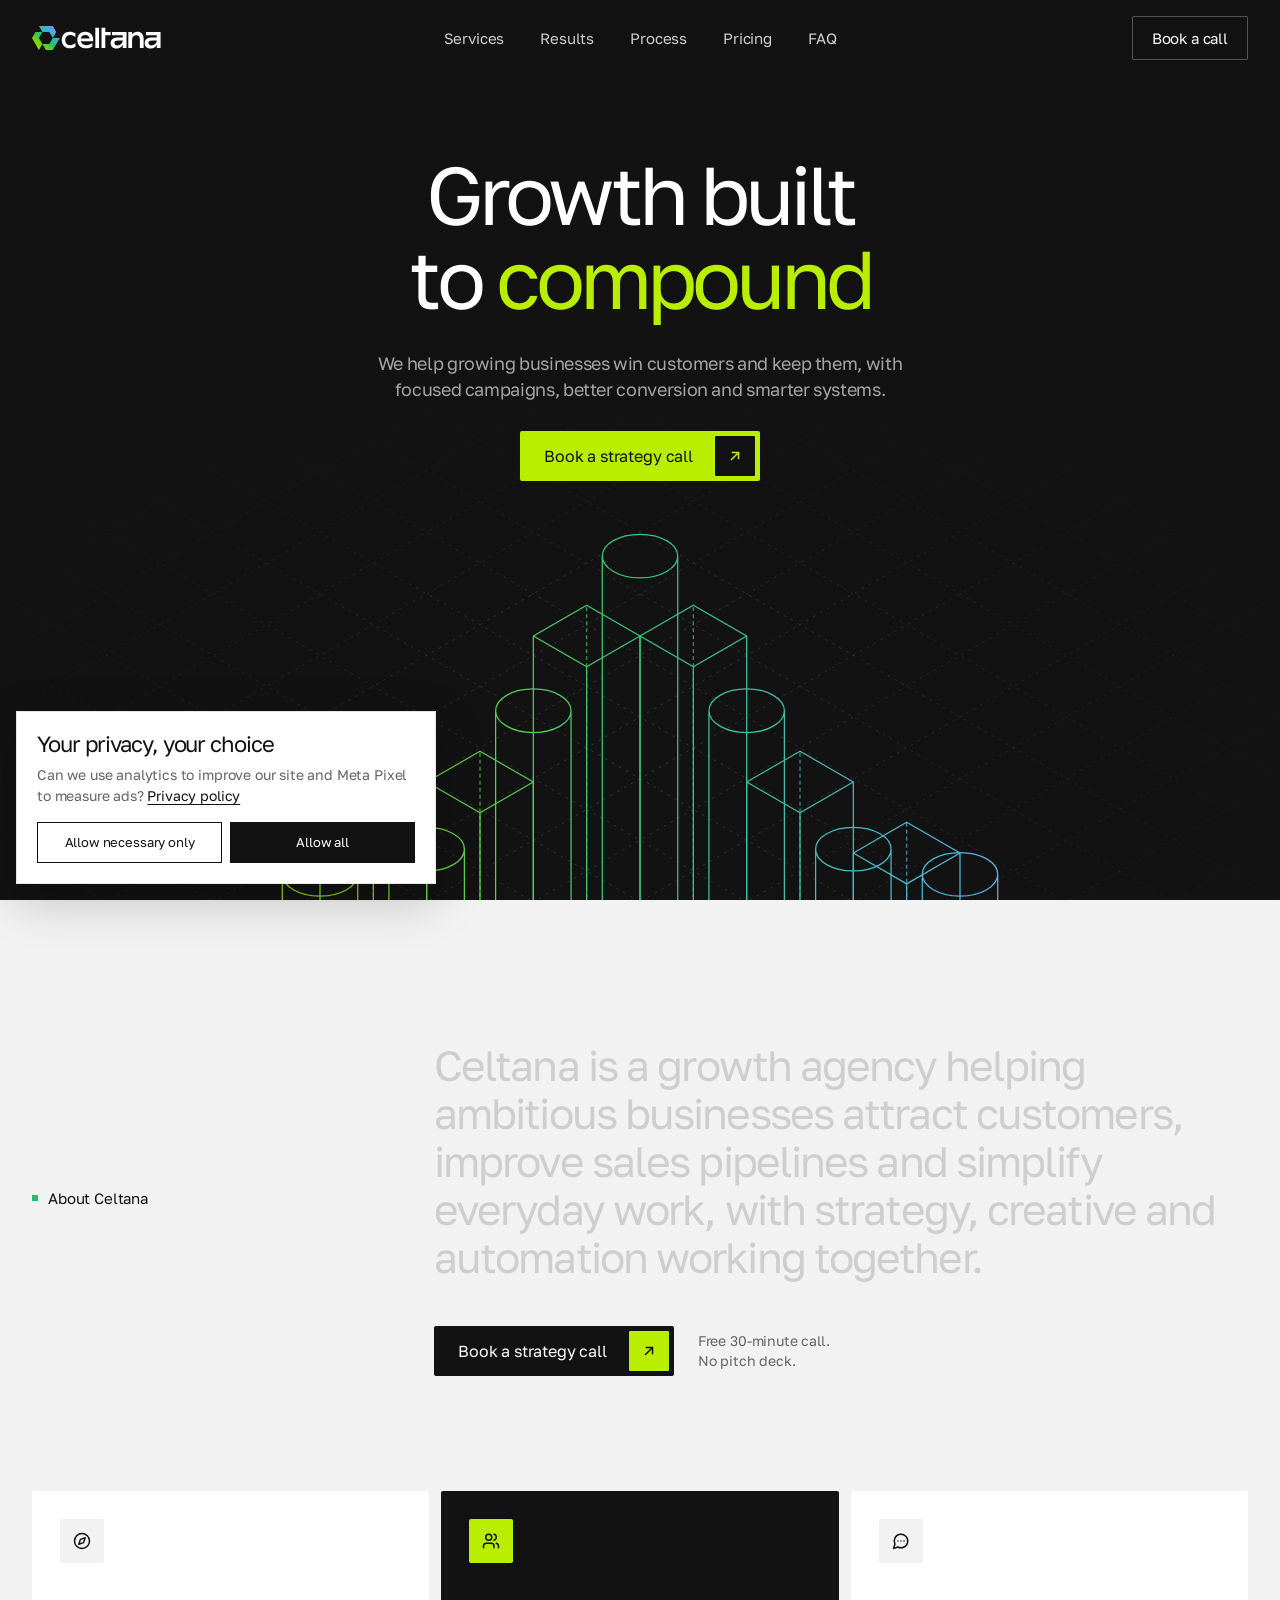
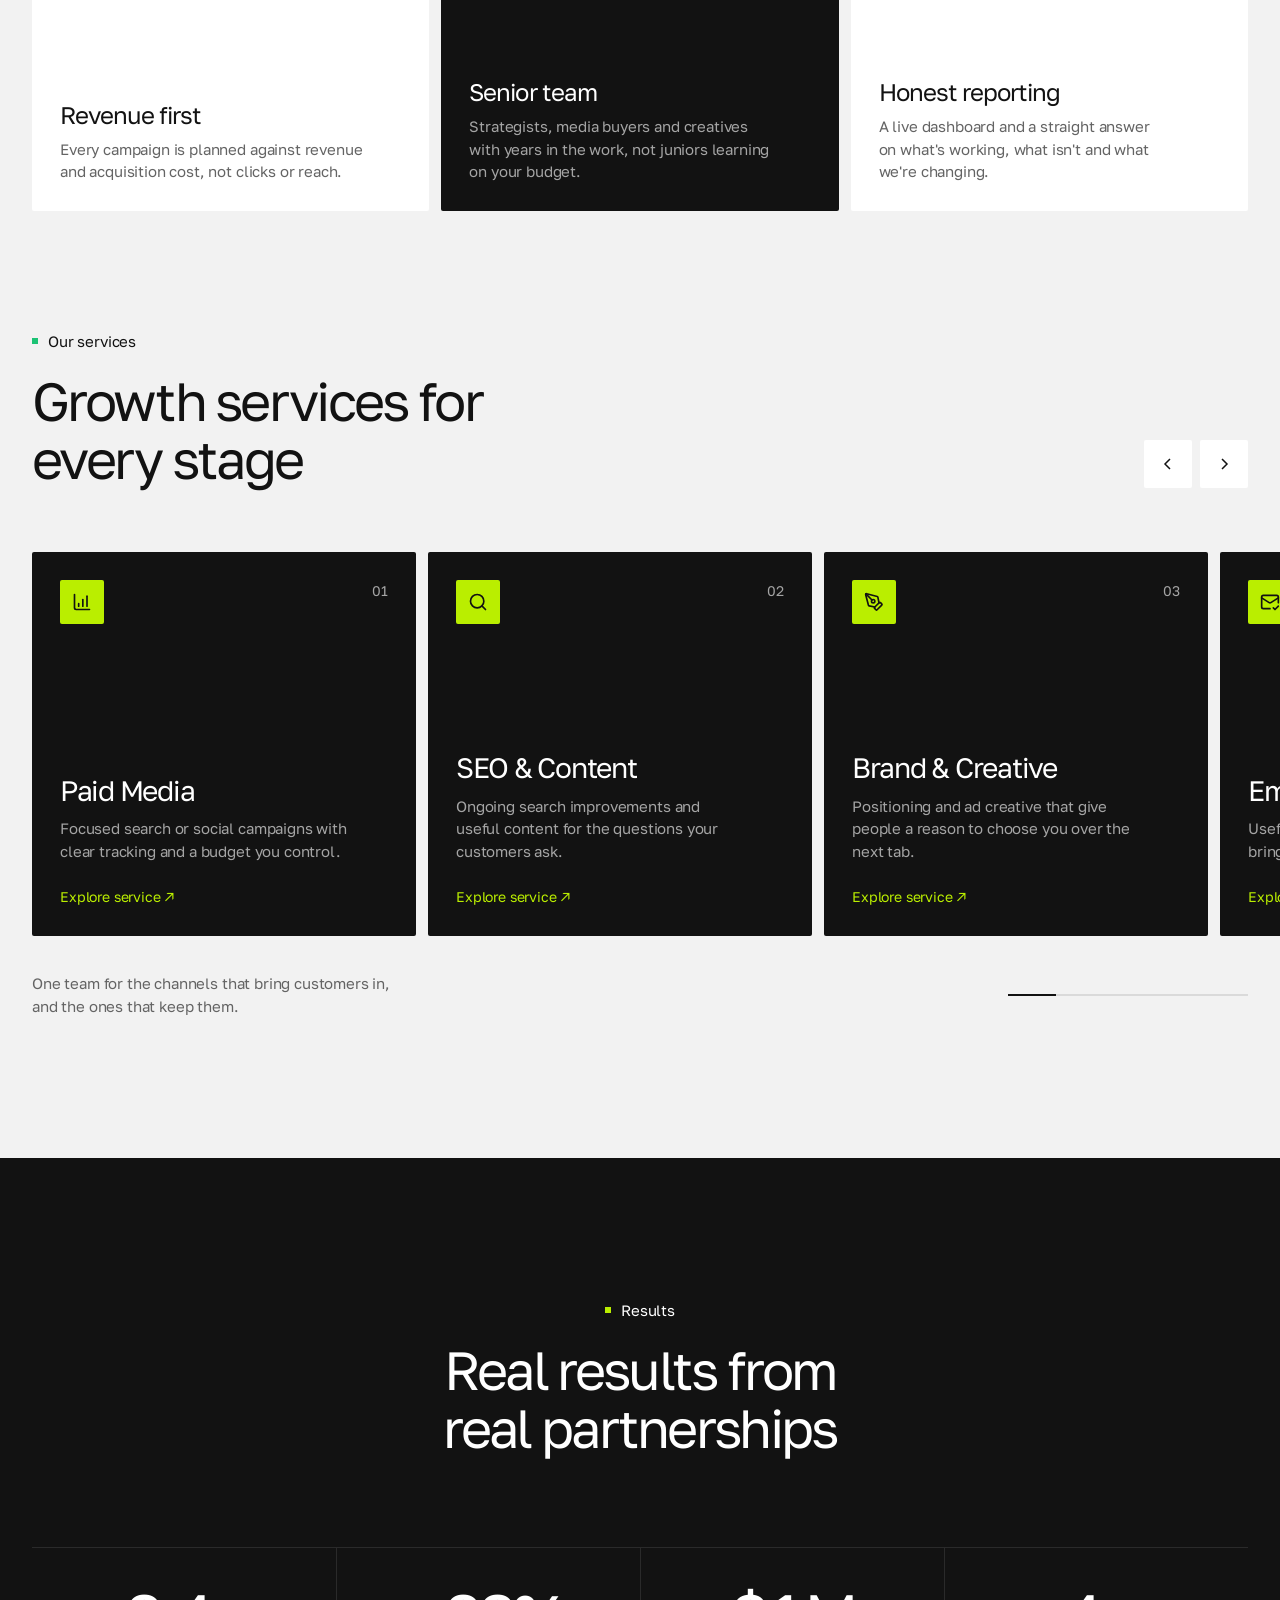
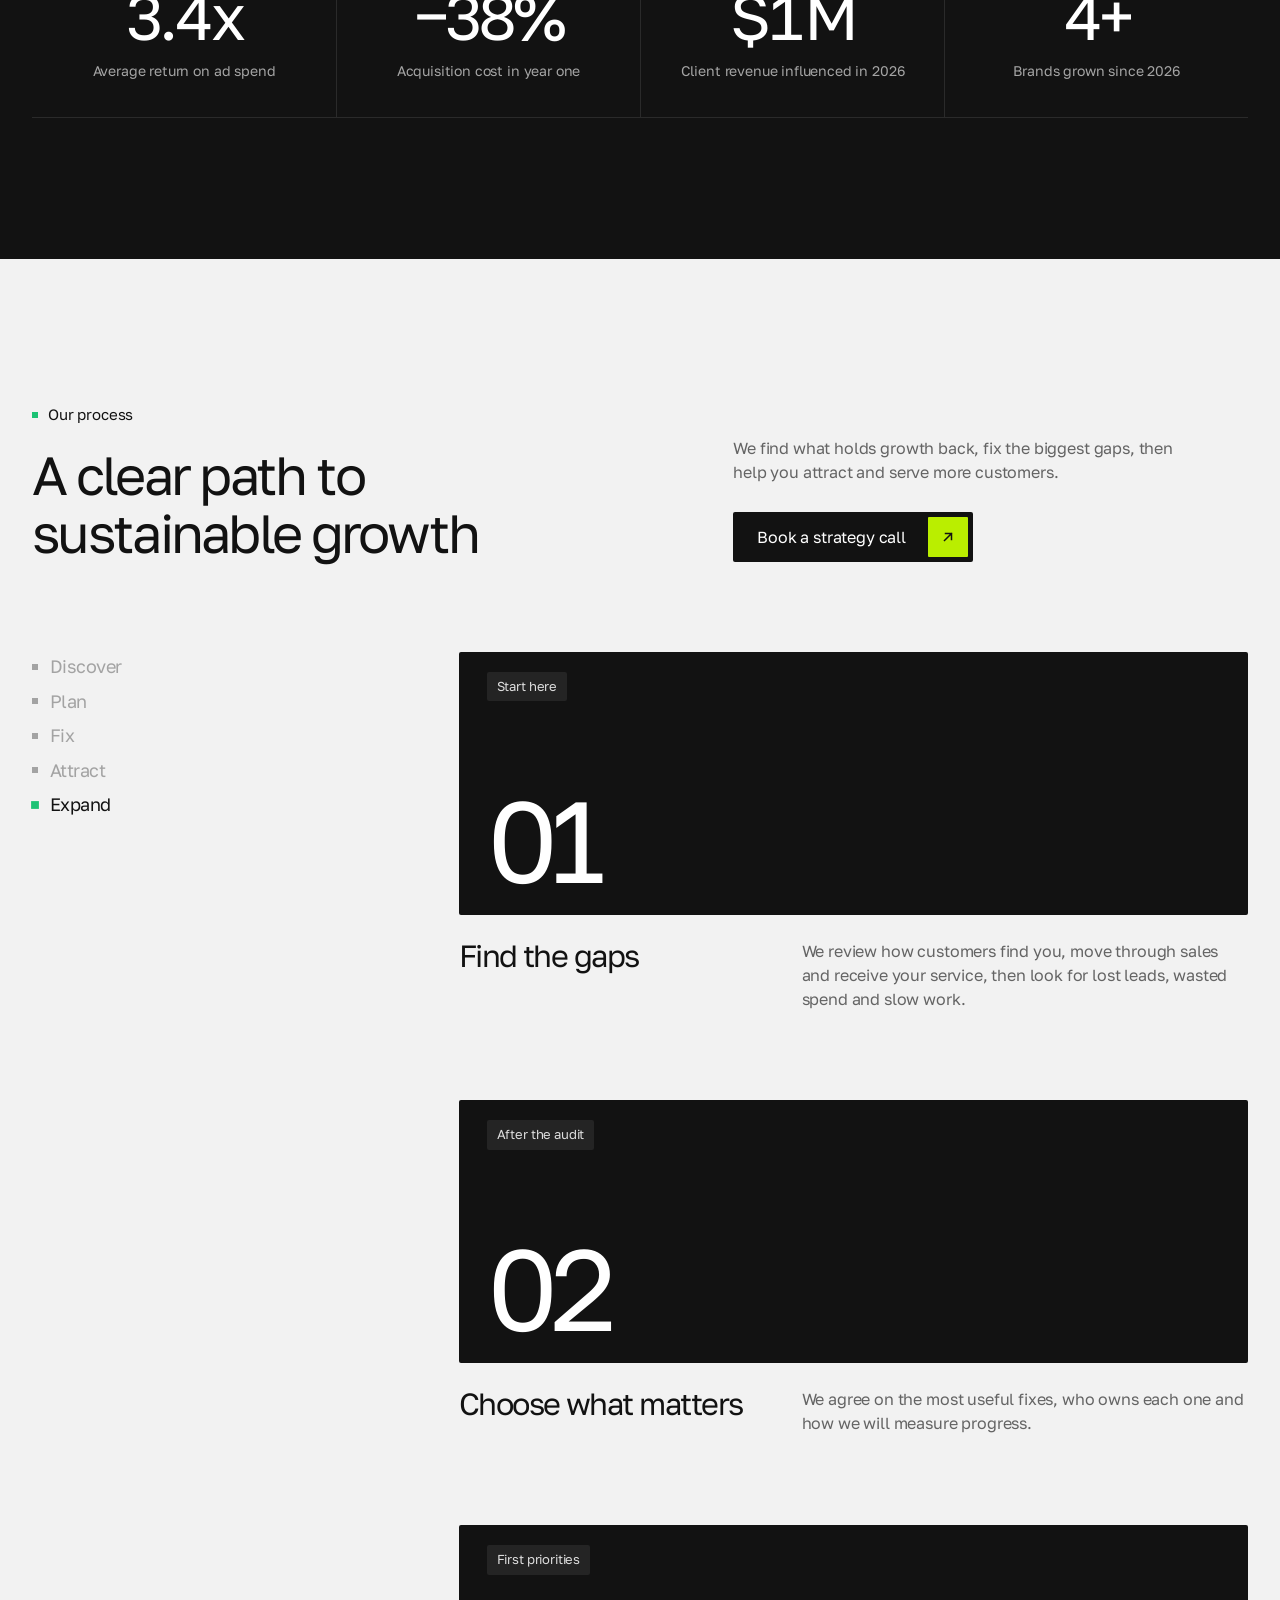
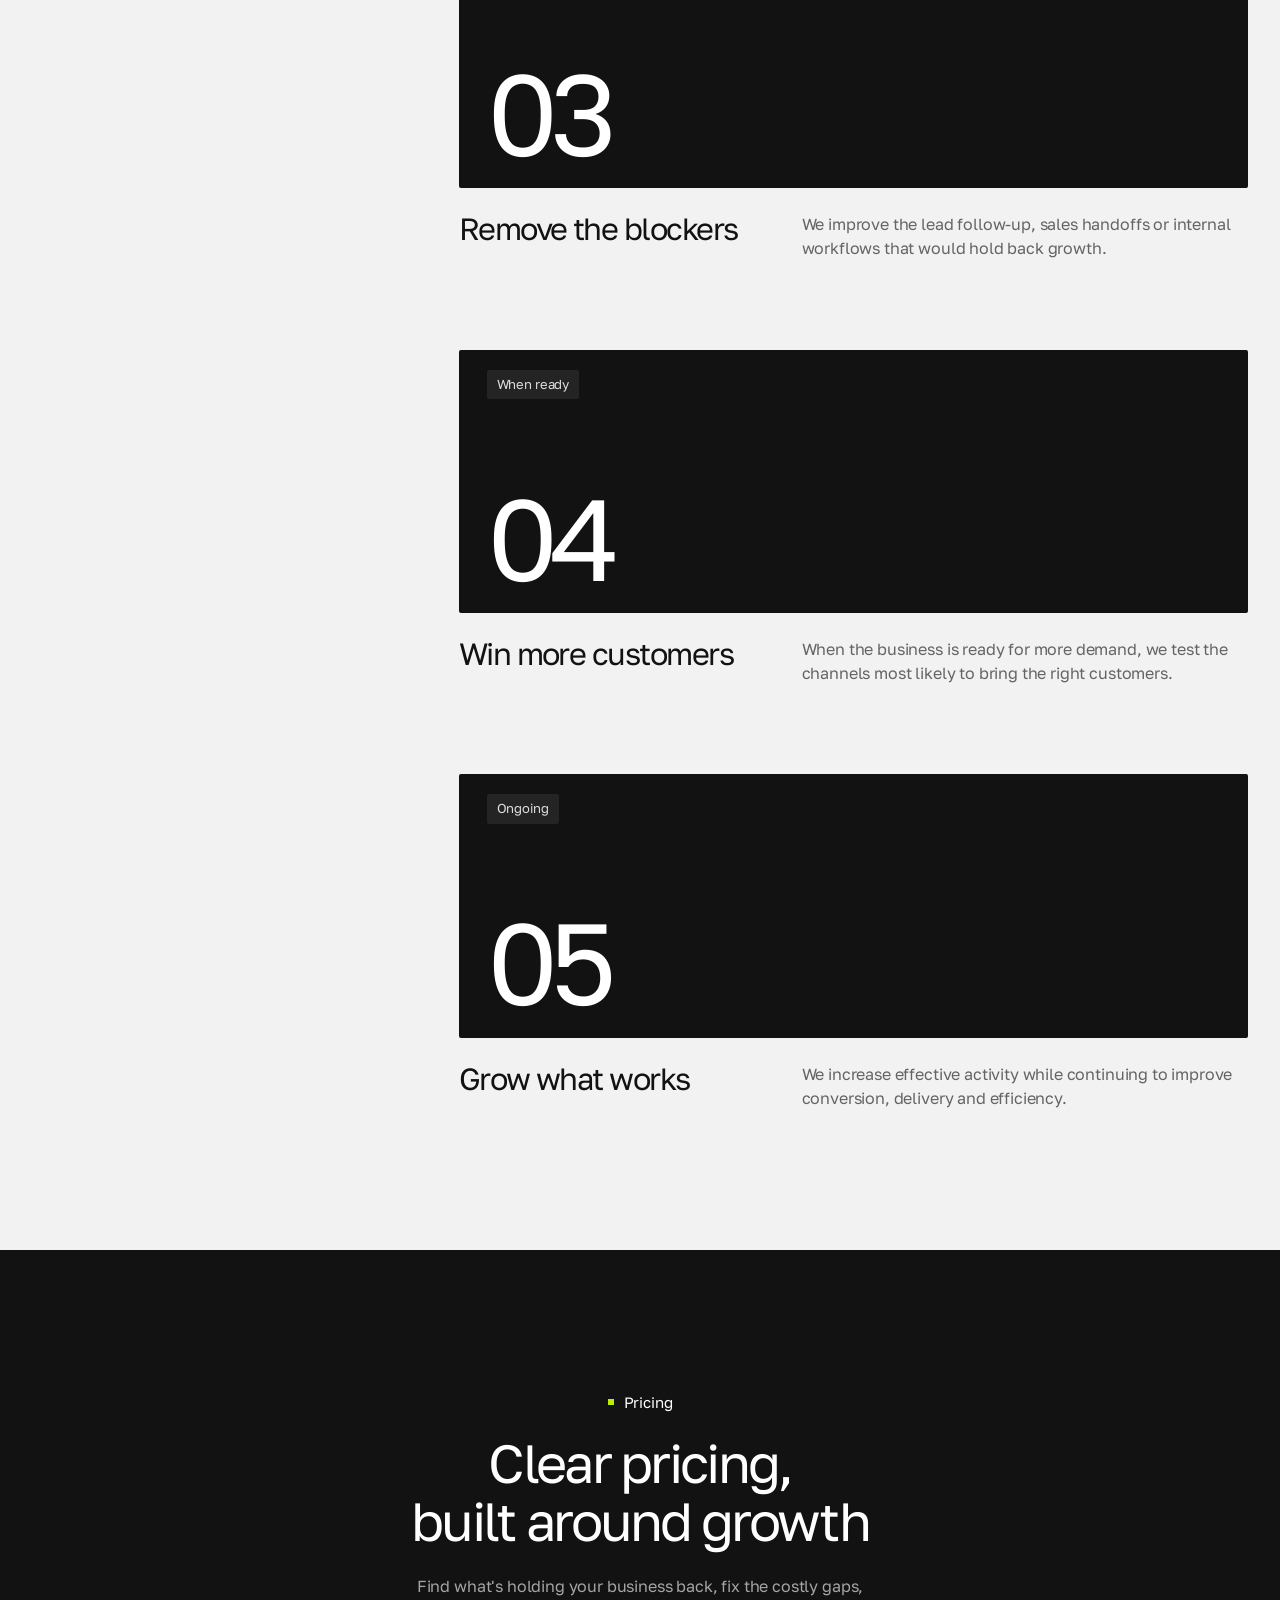
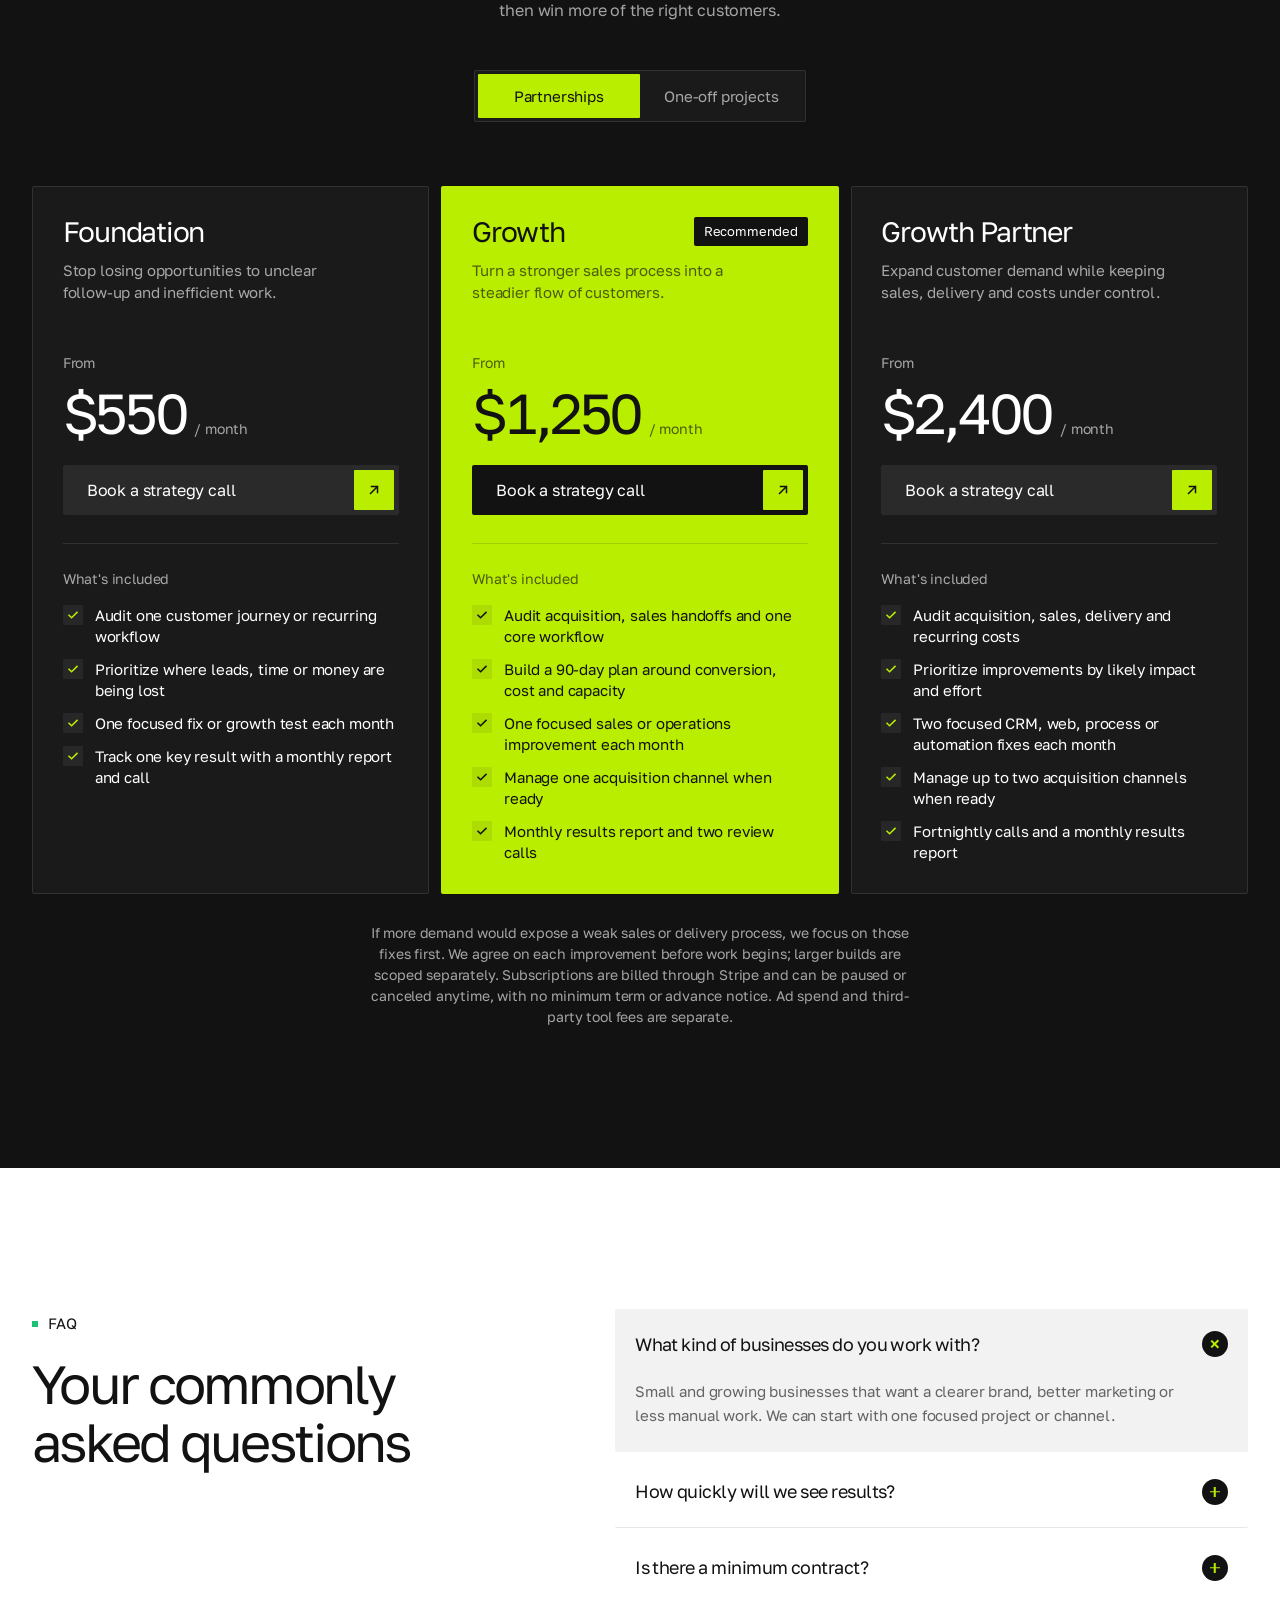
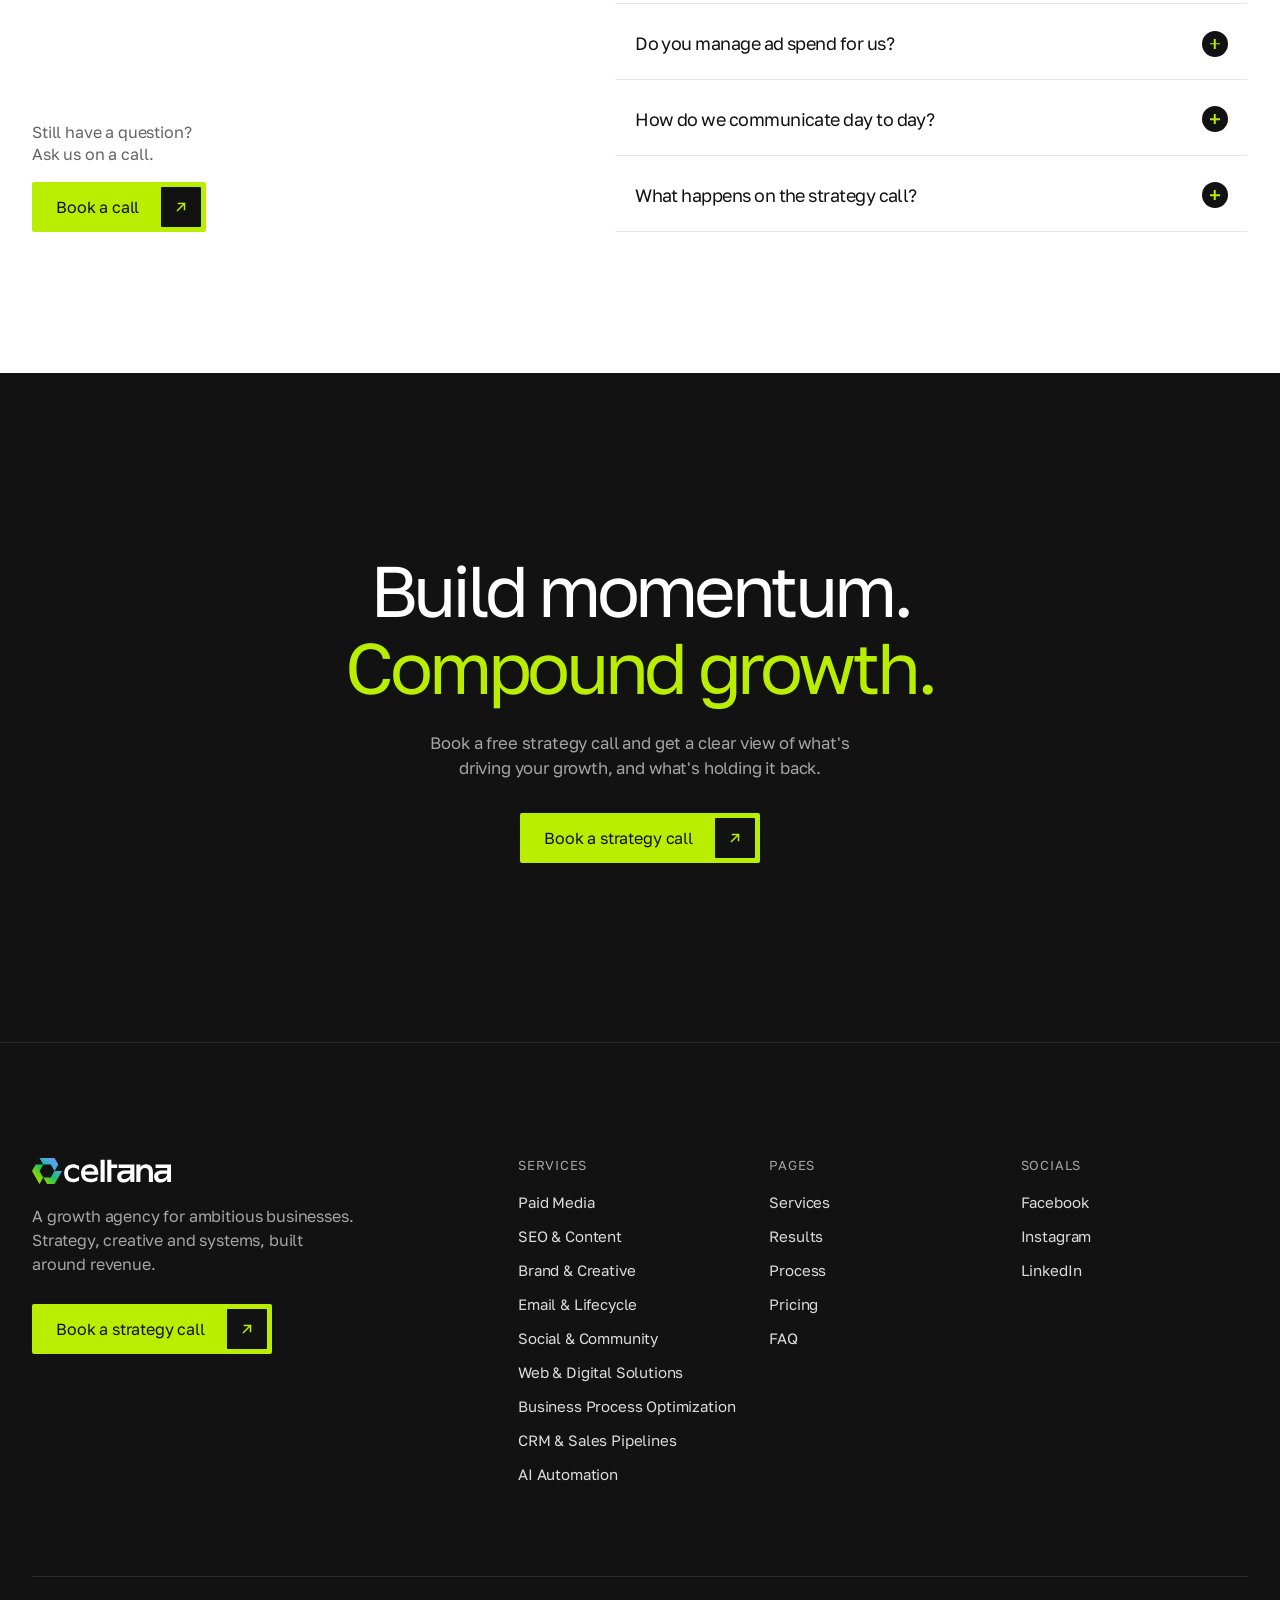
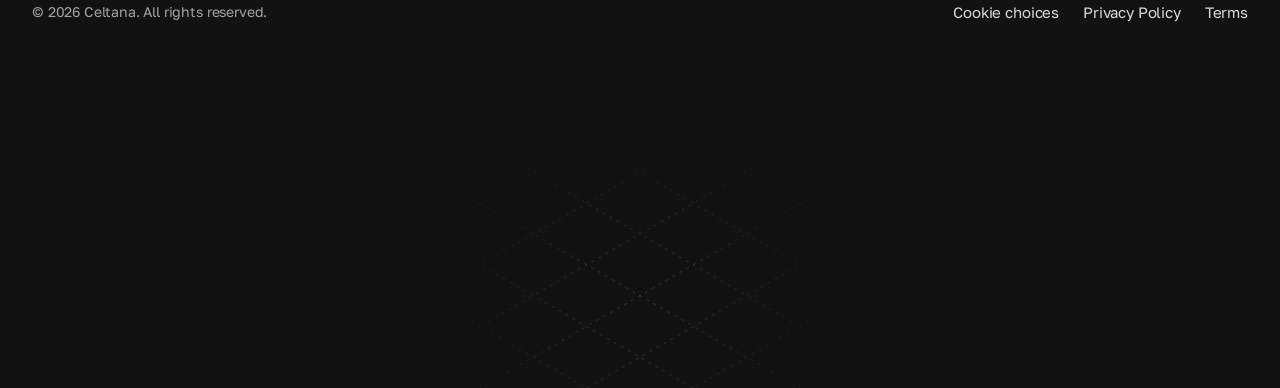
<file: index.html>
<!DOCTYPE html><html lang="en" class="no-js"><head><meta charset="utf-8"><meta name="viewport" content="width=device-width, initial-scale=1"><link rel="icon" type="image/svg+xml" href="/favicon.svg"><meta name="generator" content="Astro v7.4.13"><title>Celtana | Growth Strategy, Technology &amp; Creative</title><meta name="description" content="Celtana helps businesses grow smarter through growth strategy, marketing, process optimization, CRM, AI automation, web solutions, and brand creative."><link rel="canonical" href="https://www.celtana.io/"><meta property="og:type" content="website"><meta property="og:site_name" content="Celtana"><meta property="og:title" content="Celtana | Growth Strategy, Technology &amp; Creative"><meta property="og:description" content="Celtana helps businesses grow smarter through growth strategy, marketing, process optimization, CRM, AI automation, web solutions, and brand creative."><meta property="og:url" content="https://www.celtana.io/"><meta name="theme-color" content="#121212"><script>
      const consentKey = "celtana-consent";
      let started = {};
      function applyConsent(choices) {
        if (choices.analytics && !started.analytics) {
          started.analytics = true;
          document.dispatchEvent(new Event("celtana:analytics-consent"));
          window.dataLayer = window.dataLayer || [];
          window.gtag = function () { dataLayer.push(arguments); };
          gtag("js", new Date());
          gtag("config", "G-VMSF169Z6F");
          const tag = document.createElement("script");
          tag.async = true;
          tag.src = "https://www.googletagmanager.com/gtag/js?id=G-VMSF169Z6F";
          document.head.append(tag);
        }
        if (choices.marketing && !started.marketing) {
          started.marketing = true;
          // Meta Pixel Code: load only after marketing consent.
          !function(f,b,e,v,n,t,s){if(f.fbq)return;n=f.fbq=function(){n.callMethod?n.callMethod.apply(n,arguments):n.queue.push(arguments)};if(!f._fbq)f._fbq=n;n.push=n;n.loaded=!0;n.version="2.0";n.queue=[];t=b.createElement(e);t.async=!0;t.src=v;s=b.getElementsByTagName(e)[0];s.parentNode.insertBefore(t,s)}(window,document,"script","https://connect.facebook.net/en_US/fbevents.js");
          fbq("init", "1700839084925070");
          fbq("track", "PageView");
          if (location.pathname.startsWith("/services/") && location.pathname !== "/services/") fbq("track", "ViewContent");
        }
      }
      try { const saved = JSON.parse(localStorage.getItem(consentKey)); if (saved) applyConsent(saved); } catch (_) {}
      document.addEventListener("DOMContentLoaded", () => {
        const panel = document.querySelector("[data-consent]");
        if (!localStorage.getItem(consentKey)) panel.hidden = false;
        document.querySelector("[data-consent-open]").addEventListener("click", () => { panel.hidden = false; });
        panel.addEventListener("click", (event) => {
          const action = event.target.closest("[data-consent-action]")?.dataset.consentAction;
          if (!action) return;
          const choices = action === "all" ? { analytics: true, marketing: true } : { analytics: false, marketing: false };
          let previous;
          try { previous = JSON.parse(localStorage.getItem(consentKey)); } catch (_) {}
          localStorage.setItem(consentKey, JSON.stringify(choices));
          panel.hidden = true;
          if ((previous?.analytics && !choices.analytics) || (previous?.marketing && !choices.marketing)) {
            document.cookie.split(";").forEach((part) => {
              const name = part.trim().split("=")[0];
              if (/^(_ga|_fbp|_fbc)/.test(name)) document.cookie = name + "=; Max-Age=0; Path=/";
            });
            location.reload();
          } else applyConsent(choices);
        });
      });
    </script><script>(function(){const apiKey = "phc_oPhG6ijaEAtDqSktFjMzgSo6GkRa7Hy32LniMuphGLwL";
const apiHost = "https://us.i.posthog.com";

  function startPostHog() {
  !function(t,e){var o,n,p,r;e.__SV||(window.posthog=e,e._i=[],e.init=function(i,s,a){function g(t,e){var o=e.split(".");2==o.length&&(t=t[o[0]],e=o[1]),t[e]=function(){t.push([e].concat(Array.prototype.slice.call(arguments,0)))}}(p=t.createElement("script")).type="text/javascript",p.crossOrigin="anonymous",p.async=!0,p.src=s.api_host.replace(".i.posthog.com","-assets.i.posthog.com")+"/static/array.js",(r=t.getElementsByTagName("script")[0]).parentNode.insertBefore(p,r);var u=e;for(void 0!==a?u=e[a]=[]:a="posthog",u.people=u.people||[],Object.defineProperty(u,"toString",{configurable:!0,enumerable:!0,writable:!0,value:function(t){var e="posthog";return"posthog"!==a&&(e+="."+a),t||(e+=" (stub)"),e}}),Object.defineProperty(u.people,"toString",{configurable:!0,enumerable:!0,writable:!0,value:function(){return u.toString(1)+".people (stub)"}}),o="capture identify alias people.set people.set_once set_config register register_once unregister opt_out_capturing has_opted_out_capturing opt_in_capturing reset isFeatureEnabled onFeatureFlags getFeatureFlag getFeatureFlagPayload reloadFeatureFlags group updateEarlyAccessFeatureEnrollment getEarlyAccessFeatures getActiveMatchingSurveys getSurveys getNextSurveyStep onSessionId".split(" "),n=0;n<o.length;n++)g(u,o[n]);e._i.push([i,s,a])},e.__SV=1)}(document,window.posthog||[]);

  posthog.init(apiKey, {
    api_host: apiHost,
    defaults: "2026-08-30",
    cookieless_mode: "always",
    person_profiles: "never",
    autocapture: false,
    capture_pageview: true,
    disable_session_recording: true,
  });

  document.addEventListener("click", (event) => {
    const link = event.target instanceof Element && event.target.closest("[data-posthog-event]");
    if (link) posthog.capture(link.getAttribute("data-posthog-event"));
  });
  }
  document.addEventListener("celtana:analytics-consent", startPostHog, { once: true });
  try { if (JSON.parse(localStorage.getItem("celtana-consent"))?.analytics) startPostHog(); } catch (_) {}
})();</script><link rel="preconnect" href="https://fonts.googleapis.com"><link rel="preconnect" href="https://fonts.gstatic.com" crossorigin><link href="https://fonts.googleapis.com/css2?family=Golos+Text:wght@400;500&display=swap" rel="stylesheet"><script>document.documentElement.classList.remove("no-js");</script><link rel="stylesheet" href="/_astro/Footer.D3UJprCQ.css"><link rel="stylesheet" href="/_astro/index.C4So1NSG.css"><style>.cta[data-astro-cid-f3wvl5jl]{isolation:isolate;text-align:center;padding-block:clamp(120px,14vw,200px);position:relative;overflow:hidden}.inner[data-astro-cid-f3wvl5jl]{justify-items:center;gap:24px;display:grid}h2[data-astro-cid-f3wvl5jl]{letter-spacing:-.06em;max-width:14ch;font-size:clamp(40px,5.6vw,80px)}em[data-astro-cid-f3wvl5jl]{color:var(--accent);font-style:normal}p[data-astro-cid-f3wvl5jl]{color:var(--muted-on-dark);max-width:44ch;margin-bottom:8px;font-size:clamp(16px,1.3vw,18px)}
</style></head><body><header class="header" data-header data-astro-cid-kgevm5mn><div class="container inner" data-astro-cid-kgevm5mn><a href="/" class="brand" data-astro-cid-kgevm5mn><svg viewBox="0 0 958.89 179.00" role="img" aria-label="Celtana home" xmlns="http://www.w3.org/2000/svg"><defs><linearGradient id="cg-5lcq8x" x1="0" y1="1" x2="1" y2="0"><stop offset="0" stop-color="#BAEE00"></stop><stop offset=".25" stop-color="#7ED300"></stop><stop offset=".5" stop-color="#1CC274"></stop><stop offset=".7" stop-color="#3FAEDD"></stop><stop offset="1" stop-color="#A47DF7"></stop></linearGradient></defs><path fill="url(#cg-5lcq8x)" fill-rule="evenodd" d="M51.73 0.00L77.63 44.75L25.87 44.75L0.00 89.50L51.73 179.00L77.63 134.25L103.50 179.00L155.26 179.00L207.00 89.50L155.26 89.50L181.13 44.75L155.26 0.00L51.73 0.00ZM77.63 44.75L129.37 44.75L155.26 89.50L129.37 134.25L77.63 134.25L51.73 89.50L77.63 44.75Z"></path><path fill="currentColor" fill-rule="evenodd" d="M323.97 54.54L323.97 82.58C309.94 70.56 297.91 66.55 283.87 66.55C259.81 66.55 247.78 82.58 247.78 104.60C247.78 126.63 261.82 142.65 283.87 142.65C299.91 142.65 311.94 136.65 323.97 126.63L323.97 154.67C309.94 162.68 297.91 166.68 281.87 166.68C245.78 166.68 221.72 140.65 221.72 104.60C221.72 68.56 245.78 42.52 281.87 42.52C297.91 42.52 309.94 46.53 323.97 54.54Z M456.31 114.62L364.08 114.62C368.09 134.64 384.13 142.65 404.18 142.65C422.22 142.65 436.26 136.65 450.29 126.63L450.29 152.67C438.26 162.68 420.22 166.68 402.17 166.68C362.07 166.68 338.01 140.65 338.01 104.60C338.01 68.56 362.07 42.52 398.16 42.52C436.26 42.52 460.32 68.56 456.31 114.62ZM364.08 92.59L430.24 92.59C426.23 74.57 416.21 66.55 398.16 66.55C380.12 66.55 368.09 74.57 364.08 92.59Z M472.35 12.48L500.42 12.48L500.42 164.68L472.35 164.68L472.35 12.48Z M518.47 12.48L546.54 12.48L546.54 44.53L586.64 44.53L586.64 68.56L546.54 68.56L546.54 164.68L518.47 164.68L518.47 12.48Z M596.67 44.53L704.94 44.53L704.94 164.68L676.87 164.68L676.87 140.65C668.85 158.67 652.81 168.69 632.76 168.69C604.69 168.69 586.64 152.67 586.64 128.64C586.64 102.60 606.69 86.58 640.78 86.58L676.87 86.58L676.87 68.56L596.67 68.56L596.67 44.53ZM676.87 108.61L642.78 108.61C622.73 108.61 614.71 114.62 614.71 126.63C614.71 138.65 622.73 144.66 636.77 144.66C658.82 144.66 676.87 128.64 676.87 108.61Z M718.37 44.53L746.44 44.53L746.44 62.55C756.47 48.53 768.50 42.52 784.54 42.52C816.62 42.52 832.66 62.55 832.66 96.59L832.66 164.68L804.59 164.68L804.59 100.60C804.59 78.57 796.57 68.56 778.52 68.56C758.47 68.56 746.44 82.58 746.44 102.60L746.44 164.68L718.37 164.68L718.37 44.53Z M850.62 44.53L958.89 44.53L958.89 164.68L930.82 164.68L930.82 140.65C922.80 158.67 906.76 168.69 886.71 168.69C858.64 168.69 840.60 152.67 840.60 128.64C840.60 102.60 860.65 86.58 894.73 86.58L930.82 86.58L930.82 68.56L850.62 68.56L850.62 44.53ZM930.82 108.61L896.74 108.61C876.69 108.61 868.67 114.62 868.67 126.63C868.67 138.65 876.69 144.66 890.72 144.66C912.78 144.66 930.82 128.64 930.82 108.61Z"></path></svg></a><nav aria-label="Primary" data-astro-cid-kgevm5mn><ul data-astro-cid-kgevm5mn><li data-astro-cid-kgevm5mn><a href="/#services" data-astro-cid-kgevm5mn>Services</a></li><li data-astro-cid-kgevm5mn><a href="/#results" data-astro-cid-kgevm5mn>Results</a></li><li data-astro-cid-kgevm5mn><a href="/#process" data-astro-cid-kgevm5mn>Process</a></li><li data-astro-cid-kgevm5mn><a href="/#pricing" data-astro-cid-kgevm5mn>Pricing</a></li><li data-astro-cid-kgevm5mn><a href="/#faq" data-astro-cid-kgevm5mn>FAQ</a></li></ul></nav><div class="end" data-astro-cid-kgevm5mn><a class="btn btn-outline nav-cta" href="https://calendly.com/celtana/strategy-call" data-posthog-event="booking_link_clicked" target="_blank" rel="noopener"><span>Book a call</span></a><button class="menu-btn" type="button" aria-expanded="false" aria-controls="mobile-nav" aria-label="Open menu" data-astro-cid-kgevm5mn><span data-astro-cid-kgevm5mn></span><span data-astro-cid-kgevm5mn></span></button></div></div><div class="mobile-nav" id="mobile-nav" hidden data-astro-cid-kgevm5mn><ul data-astro-cid-kgevm5mn><li data-astro-cid-kgevm5mn><a href="/#services" data-astro-cid-kgevm5mn>Services</a></li><li data-astro-cid-kgevm5mn><a href="/#results" data-astro-cid-kgevm5mn>Results</a></li><li data-astro-cid-kgevm5mn><a href="/#process" data-astro-cid-kgevm5mn>Process</a></li><li data-astro-cid-kgevm5mn><a href="/#pricing" data-astro-cid-kgevm5mn>Pricing</a></li><li data-astro-cid-kgevm5mn><a href="/#faq" data-astro-cid-kgevm5mn>FAQ</a></li></ul></div></header><script type="module">var e=document.querySelector(`[data-header]`),t=document.querySelector(`.menu-btn`),n=document.getElementById(`mobile-nav`);if(e){let t=window.scrollY,r=()=>{let r=window.scrollY;e.classList.toggle(`is-scrolled`,r>24),e.classList.toggle(`is-hidden`,r>400&&r>t&&n?.hidden!==!1),t=r};r(),window.addEventListener(`scroll`,r,{passive:!0})}if(t&&n){let e=e=>{t.setAttribute(`aria-expanded`,String(e)),n.hidden=!e};t.addEventListener(`click`,()=>e(n.hidden)),n.querySelectorAll(`a`).forEach(t=>t.addEventListener(`click`,()=>e(!1)))}</script><main><section class="hero dark" id="top" data-astro-cid-yodha2z4><div class="figure" data-astro-cid-yodha2z4><div class="blocks-chart" aria-hidden="true" data-astro-cid-i5zgjwo4><canvas data-blocks-chart data-mode="w" data-astro-cid-i5zgjwo4></canvas></div><script type="module" src="/_astro/BlocksChart.astro_astro_type_script_index_0_lang.DUdlTAFC.js"></script></div><div class="container content" data-astro-cid-yodha2z4><h1 data-astro-cid-yodha2z4><span class="line" data-astro-cid-yodha2z4><span data-astro-cid-yodha2z4>Growth built</span></span><span class="line" data-astro-cid-yodha2z4><span data-astro-cid-yodha2z4>to <em data-astro-cid-yodha2z4>compound</em></span></span></h1><div class="intro" data-figure-avoid data-astro-cid-yodha2z4><p data-astro-cid-yodha2z4>We help growing businesses win customers and keep them, with focused campaigns, better conversion and smarter systems.</p><a class="btn" href="https://calendly.com/celtana/strategy-call" data-posthog-event="booking_link_clicked" target="_blank" rel="noopener"><span>Book a strategy call</span><span class="arrow" aria-hidden="true"><svg width="14" height="14" viewBox="0 0 14 14" fill="none"><path d="M3.5 10.5l7-7M4.5 3.5h6v6" stroke="currentColor" stroke-width="1.5" stroke-linecap="square"></path></svg><svg width="14" height="14" viewBox="0 0 14 14" fill="none"><path d="M3.5 10.5l7-7M4.5 3.5h6v6" stroke="currentColor" stroke-width="1.5" stroke-linecap="square"></path></svg></span></a></div></div></section><section class="section about" id="about" data-astro-cid-5gtlsymu><div class="container" data-astro-cid-5gtlsymu><h2 class="sr-only" data-astro-cid-5gtlsymu>About Celtana</h2><div class="statement" data-astro-cid-5gtlsymu><span class="label" data-reveal data-astro-cid-5gtlsymu>About Celtana</span><div data-astro-cid-5gtlsymu><p class="big" data-words data-astro-cid-5gtlsymu><span data-astro-cid-5gtlsymu>Celtana </span><span data-astro-cid-5gtlsymu>is </span><span data-astro-cid-5gtlsymu>a </span><span data-astro-cid-5gtlsymu>growth </span><span data-astro-cid-5gtlsymu>agency </span><span data-astro-cid-5gtlsymu>helping </span><span data-astro-cid-5gtlsymu>ambitious </span><span data-astro-cid-5gtlsymu>businesses </span><span data-astro-cid-5gtlsymu>attract </span><span data-astro-cid-5gtlsymu>customers, </span><span data-astro-cid-5gtlsymu>improve </span><span data-astro-cid-5gtlsymu>sales </span><span data-astro-cid-5gtlsymu>pipelines </span><span data-astro-cid-5gtlsymu>and </span><span data-astro-cid-5gtlsymu>simplify </span><span data-astro-cid-5gtlsymu>everyday </span><span data-astro-cid-5gtlsymu>work, </span><span data-astro-cid-5gtlsymu>with </span><span data-astro-cid-5gtlsymu>strategy, </span><span data-astro-cid-5gtlsymu>creative </span><span data-astro-cid-5gtlsymu>and </span><span data-astro-cid-5gtlsymu>automation </span><span data-astro-cid-5gtlsymu>working </span><span data-astro-cid-5gtlsymu>together. </span></p><div class="row" data-reveal data-astro-cid-5gtlsymu><a class="btn btn-dark" href="https://calendly.com/celtana/strategy-call" data-posthog-event="booking_link_clicked" target="_blank" rel="noopener"><span>Book a strategy call</span><span class="arrow" aria-hidden="true"><svg width="14" height="14" viewBox="0 0 14 14" fill="none"><path d="M3.5 10.5l7-7M4.5 3.5h6v6" stroke="currentColor" stroke-width="1.5" stroke-linecap="square"></path></svg><svg width="14" height="14" viewBox="0 0 14 14" fill="none"><path d="M3.5 10.5l7-7M4.5 3.5h6v6" stroke="currentColor" stroke-width="1.5" stroke-linecap="square"></path></svg></span></a><span class="note" data-astro-cid-5gtlsymu>Free 30-minute call.<br data-astro-cid-5gtlsymu>No pitch deck.</span></div></div></div><div class="pillars" data-astro-cid-5gtlsymu><article class="pillar" data-icon-trigger data-reveal style="--d:0s" data-astro-cid-5gtlsymu><span class="icon" data-astro-cid-5gtlsymu><style>astro-island,astro-slot,astro-static-slot{display:contents}</style><script>(function(){let e=(e,t,n)=>{let r=async()=>{await(await e())()},i=typeof t.value==`object`?t.value:void 0,a={rootMargin:i==null?void 0:i.rootMargin},o=new IntersectionObserver(e=>{for(let t of e)if(t.isIntersecting){o.disconnect(),r();break}},a);for(let e of n.children)o.observe(e)};(self.Astro||(self.Astro={})).visible=e,window.dispatchEvent(new Event(`astro:visible`))})();</script><script>(function(){function e(t){"@babel/helpers - typeof";return e=typeof Symbol==`function`&&typeof Symbol.iterator==`symbol`?function(e){return typeof e}:function(e){return e&&typeof Symbol==`function`&&e.constructor===Symbol&&e!==Symbol.prototype?`symbol`:typeof e},e(t)}function t(t,n){if(e(t)!=`object`||!t)return t;var r;if(typeof Symbol<`u`&&(r=t[Symbol.toPrimitive])!==void 0){var i=r.call(t,n||`default`);if(e(i)!=`object`)return i;throw TypeError(`@@toPrimitive must return a primitive value.`)}return(n===`string`?String:Number)(t)}function n(n){var r=t(n,`string`);return e(r)==`symbol`?r:r+``}function r(e,t,r){return(t=n(t))in e?Object.defineProperty(e,t,{value:r,enumerable:!0,configurable:!0,writable:!0}):e[t]=r,e}let i=/* @__PURE__ */ new Set([`__proto__`,`constructor`,`prototype`]);{let e={0:e=>a(e),1:e=>n(e),2:e=>new RegExp(e),3:e=>new Date(e),4:e=>new Map(n(e)),5:e=>new Set(n(e)),6:e=>BigInt(e),7:e=>new URL(e),8:e=>new Uint8Array(e),9:e=>new Uint16Array(e),10:e=>new Uint32Array(e),11:e=>1/0*e},t=t=>{let[n,r]=t;return n in e?e[n](r):void 0},n=e=>e.map(t),a=e=>typeof e!=`object`||!e?e:Object.fromEntries(Object.entries(e).map(([e,n])=>[e,t(n)]));class o extends HTMLElement{constructor(...e){super(...e),r(this,`Component`,void 0),r(this,`hydrator`,void 0),r(this,`hydrate`,async()=>{var e;if(!this.hydrator||!this.isConnected)return;let t=(e=this.parentElement)==null?void 0:e.closest(`astro-island[ssr]`);if(t){t.addEventListener(`astro:hydrate`,this.hydrate,{once:!0});return}let n=this.querySelectorAll(`astro-slot`),r={},i=this.querySelectorAll(`template[data-astro-template]`);for(let e of i){let t=e.closest(this.tagName);t!=null&&t.isSameNode(this)&&(r[e.getAttribute(`data-astro-template`)||`default`]=e.innerHTML,e.remove())}for(let e of n){let t=e.closest(this.tagName);t!=null&&t.isSameNode(this)&&(r[e.getAttribute(`name`)||`default`]=e.innerHTML)}let o;try{o=this.hasAttribute(`props`)?a(JSON.parse(this.getAttribute(`props`))):{}}catch(e){let t=this.getAttribute(`component-url`)||`<unknown>`,n=this.getAttribute(`component-export`);throw n&&(t+=` (export ${n})`),console.error(`[hydrate] Error parsing props for component ${t}`,this.getAttribute(`props`),e),e}await this.hydrator(this)(this.Component,o,r,{client:this.getAttribute(`client`)}),this.removeAttribute(`ssr`),this.dispatchEvent(new CustomEvent(`astro:hydrate`))}),r(this,`unmount`,()=>{this.isConnected||this.dispatchEvent(new CustomEvent(`astro:unmount`))})}disconnectedCallback(){document.removeEventListener(`astro:after-swap`,this.unmount),document.addEventListener(`astro:after-swap`,this.unmount,{once:!0})}connectedCallback(){if(!this.hasAttribute(`await-children`)||document.readyState===`interactive`||document.readyState===`complete`)this.childrenConnectedCallback();else{let e=()=>{document.removeEventListener(`DOMContentLoaded`,e),t.disconnect(),this.childrenConnectedCallback()},t=new MutationObserver(()=>{var t;((t=this.lastChild)==null?void 0:t.nodeType)===Node.COMMENT_NODE&&this.lastChild.nodeValue===`astro:end`&&(this.lastChild.remove(),e())});t.observe(this,{childList:!0}),document.addEventListener(`DOMContentLoaded`,e)}}async childrenConnectedCallback(){let e=this.getAttribute(`before-hydration-url`);e&&await import(e),this.start()}getRetryImportUrl(e){let t=new URL(e,document.baseURI);return t.searchParams.set(`astro-retry`,Date.now().toString()),t.toString()}async importWithRetry(e){try{return await import(e)}catch(t){return await new Promise(e=>setTimeout(e,1e3)),import(this.getRetryImportUrl(e))}}handleHydrationError(e){let t=this.getAttribute(`component-url`),n=new CustomEvent(`astro:hydration-error`,{cancelable:!0,bubbles:!0,composed:!0,detail:{error:e,componentUrl:t}});this.dispatchEvent(n)&&console.error(`[astro-island] Error hydrating ${t}`,e)}async start(){let e=JSON.parse(this.getAttribute(`opts`)),t=this.getAttribute(`client`);if(Astro[t]===void 0)window.addEventListener(`astro:${t}`,()=>this.start(),{once:!0});else try{await Astro[t](async()=>{let e=this.getAttribute(`renderer-url`);try{let[t,{default:n}]=await Promise.all([this.importWithRetry(this.getAttribute(`component-url`)),e?this.importWithRetry(e):Promise.resolve({default:()=>()=>{}})]),r=this.getAttribute(`component-export`)||`default`;if(r.includes(`.`)){this.Component=t;for(let e of r.split(`.`)){if(i.has(e)||!this.Component||typeof this.Component!=`object`&&typeof this.Component!=`function`||!Object.hasOwn(this.Component,e))throw Error(`Invalid component export path: ${r}`);this.Component=this.Component[e]}}else{if(i.has(r))throw Error(`Invalid component export path: ${r}`);this.Component=t[r]}return this.hydrator=n,this.hydrate}catch(e){return this.handleHydrationError(e),()=>{}}},e,this)}catch(e){this.handleHydrationError(e)}}attributeChangedCallback(){this.hydrate()}}r(o,`observedAttributes`,[`props`]),customElements.get(`astro-island`)||customElements.define(`astro-island`,o)}})();</script><astro-island uid="alavS" prefix="r18" component-url="/_astro/AnimatedIcon.DIKTA9oH.js" component-export="default" renderer-url="/_astro/client.OzTcoKK0.js" props="{&quot;name&quot;:[0,&quot;compass&quot;],&quot;size&quot;:[0,18],&quot;data-astro-cid-5gtlsymu&quot;:[0,true]}" ssr client="visible" opts="{&quot;name&quot;:&quot;AnimatedIcon&quot;,&quot;value&quot;:true}" await-children><span aria-hidden="true" style="display:inline-flex"><div class="" style="display:inline-flex"><svg fill="none" height="18" stroke="currentColor" stroke-linecap="round" stroke-linejoin="round" stroke-width="2" viewBox="0 0 24 24" width="18" xmlns="http://www.w3.org/2000/svg"><circle cx="12" cy="12" r="10"></circle><polygon points="16.24 7.76 14.12 14.12 7.76 16.24 9.88 9.88 16.24 7.76"></polygon></svg></div></span><!--astro:end--></astro-island></span><div data-astro-cid-5gtlsymu><h3 data-astro-cid-5gtlsymu>Revenue first</h3><p data-astro-cid-5gtlsymu>Every campaign is planned against revenue and acquisition cost, not clicks or reach.</p></div></article><article class="pillar feature" data-icon-trigger data-reveal style="--d:0.08s" data-astro-cid-5gtlsymu><span class="icon" data-astro-cid-5gtlsymu><astro-island uid="ZDtPBd" prefix="r19" component-url="/_astro/AnimatedIcon.DIKTA9oH.js" component-export="default" renderer-url="/_astro/client.OzTcoKK0.js" props="{&quot;name&quot;:[0,&quot;users&quot;],&quot;size&quot;:[0,18],&quot;data-astro-cid-5gtlsymu&quot;:[0,true]}" ssr client="visible" opts="{&quot;name&quot;:&quot;AnimatedIcon&quot;,&quot;value&quot;:true}" await-children><span aria-hidden="true" style="display:inline-flex"><div class="" style="display:inline-flex"><svg fill="none" height="18" stroke="currentColor" stroke-linecap="round" stroke-linejoin="round" stroke-width="2" viewBox="0 0 24 24" width="18" xmlns="http://www.w3.org/2000/svg"><path d="M16 21v-2a4 4 0 0 0-4-4H6a4 4 0 0 0-4 4v2"></path><circle cx="9" cy="7" r="4"></circle><path d="M22 21v-2a4 4 0 0 0-3-3.87"></path><path d="M16 3.13a4 4 0 0 1 0 7.75"></path></svg></div></span><!--astro:end--></astro-island></span><div data-astro-cid-5gtlsymu><h3 data-astro-cid-5gtlsymu>Senior team</h3><p data-astro-cid-5gtlsymu>Strategists, media buyers and creatives with years in the work, not juniors learning on your budget.</p></div></article><article class="pillar" data-icon-trigger data-reveal style="--d:0.16s" data-astro-cid-5gtlsymu><span class="icon" data-astro-cid-5gtlsymu><astro-island uid="cDyqT" prefix="r20" component-url="/_astro/AnimatedIcon.DIKTA9oH.js" component-export="default" renderer-url="/_astro/client.OzTcoKK0.js" props="{&quot;name&quot;:[0,&quot;message-circle-more&quot;],&quot;size&quot;:[0,18],&quot;data-astro-cid-5gtlsymu&quot;:[0,true]}" ssr client="visible" opts="{&quot;name&quot;:&quot;AnimatedIcon&quot;,&quot;value&quot;:true}" await-children><span aria-hidden="true" style="display:inline-flex"><div class="" style="display:inline-flex"><svg fill="none" height="18" stroke="currentColor" stroke-linecap="round" stroke-linejoin="round" stroke-width="2" viewBox="0 0 24 24" width="18" xmlns="http://www.w3.org/2000/svg"><path d="M7.9 20A9 9 0 1 0 4 16.1L2 22Z"></path><path d="M8 12h.01"></path><path d="M12 12h.01"></path><path d="M16 12h.01"></path></svg></div></span><!--astro:end--></astro-island></span><div data-astro-cid-5gtlsymu><h3 data-astro-cid-5gtlsymu>Honest reporting</h3><p data-astro-cid-5gtlsymu>A live dashboard and a straight answer on what&#39;s working, what isn&#39;t and what we&#39;re changing.</p></div></article></div></div></section><script type="module">document.querySelectorAll(`[data-words]`).forEach(e=>{let t=[...e.querySelectorAll(`span`)],n=!1,r=()=>{n=!1;let r=e.getBoundingClientRect(),i=window.innerHeight,a=i*.85,o=i*.35,s=Math.min(1,Math.max(0,(a-r.top)/(a-o+r.height*.6))),c=Math.round(s*t.length);t.forEach((e,t)=>e.classList.toggle(`on`,t<c))},i=()=>{n||(n=!0,requestAnimationFrame(r))};window.addEventListener(`scroll`,i,{passive:!0}),window.addEventListener(`resize`,i),r()});</script><section class="section services" id="services" data-astro-cid-j2lavqje><div class="container" data-astro-cid-j2lavqje><div class="head" data-astro-cid-j2lavqje><div data-reveal data-astro-cid-j2lavqje><span class="label" data-astro-cid-j2lavqje>Our services</span><h2 class="h2" data-astro-cid-j2lavqje>Growth services for<br data-astro-cid-j2lavqje>every stage</h2></div><div class="controls" data-reveal style="--d:.1s" data-astro-cid-j2lavqje><button type="button" class="nav-btn" data-prev aria-label="Previous service" data-astro-cid-j2lavqje><svg width="16" height="16" viewBox="0 0 16 16" fill="none" data-astro-cid-j2lavqje><path d="M10 3L5 8l5 5" stroke="currentColor" stroke-width="1.5" data-astro-cid-j2lavqje></path></svg></button><button type="button" class="nav-btn" data-next aria-label="Next service" data-astro-cid-j2lavqje><svg width="16" height="16" viewBox="0 0 16 16" fill="none" data-astro-cid-j2lavqje><path d="M6 3l5 5-5 5" stroke="currentColor" stroke-width="1.5" data-astro-cid-j2lavqje></path></svg></button></div></div></div><div class="viewport" data-carousel data-astro-cid-j2lavqje><ul class="track" data-astro-cid-j2lavqje><li class="card" data-icon-trigger data-reveal style="--d:0s" data-astro-cid-j2lavqje><a class="card-link" href="/services/paid-media/" aria-label="Explore Paid Media" data-astro-cid-j2lavqje><div class="card-top" data-astro-cid-j2lavqje><span class="icon" data-astro-cid-j2lavqje><astro-island uid="1YB6r1" prefix="r21" component-url="/_astro/AnimatedIcon.DIKTA9oH.js" component-export="default" renderer-url="/_astro/client.OzTcoKK0.js" props="{&quot;name&quot;:[0,&quot;chart-column-increasing&quot;],&quot;size&quot;:[0,20],&quot;data-astro-cid-j2lavqje&quot;:[0,true]}" ssr client="visible" opts="{&quot;name&quot;:&quot;AnimatedIcon&quot;,&quot;value&quot;:true}" await-children><span aria-hidden="true" style="display:inline-flex"><div class="" style="display:inline-flex"><svg fill="none" height="20" stroke="currentColor" stroke-linecap="round" stroke-linejoin="round" stroke-width="2" viewBox="0 0 24 24" width="20" xmlns="http://www.w3.org/2000/svg"><path d="M13 17V9" pathLength="1" stroke-dashoffset="0" stroke-dasharray="1 1" style="opacity:1"></path><path d="M18 17V5" pathLength="1" stroke-dashoffset="0" stroke-dasharray="1 1" style="opacity:1"></path><path d="M3 3v16a2 2 0 0 0 2 2h16"></path><path d="M8 17v-3" pathLength="1" stroke-dashoffset="0" stroke-dasharray="1 1" style="opacity:1"></path></svg></div></span><!--astro:end--></astro-island></span><span class="num" data-astro-cid-j2lavqje>01</span></div><div class="card-text" data-astro-cid-j2lavqje><h3 data-astro-cid-j2lavqje>Paid Media</h3><p data-astro-cid-j2lavqje>Focused search or social campaigns with clear tracking and a budget you control.</p><span class="explore" data-astro-cid-j2lavqje>Explore service ↗</span></div></a></li><li class="card" data-icon-trigger data-reveal style="--d:0.08s" data-astro-cid-j2lavqje><a class="card-link" href="/services/seo-content/" aria-label="Explore SEO &amp; Content" data-astro-cid-j2lavqje><div class="card-top" data-astro-cid-j2lavqje><span class="icon" data-astro-cid-j2lavqje><astro-island uid="Z2mhmA3" prefix="r22" component-url="/_astro/AnimatedIcon.DIKTA9oH.js" component-export="default" renderer-url="/_astro/client.OzTcoKK0.js" props="{&quot;name&quot;:[0,&quot;search&quot;],&quot;size&quot;:[0,20],&quot;data-astro-cid-j2lavqje&quot;:[0,true]}" ssr client="visible" opts="{&quot;name&quot;:&quot;AnimatedIcon&quot;,&quot;value&quot;:true}" await-children><span aria-hidden="true" style="display:inline-flex"><div class="" style="display:inline-flex"><svg fill="none" height="20" stroke="currentColor" stroke-linecap="round" stroke-linejoin="round" stroke-width="2" viewBox="0 0 24 24" width="20" xmlns="http://www.w3.org/2000/svg"><circle cx="11" cy="11" r="8"></circle><path d="m21 21-4.3-4.3"></path></svg></div></span><!--astro:end--></astro-island></span><span class="num" data-astro-cid-j2lavqje>02</span></div><div class="card-text" data-astro-cid-j2lavqje><h3 data-astro-cid-j2lavqje>SEO &amp; Content</h3><p data-astro-cid-j2lavqje>Ongoing search improvements and useful content for the questions your customers ask.</p><span class="explore" data-astro-cid-j2lavqje>Explore service ↗</span></div></a></li><li class="card" data-icon-trigger data-reveal style="--d:0.16s" data-astro-cid-j2lavqje><a class="card-link" href="/services/brand-creative/" aria-label="Explore Brand &amp; Creative" data-astro-cid-j2lavqje><div class="card-top" data-astro-cid-j2lavqje><span class="icon" data-astro-cid-j2lavqje><astro-island uid="ZbDCjO" prefix="r23" component-url="/_astro/AnimatedIcon.DIKTA9oH.js" component-export="default" renderer-url="/_astro/client.OzTcoKK0.js" props="{&quot;name&quot;:[0,&quot;pen-tool&quot;],&quot;size&quot;:[0,20],&quot;data-astro-cid-j2lavqje&quot;:[0,true]}" ssr client="visible" opts="{&quot;name&quot;:&quot;AnimatedIcon&quot;,&quot;value&quot;:true}" await-children><span aria-hidden="true" style="display:inline-flex"><div class="" style="display:inline-flex"><svg fill="none" height="20" stroke="currentColor" stroke-linecap="round" stroke-linejoin="round" stroke-width="2" viewBox="0 0 24 24" width="20" xmlns="http://www.w3.org/2000/svg"><path d="M15.707 21.293a1 1 0 0 1-1.414 0l-1.586-1.586a1 1 0 0 1 0-1.414l5.586-5.586a1 1 0 0 1 1.414 0l1.586 1.586a1 1 0 0 1 0 1.414z"></path><path d="m18 13-1.375-6.874a1 1 0 0 0-.746-.776L3.235 2.028a1 1 0 0 0-1.207 1.207L5.35 15.879a1 1 0 0 0 .776.746L13 18"></path><path d="m2.3 2.3 7.286 7.286"></path><circle cx="11" cy="11" r="2"></circle></svg></div></span><!--astro:end--></astro-island></span><span class="num" data-astro-cid-j2lavqje>03</span></div><div class="card-text" data-astro-cid-j2lavqje><h3 data-astro-cid-j2lavqje>Brand &amp; Creative</h3><p data-astro-cid-j2lavqje>Positioning and ad creative that give people a reason to choose you over the next tab.</p><span class="explore" data-astro-cid-j2lavqje>Explore service ↗</span></div></a></li><li class="card" data-icon-trigger data-reveal style="--d:0.24s" data-astro-cid-j2lavqje><a class="card-link" href="/services/email-lifecycle/" aria-label="Explore Email &amp; Lifecycle" data-astro-cid-j2lavqje><div class="card-top" data-astro-cid-j2lavqje><span class="icon" data-astro-cid-j2lavqje><astro-island uid="23I0S6" prefix="r24" component-url="/_astro/AnimatedIcon.DIKTA9oH.js" component-export="default" renderer-url="/_astro/client.OzTcoKK0.js" props="{&quot;name&quot;:[0,&quot;mail-check&quot;],&quot;size&quot;:[0,20],&quot;data-astro-cid-j2lavqje&quot;:[0,true]}" ssr client="visible" opts="{&quot;name&quot;:&quot;AnimatedIcon&quot;,&quot;value&quot;:true}" await-children><span aria-hidden="true" style="display:inline-flex"><div class="" style="display:inline-flex"><svg fill="none" height="20" stroke="currentColor" stroke-linecap="round" stroke-linejoin="round" stroke-width="2" viewBox="0 0 24 24" width="20" xmlns="http://www.w3.org/2000/svg"><path d="M22 13V6a2 2 0 0 0-2-2H4a2 2 0 0 0-2 2v12c0 1.1.9 2 2 2h8"></path><path d="m22 7-8.97 5.7a1.94 1.94 0 0 1-2.06 0L2 7"></path><path d="m16 19 2 2 4-4" pathLength="1" stroke-dashoffset="0" stroke-dasharray="1 1" style="transform-origin:center;opacity:1"></path></svg></div></span><!--astro:end--></astro-island></span><span class="num" data-astro-cid-j2lavqje>04</span></div><div class="card-text" data-astro-cid-j2lavqje><h3 data-astro-cid-j2lavqje>Email &amp; Lifecycle</h3><p data-astro-cid-j2lavqje>Useful email flows that welcome leads and bring customers back.</p><span class="explore" data-astro-cid-j2lavqje>Explore service ↗</span></div></a></li><li class="card" data-icon-trigger data-reveal style="--d:0.24s" data-astro-cid-j2lavqje><a class="card-link" href="/services/social-community/" aria-label="Explore Social &amp; Community" data-astro-cid-j2lavqje><div class="card-top" data-astro-cid-j2lavqje><span class="icon" data-astro-cid-j2lavqje><astro-island uid="UOB8h" prefix="r25" component-url="/_astro/AnimatedIcon.DIKTA9oH.js" component-export="default" renderer-url="/_astro/client.OzTcoKK0.js" props="{&quot;name&quot;:[0,&quot;message-circle-more&quot;],&quot;size&quot;:[0,20],&quot;data-astro-cid-j2lavqje&quot;:[0,true]}" ssr client="visible" opts="{&quot;name&quot;:&quot;AnimatedIcon&quot;,&quot;value&quot;:true}" await-children><span aria-hidden="true" style="display:inline-flex"><div class="" style="display:inline-flex"><svg fill="none" height="20" stroke="currentColor" stroke-linecap="round" stroke-linejoin="round" stroke-width="2" viewBox="0 0 24 24" width="20" xmlns="http://www.w3.org/2000/svg"><path d="M7.9 20A9 9 0 1 0 4 16.1L2 22Z"></path><path d="M8 12h.01"></path><path d="M12 12h.01"></path><path d="M16 12h.01"></path></svg></div></span><!--astro:end--></astro-island></span><span class="num" data-astro-cid-j2lavqje>05</span></div><div class="card-text" data-astro-cid-j2lavqje><h3 data-astro-cid-j2lavqje>Social &amp; Community</h3><p data-astro-cid-j2lavqje>A consistent organic social presence for one channel, with content your audience can use.</p><span class="explore" data-astro-cid-j2lavqje>Explore service ↗</span></div></a></li><li class="card" data-icon-trigger data-reveal style="--d:0.24s" data-astro-cid-j2lavqje><a class="card-link" href="/services/conversion-web/" aria-label="Explore Web &amp; Digital Solutions" data-astro-cid-j2lavqje><div class="card-top" data-astro-cid-j2lavqje><span class="icon" data-astro-cid-j2lavqje><astro-island uid="Z2qsJ8s" prefix="r26" component-url="/_astro/AnimatedIcon.DIKTA9oH.js" component-export="default" renderer-url="/_astro/client.OzTcoKK0.js" props="{&quot;name&quot;:[0,&quot;cursor-click&quot;],&quot;size&quot;:[0,20],&quot;data-astro-cid-j2lavqje&quot;:[0,true]}" ssr client="visible" opts="{&quot;name&quot;:&quot;AnimatedIcon&quot;,&quot;value&quot;:true}" await-children><span aria-hidden="true" style="display:inline-flex"><div class="" style="display:inline-flex"><svg fill="none" height="20" stroke="currentColor" stroke-linecap="round" stroke-linejoin="round" stroke-width="2" viewBox="0 0 24 24" width="20" xmlns="http://www.w3.org/2000/svg"><path d="M9.037 9.69a.498.498 0 0 1 .653-.653l11 4.5a.5.5 0 0 1-.074.949l-4.349 1.041a1 1 0 0 0-.74.739l-1.04 4.35a.5.5 0 0 1-.95.074z"></path><path d="M14 4.1 12 6"></path><path d="m5.1 8-2.9-.8"></path><path d="m6 12-1.9 2"></path><path d="M7.2 2.2 8 5.1"></path></svg></div></span><!--astro:end--></astro-island></span><span class="num" data-astro-cid-j2lavqje>06</span></div><div class="card-text" data-astro-cid-j2lavqje><h3 data-astro-cid-j2lavqje>Web &amp; Digital Solutions</h3><p data-astro-cid-j2lavqje>Landing pages and small business websites built to turn visits into enquiries or sales.</p><span class="explore" data-astro-cid-j2lavqje>Explore service ↗</span></div></a></li><li class="card" data-icon-trigger data-reveal style="--d:0.24s" data-astro-cid-j2lavqje><a class="card-link" href="/services/process-optimization/" aria-label="Explore Business Process Optimization" data-astro-cid-j2lavqje><div class="card-top" data-astro-cid-j2lavqje><span class="icon" data-astro-cid-j2lavqje><astro-island uid="TxuH1" prefix="r27" component-url="/_astro/AnimatedIcon.DIKTA9oH.js" component-export="default" renderer-url="/_astro/client.OzTcoKK0.js" props="{&quot;name&quot;:[0,&quot;route&quot;],&quot;size&quot;:[0,20],&quot;data-astro-cid-j2lavqje&quot;:[0,true]}" ssr client="visible" opts="{&quot;name&quot;:&quot;AnimatedIcon&quot;,&quot;value&quot;:true}" await-children><span aria-hidden="true" style="display:inline-flex"><div class="" style="display:inline-flex"><svg fill="none" height="20" stroke="currentColor" stroke-linecap="round" stroke-linejoin="round" stroke-width="2" viewBox="0 0 24 24" width="20" xmlns="http://www.w3.org/2000/svg"><circle cx="6" cy="19" r="3"></circle><path d="M9 19h8.5a3.5 3.5 0 0 0 0-7h-11a3.5 3.5 0 0 1 0-7H15"></path><circle cx="18" cy="5" r="3"></circle></svg></div></span><!--astro:end--></astro-island></span><span class="num" data-astro-cid-j2lavqje>07</span></div><div class="card-text" data-astro-cid-j2lavqje><h3 data-astro-cid-j2lavqje>Business Process Optimization</h3><p data-astro-cid-j2lavqje>Simpler handoffs and fewer manual steps in the work your team repeats every day.</p><span class="explore" data-astro-cid-j2lavqje>Explore service ↗</span></div></a></li><li class="card" data-icon-trigger data-reveal style="--d:0.24s" data-astro-cid-j2lavqje><a class="card-link" href="/services/crm-sales-pipelines/" aria-label="Explore CRM &amp; Sales Pipelines" data-astro-cid-j2lavqje><div class="card-top" data-astro-cid-j2lavqje><span class="icon" data-astro-cid-j2lavqje><astro-island uid="3eUBX" prefix="r28" component-url="/_astro/AnimatedIcon.DIKTA9oH.js" component-export="default" renderer-url="/_astro/client.OzTcoKK0.js" props="{&quot;name&quot;:[0,&quot;users&quot;],&quot;size&quot;:[0,20],&quot;data-astro-cid-j2lavqje&quot;:[0,true]}" ssr client="visible" opts="{&quot;name&quot;:&quot;AnimatedIcon&quot;,&quot;value&quot;:true}" await-children><span aria-hidden="true" style="display:inline-flex"><div class="" style="display:inline-flex"><svg fill="none" height="20" stroke="currentColor" stroke-linecap="round" stroke-linejoin="round" stroke-width="2" viewBox="0 0 24 24" width="20" xmlns="http://www.w3.org/2000/svg"><path d="M16 21v-2a4 4 0 0 0-4-4H6a4 4 0 0 0-4 4v2"></path><circle cx="9" cy="7" r="4"></circle><path d="M22 21v-2a4 4 0 0 0-3-3.87"></path><path d="M16 3.13a4 4 0 0 1 0 7.75"></path></svg></div></span><!--astro:end--></astro-island></span><span class="num" data-astro-cid-j2lavqje>08</span></div><div class="card-text" data-astro-cid-j2lavqje><h3 data-astro-cid-j2lavqje>CRM &amp; Sales Pipelines</h3><p data-astro-cid-j2lavqje>A clear place to track leads, follow-ups and deals from first contact to close.</p><span class="explore" data-astro-cid-j2lavqje>Explore service ↗</span></div></a></li><li class="card" data-icon-trigger data-reveal style="--d:0.24s" data-astro-cid-j2lavqje><a class="card-link" href="/services/ai-automation/" aria-label="Explore AI Automation" data-astro-cid-j2lavqje><div class="card-top" data-astro-cid-j2lavqje><span class="icon" data-astro-cid-j2lavqje><astro-island uid="27wLjn" prefix="r29" component-url="/_astro/AnimatedIcon.DIKTA9oH.js" component-export="default" renderer-url="/_astro/client.OzTcoKK0.js" props="{&quot;name&quot;:[0,&quot;sparkles&quot;],&quot;size&quot;:[0,20],&quot;data-astro-cid-j2lavqje&quot;:[0,true]}" ssr client="visible" opts="{&quot;name&quot;:&quot;AnimatedIcon&quot;,&quot;value&quot;:true}" await-children><span aria-hidden="true" style="display:inline-flex"><div class="" style="display:inline-flex"><svg fill="none" height="20" stroke="currentColor" stroke-linecap="round" stroke-linejoin="round" stroke-width="2" viewBox="0 0 24 24" width="20" xmlns="http://www.w3.org/2000/svg"><path d="M9.937 15.5A2 2 0 0 0 8.5 14.063l-6.135-1.582a.5.5 0 0 1 0-.962L8.5 9.936A2 2 0 0 0 9.937 8.5l1.582-6.135a.5.5 0 0 1 .963 0L14.063 8.5A2 2 0 0 0 15.5 9.937l6.135 1.581a.5.5 0 0 1 0 .964L15.5 14.063a2 2 0 0 0-1.437 1.437l-1.582 6.135a.5.5 0 0 1-.963 0z"></path><path d="M20 3v4"></path><path d="M22 5h-4"></path><path d="M4 17v2"></path><path d="M5 18H3"></path></svg></div></span><!--astro:end--></astro-island></span><span class="num" data-astro-cid-j2lavqje>09</span></div><div class="card-text" data-astro-cid-j2lavqje><h3 data-astro-cid-j2lavqje>AI Automation</h3><p data-astro-cid-j2lavqje>One practical AI workflow to reduce repetitive work in the tools you already use.</p><span class="explore" data-astro-cid-j2lavqje>Explore service ↗</span></div></a></li></ul></div><div class="container foot" data-reveal data-astro-cid-j2lavqje><p data-astro-cid-j2lavqje>One team for the channels that bring customers in, and the ones that keep them.</p><div class="progress" aria-hidden="true" data-astro-cid-j2lavqje><span data-progress data-astro-cid-j2lavqje></span></div></div></section><script type="module">document.querySelectorAll(`[data-carousel]`).forEach(e=>{let t=e.closest(`section`),n=t.querySelector(`[data-progress]`),r=()=>(e.querySelector(`.card`)?.offsetWidth??320)+12;t.querySelector(`[data-prev]`)?.addEventListener(`click`,()=>e.scrollBy({left:-r(),behavior:`smooth`})),t.querySelector(`[data-next]`)?.addEventListener(`click`,()=>e.scrollBy({left:r(),behavior:`smooth`}));let i=()=>{let t=e.scrollWidth-e.clientWidth,r=t>0?e.scrollLeft/t:0;n&&(n.style.transform=`scaleX(${.2+.8*r})`)};e.addEventListener(`scroll`,i,{passive:!0}),i();let a=!1,o=0,s=0,c=!1;e.addEventListener(`pointerdown`,t=>{t.pointerType===`mouse`&&(a=!0,c=!1,o=t.clientX,s=e.scrollLeft,e.classList.add(`dragging`))}),window.addEventListener(`pointermove`,t=>{if(!a)return;let n=t.clientX-o;Math.abs(n)>3&&(c=!0),e.scrollLeft=s-n}),window.addEventListener(`pointerup`,()=>{if(a&&(a=!1,e.classList.remove(`dragging`),c)){let t=r();e.scrollTo({left:Math.round(e.scrollLeft/t)*t,behavior:`smooth`})}}),e.addEventListener(`click`,e=>{c&&e.preventDefault()},!0)});</script><section class="section dark results" id="results" data-astro-cid-sbdrrdu7><div class="container" data-astro-cid-sbdrrdu7><div class="head" data-reveal data-astro-cid-sbdrrdu7><span class="label" data-astro-cid-sbdrrdu7>Results</span><h2 class="h2" data-astro-cid-sbdrrdu7>Real results from<br data-astro-cid-sbdrrdu7>real partnerships</h2></div><dl class="stats" data-astro-cid-sbdrrdu7><div class="stat" data-reveal style="--d:0s" data-astro-cid-sbdrrdu7><dt data-count="3.4" data-decimals="1" data-prefix data-suffix="x" data-astro-cid-sbdrrdu7>3.4x</dt><dd data-astro-cid-sbdrrdu7>Average return on ad spend</dd></div><div class="stat" data-reveal style="--d:0.08s" data-astro-cid-sbdrrdu7><dt data-count="38" data-decimals="0" data-prefix="−" data-suffix="%" data-astro-cid-sbdrrdu7>−38%</dt><dd data-astro-cid-sbdrrdu7>Acquisition cost in year one</dd></div><div class="stat" data-reveal style="--d:0.16s" data-astro-cid-sbdrrdu7><dt data-count="1" data-decimals="0" data-prefix="$" data-suffix="M" data-astro-cid-sbdrrdu7>$1M</dt><dd data-astro-cid-sbdrrdu7>Client revenue influenced in 2026</dd></div><div class="stat" data-reveal style="--d:0.24s" data-astro-cid-sbdrrdu7><dt data-count="4" data-decimals="0" data-prefix data-suffix="+" data-astro-cid-sbdrrdu7>4+</dt><dd data-astro-cid-sbdrrdu7>Brands grown since 2026</dd></div></dl></div></section><script type="module">var e=window.matchMedia(`(prefers-reduced-motion: reduce)`).matches,t=document.querySelectorAll(`[data-count]`),n=new IntersectionObserver(t=>{for(let r of t){if(!r.isIntersecting)continue;n.unobserve(r.target);let t=r.target,i=Number(t.dataset.count),a=Number(t.dataset.decimals)||0,o=t.dataset.prefix??``,s=t.dataset.suffix??``;if(e)continue;let c=performance.now(),l=e=>{let n=Math.min(1,(e-c)/1800),r=i*(1-(1-n)**4);t.textContent=`${o}${r.toFixed(a)}${s}`,n<1&&requestAnimationFrame(l)};requestAnimationFrame(l)}},{threshold:.6});t.forEach(e=>n.observe(e));</script><section class="section process" id="process" data-astro-cid-zuepckvj><div class="container" data-astro-cid-zuepckvj><div class="head" data-astro-cid-zuepckvj><div data-reveal data-astro-cid-zuepckvj><span class="label" data-astro-cid-zuepckvj>Our process</span><h2 class="h2" data-astro-cid-zuepckvj>A clear path to<br data-astro-cid-zuepckvj>sustainable growth</h2></div><div class="head-side" data-reveal style="--d:.1s" data-astro-cid-zuepckvj><p class="lead" data-astro-cid-zuepckvj>We find what holds growth back, fix the biggest gaps, then help you attract and serve more customers.</p><a class="btn btn-dark" href="https://calendly.com/celtana/strategy-call" data-posthog-event="booking_link_clicked" target="_blank" rel="noopener"><span>Book a strategy call</span><span class="arrow" aria-hidden="true"><svg width="14" height="14" viewBox="0 0 14 14" fill="none"><path d="M3.5 10.5l7-7M4.5 3.5h6v6" stroke="currentColor" stroke-width="1.5" stroke-linecap="square"></path></svg><svg width="14" height="14" viewBox="0 0 14 14" fill="none"><path d="M3.5 10.5l7-7M4.5 3.5h6v6" stroke="currentColor" stroke-width="1.5" stroke-linecap="square"></path></svg></span></a></div></div><div class="layout" data-process data-astro-cid-zuepckvj><ol class="index" aria-label="Steps" data-astro-cid-zuepckvj><li data-astro-cid-zuepckvj><a href="#step-0" class="active" data-index="0" data-astro-cid-zuepckvj>Discover</a></li><li data-astro-cid-zuepckvj><a href="#step-1" data-index="1" data-astro-cid-zuepckvj>Plan</a></li><li data-astro-cid-zuepckvj><a href="#step-2" data-index="2" data-astro-cid-zuepckvj>Fix</a></li><li data-astro-cid-zuepckvj><a href="#step-3" data-index="3" data-astro-cid-zuepckvj>Attract</a></li><li data-astro-cid-zuepckvj><a href="#step-4" data-index="4" data-astro-cid-zuepckvj>Expand</a></li></ol><div class="panels" data-astro-cid-zuepckvj><article class="panel" id="step-0" data-panel="0" data-astro-cid-zuepckvj><div class="visual" data-reveal data-astro-cid-zuepckvj><span class="big-num" data-astro-cid-zuepckvj>01</span><span class="time" data-astro-cid-zuepckvj>Start here</span></div><div class="text" data-reveal data-astro-cid-zuepckvj><h3 data-astro-cid-zuepckvj>Find the gaps</h3><p data-astro-cid-zuepckvj>We review how customers find you, move through sales and receive your service, then look for lost leads, wasted spend and slow work.</p></div></article><article class="panel" id="step-1" data-panel="1" data-astro-cid-zuepckvj><div class="visual" data-reveal data-astro-cid-zuepckvj><span class="big-num" data-astro-cid-zuepckvj>02</span><span class="time" data-astro-cid-zuepckvj>After the audit</span></div><div class="text" data-reveal data-astro-cid-zuepckvj><h3 data-astro-cid-zuepckvj>Choose what matters</h3><p data-astro-cid-zuepckvj>We agree on the most useful fixes, who owns each one and how we will measure progress.</p></div></article><article class="panel" id="step-2" data-panel="2" data-astro-cid-zuepckvj><div class="visual" data-reveal data-astro-cid-zuepckvj><span class="big-num" data-astro-cid-zuepckvj>03</span><span class="time" data-astro-cid-zuepckvj>First priorities</span></div><div class="text" data-reveal data-astro-cid-zuepckvj><h3 data-astro-cid-zuepckvj>Remove the blockers</h3><p data-astro-cid-zuepckvj>We improve the lead follow-up, sales handoffs or internal workflows that would hold back growth.</p></div></article><article class="panel" id="step-3" data-panel="3" data-astro-cid-zuepckvj><div class="visual" data-reveal data-astro-cid-zuepckvj><span class="big-num" data-astro-cid-zuepckvj>04</span><span class="time" data-astro-cid-zuepckvj>When ready</span></div><div class="text" data-reveal data-astro-cid-zuepckvj><h3 data-astro-cid-zuepckvj>Win more customers</h3><p data-astro-cid-zuepckvj>When the business is ready for more demand, we test the channels most likely to bring the right customers.</p></div></article><article class="panel" id="step-4" data-panel="4" data-astro-cid-zuepckvj><div class="visual" data-reveal data-astro-cid-zuepckvj><span class="big-num" data-astro-cid-zuepckvj>05</span><span class="time" data-astro-cid-zuepckvj>Ongoing</span></div><div class="text" data-reveal data-astro-cid-zuepckvj><h3 data-astro-cid-zuepckvj>Grow what works</h3><p data-astro-cid-zuepckvj>We increase effective activity while continuing to improve conversion, delivery and efficiency.</p></div></article></div></div></div></section><script type="module">document.querySelectorAll(`[data-process]`).forEach(e=>{let t=[...e.querySelectorAll(`[data-index]`)],n=[...e.querySelectorAll(`[data-panel]`)],r=e=>t.forEach((t,n)=>t.classList.toggle(`active`,n===e)),i=new IntersectionObserver(e=>{for(let t of e)t.isIntersecting&&r(Number(t.target.dataset.panel))},{rootMargin:`-45% 0px -45% 0px`});n.forEach(e=>i.observe(e))});</script><section class="section dark pricing" id="pricing" data-astro-cid-nwtk6cma><div class="container" data-astro-cid-nwtk6cma><div class="head" data-reveal data-astro-cid-nwtk6cma><span class="label" data-astro-cid-nwtk6cma>Pricing</span><h2 class="h2" data-astro-cid-nwtk6cma>Clear pricing,<br data-astro-cid-nwtk6cma>built around growth</h2><p class="lead" data-astro-cid-nwtk6cma>Find what's holding your business back, fix the costly gaps, then win more of the right customers.</p></div><div class="switch" data-reveal style="--d:.1s" data-astro-cid-nwtk6cma><div class="tabs" role="tablist" aria-label="Ways to work with us" data-tabs data-astro-cid-nwtk6cma><button type="button" role="tab" id="tab-partnerships" aria-controls="panel-partnerships" aria-selected="true" tabindex="0" data-astro-cid-nwtk6cma>Partnerships</button><button type="button" role="tab" id="tab-projects" aria-controls="panel-projects" aria-selected="false" tabindex="-1" data-astro-cid-nwtk6cma>One-off projects</button><span class="indicator" aria-hidden="true" data-astro-cid-nwtk6cma></span></div></div><div class="panels" data-reveal style="--d:.16s" data-astro-cid-nwtk6cma><!-- Partnerships --><div class="panel" role="tabpanel" id="panel-partnerships" aria-labelledby="tab-partnerships" tabindex="0" data-astro-cid-nwtk6cma><div class="plans" data-astro-cid-nwtk6cma><article class="plan" style="--i:0" data-astro-cid-nwtk6cma><div class="plan-head" data-astro-cid-nwtk6cma><h3 data-astro-cid-nwtk6cma>Foundation</h3></div><p class="blurb" data-astro-cid-nwtk6cma>Stop losing opportunities to unclear follow-up and inefficient work.</p><div class="price" data-astro-cid-nwtk6cma><span class="from" data-astro-cid-nwtk6cma>From</span><strong data-astro-cid-nwtk6cma>$550</strong><span class="per" data-astro-cid-nwtk6cma>/ month</span></div><a class="btn plan-cta" href="https://calendly.com/celtana/strategy-call" data-posthog-event="booking_link_clicked" target="_blank" rel="noopener"><span>Book a strategy call</span><span class="arrow" aria-hidden="true"><svg width="14" height="14" viewBox="0 0 14 14" fill="none"><path d="M3.5 10.5l7-7M4.5 3.5h6v6" stroke="currentColor" stroke-width="1.5" stroke-linecap="square"></path></svg><svg width="14" height="14" viewBox="0 0 14 14" fill="none"><path d="M3.5 10.5l7-7M4.5 3.5h6v6" stroke="currentColor" stroke-width="1.5" stroke-linecap="square"></path></svg></span></a><div class="includes" data-astro-cid-nwtk6cma><p class="includes-label" data-astro-cid-nwtk6cma>What's included</p><ul data-astro-cid-nwtk6cma><li data-astro-cid-nwtk6cma><span class="tick" aria-hidden="true" data-astro-cid-nwtk6cma><svg width="12" height="12" viewBox="0 0 12 12" fill="none" data-astro-cid-nwtk6cma><path d="M2 6.2l2.6 2.6L10 3.4" stroke="currentColor" stroke-width="1.5" stroke-linecap="square" data-astro-cid-nwtk6cma></path></svg></span>Audit one customer journey or recurring workflow</li><li data-astro-cid-nwtk6cma><span class="tick" aria-hidden="true" data-astro-cid-nwtk6cma><svg width="12" height="12" viewBox="0 0 12 12" fill="none" data-astro-cid-nwtk6cma><path d="M2 6.2l2.6 2.6L10 3.4" stroke="currentColor" stroke-width="1.5" stroke-linecap="square" data-astro-cid-nwtk6cma></path></svg></span>Prioritize where leads, time or money are being lost</li><li data-astro-cid-nwtk6cma><span class="tick" aria-hidden="true" data-astro-cid-nwtk6cma><svg width="12" height="12" viewBox="0 0 12 12" fill="none" data-astro-cid-nwtk6cma><path d="M2 6.2l2.6 2.6L10 3.4" stroke="currentColor" stroke-width="1.5" stroke-linecap="square" data-astro-cid-nwtk6cma></path></svg></span>One focused fix or growth test each month</li><li data-astro-cid-nwtk6cma><span class="tick" aria-hidden="true" data-astro-cid-nwtk6cma><svg width="12" height="12" viewBox="0 0 12 12" fill="none" data-astro-cid-nwtk6cma><path d="M2 6.2l2.6 2.6L10 3.4" stroke="currentColor" stroke-width="1.5" stroke-linecap="square" data-astro-cid-nwtk6cma></path></svg></span>Track one key result with a monthly report and call</li></ul></div></article><article class="plan featured" style="--i:1" data-astro-cid-nwtk6cma><div class="plan-head" data-astro-cid-nwtk6cma><h3 data-astro-cid-nwtk6cma>Growth</h3><span class="tag" data-astro-cid-nwtk6cma>Recommended</span></div><p class="blurb" data-astro-cid-nwtk6cma>Turn a stronger sales process into a steadier flow of customers.</p><div class="price" data-astro-cid-nwtk6cma><span class="from" data-astro-cid-nwtk6cma>From</span><strong data-astro-cid-nwtk6cma>$1,250</strong><span class="per" data-astro-cid-nwtk6cma>/ month</span></div><a class="btn btn-dark plan-cta" href="https://calendly.com/celtana/strategy-call" data-posthog-event="booking_link_clicked" target="_blank" rel="noopener"><span>Book a strategy call</span><span class="arrow" aria-hidden="true"><svg width="14" height="14" viewBox="0 0 14 14" fill="none"><path d="M3.5 10.5l7-7M4.5 3.5h6v6" stroke="currentColor" stroke-width="1.5" stroke-linecap="square"></path></svg><svg width="14" height="14" viewBox="0 0 14 14" fill="none"><path d="M3.5 10.5l7-7M4.5 3.5h6v6" stroke="currentColor" stroke-width="1.5" stroke-linecap="square"></path></svg></span></a><div class="includes" data-astro-cid-nwtk6cma><p class="includes-label" data-astro-cid-nwtk6cma>What's included</p><ul data-astro-cid-nwtk6cma><li data-astro-cid-nwtk6cma><span class="tick" aria-hidden="true" data-astro-cid-nwtk6cma><svg width="12" height="12" viewBox="0 0 12 12" fill="none" data-astro-cid-nwtk6cma><path d="M2 6.2l2.6 2.6L10 3.4" stroke="currentColor" stroke-width="1.5" stroke-linecap="square" data-astro-cid-nwtk6cma></path></svg></span>Audit acquisition, sales handoffs and one core workflow</li><li data-astro-cid-nwtk6cma><span class="tick" aria-hidden="true" data-astro-cid-nwtk6cma><svg width="12" height="12" viewBox="0 0 12 12" fill="none" data-astro-cid-nwtk6cma><path d="M2 6.2l2.6 2.6L10 3.4" stroke="currentColor" stroke-width="1.5" stroke-linecap="square" data-astro-cid-nwtk6cma></path></svg></span>Build a 90-day plan around conversion, cost and capacity</li><li data-astro-cid-nwtk6cma><span class="tick" aria-hidden="true" data-astro-cid-nwtk6cma><svg width="12" height="12" viewBox="0 0 12 12" fill="none" data-astro-cid-nwtk6cma><path d="M2 6.2l2.6 2.6L10 3.4" stroke="currentColor" stroke-width="1.5" stroke-linecap="square" data-astro-cid-nwtk6cma></path></svg></span>One focused sales or operations improvement each month</li><li data-astro-cid-nwtk6cma><span class="tick" aria-hidden="true" data-astro-cid-nwtk6cma><svg width="12" height="12" viewBox="0 0 12 12" fill="none" data-astro-cid-nwtk6cma><path d="M2 6.2l2.6 2.6L10 3.4" stroke="currentColor" stroke-width="1.5" stroke-linecap="square" data-astro-cid-nwtk6cma></path></svg></span>Manage one acquisition channel when ready</li><li data-astro-cid-nwtk6cma><span class="tick" aria-hidden="true" data-astro-cid-nwtk6cma><svg width="12" height="12" viewBox="0 0 12 12" fill="none" data-astro-cid-nwtk6cma><path d="M2 6.2l2.6 2.6L10 3.4" stroke="currentColor" stroke-width="1.5" stroke-linecap="square" data-astro-cid-nwtk6cma></path></svg></span>Monthly results report and two review calls</li></ul></div></article><article class="plan" style="--i:2" data-astro-cid-nwtk6cma><div class="plan-head" data-astro-cid-nwtk6cma><h3 data-astro-cid-nwtk6cma>Growth Partner</h3></div><p class="blurb" data-astro-cid-nwtk6cma>Expand customer demand while keeping sales, delivery and costs under control.</p><div class="price" data-astro-cid-nwtk6cma><span class="from" data-astro-cid-nwtk6cma>From</span><strong data-astro-cid-nwtk6cma>$2,400</strong><span class="per" data-astro-cid-nwtk6cma>/ month</span></div><a class="btn plan-cta" href="https://calendly.com/celtana/strategy-call" data-posthog-event="booking_link_clicked" target="_blank" rel="noopener"><span>Book a strategy call</span><span class="arrow" aria-hidden="true"><svg width="14" height="14" viewBox="0 0 14 14" fill="none"><path d="M3.5 10.5l7-7M4.5 3.5h6v6" stroke="currentColor" stroke-width="1.5" stroke-linecap="square"></path></svg><svg width="14" height="14" viewBox="0 0 14 14" fill="none"><path d="M3.5 10.5l7-7M4.5 3.5h6v6" stroke="currentColor" stroke-width="1.5" stroke-linecap="square"></path></svg></span></a><div class="includes" data-astro-cid-nwtk6cma><p class="includes-label" data-astro-cid-nwtk6cma>What's included</p><ul data-astro-cid-nwtk6cma><li data-astro-cid-nwtk6cma><span class="tick" aria-hidden="true" data-astro-cid-nwtk6cma><svg width="12" height="12" viewBox="0 0 12 12" fill="none" data-astro-cid-nwtk6cma><path d="M2 6.2l2.6 2.6L10 3.4" stroke="currentColor" stroke-width="1.5" stroke-linecap="square" data-astro-cid-nwtk6cma></path></svg></span>Audit acquisition, sales, delivery and recurring costs</li><li data-astro-cid-nwtk6cma><span class="tick" aria-hidden="true" data-astro-cid-nwtk6cma><svg width="12" height="12" viewBox="0 0 12 12" fill="none" data-astro-cid-nwtk6cma><path d="M2 6.2l2.6 2.6L10 3.4" stroke="currentColor" stroke-width="1.5" stroke-linecap="square" data-astro-cid-nwtk6cma></path></svg></span>Prioritize improvements by likely impact and effort</li><li data-astro-cid-nwtk6cma><span class="tick" aria-hidden="true" data-astro-cid-nwtk6cma><svg width="12" height="12" viewBox="0 0 12 12" fill="none" data-astro-cid-nwtk6cma><path d="M2 6.2l2.6 2.6L10 3.4" stroke="currentColor" stroke-width="1.5" stroke-linecap="square" data-astro-cid-nwtk6cma></path></svg></span>Two focused CRM, web, process or automation fixes each month</li><li data-astro-cid-nwtk6cma><span class="tick" aria-hidden="true" data-astro-cid-nwtk6cma><svg width="12" height="12" viewBox="0 0 12 12" fill="none" data-astro-cid-nwtk6cma><path d="M2 6.2l2.6 2.6L10 3.4" stroke="currentColor" stroke-width="1.5" stroke-linecap="square" data-astro-cid-nwtk6cma></path></svg></span>Manage up to two acquisition channels when ready</li><li data-astro-cid-nwtk6cma><span class="tick" aria-hidden="true" data-astro-cid-nwtk6cma><svg width="12" height="12" viewBox="0 0 12 12" fill="none" data-astro-cid-nwtk6cma><path d="M2 6.2l2.6 2.6L10 3.4" stroke="currentColor" stroke-width="1.5" stroke-linecap="square" data-astro-cid-nwtk6cma></path></svg></span>Fortnightly calls and a monthly results report</li></ul></div></article></div><p class="note" data-astro-cid-nwtk6cma>If more demand would expose a weak sales or delivery process, we focus on those fixes first. We agree on each improvement before work begins; larger builds are scoped separately. Subscriptions are billed through Stripe and can be paused or canceled anytime, with no minimum term or advance notice. Ad spend and third-party tool fees are separate.</p></div><!-- One-off projects --><div class="panel" role="tabpanel" id="panel-projects" aria-labelledby="tab-projects" tabindex="0" hidden data-astro-cid-nwtk6cma><p class="project-payment" data-astro-cid-nwtk6cma>Pay in 2 instalments for any one-off project.</p><ul class="projects" data-astro-cid-nwtk6cma><li style="--i:0" data-astro-cid-nwtk6cma><a class="project" href="https://calendly.com/celtana/strategy-call" target="_blank" rel="noopener" data-icon-trigger data-posthog-event="project_enquiry_clicked" data-astro-cid-nwtk6cma><span class="num" data-astro-cid-nwtk6cma>01</span><span class="icon" data-astro-cid-nwtk6cma><astro-island uid="ZoB9eo" prefix="r30" component-url="/_astro/AnimatedIcon.DIKTA9oH.js" component-export="default" renderer-url="/_astro/client.OzTcoKK0.js" props="{&quot;name&quot;:[0,&quot;search&quot;],&quot;size&quot;:[0,20],&quot;data-astro-cid-nwtk6cma&quot;:[0,true]}" ssr client="visible" opts="{&quot;name&quot;:&quot;AnimatedIcon&quot;,&quot;value&quot;:true}" await-children><span aria-hidden="true" style="display:inline-flex"><div class="" style="display:inline-flex"><svg fill="none" height="20" stroke="currentColor" stroke-linecap="round" stroke-linejoin="round" stroke-width="2" viewBox="0 0 24 24" width="20" xmlns="http://www.w3.org/2000/svg"><circle cx="11" cy="11" r="8"></circle><path d="m21 21-4.3-4.3"></path></svg></div></span><!--astro:end--></astro-island></span><span class="project-text" data-astro-cid-nwtk6cma><span class="project-title" data-astro-cid-nwtk6cma>SEO &amp; AEO setup</span><span class="project-body" data-astro-cid-nwtk6cma>Improve up to five key pages with search titles, answer-friendly copy, internal links and relevant structured data.</span></span><span class="time" data-astro-cid-nwtk6cma>1–2 weeks</span><span class="project-price" data-astro-cid-nwtk6cma><span class="from" data-astro-cid-nwtk6cma>From</span> $650</span><span class="go" aria-hidden="true" data-astro-cid-nwtk6cma><svg width="14" height="14" viewBox="0 0 14 14" fill="none" data-astro-cid-nwtk6cma><path d="M3.5 10.5l7-7M4.5 3.5h6v6" stroke="currentColor" stroke-width="1.5" stroke-linecap="square" data-astro-cid-nwtk6cma></path></svg><svg width="14" height="14" viewBox="0 0 14 14" fill="none" data-astro-cid-nwtk6cma><path d="M3.5 10.5l7-7M4.5 3.5h6v6" stroke="currentColor" stroke-width="1.5" stroke-linecap="square" data-astro-cid-nwtk6cma></path></svg></span></a></li><li style="--i:1" data-astro-cid-nwtk6cma><a class="project" href="https://calendly.com/celtana/strategy-call" target="_blank" rel="noopener" data-icon-trigger data-posthog-event="project_enquiry_clicked" data-astro-cid-nwtk6cma><span class="num" data-astro-cid-nwtk6cma>02</span><span class="icon" data-astro-cid-nwtk6cma><astro-island uid="1L1A1P" prefix="r31" component-url="/_astro/AnimatedIcon.DIKTA9oH.js" component-export="default" renderer-url="/_astro/client.OzTcoKK0.js" props="{&quot;name&quot;:[0,&quot;pen-tool&quot;],&quot;size&quot;:[0,20],&quot;data-astro-cid-nwtk6cma&quot;:[0,true]}" ssr client="visible" opts="{&quot;name&quot;:&quot;AnimatedIcon&quot;,&quot;value&quot;:true}" await-children><span aria-hidden="true" style="display:inline-flex"><div class="" style="display:inline-flex"><svg fill="none" height="20" stroke="currentColor" stroke-linecap="round" stroke-linejoin="round" stroke-width="2" viewBox="0 0 24 24" width="20" xmlns="http://www.w3.org/2000/svg"><path d="M15.707 21.293a1 1 0 0 1-1.414 0l-1.586-1.586a1 1 0 0 1 0-1.414l5.586-5.586a1 1 0 0 1 1.414 0l1.586 1.586a1 1 0 0 1 0 1.414z"></path><path d="m18 13-1.375-6.874a1 1 0 0 0-.746-.776L3.235 2.028a1 1 0 0 0-1.207 1.207L5.35 15.879a1 1 0 0 0 .776.746L13 18"></path><path d="m2.3 2.3 7.286 7.286"></path><circle cx="11" cy="11" r="2"></circle></svg></div></span><!--astro:end--></astro-island></span><span class="project-text" data-astro-cid-nwtk6cma><span class="project-title" data-astro-cid-nwtk6cma>Brand identity</span><span class="project-body" data-astro-cid-nwtk6cma>Primary logo, alternate mark and exports; colour and type kit; a shareable guide, brand voice notes, two social templates, and design tokens with a DESIGN.md handoff.</span></span><span class="time" data-astro-cid-nwtk6cma>2–3 weeks</span><span class="project-price" data-astro-cid-nwtk6cma><span class="from" data-astro-cid-nwtk6cma>From</span> $1,250</span><span class="go" aria-hidden="true" data-astro-cid-nwtk6cma><svg width="14" height="14" viewBox="0 0 14 14" fill="none" data-astro-cid-nwtk6cma><path d="M3.5 10.5l7-7M4.5 3.5h6v6" stroke="currentColor" stroke-width="1.5" stroke-linecap="square" data-astro-cid-nwtk6cma></path></svg><svg width="14" height="14" viewBox="0 0 14 14" fill="none" data-astro-cid-nwtk6cma><path d="M3.5 10.5l7-7M4.5 3.5h6v6" stroke="currentColor" stroke-width="1.5" stroke-linecap="square" data-astro-cid-nwtk6cma></path></svg></span></a></li><li style="--i:2" data-astro-cid-nwtk6cma><a class="project" href="https://calendly.com/celtana/strategy-call" target="_blank" rel="noopener" data-icon-trigger data-posthog-event="project_enquiry_clicked" data-astro-cid-nwtk6cma><span class="num" data-astro-cid-nwtk6cma>03</span><span class="icon" data-astro-cid-nwtk6cma><astro-island uid="ZsMvLN" prefix="r32" component-url="/_astro/AnimatedIcon.DIKTA9oH.js" component-export="default" renderer-url="/_astro/client.OzTcoKK0.js" props="{&quot;name&quot;:[0,&quot;cursor-click&quot;],&quot;size&quot;:[0,20],&quot;data-astro-cid-nwtk6cma&quot;:[0,true]}" ssr client="visible" opts="{&quot;name&quot;:&quot;AnimatedIcon&quot;,&quot;value&quot;:true}" await-children><span aria-hidden="true" style="display:inline-flex"><div class="" style="display:inline-flex"><svg fill="none" height="20" stroke="currentColor" stroke-linecap="round" stroke-linejoin="round" stroke-width="2" viewBox="0 0 24 24" width="20" xmlns="http://www.w3.org/2000/svg"><path d="M9.037 9.69a.498.498 0 0 1 .653-.653l11 4.5a.5.5 0 0 1-.074.949l-4.349 1.041a1 1 0 0 0-.74.739l-1.04 4.35a.5.5 0 0 1-.95.074z"></path><path d="M14 4.1 12 6"></path><path d="m5.1 8-2.9-.8"></path><path d="m6 12-1.9 2"></path><path d="M7.2 2.2 8 5.1"></path></svg></div></span><!--astro:end--></astro-island></span><span class="project-text" data-astro-cid-nwtk6cma><span class="project-title" data-astro-cid-nwtk6cma>Web design</span><span class="project-body" data-astro-cid-nwtk6cma>One responsive landing page with basic tracking; small websites are scoped separately.</span></span><span class="time" data-astro-cid-nwtk6cma>1–3 weeks</span><span class="project-price" data-astro-cid-nwtk6cma><span class="from" data-astro-cid-nwtk6cma>From</span> $650</span><span class="go" aria-hidden="true" data-astro-cid-nwtk6cma><svg width="14" height="14" viewBox="0 0 14 14" fill="none" data-astro-cid-nwtk6cma><path d="M3.5 10.5l7-7M4.5 3.5h6v6" stroke="currentColor" stroke-width="1.5" stroke-linecap="square" data-astro-cid-nwtk6cma></path></svg><svg width="14" height="14" viewBox="0 0 14 14" fill="none" data-astro-cid-nwtk6cma><path d="M3.5 10.5l7-7M4.5 3.5h6v6" stroke="currentColor" stroke-width="1.5" stroke-linecap="square" data-astro-cid-nwtk6cma></path></svg></span></a></li><li style="--i:3" data-astro-cid-nwtk6cma><a class="project" href="https://calendly.com/celtana/strategy-call" target="_blank" rel="noopener" data-icon-trigger data-posthog-event="project_enquiry_clicked" data-astro-cid-nwtk6cma><span class="num" data-astro-cid-nwtk6cma>04</span><span class="icon" data-astro-cid-nwtk6cma><astro-island uid="Z2cXpKg" prefix="r33" component-url="/_astro/AnimatedIcon.DIKTA9oH.js" component-export="default" renderer-url="/_astro/client.OzTcoKK0.js" props="{&quot;name&quot;:[0,&quot;route&quot;],&quot;size&quot;:[0,20],&quot;data-astro-cid-nwtk6cma&quot;:[0,true]}" ssr client="visible" opts="{&quot;name&quot;:&quot;AnimatedIcon&quot;,&quot;value&quot;:true}" await-children><span aria-hidden="true" style="display:inline-flex"><div class="" style="display:inline-flex"><svg fill="none" height="20" stroke="currentColor" stroke-linecap="round" stroke-linejoin="round" stroke-width="2" viewBox="0 0 24 24" width="20" xmlns="http://www.w3.org/2000/svg"><circle cx="6" cy="19" r="3"></circle><path d="M9 19h8.5a3.5 3.5 0 0 0 0-7h-11a3.5 3.5 0 0 1 0-7H15"></path><circle cx="18" cy="5" r="3"></circle></svg></div></span><!--astro:end--></astro-island></span><span class="project-text" data-astro-cid-nwtk6cma><span class="project-title" data-astro-cid-nwtk6cma>Process improvement</span><span class="project-body" data-astro-cid-nwtk6cma>Simplify one recurring workflow, its handoffs and the tools your team uses.</span></span><span class="time" data-astro-cid-nwtk6cma>1–2 weeks</span><span class="project-price" data-astro-cid-nwtk6cma><span class="from" data-astro-cid-nwtk6cma>From</span> $450</span><span class="go" aria-hidden="true" data-astro-cid-nwtk6cma><svg width="14" height="14" viewBox="0 0 14 14" fill="none" data-astro-cid-nwtk6cma><path d="M3.5 10.5l7-7M4.5 3.5h6v6" stroke="currentColor" stroke-width="1.5" stroke-linecap="square" data-astro-cid-nwtk6cma></path></svg><svg width="14" height="14" viewBox="0 0 14 14" fill="none" data-astro-cid-nwtk6cma><path d="M3.5 10.5l7-7M4.5 3.5h6v6" stroke="currentColor" stroke-width="1.5" stroke-linecap="square" data-astro-cid-nwtk6cma></path></svg></span></a></li><li style="--i:4" data-astro-cid-nwtk6cma><a class="project" href="https://calendly.com/celtana/strategy-call" target="_blank" rel="noopener" data-icon-trigger data-posthog-event="project_enquiry_clicked" data-astro-cid-nwtk6cma><span class="num" data-astro-cid-nwtk6cma>05</span><span class="icon" data-astro-cid-nwtk6cma><astro-island uid="20U8XC" prefix="r34" component-url="/_astro/AnimatedIcon.DIKTA9oH.js" component-export="default" renderer-url="/_astro/client.OzTcoKK0.js" props="{&quot;name&quot;:[0,&quot;users&quot;],&quot;size&quot;:[0,20],&quot;data-astro-cid-nwtk6cma&quot;:[0,true]}" ssr client="visible" opts="{&quot;name&quot;:&quot;AnimatedIcon&quot;,&quot;value&quot;:true}" await-children><span aria-hidden="true" style="display:inline-flex"><div class="" style="display:inline-flex"><svg fill="none" height="20" stroke="currentColor" stroke-linecap="round" stroke-linejoin="round" stroke-width="2" viewBox="0 0 24 24" width="20" xmlns="http://www.w3.org/2000/svg"><path d="M16 21v-2a4 4 0 0 0-4-4H6a4 4 0 0 0-4 4v2"></path><circle cx="9" cy="7" r="4"></circle><path d="M22 21v-2a4 4 0 0 0-3-3.87"></path><path d="M16 3.13a4 4 0 0 1 0 7.75"></path></svg></div></span><!--astro:end--></astro-island></span><span class="project-text" data-astro-cid-nwtk6cma><span class="project-title" data-astro-cid-nwtk6cma>CRM &amp; pipeline setup</span><span class="project-body" data-astro-cid-nwtk6cma>One sales pipeline, lead fields, follow-up steps and a team handover.</span></span><span class="time" data-astro-cid-nwtk6cma>1–2 weeks</span><span class="project-price" data-astro-cid-nwtk6cma><span class="from" data-astro-cid-nwtk6cma>From</span> $650</span><span class="go" aria-hidden="true" data-astro-cid-nwtk6cma><svg width="14" height="14" viewBox="0 0 14 14" fill="none" data-astro-cid-nwtk6cma><path d="M3.5 10.5l7-7M4.5 3.5h6v6" stroke="currentColor" stroke-width="1.5" stroke-linecap="square" data-astro-cid-nwtk6cma></path></svg><svg width="14" height="14" viewBox="0 0 14 14" fill="none" data-astro-cid-nwtk6cma><path d="M3.5 10.5l7-7M4.5 3.5h6v6" stroke="currentColor" stroke-width="1.5" stroke-linecap="square" data-astro-cid-nwtk6cma></path></svg></span></a></li><li style="--i:5" data-astro-cid-nwtk6cma><a class="project" href="https://calendly.com/celtana/strategy-call" target="_blank" rel="noopener" data-icon-trigger data-posthog-event="project_enquiry_clicked" data-astro-cid-nwtk6cma><span class="num" data-astro-cid-nwtk6cma>06</span><span class="icon" data-astro-cid-nwtk6cma><astro-island uid="ZYY98T" prefix="r35" component-url="/_astro/AnimatedIcon.DIKTA9oH.js" component-export="default" renderer-url="/_astro/client.OzTcoKK0.js" props="{&quot;name&quot;:[0,&quot;sparkles&quot;],&quot;size&quot;:[0,20],&quot;data-astro-cid-nwtk6cma&quot;:[0,true]}" ssr client="visible" opts="{&quot;name&quot;:&quot;AnimatedIcon&quot;,&quot;value&quot;:true}" await-children><span aria-hidden="true" style="display:inline-flex"><div class="" style="display:inline-flex"><svg fill="none" height="20" stroke="currentColor" stroke-linecap="round" stroke-linejoin="round" stroke-width="2" viewBox="0 0 24 24" width="20" xmlns="http://www.w3.org/2000/svg"><path d="M9.937 15.5A2 2 0 0 0 8.5 14.063l-6.135-1.582a.5.5 0 0 1 0-.962L8.5 9.936A2 2 0 0 0 9.937 8.5l1.582-6.135a.5.5 0 0 1 .963 0L14.063 8.5A2 2 0 0 0 15.5 9.937l6.135 1.581a.5.5 0 0 1 0 .964L15.5 14.063a2 2 0 0 0-1.437 1.437l-1.582 6.135a.5.5 0 0 1-.963 0z"></path><path d="M20 3v4"></path><path d="M22 5h-4"></path><path d="M4 17v2"></path><path d="M5 18H3"></path></svg></div></span><!--astro:end--></astro-island></span><span class="project-text" data-astro-cid-nwtk6cma><span class="project-title" data-astro-cid-nwtk6cma>AI automation setup</span><span class="project-body" data-astro-cid-nwtk6cma>One repeatable workflow, built, tested and handed over in your tools.</span></span><span class="time" data-astro-cid-nwtk6cma>1–2 weeks</span><span class="project-price" data-astro-cid-nwtk6cma><span class="from" data-astro-cid-nwtk6cma>From</span> $600</span><span class="go" aria-hidden="true" data-astro-cid-nwtk6cma><svg width="14" height="14" viewBox="0 0 14 14" fill="none" data-astro-cid-nwtk6cma><path d="M3.5 10.5l7-7M4.5 3.5h6v6" stroke="currentColor" stroke-width="1.5" stroke-linecap="square" data-astro-cid-nwtk6cma></path></svg><svg width="14" height="14" viewBox="0 0 14 14" fill="none" data-astro-cid-nwtk6cma><path d="M3.5 10.5l7-7M4.5 3.5h6v6" stroke="currentColor" stroke-width="1.5" stroke-linecap="square" data-astro-cid-nwtk6cma></path></svg></span></a></li></ul><div class="projects-foot" data-astro-cid-nwtk6cma><p data-astro-cid-nwtk6cma>Need something else? We'll scope a focused project around it.</p><a class="btn" href="https://calendly.com/celtana/strategy-call" data-posthog-event="booking_link_clicked" target="_blank" rel="noopener"><span>Scope a project</span><span class="arrow" aria-hidden="true"><svg width="14" height="14" viewBox="0 0 14 14" fill="none"><path d="M3.5 10.5l7-7M4.5 3.5h6v6" stroke="currentColor" stroke-width="1.5" stroke-linecap="square"></path></svg><svg width="14" height="14" viewBox="0 0 14 14" fill="none"><path d="M3.5 10.5l7-7M4.5 3.5h6v6" stroke="currentColor" stroke-width="1.5" stroke-linecap="square"></path></svg></span></a></div></div></div></div></section><script type="module">document.querySelectorAll(`[data-tabs]`).forEach(e=>{let t=[...e.querySelectorAll(`[role="tab"]`)],n=t.map(e=>document.getElementById(e.getAttribute(`aria-controls`))),r=(r,i=!1)=>{t.forEach((e,t)=>{let i=t===r;e.setAttribute(`aria-selected`,String(i)),e.tabIndex=i?0:-1,n[t].hidden=!i}),e.style.setProperty(`--active`,String(r)),i&&t[r].focus()};t.forEach((e,n)=>{e.addEventListener(`click`,()=>r(n)),e.addEventListener(`keydown`,e=>{let i=t.length-1,a={ArrowRight:n===i?0:n+1,ArrowLeft:n===0?i:n-1,Home:0,End:i}[e.key];a!==void 0&&(e.preventDefault(),r(a,!0))})});let i=()=>{let t=n.findIndex(e=>`#${e.id}`===location.hash);t<0||(r(t),e.scrollIntoView({block:`start`}))};i(),window.addEventListener(`hashchange`,i)});</script><section class="section faq-section" id="faq" data-astro-cid-4chapdkw><div class="container faq" data-astro-cid-4chapdkw><div class="side" data-astro-cid-4chapdkw><div data-reveal data-astro-cid-4chapdkw><span class="label" data-astro-cid-4chapdkw>FAQ</span><h2 class="h2" data-astro-cid-4chapdkw>Your commonly<br data-astro-cid-4chapdkw>asked questions</h2></div><div class="help" data-reveal data-astro-cid-4chapdkw><p data-astro-cid-4chapdkw>Still have a question?<br data-astro-cid-4chapdkw>Ask us on a call.</p><a class="btn" href="https://calendly.com/celtana/strategy-call" data-posthog-event="booking_link_clicked" target="_blank" rel="noopener"><span>Book a call</span><span class="arrow" aria-hidden="true"><svg width="14" height="14" viewBox="0 0 14 14" fill="none"><path d="M3.5 10.5l7-7M4.5 3.5h6v6" stroke="currentColor" stroke-width="1.5" stroke-linecap="square"></path></svg><svg width="14" height="14" viewBox="0 0 14 14" fill="none"><path d="M3.5 10.5l7-7M4.5 3.5h6v6" stroke="currentColor" stroke-width="1.5" stroke-linecap="square"></path></svg></span></a></div></div><div class="list" data-reveal style="--d:.1s" data-astro-cid-4chapdkw><details name="faq" open data-astro-cid-4chapdkw><summary data-astro-cid-4chapdkw><span data-astro-cid-4chapdkw>What kind of businesses do you work with?</span><span class="plus" aria-hidden="true" data-astro-cid-4chapdkw></span></summary><p data-astro-cid-4chapdkw>Small and growing businesses that want a clearer brand, better marketing or less manual work. We can start with one focused project or channel.</p></details><details name="faq" data-astro-cid-4chapdkw><summary data-astro-cid-4chapdkw><span data-astro-cid-4chapdkw>How quickly will we see results?</span><span class="plus" aria-hidden="true" data-astro-cid-4chapdkw></span></summary><p data-astro-cid-4chapdkw>We start by finding where leads, time or money are being lost and agree on what to measure. Some fixes can help quickly; customer growth depends on your sales cycle and the channels we use, so we review progress every month.</p></details><details name="faq" data-astro-cid-4chapdkw><summary data-astro-cid-4chapdkw><span data-astro-cid-4chapdkw>Is there a minimum contract?</span><span class="plus" aria-hidden="true" data-astro-cid-4chapdkw></span></summary><p data-astro-cid-4chapdkw>No. Subscriptions are billed through Stripe, and you can pause or cancel at any time. There is no three-month minimum or 30-day notice.</p></details><details name="faq" data-astro-cid-4chapdkw><summary data-astro-cid-4chapdkw><span data-astro-cid-4chapdkw>Do you manage ad spend for us?</span><span class="plus" aria-hidden="true" data-astro-cid-4chapdkw></span></summary><p data-astro-cid-4chapdkw>Yes. Media budgets are billed directly to your accounts, so you keep full ownership and visibility. Our fee covers strategy, creative and management.</p></details><details name="faq" data-astro-cid-4chapdkw><summary data-astro-cid-4chapdkw><span data-astro-cid-4chapdkw>How do we communicate day to day?</span><span class="plus" aria-hidden="true" data-astro-cid-4chapdkw></span></summary><p data-astro-cid-4chapdkw>We use WhatsApp for quick updates and schedule review calls based on your plan. Your monthly report shows what&#39;s done and what comes next.</p></details><details name="faq" data-astro-cid-4chapdkw><summary data-astro-cid-4chapdkw><span data-astro-cid-4chapdkw>What happens on the strategy call?</span><span class="plus" aria-hidden="true" data-astro-cid-4chapdkw></span></summary><p data-astro-cid-4chapdkw>Thirty minutes on your goals, current channels and biggest blockers. You&#39;ll leave with a few practical ideas, whether we work together or not.</p></details></div></div></section><section class="cta dark" data-astro-cid-f3wvl5jl><div class="container inner" data-reveal data-astro-cid-f3wvl5jl><h2 data-astro-cid-f3wvl5jl>Build momentum. <em data-astro-cid-f3wvl5jl>Compound growth.</em></h2><p data-astro-cid-f3wvl5jl>Book a free strategy call and get a clear view of what's driving your growth, and what's holding it back.</p><a class="btn" href="https://calendly.com/celtana/strategy-call" data-posthog-event="booking_link_clicked" target="_blank" rel="noopener"><span>Book a strategy call</span><span class="arrow" aria-hidden="true"><svg width="14" height="14" viewBox="0 0 14 14" fill="none"><path d="M3.5 10.5l7-7M4.5 3.5h6v6" stroke="currentColor" stroke-width="1.5" stroke-linecap="square"></path></svg><svg width="14" height="14" viewBox="0 0 14 14" fill="none"><path d="M3.5 10.5l7-7M4.5 3.5h6v6" stroke="currentColor" stroke-width="1.5" stroke-linecap="square"></path></svg></span></a></div></section></main><footer class="footer dark" data-astro-cid-yvkg62gd><div class="container" data-astro-cid-yvkg62gd><div class="top" data-astro-cid-yvkg62gd><div class="about" data-astro-cid-yvkg62gd><svg class="f-logo" viewBox="0 0 958.89 179.00" role="img" aria-label="Celtana" xmlns="http://www.w3.org/2000/svg"><defs><linearGradient id="cg-yquw3h" x1="0" y1="1" x2="1" y2="0"><stop offset="0" stop-color="#BAEE00"></stop><stop offset=".25" stop-color="#7ED300"></stop><stop offset=".5" stop-color="#1CC274"></stop><stop offset=".7" stop-color="#3FAEDD"></stop><stop offset="1" stop-color="#A47DF7"></stop></linearGradient></defs><path fill="url(#cg-yquw3h)" fill-rule="evenodd" d="M51.73 0.00L77.63 44.75L25.87 44.75L0.00 89.50L51.73 179.00L77.63 134.25L103.50 179.00L155.26 179.00L207.00 89.50L155.26 89.50L181.13 44.75L155.26 0.00L51.73 0.00ZM77.63 44.75L129.37 44.75L155.26 89.50L129.37 134.25L77.63 134.25L51.73 89.50L77.63 44.75Z"></path><path fill="currentColor" fill-rule="evenodd" d="M323.97 54.54L323.97 82.58C309.94 70.56 297.91 66.55 283.87 66.55C259.81 66.55 247.78 82.58 247.78 104.60C247.78 126.63 261.82 142.65 283.87 142.65C299.91 142.65 311.94 136.65 323.97 126.63L323.97 154.67C309.94 162.68 297.91 166.68 281.87 166.68C245.78 166.68 221.72 140.65 221.72 104.60C221.72 68.56 245.78 42.52 281.87 42.52C297.91 42.52 309.94 46.53 323.97 54.54Z M456.31 114.62L364.08 114.62C368.09 134.64 384.13 142.65 404.18 142.65C422.22 142.65 436.26 136.65 450.29 126.63L450.29 152.67C438.26 162.68 420.22 166.68 402.17 166.68C362.07 166.68 338.01 140.65 338.01 104.60C338.01 68.56 362.07 42.52 398.16 42.52C436.26 42.52 460.32 68.56 456.31 114.62ZM364.08 92.59L430.24 92.59C426.23 74.57 416.21 66.55 398.16 66.55C380.12 66.55 368.09 74.57 364.08 92.59Z M472.35 12.48L500.42 12.48L500.42 164.68L472.35 164.68L472.35 12.48Z M518.47 12.48L546.54 12.48L546.54 44.53L586.64 44.53L586.64 68.56L546.54 68.56L546.54 164.68L518.47 164.68L518.47 12.48Z M596.67 44.53L704.94 44.53L704.94 164.68L676.87 164.68L676.87 140.65C668.85 158.67 652.81 168.69 632.76 168.69C604.69 168.69 586.64 152.67 586.64 128.64C586.64 102.60 606.69 86.58 640.78 86.58L676.87 86.58L676.87 68.56L596.67 68.56L596.67 44.53ZM676.87 108.61L642.78 108.61C622.73 108.61 614.71 114.62 614.71 126.63C614.71 138.65 622.73 144.66 636.77 144.66C658.82 144.66 676.87 128.64 676.87 108.61Z M718.37 44.53L746.44 44.53L746.44 62.55C756.47 48.53 768.50 42.52 784.54 42.52C816.62 42.52 832.66 62.55 832.66 96.59L832.66 164.68L804.59 164.68L804.59 100.60C804.59 78.57 796.57 68.56 778.52 68.56C758.47 68.56 746.44 82.58 746.44 102.60L746.44 164.68L718.37 164.68L718.37 44.53Z M850.62 44.53L958.89 44.53L958.89 164.68L930.82 164.68L930.82 140.65C922.80 158.67 906.76 168.69 886.71 168.69C858.64 168.69 840.60 152.67 840.60 128.64C840.60 102.60 860.65 86.58 894.73 86.58L930.82 86.58L930.82 68.56L850.62 68.56L850.62 44.53ZM930.82 108.61L896.74 108.61C876.69 108.61 868.67 114.62 868.67 126.63C868.67 138.65 876.69 144.66 890.72 144.66C912.78 144.66 930.82 128.64 930.82 108.61Z"></path></svg><p data-astro-cid-yvkg62gd>A growth agency for ambitious businesses. Strategy, creative and systems, built around revenue.</p><a class="btn book" href="https://calendly.com/celtana/strategy-call" data-posthog-event="booking_link_clicked" target="_blank" rel="noopener"><span>Book a strategy call</span><span class="arrow" aria-hidden="true"><svg width="14" height="14" viewBox="0 0 14 14" fill="none"><path d="M3.5 10.5l7-7M4.5 3.5h6v6" stroke="currentColor" stroke-width="1.5" stroke-linecap="square"></path></svg><svg width="14" height="14" viewBox="0 0 14 14" fill="none"><path d="M3.5 10.5l7-7M4.5 3.5h6v6" stroke="currentColor" stroke-width="1.5" stroke-linecap="square"></path></svg></span></a></div><nav class="cols" aria-label="Footer" data-astro-cid-yvkg62gd><div data-astro-cid-yvkg62gd><h3 data-astro-cid-yvkg62gd>Services</h3><ul data-astro-cid-yvkg62gd><li data-astro-cid-yvkg62gd><a href="/services/paid-media/" data-astro-cid-yvkg62gd>Paid Media</a></li><li data-astro-cid-yvkg62gd><a href="/services/seo-content/" data-astro-cid-yvkg62gd>SEO &amp; Content</a></li><li data-astro-cid-yvkg62gd><a href="/services/brand-creative/" data-astro-cid-yvkg62gd>Brand &amp; Creative</a></li><li data-astro-cid-yvkg62gd><a href="/services/email-lifecycle/" data-astro-cid-yvkg62gd>Email &amp; Lifecycle</a></li><li data-astro-cid-yvkg62gd><a href="/services/social-community/" data-astro-cid-yvkg62gd>Social &amp; Community</a></li><li data-astro-cid-yvkg62gd><a href="/services/conversion-web/" data-astro-cid-yvkg62gd>Web &amp; Digital Solutions</a></li><li data-astro-cid-yvkg62gd><a href="/services/process-optimization/" data-astro-cid-yvkg62gd>Business Process Optimization</a></li><li data-astro-cid-yvkg62gd><a href="/services/crm-sales-pipelines/" data-astro-cid-yvkg62gd>CRM &amp; Sales Pipelines</a></li><li data-astro-cid-yvkg62gd><a href="/services/ai-automation/" data-astro-cid-yvkg62gd>AI Automation</a></li></ul></div><div data-astro-cid-yvkg62gd><h3 data-astro-cid-yvkg62gd>Pages</h3><ul data-astro-cid-yvkg62gd><li data-astro-cid-yvkg62gd><a href="/#services" data-astro-cid-yvkg62gd>Services</a></li><li data-astro-cid-yvkg62gd><a href="/#results" data-astro-cid-yvkg62gd>Results</a></li><li data-astro-cid-yvkg62gd><a href="/#process" data-astro-cid-yvkg62gd>Process</a></li><li data-astro-cid-yvkg62gd><a href="/#pricing" data-astro-cid-yvkg62gd>Pricing</a></li><li data-astro-cid-yvkg62gd><a href="/#faq" data-astro-cid-yvkg62gd>FAQ</a></li></ul></div><div data-astro-cid-yvkg62gd><h3 data-astro-cid-yvkg62gd>Socials</h3><ul data-astro-cid-yvkg62gd><li data-astro-cid-yvkg62gd><a href="https://web.facebook.com/celtana.io/" data-astro-cid-yvkg62gd>Facebook</a></li><li data-astro-cid-yvkg62gd><a href="https://www.instagram.com/celtana.io/" data-astro-cid-yvkg62gd>Instagram</a></li><li data-astro-cid-yvkg62gd><a href="https://www.linkedin.com/company/celtana-io/" data-astro-cid-yvkg62gd>LinkedIn</a></li></ul></div></nav></div><div class="bottom" data-astro-cid-yvkg62gd><span data-astro-cid-yvkg62gd>© 2026 Celtana. All rights reserved.</span><div class="legal" data-astro-cid-yvkg62gd><button type="button" data-consent-open data-astro-cid-yvkg62gd>Cookie choices</button><a href="/privacy/" data-astro-cid-yvkg62gd>Privacy Policy</a><a href="/terms/" data-astro-cid-yvkg62gd>Terms</a></div></div></div><div class="chart" data-astro-cid-yvkg62gd><div class="blocks-chart" aria-hidden="true" data-astro-cid-i5zgjwo4><canvas data-blocks-chart data-mode="wave" data-astro-cid-i5zgjwo4></canvas></div></div></footer><aside class="consent-panel" data-consent hidden aria-label="Cookie choices"><h2>Your privacy, your choice</h2><p>Can we use analytics to improve our site and Meta Pixel to measure ads? <a href="/privacy/">Privacy policy</a></p><div class="consent-actions"><button type="button" data-consent-action="reject">Allow necessary only</button><button type="button" data-consent-action="all">Allow all</button></div></aside><script type="module">var e=new IntersectionObserver(t=>{for(let n of t)n.isIntersecting&&(n.target.classList.add(`is-in`),e.unobserve(n.target))},{rootMargin:`0px 0px -10% 0px`,threshold:.08});document.querySelectorAll(`[data-reveal]`).forEach(t=>e.observe(t));</script></body></html>
</file>
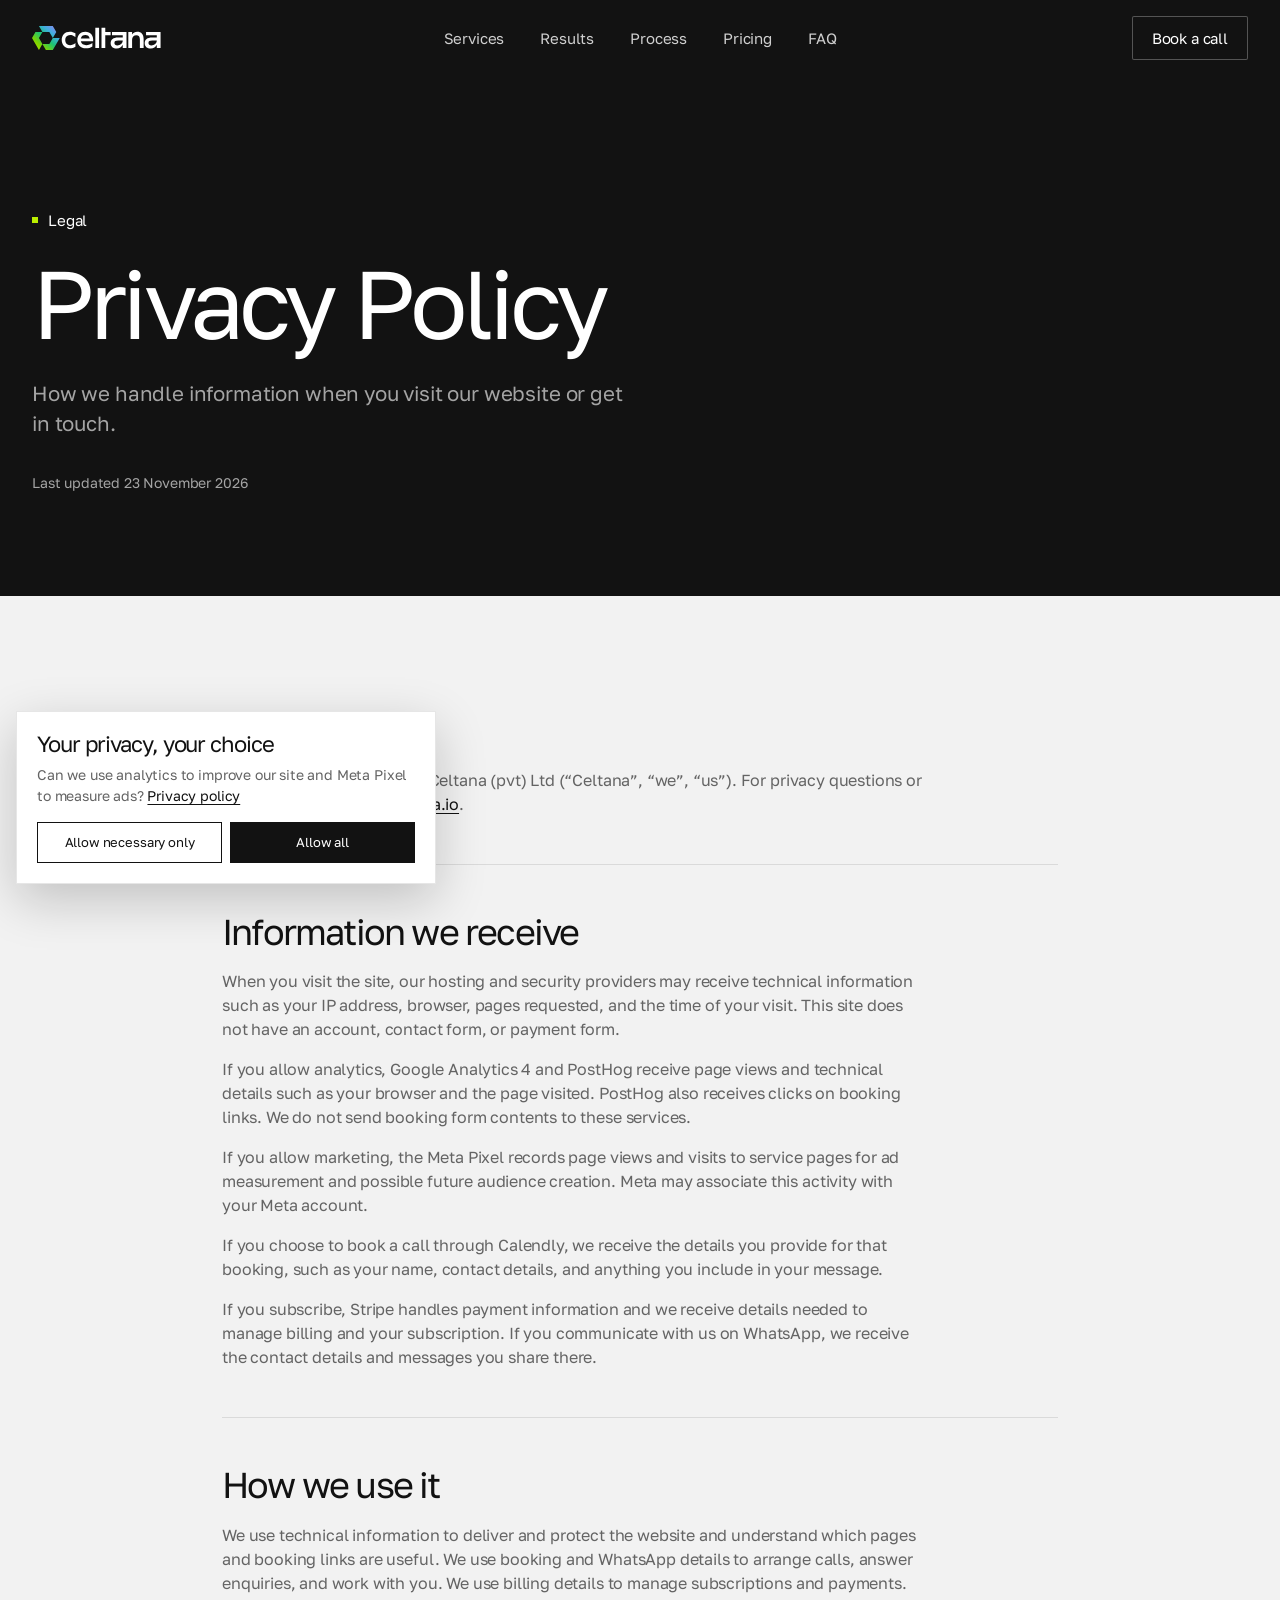
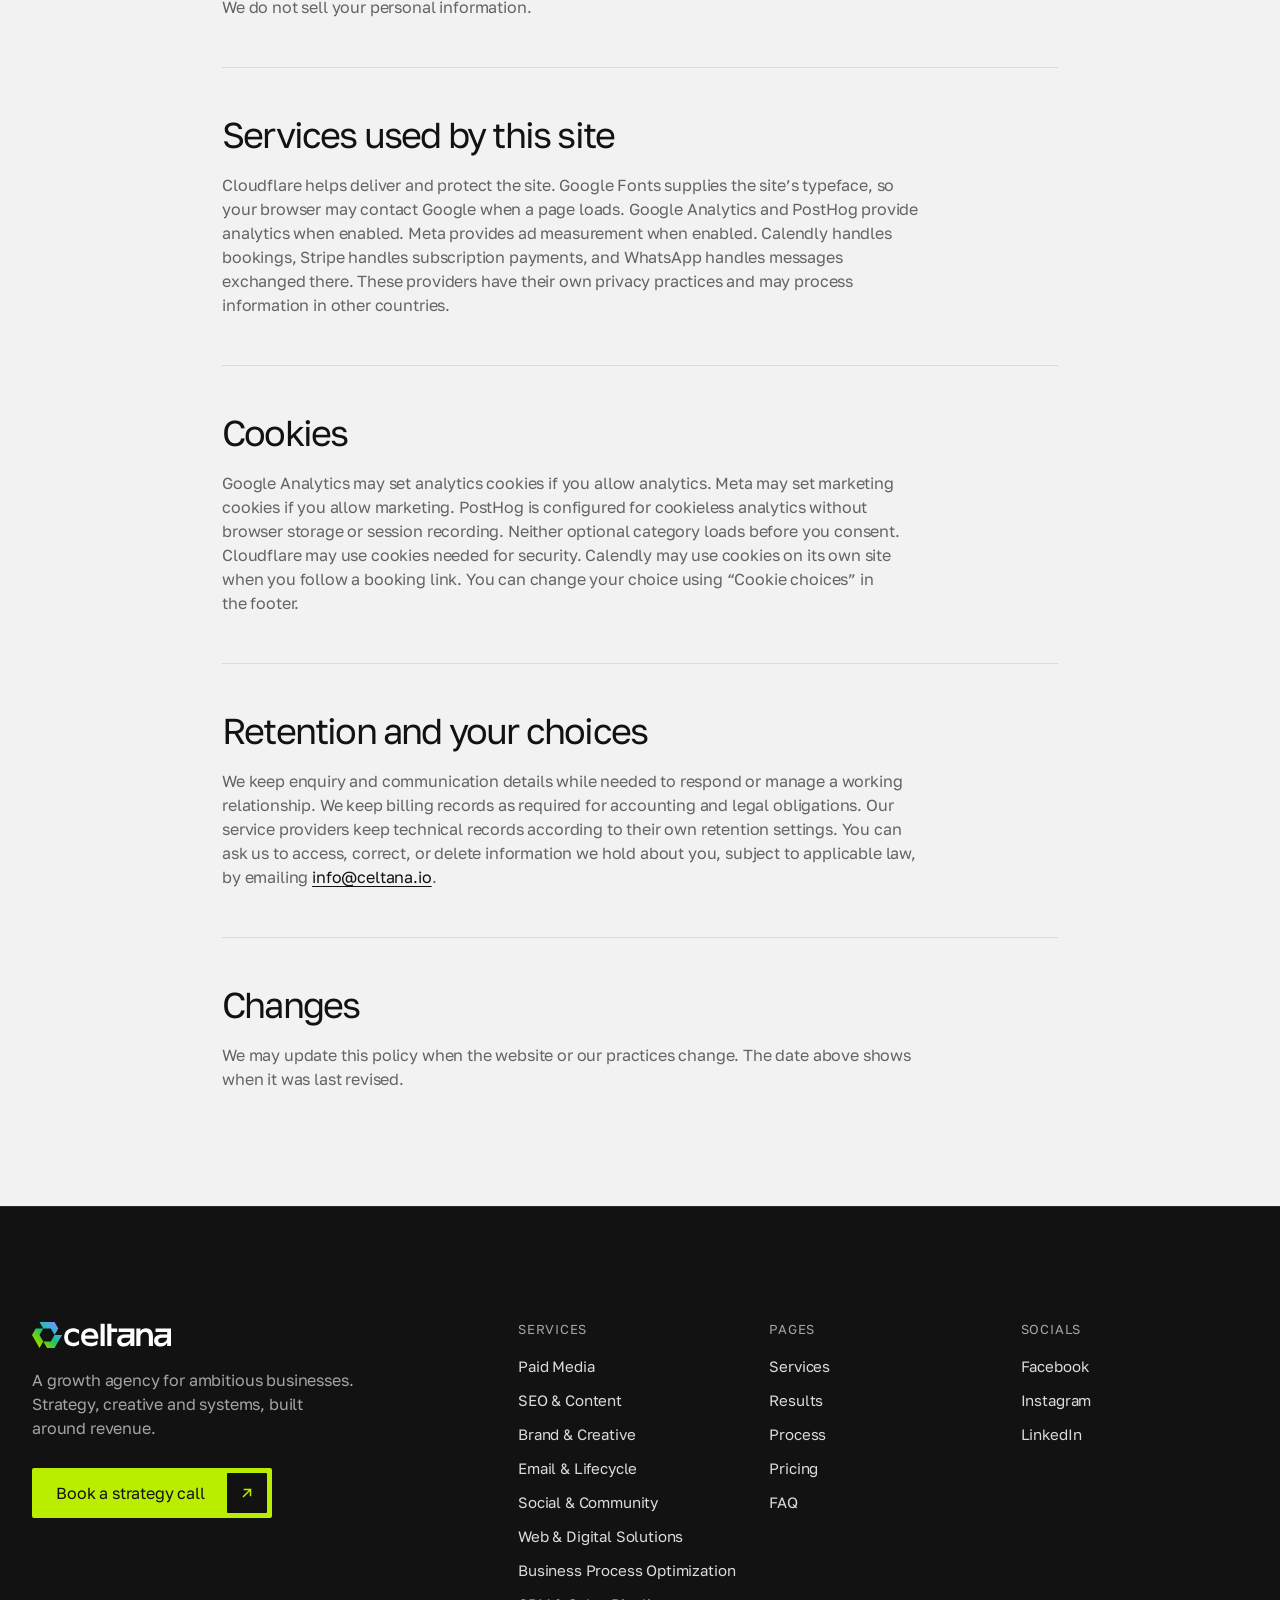
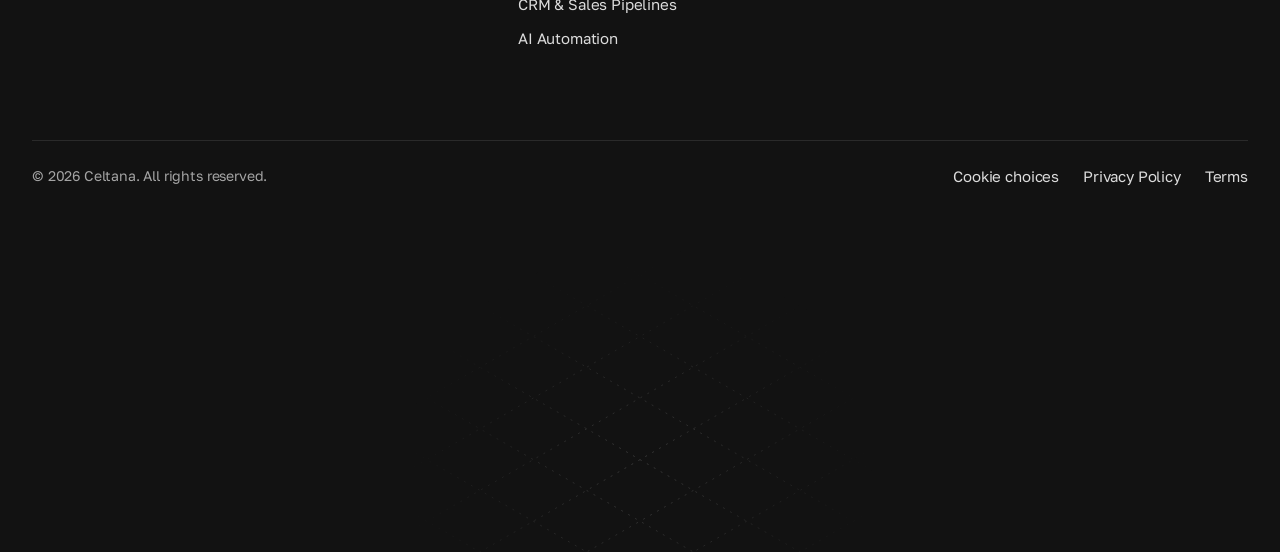
<file: privacy/index.html>
<!DOCTYPE html><html lang="en" class="no-js"><head><meta charset="utf-8"><meta name="viewport" content="width=device-width, initial-scale=1"><link rel="icon" type="image/svg+xml" href="/favicon.svg"><meta name="generator" content="Astro v7.4.13"><title>Privacy Policy | Celtana</title><meta name="description" content="Learn how Celtana (pvt) Ltd handles website analytics, booking details, WhatsApp messages, and subscription information."><link rel="canonical" href="https://www.celtana.io/privacy/"><meta property="og:type" content="website"><meta property="og:site_name" content="Celtana"><meta property="og:title" content="Privacy Policy | Celtana"><meta property="og:description" content="Learn how Celtana (pvt) Ltd handles website analytics, booking details, WhatsApp messages, and subscription information."><meta property="og:url" content="https://www.celtana.io/privacy/"><meta name="theme-color" content="#121212"><script>
      const consentKey = "celtana-consent";
      let started = {};
      function applyConsent(choices) {
        if (choices.analytics && !started.analytics) {
          started.analytics = true;
          document.dispatchEvent(new Event("celtana:analytics-consent"));
          window.dataLayer = window.dataLayer || [];
          window.gtag = function () { dataLayer.push(arguments); };
          gtag("js", new Date());
          gtag("config", "G-VMSF169Z6F");
          const tag = document.createElement("script");
          tag.async = true;
          tag.src = "https://www.googletagmanager.com/gtag/js?id=G-VMSF169Z6F";
          document.head.append(tag);
        }
        if (choices.marketing && !started.marketing) {
          started.marketing = true;
          // Meta Pixel Code: load only after marketing consent.
          !function(f,b,e,v,n,t,s){if(f.fbq)return;n=f.fbq=function(){n.callMethod?n.callMethod.apply(n,arguments):n.queue.push(arguments)};if(!f._fbq)f._fbq=n;n.push=n;n.loaded=!0;n.version="2.0";n.queue=[];t=b.createElement(e);t.async=!0;t.src=v;s=b.getElementsByTagName(e)[0];s.parentNode.insertBefore(t,s)}(window,document,"script","https://connect.facebook.net/en_US/fbevents.js");
          fbq("init", "1700839084925070");
          fbq("track", "PageView");
          if (location.pathname.startsWith("/services/") && location.pathname !== "/services/") fbq("track", "ViewContent");
        }
      }
      try { const saved = JSON.parse(localStorage.getItem(consentKey)); if (saved) applyConsent(saved); } catch (_) {}
      document.addEventListener("DOMContentLoaded", () => {
        const panel = document.querySelector("[data-consent]");
        if (!localStorage.getItem(consentKey)) panel.hidden = false;
        document.querySelector("[data-consent-open]").addEventListener("click", () => { panel.hidden = false; });
        panel.addEventListener("click", (event) => {
          const action = event.target.closest("[data-consent-action]")?.dataset.consentAction;
          if (!action) return;
          const choices = action === "all" ? { analytics: true, marketing: true } : { analytics: false, marketing: false };
          let previous;
          try { previous = JSON.parse(localStorage.getItem(consentKey)); } catch (_) {}
          localStorage.setItem(consentKey, JSON.stringify(choices));
          panel.hidden = true;
          if ((previous?.analytics && !choices.analytics) || (previous?.marketing && !choices.marketing)) {
            document.cookie.split(";").forEach((part) => {
              const name = part.trim().split("=")[0];
              if (/^(_ga|_fbp|_fbc)/.test(name)) document.cookie = name + "=; Max-Age=0; Path=/";
            });
            location.reload();
          } else applyConsent(choices);
        });
      });
    </script><script>(function(){const apiKey = "phc_oPhG6ijaEAtDqSktFjMzgSo6GkRa7Hy32LniMuphGLwL";
const apiHost = "https://us.i.posthog.com";

  function startPostHog() {
  !function(t,e){var o,n,p,r;e.__SV||(window.posthog=e,e._i=[],e.init=function(i,s,a){function g(t,e){var o=e.split(".");2==o.length&&(t=t[o[0]],e=o[1]),t[e]=function(){t.push([e].concat(Array.prototype.slice.call(arguments,0)))}}(p=t.createElement("script")).type="text/javascript",p.crossOrigin="anonymous",p.async=!0,p.src=s.api_host.replace(".i.posthog.com","-assets.i.posthog.com")+"/static/array.js",(r=t.getElementsByTagName("script")[0]).parentNode.insertBefore(p,r);var u=e;for(void 0!==a?u=e[a]=[]:a="posthog",u.people=u.people||[],Object.defineProperty(u,"toString",{configurable:!0,enumerable:!0,writable:!0,value:function(t){var e="posthog";return"posthog"!==a&&(e+="."+a),t||(e+=" (stub)"),e}}),Object.defineProperty(u.people,"toString",{configurable:!0,enumerable:!0,writable:!0,value:function(){return u.toString(1)+".people (stub)"}}),o="capture identify alias people.set people.set_once set_config register register_once unregister opt_out_capturing has_opted_out_capturing opt_in_capturing reset isFeatureEnabled onFeatureFlags getFeatureFlag getFeatureFlagPayload reloadFeatureFlags group updateEarlyAccessFeatureEnrollment getEarlyAccessFeatures getActiveMatchingSurveys getSurveys getNextSurveyStep onSessionId".split(" "),n=0;n<o.length;n++)g(u,o[n]);e._i.push([i,s,a])},e.__SV=1)}(document,window.posthog||[]);

  posthog.init(apiKey, {
    api_host: apiHost,
    defaults: "2026-08-30",
    cookieless_mode: "always",
    person_profiles: "never",
    autocapture: false,
    capture_pageview: true,
    disable_session_recording: true,
  });

  document.addEventListener("click", (event) => {
    const link = event.target instanceof Element && event.target.closest("[data-posthog-event]");
    if (link) posthog.capture(link.getAttribute("data-posthog-event"));
  });
  }
  document.addEventListener("celtana:analytics-consent", startPostHog, { once: true });
  try { if (JSON.parse(localStorage.getItem("celtana-consent"))?.analytics) startPostHog(); } catch (_) {}
})();</script><link rel="preconnect" href="https://fonts.googleapis.com"><link rel="preconnect" href="https://fonts.gstatic.com" crossorigin><link href="https://fonts.googleapis.com/css2?family=Golos+Text:wght@400;500&display=swap" rel="stylesheet"><script>document.documentElement.classList.remove("no-js");</script><link rel="stylesheet" href="/_astro/Footer.D3UJprCQ.css"></head><body><header class="header" data-header data-astro-cid-kgevm5mn><div class="container inner" data-astro-cid-kgevm5mn><a href="/" class="brand" data-astro-cid-kgevm5mn><svg viewBox="0 0 958.89 179.00" role="img" aria-label="Celtana home" xmlns="http://www.w3.org/2000/svg"><defs><linearGradient id="cg-fkbaft" x1="0" y1="1" x2="1" y2="0"><stop offset="0" stop-color="#BAEE00"></stop><stop offset=".25" stop-color="#7ED300"></stop><stop offset=".5" stop-color="#1CC274"></stop><stop offset=".7" stop-color="#3FAEDD"></stop><stop offset="1" stop-color="#A47DF7"></stop></linearGradient></defs><path fill="url(#cg-fkbaft)" fill-rule="evenodd" d="M51.73 0.00L77.63 44.75L25.87 44.75L0.00 89.50L51.73 179.00L77.63 134.25L103.50 179.00L155.26 179.00L207.00 89.50L155.26 89.50L181.13 44.75L155.26 0.00L51.73 0.00ZM77.63 44.75L129.37 44.75L155.26 89.50L129.37 134.25L77.63 134.25L51.73 89.50L77.63 44.75Z"></path><path fill="currentColor" fill-rule="evenodd" d="M323.97 54.54L323.97 82.58C309.94 70.56 297.91 66.55 283.87 66.55C259.81 66.55 247.78 82.58 247.78 104.60C247.78 126.63 261.82 142.65 283.87 142.65C299.91 142.65 311.94 136.65 323.97 126.63L323.97 154.67C309.94 162.68 297.91 166.68 281.87 166.68C245.78 166.68 221.72 140.65 221.72 104.60C221.72 68.56 245.78 42.52 281.87 42.52C297.91 42.52 309.94 46.53 323.97 54.54Z M456.31 114.62L364.08 114.62C368.09 134.64 384.13 142.65 404.18 142.65C422.22 142.65 436.26 136.65 450.29 126.63L450.29 152.67C438.26 162.68 420.22 166.68 402.17 166.68C362.07 166.68 338.01 140.65 338.01 104.60C338.01 68.56 362.07 42.52 398.16 42.52C436.26 42.52 460.32 68.56 456.31 114.62ZM364.08 92.59L430.24 92.59C426.23 74.57 416.21 66.55 398.16 66.55C380.12 66.55 368.09 74.57 364.08 92.59Z M472.35 12.48L500.42 12.48L500.42 164.68L472.35 164.68L472.35 12.48Z M518.47 12.48L546.54 12.48L546.54 44.53L586.64 44.53L586.64 68.56L546.54 68.56L546.54 164.68L518.47 164.68L518.47 12.48Z M596.67 44.53L704.94 44.53L704.94 164.68L676.87 164.68L676.87 140.65C668.85 158.67 652.81 168.69 632.76 168.69C604.69 168.69 586.64 152.67 586.64 128.64C586.64 102.60 606.69 86.58 640.78 86.58L676.87 86.58L676.87 68.56L596.67 68.56L596.67 44.53ZM676.87 108.61L642.78 108.61C622.73 108.61 614.71 114.62 614.71 126.63C614.71 138.65 622.73 144.66 636.77 144.66C658.82 144.66 676.87 128.64 676.87 108.61Z M718.37 44.53L746.44 44.53L746.44 62.55C756.47 48.53 768.50 42.52 784.54 42.52C816.62 42.52 832.66 62.55 832.66 96.59L832.66 164.68L804.59 164.68L804.59 100.60C804.59 78.57 796.57 68.56 778.52 68.56C758.47 68.56 746.44 82.58 746.44 102.60L746.44 164.68L718.37 164.68L718.37 44.53Z M850.62 44.53L958.89 44.53L958.89 164.68L930.82 164.68L930.82 140.65C922.80 158.67 906.76 168.69 886.71 168.69C858.64 168.69 840.60 152.67 840.60 128.64C840.60 102.60 860.65 86.58 894.73 86.58L930.82 86.58L930.82 68.56L850.62 68.56L850.62 44.53ZM930.82 108.61L896.74 108.61C876.69 108.61 868.67 114.62 868.67 126.63C868.67 138.65 876.69 144.66 890.72 144.66C912.78 144.66 930.82 128.64 930.82 108.61Z"></path></svg></a><nav aria-label="Primary" data-astro-cid-kgevm5mn><ul data-astro-cid-kgevm5mn><li data-astro-cid-kgevm5mn><a href="/#services" data-astro-cid-kgevm5mn>Services</a></li><li data-astro-cid-kgevm5mn><a href="/#results" data-astro-cid-kgevm5mn>Results</a></li><li data-astro-cid-kgevm5mn><a href="/#process" data-astro-cid-kgevm5mn>Process</a></li><li data-astro-cid-kgevm5mn><a href="/#pricing" data-astro-cid-kgevm5mn>Pricing</a></li><li data-astro-cid-kgevm5mn><a href="/#faq" data-astro-cid-kgevm5mn>FAQ</a></li></ul></nav><div class="end" data-astro-cid-kgevm5mn><a class="btn btn-outline nav-cta" href="https://calendly.com/celtana/strategy-call" data-posthog-event="booking_link_clicked" target="_blank" rel="noopener"><span>Book a call</span></a><button class="menu-btn" type="button" aria-expanded="false" aria-controls="mobile-nav" aria-label="Open menu" data-astro-cid-kgevm5mn><span data-astro-cid-kgevm5mn></span><span data-astro-cid-kgevm5mn></span></button></div></div><div class="mobile-nav" id="mobile-nav" hidden data-astro-cid-kgevm5mn><ul data-astro-cid-kgevm5mn><li data-astro-cid-kgevm5mn><a href="/#services" data-astro-cid-kgevm5mn>Services</a></li><li data-astro-cid-kgevm5mn><a href="/#results" data-astro-cid-kgevm5mn>Results</a></li><li data-astro-cid-kgevm5mn><a href="/#process" data-astro-cid-kgevm5mn>Process</a></li><li data-astro-cid-kgevm5mn><a href="/#pricing" data-astro-cid-kgevm5mn>Pricing</a></li><li data-astro-cid-kgevm5mn><a href="/#faq" data-astro-cid-kgevm5mn>FAQ</a></li></ul></div></header><script type="module">var e=document.querySelector(`[data-header]`),t=document.querySelector(`.menu-btn`),n=document.getElementById(`mobile-nav`);if(e){let t=window.scrollY,r=()=>{let r=window.scrollY;e.classList.toggle(`is-scrolled`,r>24),e.classList.toggle(`is-hidden`,r>400&&r>t&&n?.hidden!==!1),t=r};r(),window.addEventListener(`scroll`,r,{passive:!0})}if(t&&n){let e=e=>{t.setAttribute(`aria-expanded`,String(e)),n.hidden=!e};t.addEventListener(`click`,()=>e(n.hidden)),n.querySelectorAll(`a`).forEach(t=>t.addEventListener(`click`,()=>e(!1)))}</script><main class="legal-page"><header class="legal-hero dark"><div class="container"><span class="label">Legal</span><h1>Privacy Policy</h1><p>How we handle information when you visit our website or get in touch.</p><span class="updated">Last updated <time datetime="2026-11-23">23 November 2026</time></span></div></header><article class="container legal-content"><section><h2>Who we are</h2><p>This website is operated by Celtana (pvt) Ltd (“Celtana”, “we”, “us”). For privacy questions or requests, email <a href="mailto:info@celtana.io">info@celtana.io</a>.</p></section><section><h2>Information we receive</h2><p>When you visit the site, our hosting and security providers may receive technical information such as your IP address, browser, pages requested, and the time of your visit. This site does not have an account, contact form, or payment form.</p><p>If you allow analytics, Google Analytics 4 and PostHog receive page views and technical details such as your browser and the page visited. PostHog also receives clicks on booking links. We do not send booking form contents to these services.</p><p>If you allow marketing, the Meta Pixel records page views and visits to service pages for ad measurement and possible future audience creation. Meta may associate this activity with your Meta account.</p><p>If you choose to book a call through Calendly, we receive the details you provide for that booking, such as your name, contact details, and anything you include in your message.</p><p>If you subscribe, Stripe handles payment information and we receive details needed to manage billing and your subscription. If you communicate with us on WhatsApp, we receive the contact details and messages you share there.</p></section><section><h2>How we use it</h2><p>We use technical information to deliver and protect the website and understand which pages and booking links are useful. We use booking and WhatsApp details to arrange calls, answer enquiries, and work with you. We use billing details to manage subscriptions and payments. We do not sell your personal information.</p></section><section><h2>Services used by this site</h2><p>Cloudflare helps deliver and protect the site. Google Fonts supplies the site’s typeface, so your browser may contact Google when a page loads. Google Analytics and PostHog provide analytics when enabled. Meta provides ad measurement when enabled. Calendly handles bookings, Stripe handles subscription payments, and WhatsApp handles messages exchanged there. These providers have their own privacy practices and may process information in other countries.</p></section><section><h2>Cookies</h2><p>Google Analytics may set analytics cookies if you allow analytics. Meta may set marketing cookies if you allow marketing. PostHog is configured for cookieless analytics without browser storage or session recording. Neither optional category loads before you consent. Cloudflare may use cookies needed for security. Calendly may use cookies on its own site when you follow a booking link. You can change your choice using “Cookie choices” in the footer.</p></section><section><h2>Retention and your choices</h2><p>We keep enquiry and communication details while needed to respond or manage a working relationship. We keep billing records as required for accounting and legal obligations. Our service providers keep technical records according to their own retention settings. You can ask us to access, correct, or delete information we hold about you, subject to applicable law, by emailing <a href="mailto:info@celtana.io">info@celtana.io</a>.</p></section><section><h2>Changes</h2><p>We may update this policy when the website or our practices change. The date above shows when it was last revised.</p></section></article></main><footer class="footer dark" data-astro-cid-yvkg62gd><div class="container" data-astro-cid-yvkg62gd><div class="top" data-astro-cid-yvkg62gd><div class="about" data-astro-cid-yvkg62gd><svg class="f-logo" viewBox="0 0 958.89 179.00" role="img" aria-label="Celtana" xmlns="http://www.w3.org/2000/svg"><defs><linearGradient id="cg-kdawd4" x1="0" y1="1" x2="1" y2="0"><stop offset="0" stop-color="#BAEE00"></stop><stop offset=".25" stop-color="#7ED300"></stop><stop offset=".5" stop-color="#1CC274"></stop><stop offset=".7" stop-color="#3FAEDD"></stop><stop offset="1" stop-color="#A47DF7"></stop></linearGradient></defs><path fill="url(#cg-kdawd4)" fill-rule="evenodd" d="M51.73 0.00L77.63 44.75L25.87 44.75L0.00 89.50L51.73 179.00L77.63 134.25L103.50 179.00L155.26 179.00L207.00 89.50L155.26 89.50L181.13 44.75L155.26 0.00L51.73 0.00ZM77.63 44.75L129.37 44.75L155.26 89.50L129.37 134.25L77.63 134.25L51.73 89.50L77.63 44.75Z"></path><path fill="currentColor" fill-rule="evenodd" d="M323.97 54.54L323.97 82.58C309.94 70.56 297.91 66.55 283.87 66.55C259.81 66.55 247.78 82.58 247.78 104.60C247.78 126.63 261.82 142.65 283.87 142.65C299.91 142.65 311.94 136.65 323.97 126.63L323.97 154.67C309.94 162.68 297.91 166.68 281.87 166.68C245.78 166.68 221.72 140.65 221.72 104.60C221.72 68.56 245.78 42.52 281.87 42.52C297.91 42.52 309.94 46.53 323.97 54.54Z M456.31 114.62L364.08 114.62C368.09 134.64 384.13 142.65 404.18 142.65C422.22 142.65 436.26 136.65 450.29 126.63L450.29 152.67C438.26 162.68 420.22 166.68 402.17 166.68C362.07 166.68 338.01 140.65 338.01 104.60C338.01 68.56 362.07 42.52 398.16 42.52C436.26 42.52 460.32 68.56 456.31 114.62ZM364.08 92.59L430.24 92.59C426.23 74.57 416.21 66.55 398.16 66.55C380.12 66.55 368.09 74.57 364.08 92.59Z M472.35 12.48L500.42 12.48L500.42 164.68L472.35 164.68L472.35 12.48Z M518.47 12.48L546.54 12.48L546.54 44.53L586.64 44.53L586.64 68.56L546.54 68.56L546.54 164.68L518.47 164.68L518.47 12.48Z M596.67 44.53L704.94 44.53L704.94 164.68L676.87 164.68L676.87 140.65C668.85 158.67 652.81 168.69 632.76 168.69C604.69 168.69 586.64 152.67 586.64 128.64C586.64 102.60 606.69 86.58 640.78 86.58L676.87 86.58L676.87 68.56L596.67 68.56L596.67 44.53ZM676.87 108.61L642.78 108.61C622.73 108.61 614.71 114.62 614.71 126.63C614.71 138.65 622.73 144.66 636.77 144.66C658.82 144.66 676.87 128.64 676.87 108.61Z M718.37 44.53L746.44 44.53L746.44 62.55C756.47 48.53 768.50 42.52 784.54 42.52C816.62 42.52 832.66 62.55 832.66 96.59L832.66 164.68L804.59 164.68L804.59 100.60C804.59 78.57 796.57 68.56 778.52 68.56C758.47 68.56 746.44 82.58 746.44 102.60L746.44 164.68L718.37 164.68L718.37 44.53Z M850.62 44.53L958.89 44.53L958.89 164.68L930.82 164.68L930.82 140.65C922.80 158.67 906.76 168.69 886.71 168.69C858.64 168.69 840.60 152.67 840.60 128.64C840.60 102.60 860.65 86.58 894.73 86.58L930.82 86.58L930.82 68.56L850.62 68.56L850.62 44.53ZM930.82 108.61L896.74 108.61C876.69 108.61 868.67 114.62 868.67 126.63C868.67 138.65 876.69 144.66 890.72 144.66C912.78 144.66 930.82 128.64 930.82 108.61Z"></path></svg><p data-astro-cid-yvkg62gd>A growth agency for ambitious businesses. Strategy, creative and systems, built around revenue.</p><a class="btn book" href="https://calendly.com/celtana/strategy-call" data-posthog-event="booking_link_clicked" target="_blank" rel="noopener"><span>Book a strategy call</span><span class="arrow" aria-hidden="true"><svg width="14" height="14" viewBox="0 0 14 14" fill="none"><path d="M3.5 10.5l7-7M4.5 3.5h6v6" stroke="currentColor" stroke-width="1.5" stroke-linecap="square"></path></svg><svg width="14" height="14" viewBox="0 0 14 14" fill="none"><path d="M3.5 10.5l7-7M4.5 3.5h6v6" stroke="currentColor" stroke-width="1.5" stroke-linecap="square"></path></svg></span></a></div><nav class="cols" aria-label="Footer" data-astro-cid-yvkg62gd><div data-astro-cid-yvkg62gd><h3 data-astro-cid-yvkg62gd>Services</h3><ul data-astro-cid-yvkg62gd><li data-astro-cid-yvkg62gd><a href="/services/paid-media/" data-astro-cid-yvkg62gd>Paid Media</a></li><li data-astro-cid-yvkg62gd><a href="/services/seo-content/" data-astro-cid-yvkg62gd>SEO &amp; Content</a></li><li data-astro-cid-yvkg62gd><a href="/services/brand-creative/" data-astro-cid-yvkg62gd>Brand &amp; Creative</a></li><li data-astro-cid-yvkg62gd><a href="/services/email-lifecycle/" data-astro-cid-yvkg62gd>Email &amp; Lifecycle</a></li><li data-astro-cid-yvkg62gd><a href="/services/social-community/" data-astro-cid-yvkg62gd>Social &amp; Community</a></li><li data-astro-cid-yvkg62gd><a href="/services/conversion-web/" data-astro-cid-yvkg62gd>Web &amp; Digital Solutions</a></li><li data-astro-cid-yvkg62gd><a href="/services/process-optimization/" data-astro-cid-yvkg62gd>Business Process Optimization</a></li><li data-astro-cid-yvkg62gd><a href="/services/crm-sales-pipelines/" data-astro-cid-yvkg62gd>CRM &amp; Sales Pipelines</a></li><li data-astro-cid-yvkg62gd><a href="/services/ai-automation/" data-astro-cid-yvkg62gd>AI Automation</a></li></ul></div><div data-astro-cid-yvkg62gd><h3 data-astro-cid-yvkg62gd>Pages</h3><ul data-astro-cid-yvkg62gd><li data-astro-cid-yvkg62gd><a href="/#services" data-astro-cid-yvkg62gd>Services</a></li><li data-astro-cid-yvkg62gd><a href="/#results" data-astro-cid-yvkg62gd>Results</a></li><li data-astro-cid-yvkg62gd><a href="/#process" data-astro-cid-yvkg62gd>Process</a></li><li data-astro-cid-yvkg62gd><a href="/#pricing" data-astro-cid-yvkg62gd>Pricing</a></li><li data-astro-cid-yvkg62gd><a href="/#faq" data-astro-cid-yvkg62gd>FAQ</a></li></ul></div><div data-astro-cid-yvkg62gd><h3 data-astro-cid-yvkg62gd>Socials</h3><ul data-astro-cid-yvkg62gd><li data-astro-cid-yvkg62gd><a href="https://web.facebook.com/celtana.io/" data-astro-cid-yvkg62gd>Facebook</a></li><li data-astro-cid-yvkg62gd><a href="https://www.instagram.com/celtana.io/" data-astro-cid-yvkg62gd>Instagram</a></li><li data-astro-cid-yvkg62gd><a href="https://www.linkedin.com/company/celtana-io/" data-astro-cid-yvkg62gd>LinkedIn</a></li></ul></div></nav></div><div class="bottom" data-astro-cid-yvkg62gd><span data-astro-cid-yvkg62gd>© 2026 Celtana. All rights reserved.</span><div class="legal" data-astro-cid-yvkg62gd><button type="button" data-consent-open data-astro-cid-yvkg62gd>Cookie choices</button><a href="/privacy/" data-astro-cid-yvkg62gd>Privacy Policy</a><a href="/terms/" data-astro-cid-yvkg62gd>Terms</a></div></div></div><div class="chart" data-astro-cid-yvkg62gd><div class="blocks-chart" aria-hidden="true" data-astro-cid-i5zgjwo4><canvas data-blocks-chart data-mode="wave" data-astro-cid-i5zgjwo4></canvas></div><script type="module" src="/_astro/BlocksChart.astro_astro_type_script_index_0_lang.DUdlTAFC.js"></script></div></footer><aside class="consent-panel" data-consent hidden aria-label="Cookie choices"><h2>Your privacy, your choice</h2><p>Can we use analytics to improve our site and Meta Pixel to measure ads? <a href="/privacy/">Privacy policy</a></p><div class="consent-actions"><button type="button" data-consent-action="reject">Allow necessary only</button><button type="button" data-consent-action="all">Allow all</button></div></aside><script type="module">var e=new IntersectionObserver(t=>{for(let n of t)n.isIntersecting&&(n.target.classList.add(`is-in`),e.unobserve(n.target))},{rootMargin:`0px 0px -10% 0px`,threshold:.08});document.querySelectorAll(`[data-reveal]`).forEach(t=>e.observe(t));</script></body></html>
</file>
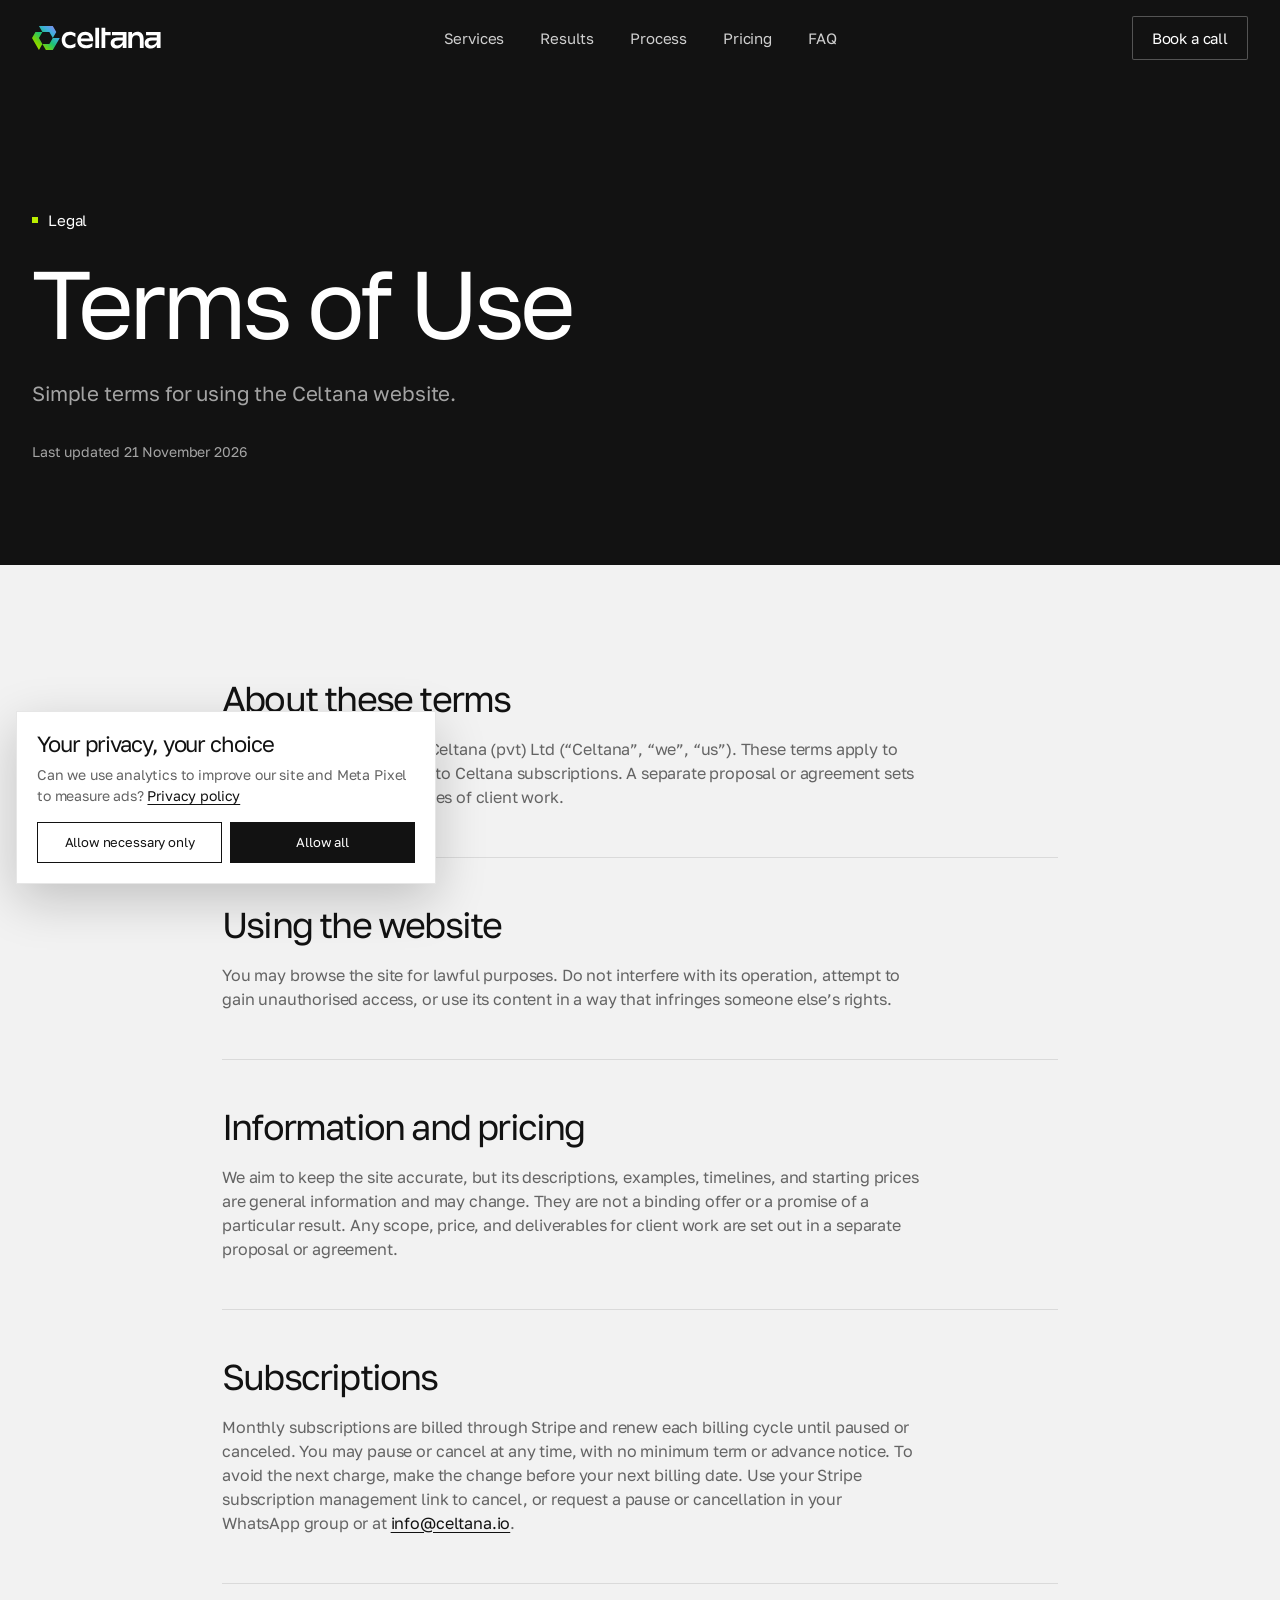
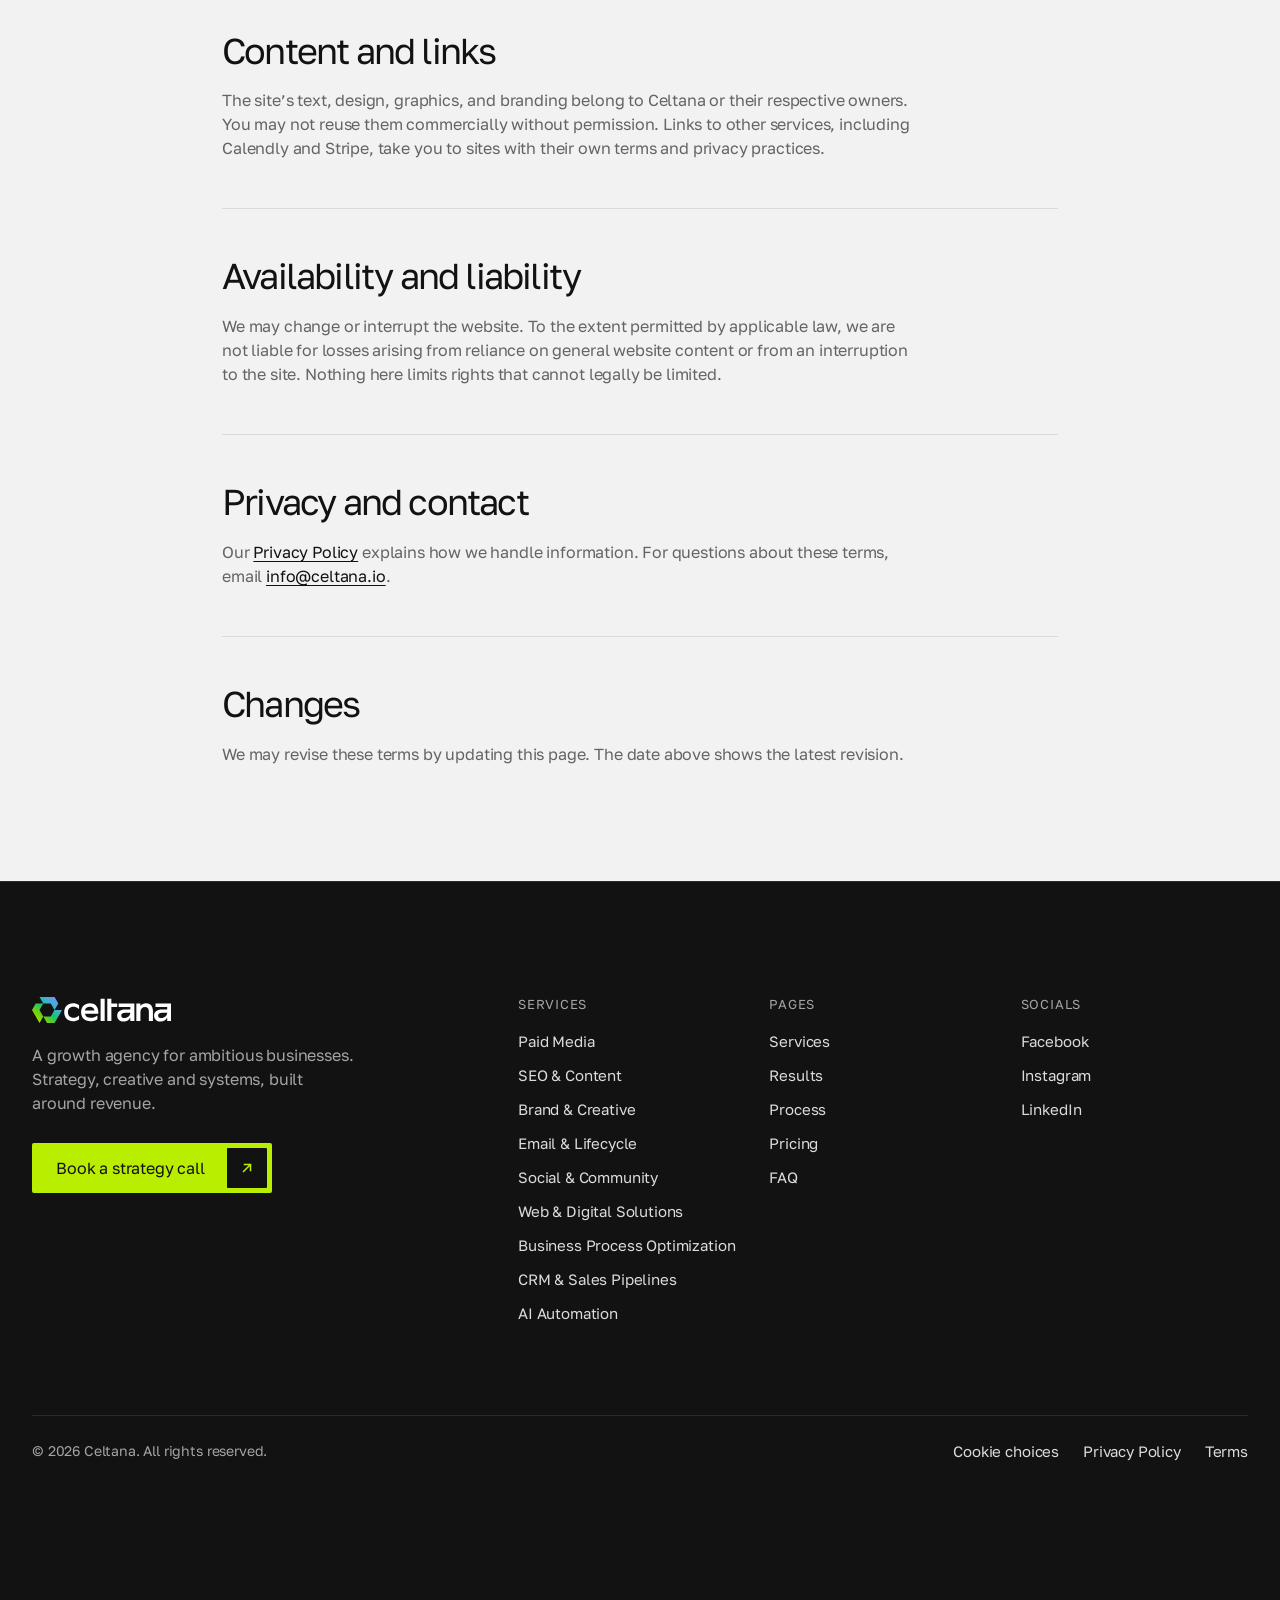
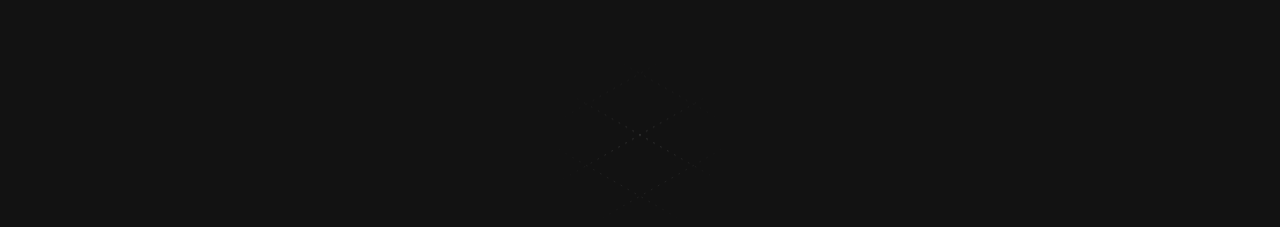
<file: terms/index.html>
<!DOCTYPE html><html lang="en" class="no-js"><head><meta charset="utf-8"><meta name="viewport" content="width=device-width, initial-scale=1"><link rel="icon" type="image/svg+xml" href="/favicon.svg"><meta name="generator" content="Astro v7.4.13"><title>Terms of Use | Celtana</title><meta name="description" content="Read Celtana's terms for website use, service information, subscriptions, billing, pauses, and cancellations."><link rel="canonical" href="https://www.celtana.io/terms/"><meta property="og:type" content="website"><meta property="og:site_name" content="Celtana"><meta property="og:title" content="Terms of Use | Celtana"><meta property="og:description" content="Read Celtana's terms for website use, service information, subscriptions, billing, pauses, and cancellations."><meta property="og:url" content="https://www.celtana.io/terms/"><meta name="theme-color" content="#121212"><script>
      const consentKey = "celtana-consent";
      let started = {};
      function applyConsent(choices) {
        if (choices.analytics && !started.analytics) {
          started.analytics = true;
          document.dispatchEvent(new Event("celtana:analytics-consent"));
          window.dataLayer = window.dataLayer || [];
          window.gtag = function () { dataLayer.push(arguments); };
          gtag("js", new Date());
          gtag("config", "G-VMSF169Z6F");
          const tag = document.createElement("script");
          tag.async = true;
          tag.src = "https://www.googletagmanager.com/gtag/js?id=G-VMSF169Z6F";
          document.head.append(tag);
        }
        if (choices.marketing && !started.marketing) {
          started.marketing = true;
          // Meta Pixel Code: load only after marketing consent.
          !function(f,b,e,v,n,t,s){if(f.fbq)return;n=f.fbq=function(){n.callMethod?n.callMethod.apply(n,arguments):n.queue.push(arguments)};if(!f._fbq)f._fbq=n;n.push=n;n.loaded=!0;n.version="2.0";n.queue=[];t=b.createElement(e);t.async=!0;t.src=v;s=b.getElementsByTagName(e)[0];s.parentNode.insertBefore(t,s)}(window,document,"script","https://connect.facebook.net/en_US/fbevents.js");
          fbq("init", "1700839084925070");
          fbq("track", "PageView");
          if (location.pathname.startsWith("/services/") && location.pathname !== "/services/") fbq("track", "ViewContent");
        }
      }
      try { const saved = JSON.parse(localStorage.getItem(consentKey)); if (saved) applyConsent(saved); } catch (_) {}
      document.addEventListener("DOMContentLoaded", () => {
        const panel = document.querySelector("[data-consent]");
        if (!localStorage.getItem(consentKey)) panel.hidden = false;
        document.querySelector("[data-consent-open]").addEventListener("click", () => { panel.hidden = false; });
        panel.addEventListener("click", (event) => {
          const action = event.target.closest("[data-consent-action]")?.dataset.consentAction;
          if (!action) return;
          const choices = action === "all" ? { analytics: true, marketing: true } : { analytics: false, marketing: false };
          let previous;
          try { previous = JSON.parse(localStorage.getItem(consentKey)); } catch (_) {}
          localStorage.setItem(consentKey, JSON.stringify(choices));
          panel.hidden = true;
          if ((previous?.analytics && !choices.analytics) || (previous?.marketing && !choices.marketing)) {
            document.cookie.split(";").forEach((part) => {
              const name = part.trim().split("=")[0];
              if (/^(_ga|_fbp|_fbc)/.test(name)) document.cookie = name + "=; Max-Age=0; Path=/";
            });
            location.reload();
          } else applyConsent(choices);
        });
      });
    </script><script>(function(){const apiKey = "phc_oPhG6ijaEAtDqSktFjMzgSo6GkRa7Hy32LniMuphGLwL";
const apiHost = "https://us.i.posthog.com";

  function startPostHog() {
  !function(t,e){var o,n,p,r;e.__SV||(window.posthog=e,e._i=[],e.init=function(i,s,a){function g(t,e){var o=e.split(".");2==o.length&&(t=t[o[0]],e=o[1]),t[e]=function(){t.push([e].concat(Array.prototype.slice.call(arguments,0)))}}(p=t.createElement("script")).type="text/javascript",p.crossOrigin="anonymous",p.async=!0,p.src=s.api_host.replace(".i.posthog.com","-assets.i.posthog.com")+"/static/array.js",(r=t.getElementsByTagName("script")[0]).parentNode.insertBefore(p,r);var u=e;for(void 0!==a?u=e[a]=[]:a="posthog",u.people=u.people||[],Object.defineProperty(u,"toString",{configurable:!0,enumerable:!0,writable:!0,value:function(t){var e="posthog";return"posthog"!==a&&(e+="."+a),t||(e+=" (stub)"),e}}),Object.defineProperty(u.people,"toString",{configurable:!0,enumerable:!0,writable:!0,value:function(){return u.toString(1)+".people (stub)"}}),o="capture identify alias people.set people.set_once set_config register register_once unregister opt_out_capturing has_opted_out_capturing opt_in_capturing reset isFeatureEnabled onFeatureFlags getFeatureFlag getFeatureFlagPayload reloadFeatureFlags group updateEarlyAccessFeatureEnrollment getEarlyAccessFeatures getActiveMatchingSurveys getSurveys getNextSurveyStep onSessionId".split(" "),n=0;n<o.length;n++)g(u,o[n]);e._i.push([i,s,a])},e.__SV=1)}(document,window.posthog||[]);

  posthog.init(apiKey, {
    api_host: apiHost,
    defaults: "2026-08-30",
    cookieless_mode: "always",
    person_profiles: "never",
    autocapture: false,
    capture_pageview: true,
    disable_session_recording: true,
  });

  document.addEventListener("click", (event) => {
    const link = event.target instanceof Element && event.target.closest("[data-posthog-event]");
    if (link) posthog.capture(link.getAttribute("data-posthog-event"));
  });
  }
  document.addEventListener("celtana:analytics-consent", startPostHog, { once: true });
  try { if (JSON.parse(localStorage.getItem("celtana-consent"))?.analytics) startPostHog(); } catch (_) {}
})();</script><link rel="preconnect" href="https://fonts.googleapis.com"><link rel="preconnect" href="https://fonts.gstatic.com" crossorigin><link href="https://fonts.googleapis.com/css2?family=Golos+Text:wght@400;500&display=swap" rel="stylesheet"><script>document.documentElement.classList.remove("no-js");</script><link rel="stylesheet" href="/_astro/Footer.D3UJprCQ.css"></head><body><header class="header" data-header data-astro-cid-kgevm5mn><div class="container inner" data-astro-cid-kgevm5mn><a href="/" class="brand" data-astro-cid-kgevm5mn><svg viewBox="0 0 958.89 179.00" role="img" aria-label="Celtana home" xmlns="http://www.w3.org/2000/svg"><defs><linearGradient id="cg-04x7wn" x1="0" y1="1" x2="1" y2="0"><stop offset="0" stop-color="#BAEE00"></stop><stop offset=".25" stop-color="#7ED300"></stop><stop offset=".5" stop-color="#1CC274"></stop><stop offset=".7" stop-color="#3FAEDD"></stop><stop offset="1" stop-color="#A47DF7"></stop></linearGradient></defs><path fill="url(#cg-04x7wn)" fill-rule="evenodd" d="M51.73 0.00L77.63 44.75L25.87 44.75L0.00 89.50L51.73 179.00L77.63 134.25L103.50 179.00L155.26 179.00L207.00 89.50L155.26 89.50L181.13 44.75L155.26 0.00L51.73 0.00ZM77.63 44.75L129.37 44.75L155.26 89.50L129.37 134.25L77.63 134.25L51.73 89.50L77.63 44.75Z"></path><path fill="currentColor" fill-rule="evenodd" d="M323.97 54.54L323.97 82.58C309.94 70.56 297.91 66.55 283.87 66.55C259.81 66.55 247.78 82.58 247.78 104.60C247.78 126.63 261.82 142.65 283.87 142.65C299.91 142.65 311.94 136.65 323.97 126.63L323.97 154.67C309.94 162.68 297.91 166.68 281.87 166.68C245.78 166.68 221.72 140.65 221.72 104.60C221.72 68.56 245.78 42.52 281.87 42.52C297.91 42.52 309.94 46.53 323.97 54.54Z M456.31 114.62L364.08 114.62C368.09 134.64 384.13 142.65 404.18 142.65C422.22 142.65 436.26 136.65 450.29 126.63L450.29 152.67C438.26 162.68 420.22 166.68 402.17 166.68C362.07 166.68 338.01 140.65 338.01 104.60C338.01 68.56 362.07 42.52 398.16 42.52C436.26 42.52 460.32 68.56 456.31 114.62ZM364.08 92.59L430.24 92.59C426.23 74.57 416.21 66.55 398.16 66.55C380.12 66.55 368.09 74.57 364.08 92.59Z M472.35 12.48L500.42 12.48L500.42 164.68L472.35 164.68L472.35 12.48Z M518.47 12.48L546.54 12.48L546.54 44.53L586.64 44.53L586.64 68.56L546.54 68.56L546.54 164.68L518.47 164.68L518.47 12.48Z M596.67 44.53L704.94 44.53L704.94 164.68L676.87 164.68L676.87 140.65C668.85 158.67 652.81 168.69 632.76 168.69C604.69 168.69 586.64 152.67 586.64 128.64C586.64 102.60 606.69 86.58 640.78 86.58L676.87 86.58L676.87 68.56L596.67 68.56L596.67 44.53ZM676.87 108.61L642.78 108.61C622.73 108.61 614.71 114.62 614.71 126.63C614.71 138.65 622.73 144.66 636.77 144.66C658.82 144.66 676.87 128.64 676.87 108.61Z M718.37 44.53L746.44 44.53L746.44 62.55C756.47 48.53 768.50 42.52 784.54 42.52C816.62 42.52 832.66 62.55 832.66 96.59L832.66 164.68L804.59 164.68L804.59 100.60C804.59 78.57 796.57 68.56 778.52 68.56C758.47 68.56 746.44 82.58 746.44 102.60L746.44 164.68L718.37 164.68L718.37 44.53Z M850.62 44.53L958.89 44.53L958.89 164.68L930.82 164.68L930.82 140.65C922.80 158.67 906.76 168.69 886.71 168.69C858.64 168.69 840.60 152.67 840.60 128.64C840.60 102.60 860.65 86.58 894.73 86.58L930.82 86.58L930.82 68.56L850.62 68.56L850.62 44.53ZM930.82 108.61L896.74 108.61C876.69 108.61 868.67 114.62 868.67 126.63C868.67 138.65 876.69 144.66 890.72 144.66C912.78 144.66 930.82 128.64 930.82 108.61Z"></path></svg></a><nav aria-label="Primary" data-astro-cid-kgevm5mn><ul data-astro-cid-kgevm5mn><li data-astro-cid-kgevm5mn><a href="/#services" data-astro-cid-kgevm5mn>Services</a></li><li data-astro-cid-kgevm5mn><a href="/#results" data-astro-cid-kgevm5mn>Results</a></li><li data-astro-cid-kgevm5mn><a href="/#process" data-astro-cid-kgevm5mn>Process</a></li><li data-astro-cid-kgevm5mn><a href="/#pricing" data-astro-cid-kgevm5mn>Pricing</a></li><li data-astro-cid-kgevm5mn><a href="/#faq" data-astro-cid-kgevm5mn>FAQ</a></li></ul></nav><div class="end" data-astro-cid-kgevm5mn><a class="btn btn-outline nav-cta" href="https://calendly.com/celtana/strategy-call" data-posthog-event="booking_link_clicked" target="_blank" rel="noopener"><span>Book a call</span></a><button class="menu-btn" type="button" aria-expanded="false" aria-controls="mobile-nav" aria-label="Open menu" data-astro-cid-kgevm5mn><span data-astro-cid-kgevm5mn></span><span data-astro-cid-kgevm5mn></span></button></div></div><div class="mobile-nav" id="mobile-nav" hidden data-astro-cid-kgevm5mn><ul data-astro-cid-kgevm5mn><li data-astro-cid-kgevm5mn><a href="/#services" data-astro-cid-kgevm5mn>Services</a></li><li data-astro-cid-kgevm5mn><a href="/#results" data-astro-cid-kgevm5mn>Results</a></li><li data-astro-cid-kgevm5mn><a href="/#process" data-astro-cid-kgevm5mn>Process</a></li><li data-astro-cid-kgevm5mn><a href="/#pricing" data-astro-cid-kgevm5mn>Pricing</a></li><li data-astro-cid-kgevm5mn><a href="/#faq" data-astro-cid-kgevm5mn>FAQ</a></li></ul></div></header><script type="module">var e=document.querySelector(`[data-header]`),t=document.querySelector(`.menu-btn`),n=document.getElementById(`mobile-nav`);if(e){let t=window.scrollY,r=()=>{let r=window.scrollY;e.classList.toggle(`is-scrolled`,r>24),e.classList.toggle(`is-hidden`,r>400&&r>t&&n?.hidden!==!1),t=r};r(),window.addEventListener(`scroll`,r,{passive:!0})}if(t&&n){let e=e=>{t.setAttribute(`aria-expanded`,String(e)),n.hidden=!e};t.addEventListener(`click`,()=>e(n.hidden)),n.querySelectorAll(`a`).forEach(t=>t.addEventListener(`click`,()=>e(!1)))}</script><main class="legal-page"><header class="legal-hero dark"><div class="container"><span class="label">Legal</span><h1>Terms of Use</h1><p>Simple terms for using the Celtana website.</p><span class="updated">Last updated <time datetime="2026-11-21">21 November 2026</time></span></div></header><article class="container legal-content"><section><h2>About these terms</h2><p>This website is operated by Celtana (pvt) Ltd (“Celtana”, “we”, “us”). These terms apply to your use of this website and to Celtana subscriptions. A separate proposal or agreement sets out the scope and deliverables of client work.</p></section><section><h2>Using the website</h2><p>You may browse the site for lawful purposes. Do not interfere with its operation, attempt to gain unauthorised access, or use its content in a way that infringes someone else’s rights.</p></section><section><h2>Information and pricing</h2><p>We aim to keep the site accurate, but its descriptions, examples, timelines, and starting prices are general information and may change. They are not a binding offer or a promise of a particular result. Any scope, price, and deliverables for client work are set out in a separate proposal or agreement.</p></section><section id="subscriptions"><h2>Subscriptions</h2><p>Monthly subscriptions are billed through Stripe and renew each billing cycle until paused or canceled. You may pause or cancel at any time, with no minimum term or advance notice. To avoid the next charge, make the change before your next billing date. Use your Stripe subscription management link to cancel, or request a pause or cancellation in your WhatsApp group or at <a href="mailto:info@celtana.io">info@celtana.io</a>.</p></section><section><h2>Content and links</h2><p>The site’s text, design, graphics, and branding belong to Celtana or their respective owners. You may not reuse them commercially without permission. Links to other services, including Calendly and Stripe, take you to sites with their own terms and privacy practices.</p></section><section><h2>Availability and liability</h2><p>We may change or interrupt the website. To the extent permitted by applicable law, we are not liable for losses arising from reliance on general website content or from an interruption to the site. Nothing here limits rights that cannot legally be limited.</p></section><section><h2>Privacy and contact</h2><p>Our <a href="/privacy/">Privacy Policy</a> explains how we handle information. For questions about these terms, email <a href="mailto:info@celtana.io">info@celtana.io</a>.</p></section><section><h2>Changes</h2><p>We may revise these terms by updating this page. The date above shows the latest revision.</p></section></article></main><footer class="footer dark" data-astro-cid-yvkg62gd><div class="container" data-astro-cid-yvkg62gd><div class="top" data-astro-cid-yvkg62gd><div class="about" data-astro-cid-yvkg62gd><svg class="f-logo" viewBox="0 0 958.89 179.00" role="img" aria-label="Celtana" xmlns="http://www.w3.org/2000/svg"><defs><linearGradient id="cg-q4avxr" x1="0" y1="1" x2="1" y2="0"><stop offset="0" stop-color="#BAEE00"></stop><stop offset=".25" stop-color="#7ED300"></stop><stop offset=".5" stop-color="#1CC274"></stop><stop offset=".7" stop-color="#3FAEDD"></stop><stop offset="1" stop-color="#A47DF7"></stop></linearGradient></defs><path fill="url(#cg-q4avxr)" fill-rule="evenodd" d="M51.73 0.00L77.63 44.75L25.87 44.75L0.00 89.50L51.73 179.00L77.63 134.25L103.50 179.00L155.26 179.00L207.00 89.50L155.26 89.50L181.13 44.75L155.26 0.00L51.73 0.00ZM77.63 44.75L129.37 44.75L155.26 89.50L129.37 134.25L77.63 134.25L51.73 89.50L77.63 44.75Z"></path><path fill="currentColor" fill-rule="evenodd" d="M323.97 54.54L323.97 82.58C309.94 70.56 297.91 66.55 283.87 66.55C259.81 66.55 247.78 82.58 247.78 104.60C247.78 126.63 261.82 142.65 283.87 142.65C299.91 142.65 311.94 136.65 323.97 126.63L323.97 154.67C309.94 162.68 297.91 166.68 281.87 166.68C245.78 166.68 221.72 140.65 221.72 104.60C221.72 68.56 245.78 42.52 281.87 42.52C297.91 42.52 309.94 46.53 323.97 54.54Z M456.31 114.62L364.08 114.62C368.09 134.64 384.13 142.65 404.18 142.65C422.22 142.65 436.26 136.65 450.29 126.63L450.29 152.67C438.26 162.68 420.22 166.68 402.17 166.68C362.07 166.68 338.01 140.65 338.01 104.60C338.01 68.56 362.07 42.52 398.16 42.52C436.26 42.52 460.32 68.56 456.31 114.62ZM364.08 92.59L430.24 92.59C426.23 74.57 416.21 66.55 398.16 66.55C380.12 66.55 368.09 74.57 364.08 92.59Z M472.35 12.48L500.42 12.48L500.42 164.68L472.35 164.68L472.35 12.48Z M518.47 12.48L546.54 12.48L546.54 44.53L586.64 44.53L586.64 68.56L546.54 68.56L546.54 164.68L518.47 164.68L518.47 12.48Z M596.67 44.53L704.94 44.53L704.94 164.68L676.87 164.68L676.87 140.65C668.85 158.67 652.81 168.69 632.76 168.69C604.69 168.69 586.64 152.67 586.64 128.64C586.64 102.60 606.69 86.58 640.78 86.58L676.87 86.58L676.87 68.56L596.67 68.56L596.67 44.53ZM676.87 108.61L642.78 108.61C622.73 108.61 614.71 114.62 614.71 126.63C614.71 138.65 622.73 144.66 636.77 144.66C658.82 144.66 676.87 128.64 676.87 108.61Z M718.37 44.53L746.44 44.53L746.44 62.55C756.47 48.53 768.50 42.52 784.54 42.52C816.62 42.52 832.66 62.55 832.66 96.59L832.66 164.68L804.59 164.68L804.59 100.60C804.59 78.57 796.57 68.56 778.52 68.56C758.47 68.56 746.44 82.58 746.44 102.60L746.44 164.68L718.37 164.68L718.37 44.53Z M850.62 44.53L958.89 44.53L958.89 164.68L930.82 164.68L930.82 140.65C922.80 158.67 906.76 168.69 886.71 168.69C858.64 168.69 840.60 152.67 840.60 128.64C840.60 102.60 860.65 86.58 894.73 86.58L930.82 86.58L930.82 68.56L850.62 68.56L850.62 44.53ZM930.82 108.61L896.74 108.61C876.69 108.61 868.67 114.62 868.67 126.63C868.67 138.65 876.69 144.66 890.72 144.66C912.78 144.66 930.82 128.64 930.82 108.61Z"></path></svg><p data-astro-cid-yvkg62gd>A growth agency for ambitious businesses. Strategy, creative and systems, built around revenue.</p><a class="btn book" href="https://calendly.com/celtana/strategy-call" data-posthog-event="booking_link_clicked" target="_blank" rel="noopener"><span>Book a strategy call</span><span class="arrow" aria-hidden="true"><svg width="14" height="14" viewBox="0 0 14 14" fill="none"><path d="M3.5 10.5l7-7M4.5 3.5h6v6" stroke="currentColor" stroke-width="1.5" stroke-linecap="square"></path></svg><svg width="14" height="14" viewBox="0 0 14 14" fill="none"><path d="M3.5 10.5l7-7M4.5 3.5h6v6" stroke="currentColor" stroke-width="1.5" stroke-linecap="square"></path></svg></span></a></div><nav class="cols" aria-label="Footer" data-astro-cid-yvkg62gd><div data-astro-cid-yvkg62gd><h3 data-astro-cid-yvkg62gd>Services</h3><ul data-astro-cid-yvkg62gd><li data-astro-cid-yvkg62gd><a href="/services/paid-media/" data-astro-cid-yvkg62gd>Paid Media</a></li><li data-astro-cid-yvkg62gd><a href="/services/seo-content/" data-astro-cid-yvkg62gd>SEO &amp; Content</a></li><li data-astro-cid-yvkg62gd><a href="/services/brand-creative/" data-astro-cid-yvkg62gd>Brand &amp; Creative</a></li><li data-astro-cid-yvkg62gd><a href="/services/email-lifecycle/" data-astro-cid-yvkg62gd>Email &amp; Lifecycle</a></li><li data-astro-cid-yvkg62gd><a href="/services/social-community/" data-astro-cid-yvkg62gd>Social &amp; Community</a></li><li data-astro-cid-yvkg62gd><a href="/services/conversion-web/" data-astro-cid-yvkg62gd>Web &amp; Digital Solutions</a></li><li data-astro-cid-yvkg62gd><a href="/services/process-optimization/" data-astro-cid-yvkg62gd>Business Process Optimization</a></li><li data-astro-cid-yvkg62gd><a href="/services/crm-sales-pipelines/" data-astro-cid-yvkg62gd>CRM &amp; Sales Pipelines</a></li><li data-astro-cid-yvkg62gd><a href="/services/ai-automation/" data-astro-cid-yvkg62gd>AI Automation</a></li></ul></div><div data-astro-cid-yvkg62gd><h3 data-astro-cid-yvkg62gd>Pages</h3><ul data-astro-cid-yvkg62gd><li data-astro-cid-yvkg62gd><a href="/#services" data-astro-cid-yvkg62gd>Services</a></li><li data-astro-cid-yvkg62gd><a href="/#results" data-astro-cid-yvkg62gd>Results</a></li><li data-astro-cid-yvkg62gd><a href="/#process" data-astro-cid-yvkg62gd>Process</a></li><li data-astro-cid-yvkg62gd><a href="/#pricing" data-astro-cid-yvkg62gd>Pricing</a></li><li data-astro-cid-yvkg62gd><a href="/#faq" data-astro-cid-yvkg62gd>FAQ</a></li></ul></div><div data-astro-cid-yvkg62gd><h3 data-astro-cid-yvkg62gd>Socials</h3><ul data-astro-cid-yvkg62gd><li data-astro-cid-yvkg62gd><a href="https://web.facebook.com/celtana.io/" data-astro-cid-yvkg62gd>Facebook</a></li><li data-astro-cid-yvkg62gd><a href="https://www.instagram.com/celtana.io/" data-astro-cid-yvkg62gd>Instagram</a></li><li data-astro-cid-yvkg62gd><a href="https://www.linkedin.com/company/celtana-io/" data-astro-cid-yvkg62gd>LinkedIn</a></li></ul></div></nav></div><div class="bottom" data-astro-cid-yvkg62gd><span data-astro-cid-yvkg62gd>© 2026 Celtana. All rights reserved.</span><div class="legal" data-astro-cid-yvkg62gd><button type="button" data-consent-open data-astro-cid-yvkg62gd>Cookie choices</button><a href="/privacy/" data-astro-cid-yvkg62gd>Privacy Policy</a><a href="/terms/" data-astro-cid-yvkg62gd>Terms</a></div></div></div><div class="chart" data-astro-cid-yvkg62gd><div class="blocks-chart" aria-hidden="true" data-astro-cid-i5zgjwo4><canvas data-blocks-chart data-mode="wave" data-astro-cid-i5zgjwo4></canvas></div><script type="module" src="/_astro/BlocksChart.astro_astro_type_script_index_0_lang.DUdlTAFC.js"></script></div></footer><aside class="consent-panel" data-consent hidden aria-label="Cookie choices"><h2>Your privacy, your choice</h2><p>Can we use analytics to improve our site and Meta Pixel to measure ads? <a href="/privacy/">Privacy policy</a></p><div class="consent-actions"><button type="button" data-consent-action="reject">Allow necessary only</button><button type="button" data-consent-action="all">Allow all</button></div></aside><script type="module">var e=new IntersectionObserver(t=>{for(let n of t)n.isIntersecting&&(n.target.classList.add(`is-in`),e.unobserve(n.target))},{rootMargin:`0px 0px -10% 0px`,threshold:.08});document.querySelectorAll(`[data-reveal]`).forEach(t=>e.observe(t));</script></body></html>
</file>
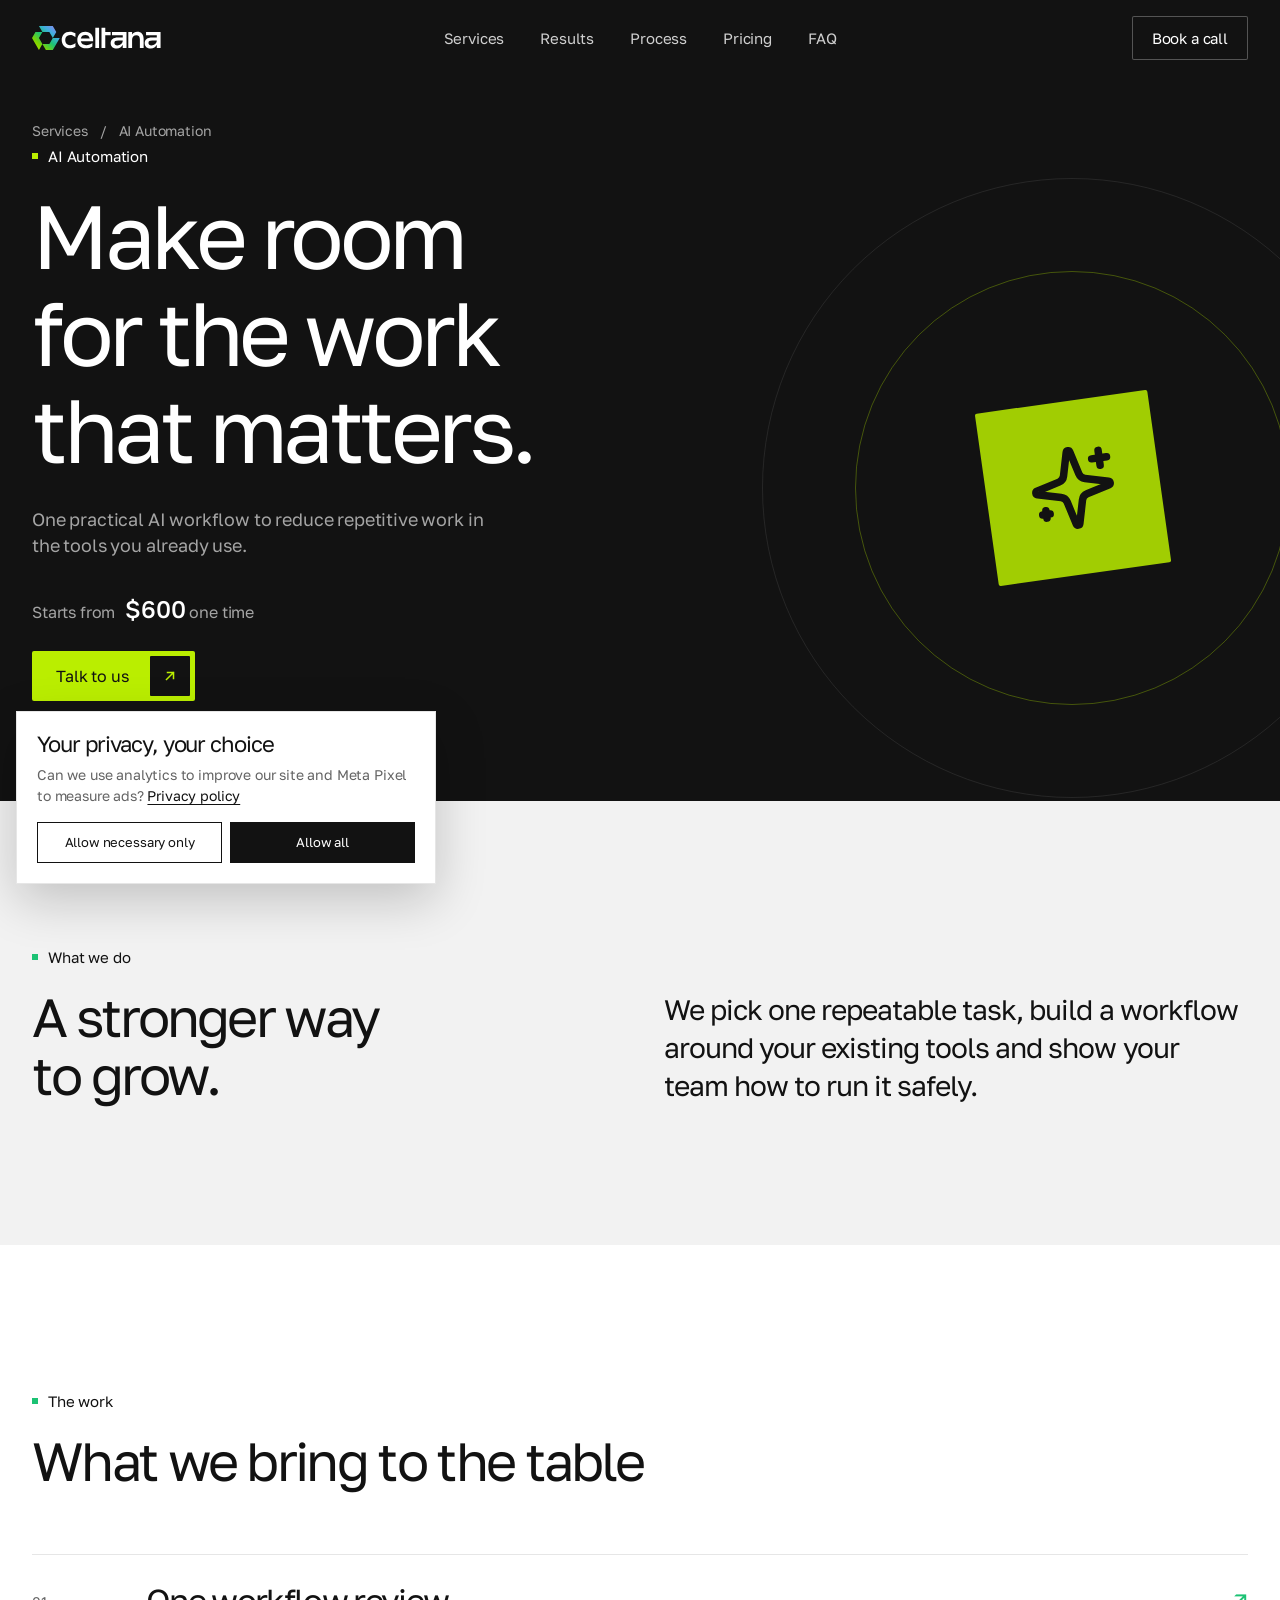
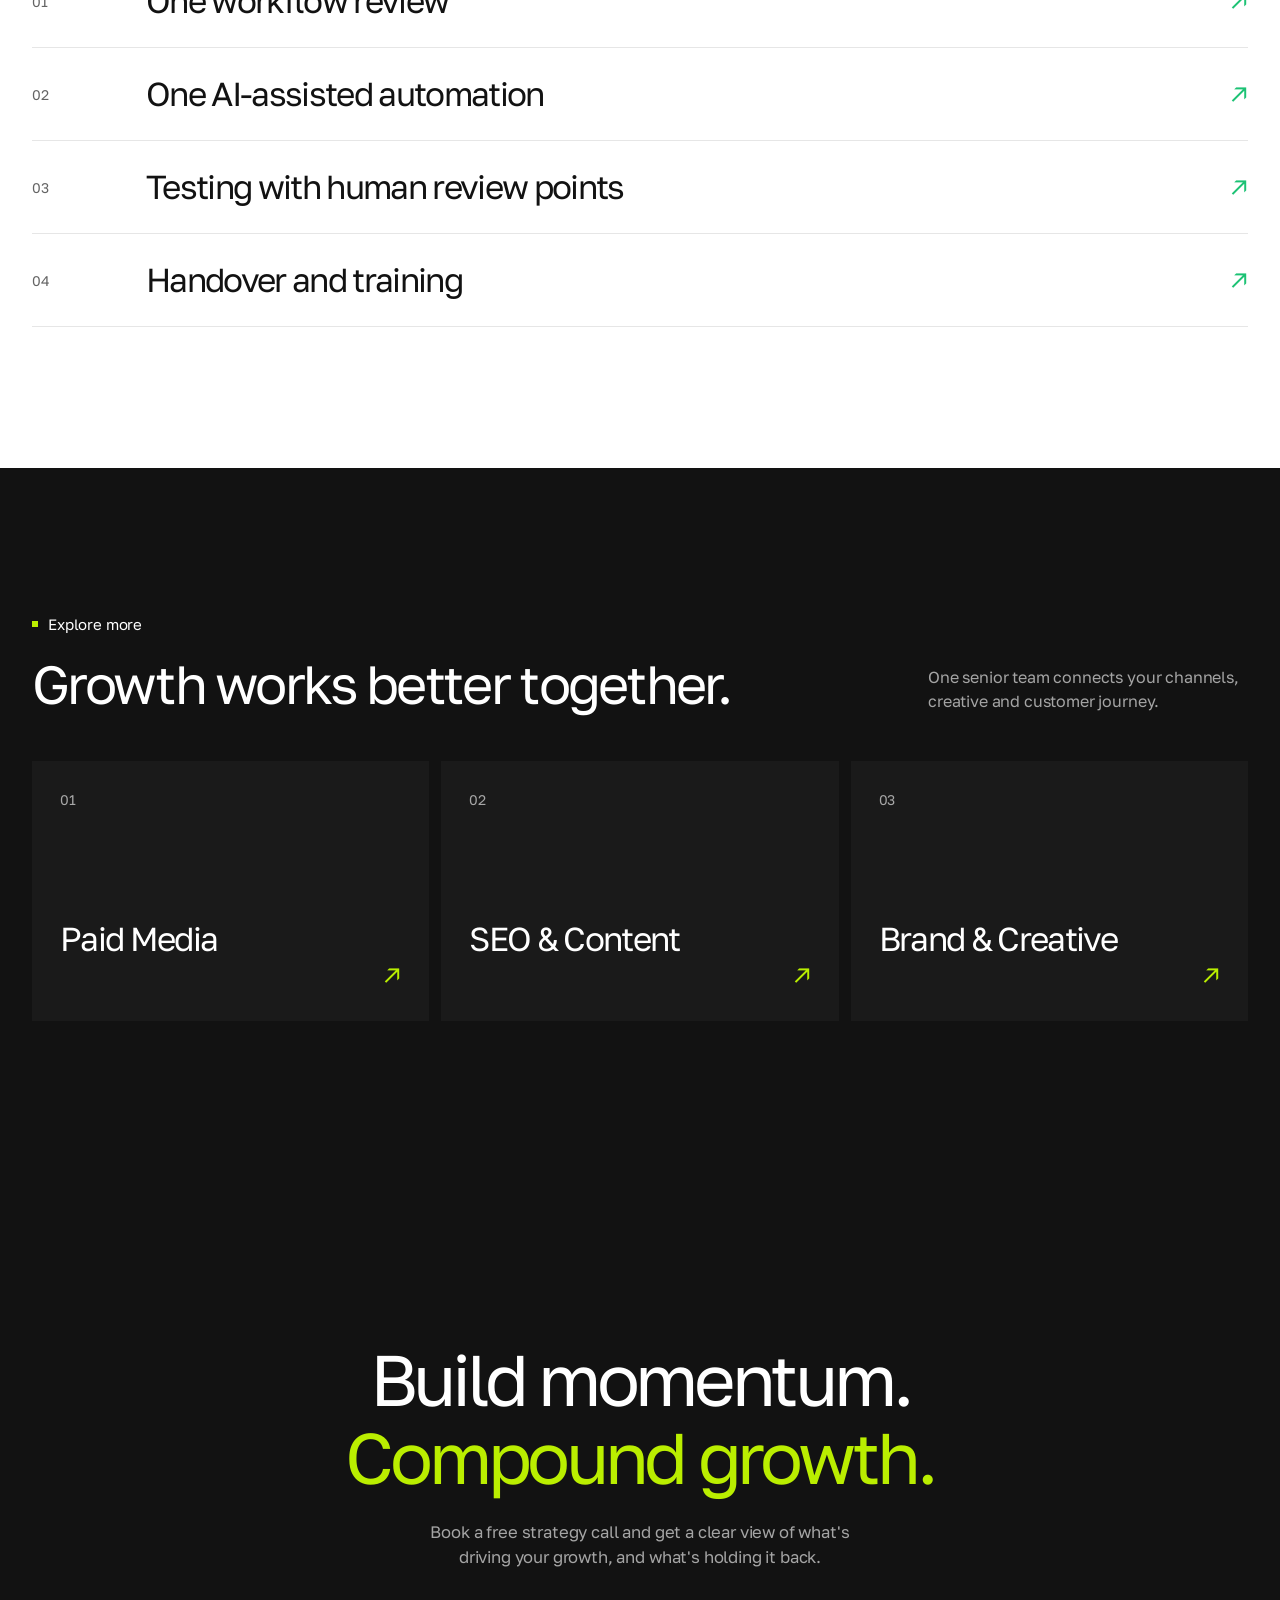
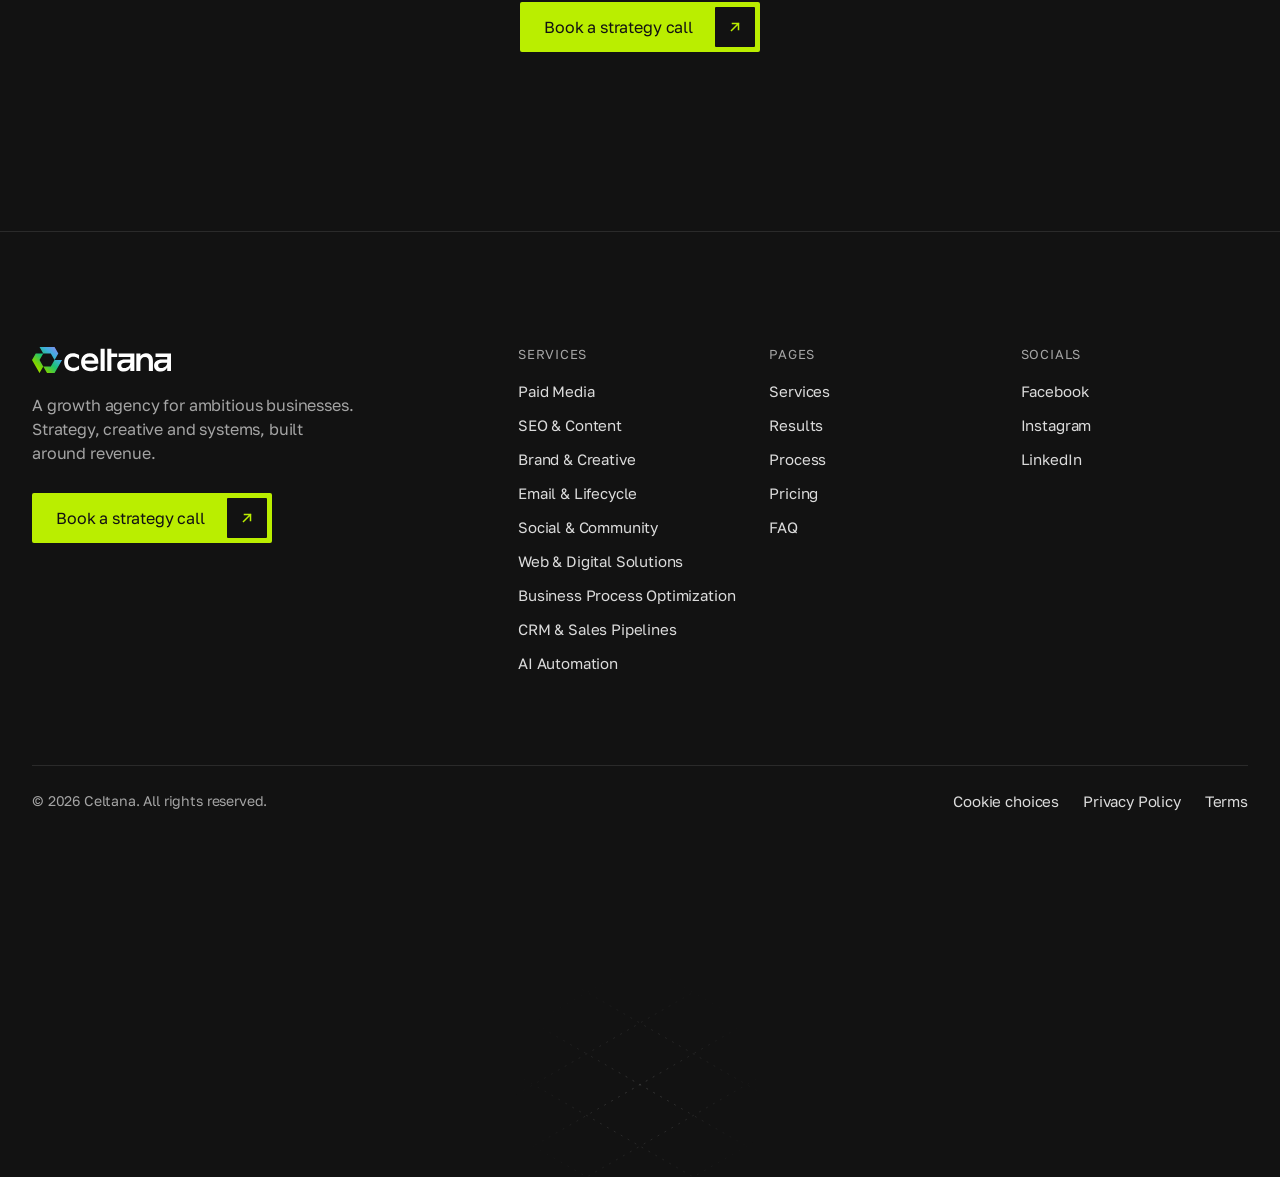
<file: services/ai-automation/index.html>
<!DOCTYPE html><html lang="en" class="no-js"><head><meta charset="utf-8"><meta name="viewport" content="width=device-width, initial-scale=1"><link rel="icon" type="image/svg+xml" href="/favicon.svg"><meta name="generator" content="Astro v7.4.13"><title>AI Automation | Celtana</title><meta name="description" content="We pick one repeatable task, build a workflow around your existing tools and show your team how to run it safely."><link rel="canonical" href="https://www.celtana.io/services/ai-automation/"><meta property="og:type" content="website"><meta property="og:site_name" content="Celtana"><meta property="og:title" content="AI Automation | Celtana"><meta property="og:description" content="We pick one repeatable task, build a workflow around your existing tools and show your team how to run it safely."><meta property="og:url" content="https://www.celtana.io/services/ai-automation/"><meta name="theme-color" content="#121212"><script>
      const consentKey = "celtana-consent";
      let started = {};
      function applyConsent(choices) {
        if (choices.analytics && !started.analytics) {
          started.analytics = true;
          document.dispatchEvent(new Event("celtana:analytics-consent"));
          window.dataLayer = window.dataLayer || [];
          window.gtag = function () { dataLayer.push(arguments); };
          gtag("js", new Date());
          gtag("config", "G-VMSF169Z6F");
          const tag = document.createElement("script");
          tag.async = true;
          tag.src = "https://www.googletagmanager.com/gtag/js?id=G-VMSF169Z6F";
          document.head.append(tag);
        }
        if (choices.marketing && !started.marketing) {
          started.marketing = true;
          // Meta Pixel Code: load only after marketing consent.
          !function(f,b,e,v,n,t,s){if(f.fbq)return;n=f.fbq=function(){n.callMethod?n.callMethod.apply(n,arguments):n.queue.push(arguments)};if(!f._fbq)f._fbq=n;n.push=n;n.loaded=!0;n.version="2.0";n.queue=[];t=b.createElement(e);t.async=!0;t.src=v;s=b.getElementsByTagName(e)[0];s.parentNode.insertBefore(t,s)}(window,document,"script","https://connect.facebook.net/en_US/fbevents.js");
          fbq("init", "1700839084925070");
          fbq("track", "PageView");
          if (location.pathname.startsWith("/services/") && location.pathname !== "/services/") fbq("track", "ViewContent");
        }
      }
      try { const saved = JSON.parse(localStorage.getItem(consentKey)); if (saved) applyConsent(saved); } catch (_) {}
      document.addEventListener("DOMContentLoaded", () => {
        const panel = document.querySelector("[data-consent]");
        if (!localStorage.getItem(consentKey)) panel.hidden = false;
        document.querySelector("[data-consent-open]").addEventListener("click", () => { panel.hidden = false; });
        panel.addEventListener("click", (event) => {
          const action = event.target.closest("[data-consent-action]")?.dataset.consentAction;
          if (!action) return;
          const choices = action === "all" ? { analytics: true, marketing: true } : { analytics: false, marketing: false };
          let previous;
          try { previous = JSON.parse(localStorage.getItem(consentKey)); } catch (_) {}
          localStorage.setItem(consentKey, JSON.stringify(choices));
          panel.hidden = true;
          if ((previous?.analytics && !choices.analytics) || (previous?.marketing && !choices.marketing)) {
            document.cookie.split(";").forEach((part) => {
              const name = part.trim().split("=")[0];
              if (/^(_ga|_fbp|_fbc)/.test(name)) document.cookie = name + "=; Max-Age=0; Path=/";
            });
            location.reload();
          } else applyConsent(choices);
        });
      });
    </script><script>(function(){const apiKey = "phc_oPhG6ijaEAtDqSktFjMzgSo6GkRa7Hy32LniMuphGLwL";
const apiHost = "https://us.i.posthog.com";

  function startPostHog() {
  !function(t,e){var o,n,p,r;e.__SV||(window.posthog=e,e._i=[],e.init=function(i,s,a){function g(t,e){var o=e.split(".");2==o.length&&(t=t[o[0]],e=o[1]),t[e]=function(){t.push([e].concat(Array.prototype.slice.call(arguments,0)))}}(p=t.createElement("script")).type="text/javascript",p.crossOrigin="anonymous",p.async=!0,p.src=s.api_host.replace(".i.posthog.com","-assets.i.posthog.com")+"/static/array.js",(r=t.getElementsByTagName("script")[0]).parentNode.insertBefore(p,r);var u=e;for(void 0!==a?u=e[a]=[]:a="posthog",u.people=u.people||[],Object.defineProperty(u,"toString",{configurable:!0,enumerable:!0,writable:!0,value:function(t){var e="posthog";return"posthog"!==a&&(e+="."+a),t||(e+=" (stub)"),e}}),Object.defineProperty(u.people,"toString",{configurable:!0,enumerable:!0,writable:!0,value:function(){return u.toString(1)+".people (stub)"}}),o="capture identify alias people.set people.set_once set_config register register_once unregister opt_out_capturing has_opted_out_capturing opt_in_capturing reset isFeatureEnabled onFeatureFlags getFeatureFlag getFeatureFlagPayload reloadFeatureFlags group updateEarlyAccessFeatureEnrollment getEarlyAccessFeatures getActiveMatchingSurveys getSurveys getNextSurveyStep onSessionId".split(" "),n=0;n<o.length;n++)g(u,o[n]);e._i.push([i,s,a])},e.__SV=1)}(document,window.posthog||[]);

  posthog.init(apiKey, {
    api_host: apiHost,
    defaults: "2026-08-30",
    cookieless_mode: "always",
    person_profiles: "never",
    autocapture: false,
    capture_pageview: true,
    disable_session_recording: true,
  });

  document.addEventListener("click", (event) => {
    const link = event.target instanceof Element && event.target.closest("[data-posthog-event]");
    if (link) posthog.capture(link.getAttribute("data-posthog-event"));
  });
  }
  document.addEventListener("celtana:analytics-consent", startPostHog, { once: true });
  try { if (JSON.parse(localStorage.getItem("celtana-consent"))?.analytics) startPostHog(); } catch (_) {}
})();</script><link rel="preconnect" href="https://fonts.googleapis.com"><link rel="preconnect" href="https://fonts.gstatic.com" crossorigin><link href="https://fonts.googleapis.com/css2?family=Golos+Text:wght@400;500&display=swap" rel="stylesheet"><script>document.documentElement.classList.remove("no-js");</script><link rel="stylesheet" href="/_astro/Footer.D3UJprCQ.css"><style>.cta[data-astro-cid-f3wvl5jl]{isolation:isolate;text-align:center;padding-block:clamp(120px,14vw,200px);position:relative;overflow:hidden}.inner[data-astro-cid-f3wvl5jl]{justify-items:center;gap:24px;display:grid}h2[data-astro-cid-f3wvl5jl]{letter-spacing:-.06em;max-width:14ch;font-size:clamp(40px,5.6vw,80px)}em[data-astro-cid-f3wvl5jl]{color:var(--accent);font-style:normal}p[data-astro-cid-f3wvl5jl]{color:var(--muted-on-dark);max-width:44ch;margin-bottom:8px;font-size:clamp(16px,1.3vw,18px)}
.service-hero[data-astro-cid-njl2q4gy]{min-height:680px;padding-block:120px 100px;overflow:hidden}.hero-inner[data-astro-cid-njl2q4gy]{flex-direction:column;justify-content:space-between;min-height:460px;display:flex;position:relative}.eyebrow[data-astro-cid-njl2q4gy]{color:var(--muted-on-dark);align-items:center;gap:12px;font-size:14px;display:flex}.eyebrow[data-astro-cid-njl2q4gy] a[data-astro-cid-njl2q4gy]:hover{color:var(--accent)}.hero-copy[data-astro-cid-njl2q4gy]{z-index:1;max-width:850px;position:relative}.hero-copy[data-astro-cid-njl2q4gy] h1[data-astro-cid-njl2q4gy]{max-width:12ch;font-size:clamp(54px,7vw,100px)}.hero-copy[data-astro-cid-njl2q4gy] p[data-astro-cid-njl2q4gy]{max-width:42ch;color:var(--muted-on-dark);margin-block:28px 32px;font-size:clamp(17px,1.4vw,20px)}.service-price[data-astro-cid-njl2q4gy]{color:var(--muted-on-dark);margin-bottom:24px}.service-price[data-astro-cid-njl2q4gy] strong[data-astro-cid-njl2q4gy]{color:var(--white);margin-left:6px;font-size:24px;font-weight:500}.hero-art[data-astro-cid-njl2q4gy]{aspect-ratio:1;opacity:.85;place-items:center;width:min(50vw,620px);display:grid;position:absolute;top:10%;right:-8%}.art-icon[data-astro-cid-njl2q4gy]{z-index:1;aspect-ratio:1;background:var(--accent);width:28%;color:var(--dark);border-radius:2px;place-items:center;display:grid;position:relative;transform:rotate(-8deg)}.art-ring[data-astro-cid-njl2q4gy]{aspect-ratio:1;border:1px solid #baee005c;border-radius:50%;width:70%;position:absolute}.art-ring[data-astro-cid-njl2q4gy]:last-child{border-color:var(--line-dark);width:100%}.intro-grid[data-astro-cid-njl2q4gy]{grid-template-columns:1fr 1fr;align-items:end;gap:48px;display:grid}.intro-grid[data-astro-cid-njl2q4gy]>p[data-astro-cid-njl2q4gy]{letter-spacing:-.035em;max-width:40ch;font-size:clamp(20px,2.2vw,30px);line-height:1.35}.work[data-astro-cid-njl2q4gy]{background:var(--white)}.work-head[data-astro-cid-njl2q4gy]{margin-bottom:clamp(40px,5vw,72px)}ol[data-astro-cid-njl2q4gy]{margin:0;padding:0;list-style:none}li[data-astro-cid-njl2q4gy]{border-top:1px solid var(--line);grid-template-columns:90px 1fr auto;align-items:center;gap:24px;padding:28px 0;display:grid}li[data-astro-cid-njl2q4gy]:last-child{border-bottom:1px solid var(--line)}.number[data-astro-cid-njl2q4gy]{color:var(--muted);font-size:14px}li[data-astro-cid-njl2q4gy] h3[data-astro-cid-njl2q4gy]{font-size:clamp(22px,2.6vw,36px)}.mark[data-astro-cid-njl2q4gy]{color:var(--emerald);font-size:24px}.next-head[data-astro-cid-njl2q4gy]{justify-content:space-between;align-items:end;gap:32px;margin-bottom:48px;display:flex}.next-head[data-astro-cid-njl2q4gy] p[data-astro-cid-njl2q4gy]{max-width:32ch;color:var(--muted-on-dark)}.next-grid[data-astro-cid-njl2q4gy]{grid-template-columns:repeat(3,1fr);gap:12px;display:grid}.next-card[data-astro-cid-njl2q4gy]{background:var(--dark-2);flex-direction:column;align-items:flex-start;min-height:260px;padding:28px;transition:background .3s;display:flex}.next-card[data-astro-cid-njl2q4gy]:hover{background:var(--dark-3)}.next-card[data-astro-cid-njl2q4gy] h3[data-astro-cid-njl2q4gy]{margin-top:auto;font-size:clamp(24px,2.6vw,36px)}.next-card[data-astro-cid-njl2q4gy] .number[data-astro-cid-njl2q4gy]{color:var(--muted-on-dark)}.arrow[data-astro-cid-njl2q4gy]{color:var(--accent);align-self:flex-end;font-size:24px}@media (width<=760px){.service-hero[data-astro-cid-njl2q4gy]{min-height:660px}.hero-art[data-astro-cid-njl2q4gy]{opacity:.35;width:65vw;top:0;right:-24%}.intro-grid[data-astro-cid-njl2q4gy],.next-grid[data-astro-cid-njl2q4gy]{grid-template-columns:1fr}.next-head[data-astro-cid-njl2q4gy]{display:block}.next-head[data-astro-cid-njl2q4gy] p[data-astro-cid-njl2q4gy]{margin-top:20px}.next-card[data-astro-cid-njl2q4gy]{min-height:180px}li[data-astro-cid-njl2q4gy]{grid-template-columns:44px 1fr auto;gap:12px}}
</style></head><body><header class="header" data-header data-astro-cid-kgevm5mn><div class="container inner" data-astro-cid-kgevm5mn><a href="/" class="brand" data-astro-cid-kgevm5mn><svg viewBox="0 0 958.89 179.00" role="img" aria-label="Celtana home" xmlns="http://www.w3.org/2000/svg"><defs><linearGradient id="cg-f8t5hp" x1="0" y1="1" x2="1" y2="0"><stop offset="0" stop-color="#BAEE00"></stop><stop offset=".25" stop-color="#7ED300"></stop><stop offset=".5" stop-color="#1CC274"></stop><stop offset=".7" stop-color="#3FAEDD"></stop><stop offset="1" stop-color="#A47DF7"></stop></linearGradient></defs><path fill="url(#cg-f8t5hp)" fill-rule="evenodd" d="M51.73 0.00L77.63 44.75L25.87 44.75L0.00 89.50L51.73 179.00L77.63 134.25L103.50 179.00L155.26 179.00L207.00 89.50L155.26 89.50L181.13 44.75L155.26 0.00L51.73 0.00ZM77.63 44.75L129.37 44.75L155.26 89.50L129.37 134.25L77.63 134.25L51.73 89.50L77.63 44.75Z"></path><path fill="currentColor" fill-rule="evenodd" d="M323.97 54.54L323.97 82.58C309.94 70.56 297.91 66.55 283.87 66.55C259.81 66.55 247.78 82.58 247.78 104.60C247.78 126.63 261.82 142.65 283.87 142.65C299.91 142.65 311.94 136.65 323.97 126.63L323.97 154.67C309.94 162.68 297.91 166.68 281.87 166.68C245.78 166.68 221.72 140.65 221.72 104.60C221.72 68.56 245.78 42.52 281.87 42.52C297.91 42.52 309.94 46.53 323.97 54.54Z M456.31 114.62L364.08 114.62C368.09 134.64 384.13 142.65 404.18 142.65C422.22 142.65 436.26 136.65 450.29 126.63L450.29 152.67C438.26 162.68 420.22 166.68 402.17 166.68C362.07 166.68 338.01 140.65 338.01 104.60C338.01 68.56 362.07 42.52 398.16 42.52C436.26 42.52 460.32 68.56 456.31 114.62ZM364.08 92.59L430.24 92.59C426.23 74.57 416.21 66.55 398.16 66.55C380.12 66.55 368.09 74.57 364.08 92.59Z M472.35 12.48L500.42 12.48L500.42 164.68L472.35 164.68L472.35 12.48Z M518.47 12.48L546.54 12.48L546.54 44.53L586.64 44.53L586.64 68.56L546.54 68.56L546.54 164.68L518.47 164.68L518.47 12.48Z M596.67 44.53L704.94 44.53L704.94 164.68L676.87 164.68L676.87 140.65C668.85 158.67 652.81 168.69 632.76 168.69C604.69 168.69 586.64 152.67 586.64 128.64C586.64 102.60 606.69 86.58 640.78 86.58L676.87 86.58L676.87 68.56L596.67 68.56L596.67 44.53ZM676.87 108.61L642.78 108.61C622.73 108.61 614.71 114.62 614.71 126.63C614.71 138.65 622.73 144.66 636.77 144.66C658.82 144.66 676.87 128.64 676.87 108.61Z M718.37 44.53L746.44 44.53L746.44 62.55C756.47 48.53 768.50 42.52 784.54 42.52C816.62 42.52 832.66 62.55 832.66 96.59L832.66 164.68L804.59 164.68L804.59 100.60C804.59 78.57 796.57 68.56 778.52 68.56C758.47 68.56 746.44 82.58 746.44 102.60L746.44 164.68L718.37 164.68L718.37 44.53Z M850.62 44.53L958.89 44.53L958.89 164.68L930.82 164.68L930.82 140.65C922.80 158.67 906.76 168.69 886.71 168.69C858.64 168.69 840.60 152.67 840.60 128.64C840.60 102.60 860.65 86.58 894.73 86.58L930.82 86.58L930.82 68.56L850.62 68.56L850.62 44.53ZM930.82 108.61L896.74 108.61C876.69 108.61 868.67 114.62 868.67 126.63C868.67 138.65 876.69 144.66 890.72 144.66C912.78 144.66 930.82 128.64 930.82 108.61Z"></path></svg></a><nav aria-label="Primary" data-astro-cid-kgevm5mn><ul data-astro-cid-kgevm5mn><li data-astro-cid-kgevm5mn><a href="/#services" data-astro-cid-kgevm5mn>Services</a></li><li data-astro-cid-kgevm5mn><a href="/#results" data-astro-cid-kgevm5mn>Results</a></li><li data-astro-cid-kgevm5mn><a href="/#process" data-astro-cid-kgevm5mn>Process</a></li><li data-astro-cid-kgevm5mn><a href="/#pricing" data-astro-cid-kgevm5mn>Pricing</a></li><li data-astro-cid-kgevm5mn><a href="/#faq" data-astro-cid-kgevm5mn>FAQ</a></li></ul></nav><div class="end" data-astro-cid-kgevm5mn><a class="btn btn-outline nav-cta" href="https://calendly.com/celtana/strategy-call" data-posthog-event="booking_link_clicked" target="_blank" rel="noopener"><span>Book a call</span></a><button class="menu-btn" type="button" aria-expanded="false" aria-controls="mobile-nav" aria-label="Open menu" data-astro-cid-kgevm5mn><span data-astro-cid-kgevm5mn></span><span data-astro-cid-kgevm5mn></span></button></div></div><div class="mobile-nav" id="mobile-nav" hidden data-astro-cid-kgevm5mn><ul data-astro-cid-kgevm5mn><li data-astro-cid-kgevm5mn><a href="/#services" data-astro-cid-kgevm5mn>Services</a></li><li data-astro-cid-kgevm5mn><a href="/#results" data-astro-cid-kgevm5mn>Results</a></li><li data-astro-cid-kgevm5mn><a href="/#process" data-astro-cid-kgevm5mn>Process</a></li><li data-astro-cid-kgevm5mn><a href="/#pricing" data-astro-cid-kgevm5mn>Pricing</a></li><li data-astro-cid-kgevm5mn><a href="/#faq" data-astro-cid-kgevm5mn>FAQ</a></li></ul></div></header><script type="module">var e=document.querySelector(`[data-header]`),t=document.querySelector(`.menu-btn`),n=document.getElementById(`mobile-nav`);if(e){let t=window.scrollY,r=()=>{let r=window.scrollY;e.classList.toggle(`is-scrolled`,r>24),e.classList.toggle(`is-hidden`,r>400&&r>t&&n?.hidden!==!1),t=r};r(),window.addEventListener(`scroll`,r,{passive:!0})}if(t&&n){let e=e=>{t.setAttribute(`aria-expanded`,String(e)),n.hidden=!e};t.addEventListener(`click`,()=>e(n.hidden)),n.querySelectorAll(`a`).forEach(t=>t.addEventListener(`click`,()=>e(!1)))}</script><main data-astro-cid-njl2q4gy><section class="service-hero dark" id="top" data-astro-cid-njl2q4gy><div class="container hero-inner" data-astro-cid-njl2q4gy><div class="eyebrow" data-astro-cid-njl2q4gy><a href="/#services" data-astro-cid-njl2q4gy>Services</a><span aria-hidden="true" data-astro-cid-njl2q4gy>/</span><span data-astro-cid-njl2q4gy>AI Automation</span></div><div class="hero-copy" data-astro-cid-njl2q4gy><span class="label" data-astro-cid-njl2q4gy>AI Automation</span><h1 data-astro-cid-njl2q4gy>Make room for the work that matters.</h1><p data-astro-cid-njl2q4gy>One practical AI workflow to reduce repetitive work in the tools you already use.</p><div class="service-price" data-astro-cid-njl2q4gy>Starts from <strong data-astro-cid-njl2q4gy>$600</strong> <span data-astro-cid-njl2q4gy>one time</span></div><a class="btn" href="https://calendly.com/celtana/strategy-call" data-posthog-event="booking_link_clicked" target="_blank" rel="noopener"><span>Talk to us</span><span class="arrow" aria-hidden="true"><svg width="14" height="14" viewBox="0 0 14 14" fill="none"><path d="M3.5 10.5l7-7M4.5 3.5h6v6" stroke="currentColor" stroke-width="1.5" stroke-linecap="square"></path></svg><svg width="14" height="14" viewBox="0 0 14 14" fill="none"><path d="M3.5 10.5l7-7M4.5 3.5h6v6" stroke="currentColor" stroke-width="1.5" stroke-linecap="square"></path></svg></span></a></div><div class="hero-art" aria-hidden="true" data-astro-cid-njl2q4gy><span class="art-icon" data-astro-cid-njl2q4gy><style>astro-island,astro-slot,astro-static-slot{display:contents}</style><script>(function(){let e=(e,t,n)=>{let r=async()=>{await(await e())()},i=typeof t.value==`object`?t.value:void 0,a={rootMargin:i==null?void 0:i.rootMargin},o=new IntersectionObserver(e=>{for(let t of e)if(t.isIntersecting){o.disconnect(),r();break}},a);for(let e of n.children)o.observe(e)};(self.Astro||(self.Astro={})).visible=e,window.dispatchEvent(new Event(`astro:visible`))})();</script><script>(function(){function e(t){"@babel/helpers - typeof";return e=typeof Symbol==`function`&&typeof Symbol.iterator==`symbol`?function(e){return typeof e}:function(e){return e&&typeof Symbol==`function`&&e.constructor===Symbol&&e!==Symbol.prototype?`symbol`:typeof e},e(t)}function t(t,n){if(e(t)!=`object`||!t)return t;var r;if(typeof Symbol<`u`&&(r=t[Symbol.toPrimitive])!==void 0){var i=r.call(t,n||`default`);if(e(i)!=`object`)return i;throw TypeError(`@@toPrimitive must return a primitive value.`)}return(n===`string`?String:Number)(t)}function n(n){var r=t(n,`string`);return e(r)==`symbol`?r:r+``}function r(e,t,r){return(t=n(t))in e?Object.defineProperty(e,t,{value:r,enumerable:!0,configurable:!0,writable:!0}):e[t]=r,e}let i=/* @__PURE__ */ new Set([`__proto__`,`constructor`,`prototype`]);{let e={0:e=>a(e),1:e=>n(e),2:e=>new RegExp(e),3:e=>new Date(e),4:e=>new Map(n(e)),5:e=>new Set(n(e)),6:e=>BigInt(e),7:e=>new URL(e),8:e=>new Uint8Array(e),9:e=>new Uint16Array(e),10:e=>new Uint32Array(e),11:e=>1/0*e},t=t=>{let[n,r]=t;return n in e?e[n](r):void 0},n=e=>e.map(t),a=e=>typeof e!=`object`||!e?e:Object.fromEntries(Object.entries(e).map(([e,n])=>[e,t(n)]));class o extends HTMLElement{constructor(...e){super(...e),r(this,`Component`,void 0),r(this,`hydrator`,void 0),r(this,`hydrate`,async()=>{var e;if(!this.hydrator||!this.isConnected)return;let t=(e=this.parentElement)==null?void 0:e.closest(`astro-island[ssr]`);if(t){t.addEventListener(`astro:hydrate`,this.hydrate,{once:!0});return}let n=this.querySelectorAll(`astro-slot`),r={},i=this.querySelectorAll(`template[data-astro-template]`);for(let e of i){let t=e.closest(this.tagName);t!=null&&t.isSameNode(this)&&(r[e.getAttribute(`data-astro-template`)||`default`]=e.innerHTML,e.remove())}for(let e of n){let t=e.closest(this.tagName);t!=null&&t.isSameNode(this)&&(r[e.getAttribute(`name`)||`default`]=e.innerHTML)}let o;try{o=this.hasAttribute(`props`)?a(JSON.parse(this.getAttribute(`props`))):{}}catch(e){let t=this.getAttribute(`component-url`)||`<unknown>`,n=this.getAttribute(`component-export`);throw n&&(t+=` (export ${n})`),console.error(`[hydrate] Error parsing props for component ${t}`,this.getAttribute(`props`),e),e}await this.hydrator(this)(this.Component,o,r,{client:this.getAttribute(`client`)}),this.removeAttribute(`ssr`),this.dispatchEvent(new CustomEvent(`astro:hydrate`))}),r(this,`unmount`,()=>{this.isConnected||this.dispatchEvent(new CustomEvent(`astro:unmount`))})}disconnectedCallback(){document.removeEventListener(`astro:after-swap`,this.unmount),document.addEventListener(`astro:after-swap`,this.unmount,{once:!0})}connectedCallback(){if(!this.hasAttribute(`await-children`)||document.readyState===`interactive`||document.readyState===`complete`)this.childrenConnectedCallback();else{let e=()=>{document.removeEventListener(`DOMContentLoaded`,e),t.disconnect(),this.childrenConnectedCallback()},t=new MutationObserver(()=>{var t;((t=this.lastChild)==null?void 0:t.nodeType)===Node.COMMENT_NODE&&this.lastChild.nodeValue===`astro:end`&&(this.lastChild.remove(),e())});t.observe(this,{childList:!0}),document.addEventListener(`DOMContentLoaded`,e)}}async childrenConnectedCallback(){let e=this.getAttribute(`before-hydration-url`);e&&await import(e),this.start()}getRetryImportUrl(e){let t=new URL(e,document.baseURI);return t.searchParams.set(`astro-retry`,Date.now().toString()),t.toString()}async importWithRetry(e){try{return await import(e)}catch(t){return await new Promise(e=>setTimeout(e,1e3)),import(this.getRetryImportUrl(e))}}handleHydrationError(e){let t=this.getAttribute(`component-url`),n=new CustomEvent(`astro:hydration-error`,{cancelable:!0,bubbles:!0,composed:!0,detail:{error:e,componentUrl:t}});this.dispatchEvent(n)&&console.error(`[astro-island] Error hydrating ${t}`,e)}async start(){let e=JSON.parse(this.getAttribute(`opts`)),t=this.getAttribute(`client`);if(Astro[t]===void 0)window.addEventListener(`astro:${t}`,()=>this.start(),{once:!0});else try{await Astro[t](async()=>{let e=this.getAttribute(`renderer-url`);try{let[t,{default:n}]=await Promise.all([this.importWithRetry(this.getAttribute(`component-url`)),e?this.importWithRetry(e):Promise.resolve({default:()=>()=>{}})]),r=this.getAttribute(`component-export`)||`default`;if(r.includes(`.`)){this.Component=t;for(let e of r.split(`.`)){if(i.has(e)||!this.Component||typeof this.Component!=`object`&&typeof this.Component!=`function`||!Object.hasOwn(this.Component,e))throw Error(`Invalid component export path: ${r}`);this.Component=this.Component[e]}}else{if(i.has(r))throw Error(`Invalid component export path: ${r}`);this.Component=t[r]}return this.hydrator=n,this.hydrate}catch(e){return this.handleHydrationError(e),()=>{}}},e,this)}catch(e){this.handleHydrationError(e)}}attributeChangedCallback(){this.hydrate()}}r(o,`observedAttributes`,[`props`]),customElements.get(`astro-island`)||customElements.define(`astro-island`,o)}})();</script><astro-island uid="E01Nr" prefix="r1" component-url="/_astro/AnimatedIcon.DIKTA9oH.js" component-export="default" renderer-url="/_astro/client.OzTcoKK0.js" props="{&quot;name&quot;:[0,&quot;sparkles&quot;],&quot;size&quot;:[0,90],&quot;data-astro-cid-njl2q4gy&quot;:[0,true]}" ssr client="visible" opts="{&quot;name&quot;:&quot;AnimatedIcon&quot;,&quot;value&quot;:true}" await-children><span aria-hidden="true" style="display:inline-flex"><div class="" style="display:inline-flex"><svg fill="none" height="90" stroke="currentColor" stroke-linecap="round" stroke-linejoin="round" stroke-width="2" viewBox="0 0 24 24" width="90" xmlns="http://www.w3.org/2000/svg"><path d="M9.937 15.5A2 2 0 0 0 8.5 14.063l-6.135-1.582a.5.5 0 0 1 0-.962L8.5 9.936A2 2 0 0 0 9.937 8.5l1.582-6.135a.5.5 0 0 1 .963 0L14.063 8.5A2 2 0 0 0 15.5 9.937l6.135 1.581a.5.5 0 0 1 0 .964L15.5 14.063a2 2 0 0 0-1.437 1.437l-1.582 6.135a.5.5 0 0 1-.963 0z"></path><path d="M20 3v4"></path><path d="M22 5h-4"></path><path d="M4 17v2"></path><path d="M5 18H3"></path></svg></div></span><!--astro:end--></astro-island></span><span class="art-ring" data-astro-cid-njl2q4gy></span><span class="art-ring" data-astro-cid-njl2q4gy></span></div></div></section><section class="section introduction" data-astro-cid-njl2q4gy><div class="container intro-grid" data-astro-cid-njl2q4gy><div data-reveal data-astro-cid-njl2q4gy><span class="label" data-astro-cid-njl2q4gy>What we do</span><h2 class="h2" data-astro-cid-njl2q4gy>A stronger way<br data-astro-cid-njl2q4gy>to grow.</h2></div><p data-reveal data-astro-cid-njl2q4gy>We pick one repeatable task, build a workflow around your existing tools and show your team how to run it safely.</p></div></section><section class="section work" data-astro-cid-njl2q4gy><div class="container" data-astro-cid-njl2q4gy><div class="work-head" data-reveal data-astro-cid-njl2q4gy><span class="label" data-astro-cid-njl2q4gy>The work</span><h2 class="h2" data-astro-cid-njl2q4gy>What we bring to the table</h2></div><ol data-astro-cid-njl2q4gy><li data-reveal data-astro-cid-njl2q4gy><span class="number" data-astro-cid-njl2q4gy>01</span><h3 data-astro-cid-njl2q4gy>One workflow review</h3><span class="mark" aria-hidden="true" data-astro-cid-njl2q4gy>↗</span></li><li data-reveal data-astro-cid-njl2q4gy><span class="number" data-astro-cid-njl2q4gy>02</span><h3 data-astro-cid-njl2q4gy>One AI-assisted automation</h3><span class="mark" aria-hidden="true" data-astro-cid-njl2q4gy>↗</span></li><li data-reveal data-astro-cid-njl2q4gy><span class="number" data-astro-cid-njl2q4gy>03</span><h3 data-astro-cid-njl2q4gy>Testing with human review points</h3><span class="mark" aria-hidden="true" data-astro-cid-njl2q4gy>↗</span></li><li data-reveal data-astro-cid-njl2q4gy><span class="number" data-astro-cid-njl2q4gy>04</span><h3 data-astro-cid-njl2q4gy>Handover and training</h3><span class="mark" aria-hidden="true" data-astro-cid-njl2q4gy>↗</span></li></ol></div></section><section class="section next dark" data-astro-cid-njl2q4gy><div class="container" data-astro-cid-njl2q4gy><div class="next-head" data-reveal data-astro-cid-njl2q4gy><div data-astro-cid-njl2q4gy><span class="label" data-astro-cid-njl2q4gy>Explore more</span><h2 class="h2" data-astro-cid-njl2q4gy>Growth works better together.</h2></div><p data-astro-cid-njl2q4gy>One senior team connects your channels, creative and customer journey.</p></div><div class="next-grid" data-astro-cid-njl2q4gy><a href="/services/paid-media/" class="next-card" data-reveal data-astro-cid-njl2q4gy><span class="number" data-astro-cid-njl2q4gy>01</span><h3 data-astro-cid-njl2q4gy>Paid Media</h3><span class="arrow" aria-hidden="true" data-astro-cid-njl2q4gy>↗</span></a><a href="/services/seo-content/" class="next-card" data-reveal data-astro-cid-njl2q4gy><span class="number" data-astro-cid-njl2q4gy>02</span><h3 data-astro-cid-njl2q4gy>SEO &amp; Content</h3><span class="arrow" aria-hidden="true" data-astro-cid-njl2q4gy>↗</span></a><a href="/services/brand-creative/" class="next-card" data-reveal data-astro-cid-njl2q4gy><span class="number" data-astro-cid-njl2q4gy>03</span><h3 data-astro-cid-njl2q4gy>Brand &amp; Creative</h3><span class="arrow" aria-hidden="true" data-astro-cid-njl2q4gy>↗</span></a></div></div></section><section class="cta dark" data-astro-cid-f3wvl5jl><div class="container inner" data-reveal data-astro-cid-f3wvl5jl><h2 data-astro-cid-f3wvl5jl>Build momentum. <em data-astro-cid-f3wvl5jl>Compound growth.</em></h2><p data-astro-cid-f3wvl5jl>Book a free strategy call and get a clear view of what's driving your growth, and what's holding it back.</p><a class="btn" href="https://calendly.com/celtana/strategy-call" data-posthog-event="booking_link_clicked" target="_blank" rel="noopener"><span>Book a strategy call</span><span class="arrow" aria-hidden="true"><svg width="14" height="14" viewBox="0 0 14 14" fill="none"><path d="M3.5 10.5l7-7M4.5 3.5h6v6" stroke="currentColor" stroke-width="1.5" stroke-linecap="square"></path></svg><svg width="14" height="14" viewBox="0 0 14 14" fill="none"><path d="M3.5 10.5l7-7M4.5 3.5h6v6" stroke="currentColor" stroke-width="1.5" stroke-linecap="square"></path></svg></span></a></div></section></main><footer class="footer dark" data-astro-cid-yvkg62gd><div class="container" data-astro-cid-yvkg62gd><div class="top" data-astro-cid-yvkg62gd><div class="about" data-astro-cid-yvkg62gd><svg class="f-logo" viewBox="0 0 958.89 179.00" role="img" aria-label="Celtana" xmlns="http://www.w3.org/2000/svg"><defs><linearGradient id="cg-vvz7lo" x1="0" y1="1" x2="1" y2="0"><stop offset="0" stop-color="#BAEE00"></stop><stop offset=".25" stop-color="#7ED300"></stop><stop offset=".5" stop-color="#1CC274"></stop><stop offset=".7" stop-color="#3FAEDD"></stop><stop offset="1" stop-color="#A47DF7"></stop></linearGradient></defs><path fill="url(#cg-vvz7lo)" fill-rule="evenodd" d="M51.73 0.00L77.63 44.75L25.87 44.75L0.00 89.50L51.73 179.00L77.63 134.25L103.50 179.00L155.26 179.00L207.00 89.50L155.26 89.50L181.13 44.75L155.26 0.00L51.73 0.00ZM77.63 44.75L129.37 44.75L155.26 89.50L129.37 134.25L77.63 134.25L51.73 89.50L77.63 44.75Z"></path><path fill="currentColor" fill-rule="evenodd" d="M323.97 54.54L323.97 82.58C309.94 70.56 297.91 66.55 283.87 66.55C259.81 66.55 247.78 82.58 247.78 104.60C247.78 126.63 261.82 142.65 283.87 142.65C299.91 142.65 311.94 136.65 323.97 126.63L323.97 154.67C309.94 162.68 297.91 166.68 281.87 166.68C245.78 166.68 221.72 140.65 221.72 104.60C221.72 68.56 245.78 42.52 281.87 42.52C297.91 42.52 309.94 46.53 323.97 54.54Z M456.31 114.62L364.08 114.62C368.09 134.64 384.13 142.65 404.18 142.65C422.22 142.65 436.26 136.65 450.29 126.63L450.29 152.67C438.26 162.68 420.22 166.68 402.17 166.68C362.07 166.68 338.01 140.65 338.01 104.60C338.01 68.56 362.07 42.52 398.16 42.52C436.26 42.52 460.32 68.56 456.31 114.62ZM364.08 92.59L430.24 92.59C426.23 74.57 416.21 66.55 398.16 66.55C380.12 66.55 368.09 74.57 364.08 92.59Z M472.35 12.48L500.42 12.48L500.42 164.68L472.35 164.68L472.35 12.48Z M518.47 12.48L546.54 12.48L546.54 44.53L586.64 44.53L586.64 68.56L546.54 68.56L546.54 164.68L518.47 164.68L518.47 12.48Z M596.67 44.53L704.94 44.53L704.94 164.68L676.87 164.68L676.87 140.65C668.85 158.67 652.81 168.69 632.76 168.69C604.69 168.69 586.64 152.67 586.64 128.64C586.64 102.60 606.69 86.58 640.78 86.58L676.87 86.58L676.87 68.56L596.67 68.56L596.67 44.53ZM676.87 108.61L642.78 108.61C622.73 108.61 614.71 114.62 614.71 126.63C614.71 138.65 622.73 144.66 636.77 144.66C658.82 144.66 676.87 128.64 676.87 108.61Z M718.37 44.53L746.44 44.53L746.44 62.55C756.47 48.53 768.50 42.52 784.54 42.52C816.62 42.52 832.66 62.55 832.66 96.59L832.66 164.68L804.59 164.68L804.59 100.60C804.59 78.57 796.57 68.56 778.52 68.56C758.47 68.56 746.44 82.58 746.44 102.60L746.44 164.68L718.37 164.68L718.37 44.53Z M850.62 44.53L958.89 44.53L958.89 164.68L930.82 164.68L930.82 140.65C922.80 158.67 906.76 168.69 886.71 168.69C858.64 168.69 840.60 152.67 840.60 128.64C840.60 102.60 860.65 86.58 894.73 86.58L930.82 86.58L930.82 68.56L850.62 68.56L850.62 44.53ZM930.82 108.61L896.74 108.61C876.69 108.61 868.67 114.62 868.67 126.63C868.67 138.65 876.69 144.66 890.72 144.66C912.78 144.66 930.82 128.64 930.82 108.61Z"></path></svg><p data-astro-cid-yvkg62gd>A growth agency for ambitious businesses. Strategy, creative and systems, built around revenue.</p><a class="btn book" href="https://calendly.com/celtana/strategy-call" data-posthog-event="booking_link_clicked" target="_blank" rel="noopener"><span>Book a strategy call</span><span class="arrow" aria-hidden="true"><svg width="14" height="14" viewBox="0 0 14 14" fill="none"><path d="M3.5 10.5l7-7M4.5 3.5h6v6" stroke="currentColor" stroke-width="1.5" stroke-linecap="square"></path></svg><svg width="14" height="14" viewBox="0 0 14 14" fill="none"><path d="M3.5 10.5l7-7M4.5 3.5h6v6" stroke="currentColor" stroke-width="1.5" stroke-linecap="square"></path></svg></span></a></div><nav class="cols" aria-label="Footer" data-astro-cid-yvkg62gd><div data-astro-cid-yvkg62gd><h3 data-astro-cid-yvkg62gd>Services</h3><ul data-astro-cid-yvkg62gd><li data-astro-cid-yvkg62gd><a href="/services/paid-media/" data-astro-cid-yvkg62gd>Paid Media</a></li><li data-astro-cid-yvkg62gd><a href="/services/seo-content/" data-astro-cid-yvkg62gd>SEO &amp; Content</a></li><li data-astro-cid-yvkg62gd><a href="/services/brand-creative/" data-astro-cid-yvkg62gd>Brand &amp; Creative</a></li><li data-astro-cid-yvkg62gd><a href="/services/email-lifecycle/" data-astro-cid-yvkg62gd>Email &amp; Lifecycle</a></li><li data-astro-cid-yvkg62gd><a href="/services/social-community/" data-astro-cid-yvkg62gd>Social &amp; Community</a></li><li data-astro-cid-yvkg62gd><a href="/services/conversion-web/" data-astro-cid-yvkg62gd>Web &amp; Digital Solutions</a></li><li data-astro-cid-yvkg62gd><a href="/services/process-optimization/" data-astro-cid-yvkg62gd>Business Process Optimization</a></li><li data-astro-cid-yvkg62gd><a href="/services/crm-sales-pipelines/" data-astro-cid-yvkg62gd>CRM &amp; Sales Pipelines</a></li><li data-astro-cid-yvkg62gd><a href="/services/ai-automation/" data-astro-cid-yvkg62gd>AI Automation</a></li></ul></div><div data-astro-cid-yvkg62gd><h3 data-astro-cid-yvkg62gd>Pages</h3><ul data-astro-cid-yvkg62gd><li data-astro-cid-yvkg62gd><a href="/#services" data-astro-cid-yvkg62gd>Services</a></li><li data-astro-cid-yvkg62gd><a href="/#results" data-astro-cid-yvkg62gd>Results</a></li><li data-astro-cid-yvkg62gd><a href="/#process" data-astro-cid-yvkg62gd>Process</a></li><li data-astro-cid-yvkg62gd><a href="/#pricing" data-astro-cid-yvkg62gd>Pricing</a></li><li data-astro-cid-yvkg62gd><a href="/#faq" data-astro-cid-yvkg62gd>FAQ</a></li></ul></div><div data-astro-cid-yvkg62gd><h3 data-astro-cid-yvkg62gd>Socials</h3><ul data-astro-cid-yvkg62gd><li data-astro-cid-yvkg62gd><a href="https://web.facebook.com/celtana.io/" data-astro-cid-yvkg62gd>Facebook</a></li><li data-astro-cid-yvkg62gd><a href="https://www.instagram.com/celtana.io/" data-astro-cid-yvkg62gd>Instagram</a></li><li data-astro-cid-yvkg62gd><a href="https://www.linkedin.com/company/celtana-io/" data-astro-cid-yvkg62gd>LinkedIn</a></li></ul></div></nav></div><div class="bottom" data-astro-cid-yvkg62gd><span data-astro-cid-yvkg62gd>© 2026 Celtana. All rights reserved.</span><div class="legal" data-astro-cid-yvkg62gd><button type="button" data-consent-open data-astro-cid-yvkg62gd>Cookie choices</button><a href="/privacy/" data-astro-cid-yvkg62gd>Privacy Policy</a><a href="/terms/" data-astro-cid-yvkg62gd>Terms</a></div></div></div><div class="chart" data-astro-cid-yvkg62gd><div class="blocks-chart" aria-hidden="true" data-astro-cid-i5zgjwo4><canvas data-blocks-chart data-mode="wave" data-astro-cid-i5zgjwo4></canvas></div><script type="module" src="/_astro/BlocksChart.astro_astro_type_script_index_0_lang.DUdlTAFC.js"></script></div></footer><aside class="consent-panel" data-consent hidden aria-label="Cookie choices"><h2>Your privacy, your choice</h2><p>Can we use analytics to improve our site and Meta Pixel to measure ads? <a href="/privacy/">Privacy policy</a></p><div class="consent-actions"><button type="button" data-consent-action="reject">Allow necessary only</button><button type="button" data-consent-action="all">Allow all</button></div></aside><script type="module">var e=new IntersectionObserver(t=>{for(let n of t)n.isIntersecting&&(n.target.classList.add(`is-in`),e.unobserve(n.target))},{rootMargin:`0px 0px -10% 0px`,threshold:.08});document.querySelectorAll(`[data-reveal]`).forEach(t=>e.observe(t));</script></body></html>
</file>
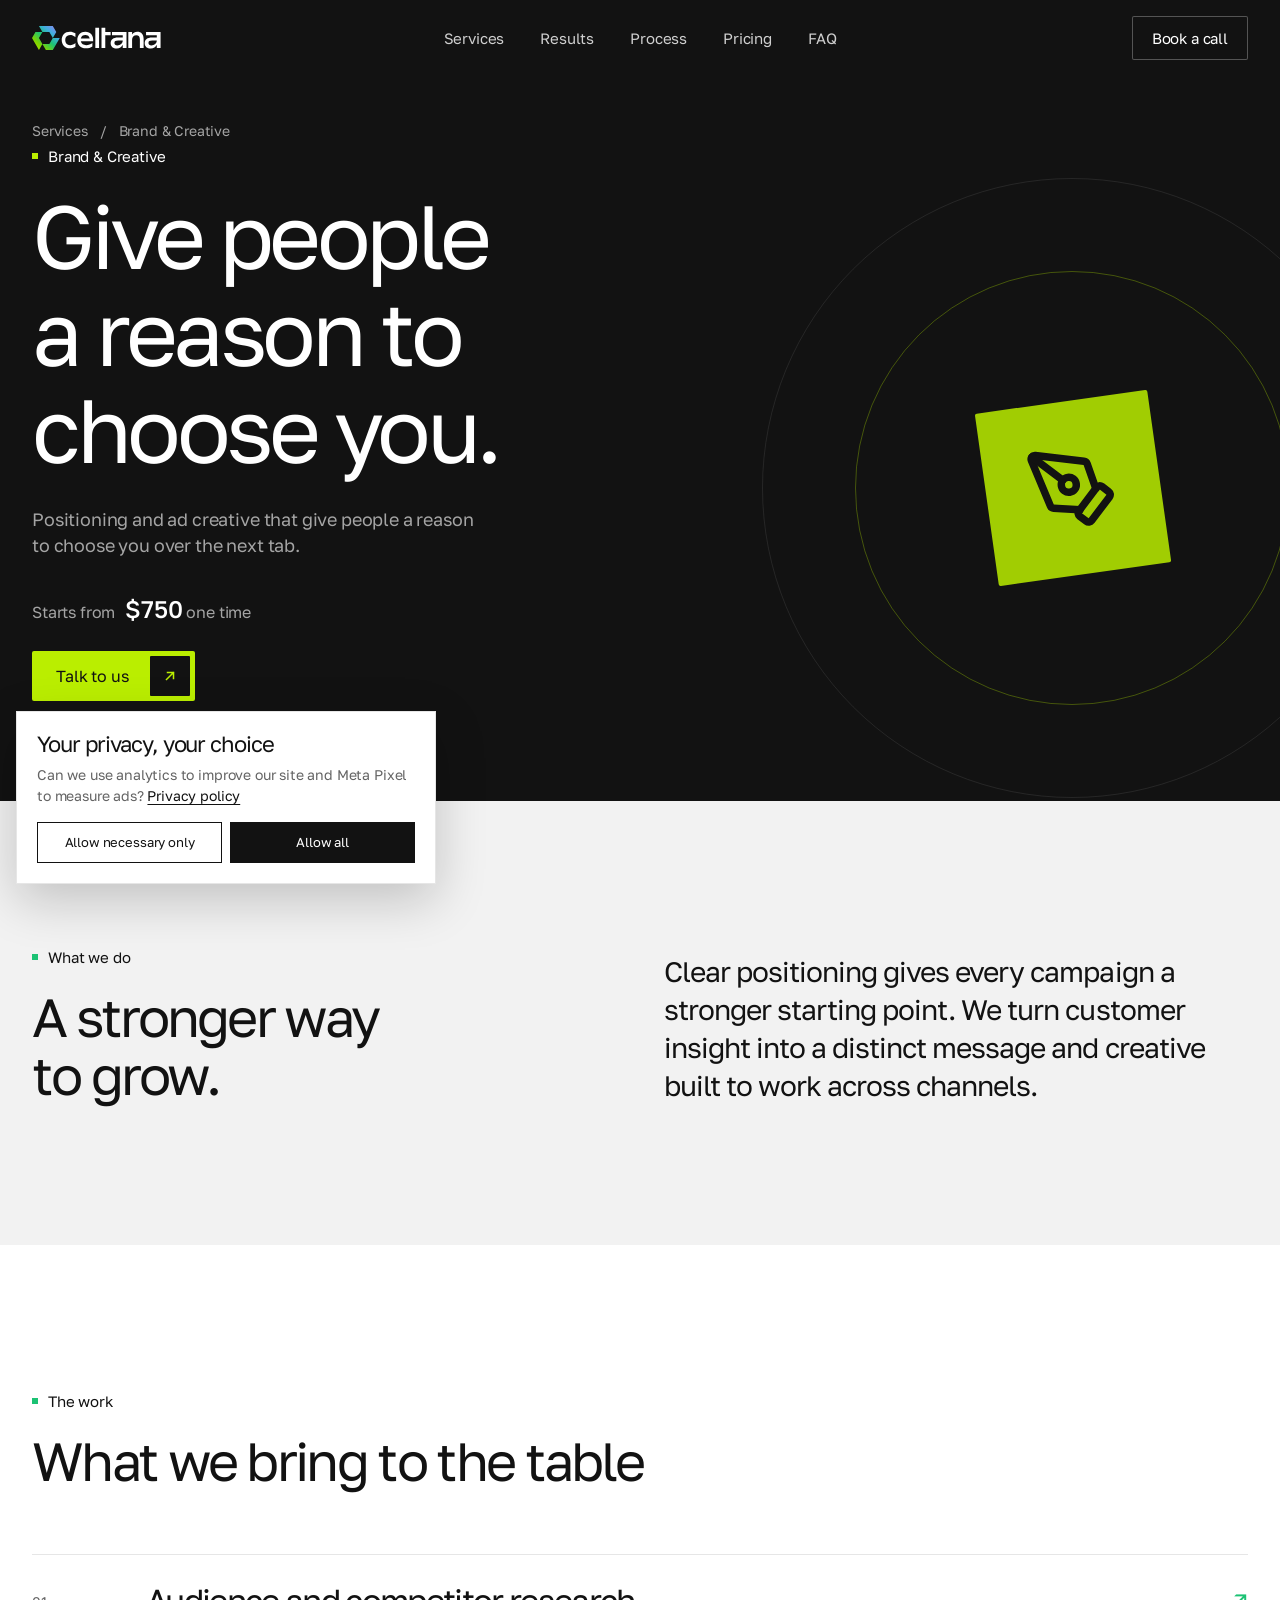
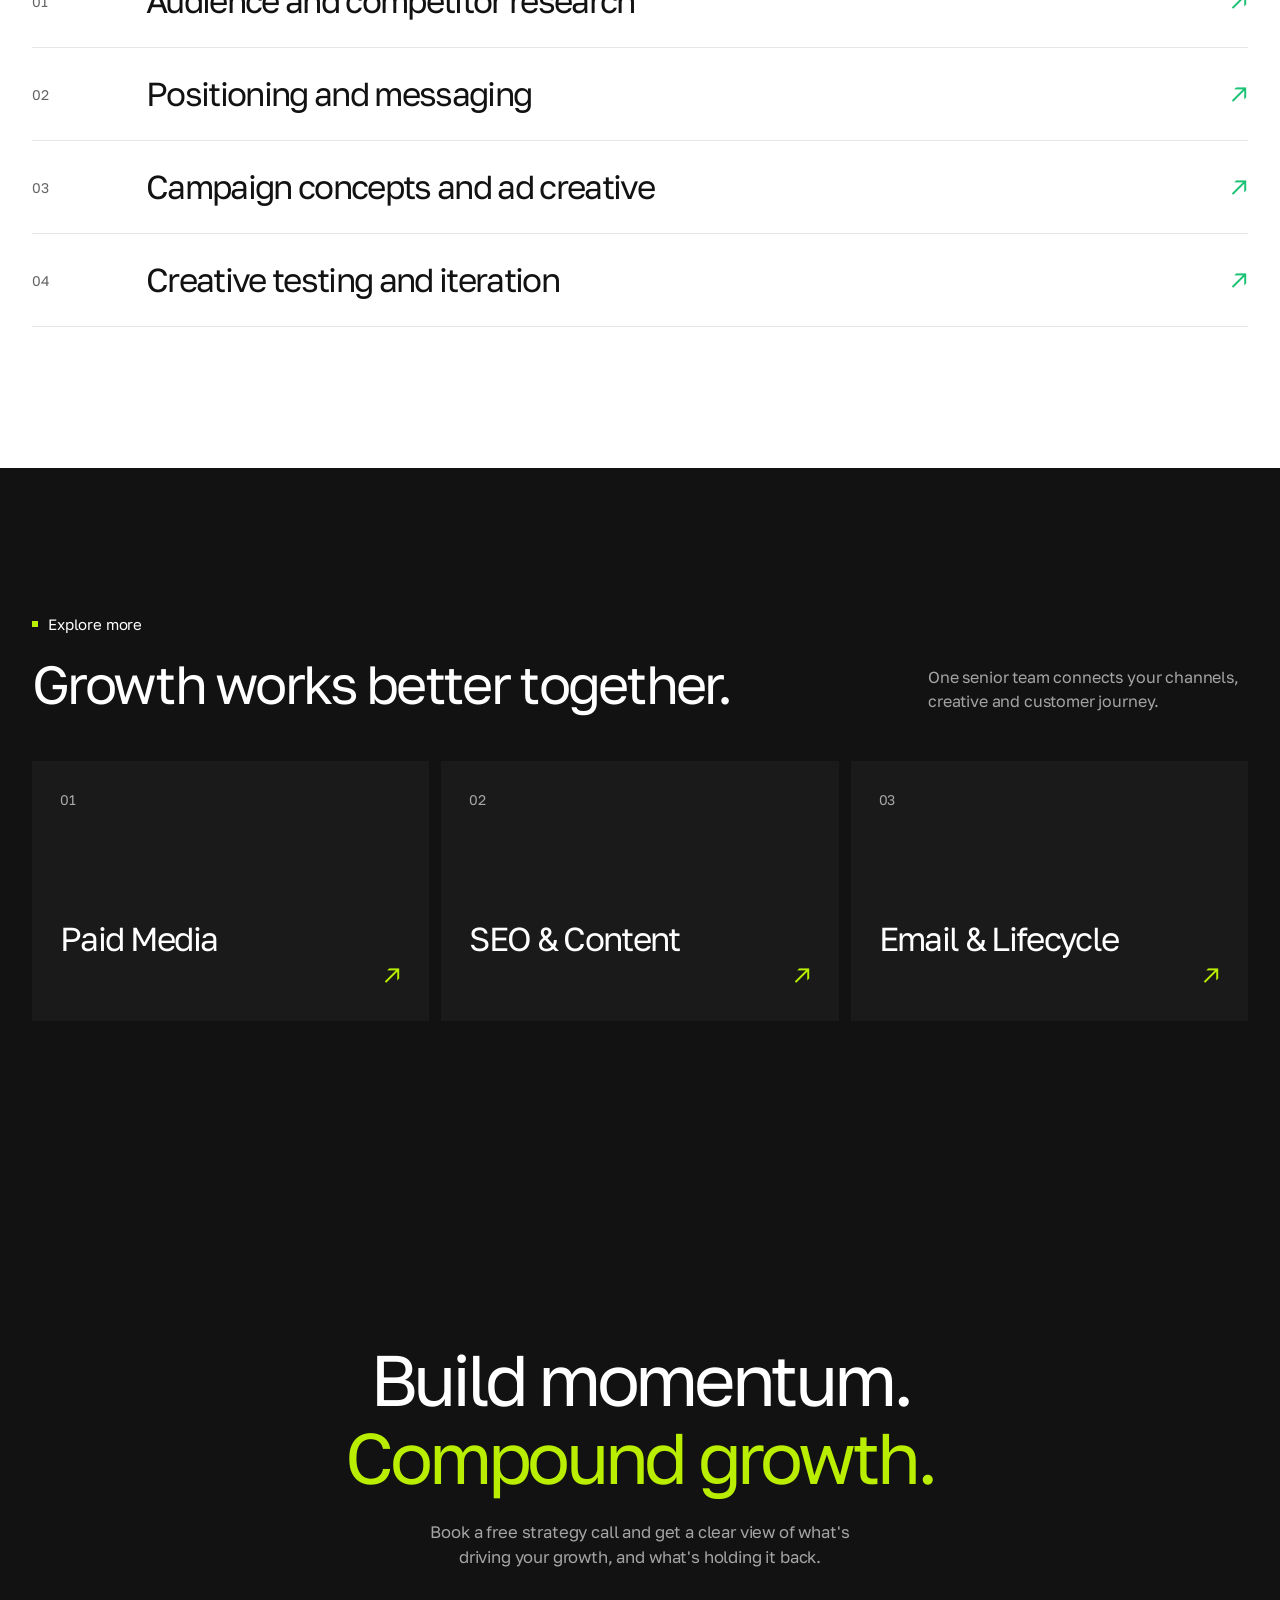
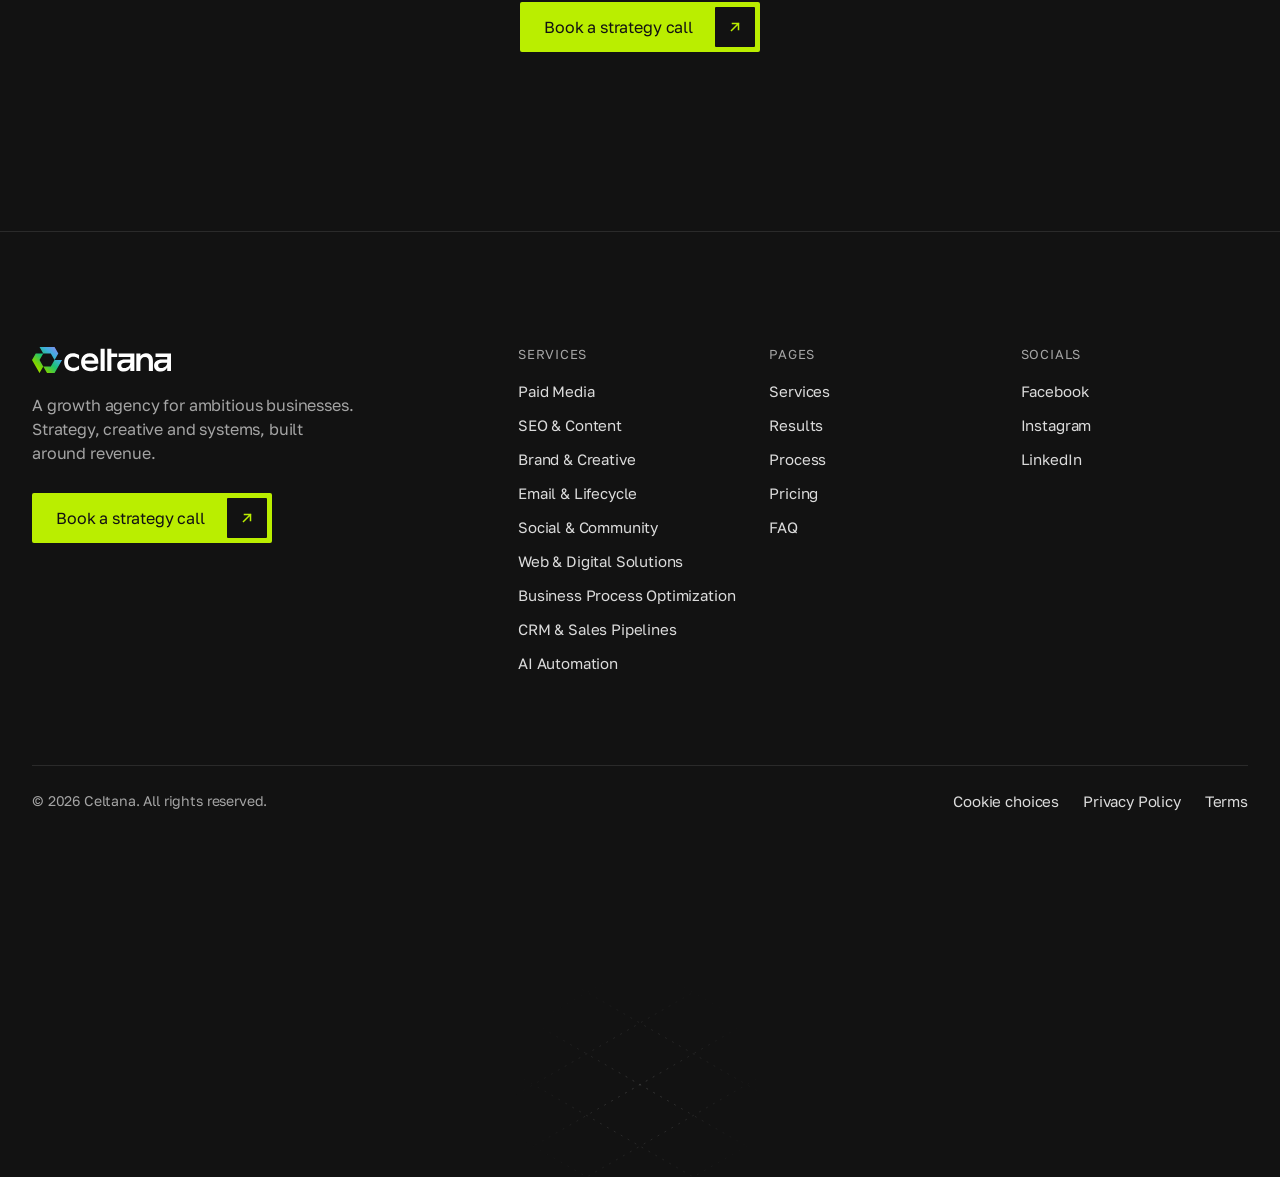
<file: services/brand-creative/index.html>
<!DOCTYPE html><html lang="en" class="no-js"><head><meta charset="utf-8"><meta name="viewport" content="width=device-width, initial-scale=1"><link rel="icon" type="image/svg+xml" href="/favicon.svg"><meta name="generator" content="Astro v7.4.13"><title>Brand &amp; Creative | Celtana</title><meta name="description" content="Clear positioning gives every campaign a stronger starting point. We turn customer insight into a distinct message and creative built to work across channels."><link rel="canonical" href="https://www.celtana.io/services/brand-creative/"><meta property="og:type" content="website"><meta property="og:site_name" content="Celtana"><meta property="og:title" content="Brand &amp; Creative | Celtana"><meta property="og:description" content="Clear positioning gives every campaign a stronger starting point. We turn customer insight into a distinct message and creative built to work across channels."><meta property="og:url" content="https://www.celtana.io/services/brand-creative/"><meta name="theme-color" content="#121212"><script>
      const consentKey = "celtana-consent";
      let started = {};
      function applyConsent(choices) {
        if (choices.analytics && !started.analytics) {
          started.analytics = true;
          document.dispatchEvent(new Event("celtana:analytics-consent"));
          window.dataLayer = window.dataLayer || [];
          window.gtag = function () { dataLayer.push(arguments); };
          gtag("js", new Date());
          gtag("config", "G-VMSF169Z6F");
          const tag = document.createElement("script");
          tag.async = true;
          tag.src = "https://www.googletagmanager.com/gtag/js?id=G-VMSF169Z6F";
          document.head.append(tag);
        }
        if (choices.marketing && !started.marketing) {
          started.marketing = true;
          // Meta Pixel Code: load only after marketing consent.
          !function(f,b,e,v,n,t,s){if(f.fbq)return;n=f.fbq=function(){n.callMethod?n.callMethod.apply(n,arguments):n.queue.push(arguments)};if(!f._fbq)f._fbq=n;n.push=n;n.loaded=!0;n.version="2.0";n.queue=[];t=b.createElement(e);t.async=!0;t.src=v;s=b.getElementsByTagName(e)[0];s.parentNode.insertBefore(t,s)}(window,document,"script","https://connect.facebook.net/en_US/fbevents.js");
          fbq("init", "1700839084925070");
          fbq("track", "PageView");
          if (location.pathname.startsWith("/services/") && location.pathname !== "/services/") fbq("track", "ViewContent");
        }
      }
      try { const saved = JSON.parse(localStorage.getItem(consentKey)); if (saved) applyConsent(saved); } catch (_) {}
      document.addEventListener("DOMContentLoaded", () => {
        const panel = document.querySelector("[data-consent]");
        if (!localStorage.getItem(consentKey)) panel.hidden = false;
        document.querySelector("[data-consent-open]").addEventListener("click", () => { panel.hidden = false; });
        panel.addEventListener("click", (event) => {
          const action = event.target.closest("[data-consent-action]")?.dataset.consentAction;
          if (!action) return;
          const choices = action === "all" ? { analytics: true, marketing: true } : { analytics: false, marketing: false };
          let previous;
          try { previous = JSON.parse(localStorage.getItem(consentKey)); } catch (_) {}
          localStorage.setItem(consentKey, JSON.stringify(choices));
          panel.hidden = true;
          if ((previous?.analytics && !choices.analytics) || (previous?.marketing && !choices.marketing)) {
            document.cookie.split(";").forEach((part) => {
              const name = part.trim().split("=")[0];
              if (/^(_ga|_fbp|_fbc)/.test(name)) document.cookie = name + "=; Max-Age=0; Path=/";
            });
            location.reload();
          } else applyConsent(choices);
        });
      });
    </script><script>(function(){const apiKey = "phc_oPhG6ijaEAtDqSktFjMzgSo6GkRa7Hy32LniMuphGLwL";
const apiHost = "https://us.i.posthog.com";

  function startPostHog() {
  !function(t,e){var o,n,p,r;e.__SV||(window.posthog=e,e._i=[],e.init=function(i,s,a){function g(t,e){var o=e.split(".");2==o.length&&(t=t[o[0]],e=o[1]),t[e]=function(){t.push([e].concat(Array.prototype.slice.call(arguments,0)))}}(p=t.createElement("script")).type="text/javascript",p.crossOrigin="anonymous",p.async=!0,p.src=s.api_host.replace(".i.posthog.com","-assets.i.posthog.com")+"/static/array.js",(r=t.getElementsByTagName("script")[0]).parentNode.insertBefore(p,r);var u=e;for(void 0!==a?u=e[a]=[]:a="posthog",u.people=u.people||[],Object.defineProperty(u,"toString",{configurable:!0,enumerable:!0,writable:!0,value:function(t){var e="posthog";return"posthog"!==a&&(e+="."+a),t||(e+=" (stub)"),e}}),Object.defineProperty(u.people,"toString",{configurable:!0,enumerable:!0,writable:!0,value:function(){return u.toString(1)+".people (stub)"}}),o="capture identify alias people.set people.set_once set_config register register_once unregister opt_out_capturing has_opted_out_capturing opt_in_capturing reset isFeatureEnabled onFeatureFlags getFeatureFlag getFeatureFlagPayload reloadFeatureFlags group updateEarlyAccessFeatureEnrollment getEarlyAccessFeatures getActiveMatchingSurveys getSurveys getNextSurveyStep onSessionId".split(" "),n=0;n<o.length;n++)g(u,o[n]);e._i.push([i,s,a])},e.__SV=1)}(document,window.posthog||[]);

  posthog.init(apiKey, {
    api_host: apiHost,
    defaults: "2026-08-30",
    cookieless_mode: "always",
    person_profiles: "never",
    autocapture: false,
    capture_pageview: true,
    disable_session_recording: true,
  });

  document.addEventListener("click", (event) => {
    const link = event.target instanceof Element && event.target.closest("[data-posthog-event]");
    if (link) posthog.capture(link.getAttribute("data-posthog-event"));
  });
  }
  document.addEventListener("celtana:analytics-consent", startPostHog, { once: true });
  try { if (JSON.parse(localStorage.getItem("celtana-consent"))?.analytics) startPostHog(); } catch (_) {}
})();</script><link rel="preconnect" href="https://fonts.googleapis.com"><link rel="preconnect" href="https://fonts.gstatic.com" crossorigin><link href="https://fonts.googleapis.com/css2?family=Golos+Text:wght@400;500&display=swap" rel="stylesheet"><script>document.documentElement.classList.remove("no-js");</script><link rel="stylesheet" href="/_astro/Footer.D3UJprCQ.css"><style>.cta[data-astro-cid-f3wvl5jl]{isolation:isolate;text-align:center;padding-block:clamp(120px,14vw,200px);position:relative;overflow:hidden}.inner[data-astro-cid-f3wvl5jl]{justify-items:center;gap:24px;display:grid}h2[data-astro-cid-f3wvl5jl]{letter-spacing:-.06em;max-width:14ch;font-size:clamp(40px,5.6vw,80px)}em[data-astro-cid-f3wvl5jl]{color:var(--accent);font-style:normal}p[data-astro-cid-f3wvl5jl]{color:var(--muted-on-dark);max-width:44ch;margin-bottom:8px;font-size:clamp(16px,1.3vw,18px)}
.service-hero[data-astro-cid-njl2q4gy]{min-height:680px;padding-block:120px 100px;overflow:hidden}.hero-inner[data-astro-cid-njl2q4gy]{flex-direction:column;justify-content:space-between;min-height:460px;display:flex;position:relative}.eyebrow[data-astro-cid-njl2q4gy]{color:var(--muted-on-dark);align-items:center;gap:12px;font-size:14px;display:flex}.eyebrow[data-astro-cid-njl2q4gy] a[data-astro-cid-njl2q4gy]:hover{color:var(--accent)}.hero-copy[data-astro-cid-njl2q4gy]{z-index:1;max-width:850px;position:relative}.hero-copy[data-astro-cid-njl2q4gy] h1[data-astro-cid-njl2q4gy]{max-width:12ch;font-size:clamp(54px,7vw,100px)}.hero-copy[data-astro-cid-njl2q4gy] p[data-astro-cid-njl2q4gy]{max-width:42ch;color:var(--muted-on-dark);margin-block:28px 32px;font-size:clamp(17px,1.4vw,20px)}.service-price[data-astro-cid-njl2q4gy]{color:var(--muted-on-dark);margin-bottom:24px}.service-price[data-astro-cid-njl2q4gy] strong[data-astro-cid-njl2q4gy]{color:var(--white);margin-left:6px;font-size:24px;font-weight:500}.hero-art[data-astro-cid-njl2q4gy]{aspect-ratio:1;opacity:.85;place-items:center;width:min(50vw,620px);display:grid;position:absolute;top:10%;right:-8%}.art-icon[data-astro-cid-njl2q4gy]{z-index:1;aspect-ratio:1;background:var(--accent);width:28%;color:var(--dark);border-radius:2px;place-items:center;display:grid;position:relative;transform:rotate(-8deg)}.art-ring[data-astro-cid-njl2q4gy]{aspect-ratio:1;border:1px solid #baee005c;border-radius:50%;width:70%;position:absolute}.art-ring[data-astro-cid-njl2q4gy]:last-child{border-color:var(--line-dark);width:100%}.intro-grid[data-astro-cid-njl2q4gy]{grid-template-columns:1fr 1fr;align-items:end;gap:48px;display:grid}.intro-grid[data-astro-cid-njl2q4gy]>p[data-astro-cid-njl2q4gy]{letter-spacing:-.035em;max-width:40ch;font-size:clamp(20px,2.2vw,30px);line-height:1.35}.work[data-astro-cid-njl2q4gy]{background:var(--white)}.work-head[data-astro-cid-njl2q4gy]{margin-bottom:clamp(40px,5vw,72px)}ol[data-astro-cid-njl2q4gy]{margin:0;padding:0;list-style:none}li[data-astro-cid-njl2q4gy]{border-top:1px solid var(--line);grid-template-columns:90px 1fr auto;align-items:center;gap:24px;padding:28px 0;display:grid}li[data-astro-cid-njl2q4gy]:last-child{border-bottom:1px solid var(--line)}.number[data-astro-cid-njl2q4gy]{color:var(--muted);font-size:14px}li[data-astro-cid-njl2q4gy] h3[data-astro-cid-njl2q4gy]{font-size:clamp(22px,2.6vw,36px)}.mark[data-astro-cid-njl2q4gy]{color:var(--emerald);font-size:24px}.next-head[data-astro-cid-njl2q4gy]{justify-content:space-between;align-items:end;gap:32px;margin-bottom:48px;display:flex}.next-head[data-astro-cid-njl2q4gy] p[data-astro-cid-njl2q4gy]{max-width:32ch;color:var(--muted-on-dark)}.next-grid[data-astro-cid-njl2q4gy]{grid-template-columns:repeat(3,1fr);gap:12px;display:grid}.next-card[data-astro-cid-njl2q4gy]{background:var(--dark-2);flex-direction:column;align-items:flex-start;min-height:260px;padding:28px;transition:background .3s;display:flex}.next-card[data-astro-cid-njl2q4gy]:hover{background:var(--dark-3)}.next-card[data-astro-cid-njl2q4gy] h3[data-astro-cid-njl2q4gy]{margin-top:auto;font-size:clamp(24px,2.6vw,36px)}.next-card[data-astro-cid-njl2q4gy] .number[data-astro-cid-njl2q4gy]{color:var(--muted-on-dark)}.arrow[data-astro-cid-njl2q4gy]{color:var(--accent);align-self:flex-end;font-size:24px}@media (width<=760px){.service-hero[data-astro-cid-njl2q4gy]{min-height:660px}.hero-art[data-astro-cid-njl2q4gy]{opacity:.35;width:65vw;top:0;right:-24%}.intro-grid[data-astro-cid-njl2q4gy],.next-grid[data-astro-cid-njl2q4gy]{grid-template-columns:1fr}.next-head[data-astro-cid-njl2q4gy]{display:block}.next-head[data-astro-cid-njl2q4gy] p[data-astro-cid-njl2q4gy]{margin-top:20px}.next-card[data-astro-cid-njl2q4gy]{min-height:180px}li[data-astro-cid-njl2q4gy]{grid-template-columns:44px 1fr auto;gap:12px}}
</style></head><body><header class="header" data-header data-astro-cid-kgevm5mn><div class="container inner" data-astro-cid-kgevm5mn><a href="/" class="brand" data-astro-cid-kgevm5mn><svg viewBox="0 0 958.89 179.00" role="img" aria-label="Celtana home" xmlns="http://www.w3.org/2000/svg"><defs><linearGradient id="cg-ckcb9i" x1="0" y1="1" x2="1" y2="0"><stop offset="0" stop-color="#BAEE00"></stop><stop offset=".25" stop-color="#7ED300"></stop><stop offset=".5" stop-color="#1CC274"></stop><stop offset=".7" stop-color="#3FAEDD"></stop><stop offset="1" stop-color="#A47DF7"></stop></linearGradient></defs><path fill="url(#cg-ckcb9i)" fill-rule="evenodd" d="M51.73 0.00L77.63 44.75L25.87 44.75L0.00 89.50L51.73 179.00L77.63 134.25L103.50 179.00L155.26 179.00L207.00 89.50L155.26 89.50L181.13 44.75L155.26 0.00L51.73 0.00ZM77.63 44.75L129.37 44.75L155.26 89.50L129.37 134.25L77.63 134.25L51.73 89.50L77.63 44.75Z"></path><path fill="currentColor" fill-rule="evenodd" d="M323.97 54.54L323.97 82.58C309.94 70.56 297.91 66.55 283.87 66.55C259.81 66.55 247.78 82.58 247.78 104.60C247.78 126.63 261.82 142.65 283.87 142.65C299.91 142.65 311.94 136.65 323.97 126.63L323.97 154.67C309.94 162.68 297.91 166.68 281.87 166.68C245.78 166.68 221.72 140.65 221.72 104.60C221.72 68.56 245.78 42.52 281.87 42.52C297.91 42.52 309.94 46.53 323.97 54.54Z M456.31 114.62L364.08 114.62C368.09 134.64 384.13 142.65 404.18 142.65C422.22 142.65 436.26 136.65 450.29 126.63L450.29 152.67C438.26 162.68 420.22 166.68 402.17 166.68C362.07 166.68 338.01 140.65 338.01 104.60C338.01 68.56 362.07 42.52 398.16 42.52C436.26 42.52 460.32 68.56 456.31 114.62ZM364.08 92.59L430.24 92.59C426.23 74.57 416.21 66.55 398.16 66.55C380.12 66.55 368.09 74.57 364.08 92.59Z M472.35 12.48L500.42 12.48L500.42 164.68L472.35 164.68L472.35 12.48Z M518.47 12.48L546.54 12.48L546.54 44.53L586.64 44.53L586.64 68.56L546.54 68.56L546.54 164.68L518.47 164.68L518.47 12.48Z M596.67 44.53L704.94 44.53L704.94 164.68L676.87 164.68L676.87 140.65C668.85 158.67 652.81 168.69 632.76 168.69C604.69 168.69 586.64 152.67 586.64 128.64C586.64 102.60 606.69 86.58 640.78 86.58L676.87 86.58L676.87 68.56L596.67 68.56L596.67 44.53ZM676.87 108.61L642.78 108.61C622.73 108.61 614.71 114.62 614.71 126.63C614.71 138.65 622.73 144.66 636.77 144.66C658.82 144.66 676.87 128.64 676.87 108.61Z M718.37 44.53L746.44 44.53L746.44 62.55C756.47 48.53 768.50 42.52 784.54 42.52C816.62 42.52 832.66 62.55 832.66 96.59L832.66 164.68L804.59 164.68L804.59 100.60C804.59 78.57 796.57 68.56 778.52 68.56C758.47 68.56 746.44 82.58 746.44 102.60L746.44 164.68L718.37 164.68L718.37 44.53Z M850.62 44.53L958.89 44.53L958.89 164.68L930.82 164.68L930.82 140.65C922.80 158.67 906.76 168.69 886.71 168.69C858.64 168.69 840.60 152.67 840.60 128.64C840.60 102.60 860.65 86.58 894.73 86.58L930.82 86.58L930.82 68.56L850.62 68.56L850.62 44.53ZM930.82 108.61L896.74 108.61C876.69 108.61 868.67 114.62 868.67 126.63C868.67 138.65 876.69 144.66 890.72 144.66C912.78 144.66 930.82 128.64 930.82 108.61Z"></path></svg></a><nav aria-label="Primary" data-astro-cid-kgevm5mn><ul data-astro-cid-kgevm5mn><li data-astro-cid-kgevm5mn><a href="/#services" data-astro-cid-kgevm5mn>Services</a></li><li data-astro-cid-kgevm5mn><a href="/#results" data-astro-cid-kgevm5mn>Results</a></li><li data-astro-cid-kgevm5mn><a href="/#process" data-astro-cid-kgevm5mn>Process</a></li><li data-astro-cid-kgevm5mn><a href="/#pricing" data-astro-cid-kgevm5mn>Pricing</a></li><li data-astro-cid-kgevm5mn><a href="/#faq" data-astro-cid-kgevm5mn>FAQ</a></li></ul></nav><div class="end" data-astro-cid-kgevm5mn><a class="btn btn-outline nav-cta" href="https://calendly.com/celtana/strategy-call" data-posthog-event="booking_link_clicked" target="_blank" rel="noopener"><span>Book a call</span></a><button class="menu-btn" type="button" aria-expanded="false" aria-controls="mobile-nav" aria-label="Open menu" data-astro-cid-kgevm5mn><span data-astro-cid-kgevm5mn></span><span data-astro-cid-kgevm5mn></span></button></div></div><div class="mobile-nav" id="mobile-nav" hidden data-astro-cid-kgevm5mn><ul data-astro-cid-kgevm5mn><li data-astro-cid-kgevm5mn><a href="/#services" data-astro-cid-kgevm5mn>Services</a></li><li data-astro-cid-kgevm5mn><a href="/#results" data-astro-cid-kgevm5mn>Results</a></li><li data-astro-cid-kgevm5mn><a href="/#process" data-astro-cid-kgevm5mn>Process</a></li><li data-astro-cid-kgevm5mn><a href="/#pricing" data-astro-cid-kgevm5mn>Pricing</a></li><li data-astro-cid-kgevm5mn><a href="/#faq" data-astro-cid-kgevm5mn>FAQ</a></li></ul></div></header><script type="module">var e=document.querySelector(`[data-header]`),t=document.querySelector(`.menu-btn`),n=document.getElementById(`mobile-nav`);if(e){let t=window.scrollY,r=()=>{let r=window.scrollY;e.classList.toggle(`is-scrolled`,r>24),e.classList.toggle(`is-hidden`,r>400&&r>t&&n?.hidden!==!1),t=r};r(),window.addEventListener(`scroll`,r,{passive:!0})}if(t&&n){let e=e=>{t.setAttribute(`aria-expanded`,String(e)),n.hidden=!e};t.addEventListener(`click`,()=>e(n.hidden)),n.querySelectorAll(`a`).forEach(t=>t.addEventListener(`click`,()=>e(!1)))}</script><main data-astro-cid-njl2q4gy><section class="service-hero dark" id="top" data-astro-cid-njl2q4gy><div class="container hero-inner" data-astro-cid-njl2q4gy><div class="eyebrow" data-astro-cid-njl2q4gy><a href="/#services" data-astro-cid-njl2q4gy>Services</a><span aria-hidden="true" data-astro-cid-njl2q4gy>/</span><span data-astro-cid-njl2q4gy>Brand &amp; Creative</span></div><div class="hero-copy" data-astro-cid-njl2q4gy><span class="label" data-astro-cid-njl2q4gy>Brand &amp; Creative</span><h1 data-astro-cid-njl2q4gy>Give people a reason to choose you.</h1><p data-astro-cid-njl2q4gy>Positioning and ad creative that give people a reason to choose you over the next tab.</p><div class="service-price" data-astro-cid-njl2q4gy>Starts from <strong data-astro-cid-njl2q4gy>$750</strong> <span data-astro-cid-njl2q4gy>one time</span></div><a class="btn" href="https://calendly.com/celtana/strategy-call" data-posthog-event="booking_link_clicked" target="_blank" rel="noopener"><span>Talk to us</span><span class="arrow" aria-hidden="true"><svg width="14" height="14" viewBox="0 0 14 14" fill="none"><path d="M3.5 10.5l7-7M4.5 3.5h6v6" stroke="currentColor" stroke-width="1.5" stroke-linecap="square"></path></svg><svg width="14" height="14" viewBox="0 0 14 14" fill="none"><path d="M3.5 10.5l7-7M4.5 3.5h6v6" stroke="currentColor" stroke-width="1.5" stroke-linecap="square"></path></svg></span></a></div><div class="hero-art" aria-hidden="true" data-astro-cid-njl2q4gy><span class="art-icon" data-astro-cid-njl2q4gy><style>astro-island,astro-slot,astro-static-slot{display:contents}</style><script>(function(){let e=(e,t,n)=>{let r=async()=>{await(await e())()},i=typeof t.value==`object`?t.value:void 0,a={rootMargin:i==null?void 0:i.rootMargin},o=new IntersectionObserver(e=>{for(let t of e)if(t.isIntersecting){o.disconnect(),r();break}},a);for(let e of n.children)o.observe(e)};(self.Astro||(self.Astro={})).visible=e,window.dispatchEvent(new Event(`astro:visible`))})();</script><script>(function(){function e(t){"@babel/helpers - typeof";return e=typeof Symbol==`function`&&typeof Symbol.iterator==`symbol`?function(e){return typeof e}:function(e){return e&&typeof Symbol==`function`&&e.constructor===Symbol&&e!==Symbol.prototype?`symbol`:typeof e},e(t)}function t(t,n){if(e(t)!=`object`||!t)return t;var r;if(typeof Symbol<`u`&&(r=t[Symbol.toPrimitive])!==void 0){var i=r.call(t,n||`default`);if(e(i)!=`object`)return i;throw TypeError(`@@toPrimitive must return a primitive value.`)}return(n===`string`?String:Number)(t)}function n(n){var r=t(n,`string`);return e(r)==`symbol`?r:r+``}function r(e,t,r){return(t=n(t))in e?Object.defineProperty(e,t,{value:r,enumerable:!0,configurable:!0,writable:!0}):e[t]=r,e}let i=/* @__PURE__ */ new Set([`__proto__`,`constructor`,`prototype`]);{let e={0:e=>a(e),1:e=>n(e),2:e=>new RegExp(e),3:e=>new Date(e),4:e=>new Map(n(e)),5:e=>new Set(n(e)),6:e=>BigInt(e),7:e=>new URL(e),8:e=>new Uint8Array(e),9:e=>new Uint16Array(e),10:e=>new Uint32Array(e),11:e=>1/0*e},t=t=>{let[n,r]=t;return n in e?e[n](r):void 0},n=e=>e.map(t),a=e=>typeof e!=`object`||!e?e:Object.fromEntries(Object.entries(e).map(([e,n])=>[e,t(n)]));class o extends HTMLElement{constructor(...e){super(...e),r(this,`Component`,void 0),r(this,`hydrator`,void 0),r(this,`hydrate`,async()=>{var e;if(!this.hydrator||!this.isConnected)return;let t=(e=this.parentElement)==null?void 0:e.closest(`astro-island[ssr]`);if(t){t.addEventListener(`astro:hydrate`,this.hydrate,{once:!0});return}let n=this.querySelectorAll(`astro-slot`),r={},i=this.querySelectorAll(`template[data-astro-template]`);for(let e of i){let t=e.closest(this.tagName);t!=null&&t.isSameNode(this)&&(r[e.getAttribute(`data-astro-template`)||`default`]=e.innerHTML,e.remove())}for(let e of n){let t=e.closest(this.tagName);t!=null&&t.isSameNode(this)&&(r[e.getAttribute(`name`)||`default`]=e.innerHTML)}let o;try{o=this.hasAttribute(`props`)?a(JSON.parse(this.getAttribute(`props`))):{}}catch(e){let t=this.getAttribute(`component-url`)||`<unknown>`,n=this.getAttribute(`component-export`);throw n&&(t+=` (export ${n})`),console.error(`[hydrate] Error parsing props for component ${t}`,this.getAttribute(`props`),e),e}await this.hydrator(this)(this.Component,o,r,{client:this.getAttribute(`client`)}),this.removeAttribute(`ssr`),this.dispatchEvent(new CustomEvent(`astro:hydrate`))}),r(this,`unmount`,()=>{this.isConnected||this.dispatchEvent(new CustomEvent(`astro:unmount`))})}disconnectedCallback(){document.removeEventListener(`astro:after-swap`,this.unmount),document.addEventListener(`astro:after-swap`,this.unmount,{once:!0})}connectedCallback(){if(!this.hasAttribute(`await-children`)||document.readyState===`interactive`||document.readyState===`complete`)this.childrenConnectedCallback();else{let e=()=>{document.removeEventListener(`DOMContentLoaded`,e),t.disconnect(),this.childrenConnectedCallback()},t=new MutationObserver(()=>{var t;((t=this.lastChild)==null?void 0:t.nodeType)===Node.COMMENT_NODE&&this.lastChild.nodeValue===`astro:end`&&(this.lastChild.remove(),e())});t.observe(this,{childList:!0}),document.addEventListener(`DOMContentLoaded`,e)}}async childrenConnectedCallback(){let e=this.getAttribute(`before-hydration-url`);e&&await import(e),this.start()}getRetryImportUrl(e){let t=new URL(e,document.baseURI);return t.searchParams.set(`astro-retry`,Date.now().toString()),t.toString()}async importWithRetry(e){try{return await import(e)}catch(t){return await new Promise(e=>setTimeout(e,1e3)),import(this.getRetryImportUrl(e))}}handleHydrationError(e){let t=this.getAttribute(`component-url`),n=new CustomEvent(`astro:hydration-error`,{cancelable:!0,bubbles:!0,composed:!0,detail:{error:e,componentUrl:t}});this.dispatchEvent(n)&&console.error(`[astro-island] Error hydrating ${t}`,e)}async start(){let e=JSON.parse(this.getAttribute(`opts`)),t=this.getAttribute(`client`);if(Astro[t]===void 0)window.addEventListener(`astro:${t}`,()=>this.start(),{once:!0});else try{await Astro[t](async()=>{let e=this.getAttribute(`renderer-url`);try{let[t,{default:n}]=await Promise.all([this.importWithRetry(this.getAttribute(`component-url`)),e?this.importWithRetry(e):Promise.resolve({default:()=>()=>{}})]),r=this.getAttribute(`component-export`)||`default`;if(r.includes(`.`)){this.Component=t;for(let e of r.split(`.`)){if(i.has(e)||!this.Component||typeof this.Component!=`object`&&typeof this.Component!=`function`||!Object.hasOwn(this.Component,e))throw Error(`Invalid component export path: ${r}`);this.Component=this.Component[e]}}else{if(i.has(r))throw Error(`Invalid component export path: ${r}`);this.Component=t[r]}return this.hydrator=n,this.hydrate}catch(e){return this.handleHydrationError(e),()=>{}}},e,this)}catch(e){this.handleHydrationError(e)}}attributeChangedCallback(){this.hydrate()}}r(o,`observedAttributes`,[`props`]),customElements.get(`astro-island`)||customElements.define(`astro-island`,o)}})();</script><astro-island uid="Z17kgt9" prefix="r1" component-url="/_astro/AnimatedIcon.DIKTA9oH.js" component-export="default" renderer-url="/_astro/client.OzTcoKK0.js" props="{&quot;name&quot;:[0,&quot;pen-tool&quot;],&quot;size&quot;:[0,90],&quot;data-astro-cid-njl2q4gy&quot;:[0,true]}" ssr client="visible" opts="{&quot;name&quot;:&quot;AnimatedIcon&quot;,&quot;value&quot;:true}" await-children><span aria-hidden="true" style="display:inline-flex"><div class="" style="display:inline-flex"><svg fill="none" height="90" stroke="currentColor" stroke-linecap="round" stroke-linejoin="round" stroke-width="2" viewBox="0 0 24 24" width="90" xmlns="http://www.w3.org/2000/svg"><path d="M15.707 21.293a1 1 0 0 1-1.414 0l-1.586-1.586a1 1 0 0 1 0-1.414l5.586-5.586a1 1 0 0 1 1.414 0l1.586 1.586a1 1 0 0 1 0 1.414z"></path><path d="m18 13-1.375-6.874a1 1 0 0 0-.746-.776L3.235 2.028a1 1 0 0 0-1.207 1.207L5.35 15.879a1 1 0 0 0 .776.746L13 18"></path><path d="m2.3 2.3 7.286 7.286"></path><circle cx="11" cy="11" r="2"></circle></svg></div></span><!--astro:end--></astro-island></span><span class="art-ring" data-astro-cid-njl2q4gy></span><span class="art-ring" data-astro-cid-njl2q4gy></span></div></div></section><section class="section introduction" data-astro-cid-njl2q4gy><div class="container intro-grid" data-astro-cid-njl2q4gy><div data-reveal data-astro-cid-njl2q4gy><span class="label" data-astro-cid-njl2q4gy>What we do</span><h2 class="h2" data-astro-cid-njl2q4gy>A stronger way<br data-astro-cid-njl2q4gy>to grow.</h2></div><p data-reveal data-astro-cid-njl2q4gy>Clear positioning gives every campaign a stronger starting point. We turn customer insight into a distinct message and creative built to work across channels.</p></div></section><section class="section work" data-astro-cid-njl2q4gy><div class="container" data-astro-cid-njl2q4gy><div class="work-head" data-reveal data-astro-cid-njl2q4gy><span class="label" data-astro-cid-njl2q4gy>The work</span><h2 class="h2" data-astro-cid-njl2q4gy>What we bring to the table</h2></div><ol data-astro-cid-njl2q4gy><li data-reveal data-astro-cid-njl2q4gy><span class="number" data-astro-cid-njl2q4gy>01</span><h3 data-astro-cid-njl2q4gy>Audience and competitor research</h3><span class="mark" aria-hidden="true" data-astro-cid-njl2q4gy>↗</span></li><li data-reveal data-astro-cid-njl2q4gy><span class="number" data-astro-cid-njl2q4gy>02</span><h3 data-astro-cid-njl2q4gy>Positioning and messaging</h3><span class="mark" aria-hidden="true" data-astro-cid-njl2q4gy>↗</span></li><li data-reveal data-astro-cid-njl2q4gy><span class="number" data-astro-cid-njl2q4gy>03</span><h3 data-astro-cid-njl2q4gy>Campaign concepts and ad creative</h3><span class="mark" aria-hidden="true" data-astro-cid-njl2q4gy>↗</span></li><li data-reveal data-astro-cid-njl2q4gy><span class="number" data-astro-cid-njl2q4gy>04</span><h3 data-astro-cid-njl2q4gy>Creative testing and iteration</h3><span class="mark" aria-hidden="true" data-astro-cid-njl2q4gy>↗</span></li></ol></div></section><section class="section next dark" data-astro-cid-njl2q4gy><div class="container" data-astro-cid-njl2q4gy><div class="next-head" data-reveal data-astro-cid-njl2q4gy><div data-astro-cid-njl2q4gy><span class="label" data-astro-cid-njl2q4gy>Explore more</span><h2 class="h2" data-astro-cid-njl2q4gy>Growth works better together.</h2></div><p data-astro-cid-njl2q4gy>One senior team connects your channels, creative and customer journey.</p></div><div class="next-grid" data-astro-cid-njl2q4gy><a href="/services/paid-media/" class="next-card" data-reveal data-astro-cid-njl2q4gy><span class="number" data-astro-cid-njl2q4gy>01</span><h3 data-astro-cid-njl2q4gy>Paid Media</h3><span class="arrow" aria-hidden="true" data-astro-cid-njl2q4gy>↗</span></a><a href="/services/seo-content/" class="next-card" data-reveal data-astro-cid-njl2q4gy><span class="number" data-astro-cid-njl2q4gy>02</span><h3 data-astro-cid-njl2q4gy>SEO &amp; Content</h3><span class="arrow" aria-hidden="true" data-astro-cid-njl2q4gy>↗</span></a><a href="/services/email-lifecycle/" class="next-card" data-reveal data-astro-cid-njl2q4gy><span class="number" data-astro-cid-njl2q4gy>03</span><h3 data-astro-cid-njl2q4gy>Email &amp; Lifecycle</h3><span class="arrow" aria-hidden="true" data-astro-cid-njl2q4gy>↗</span></a></div></div></section><section class="cta dark" data-astro-cid-f3wvl5jl><div class="container inner" data-reveal data-astro-cid-f3wvl5jl><h2 data-astro-cid-f3wvl5jl>Build momentum. <em data-astro-cid-f3wvl5jl>Compound growth.</em></h2><p data-astro-cid-f3wvl5jl>Book a free strategy call and get a clear view of what's driving your growth, and what's holding it back.</p><a class="btn" href="https://calendly.com/celtana/strategy-call" data-posthog-event="booking_link_clicked" target="_blank" rel="noopener"><span>Book a strategy call</span><span class="arrow" aria-hidden="true"><svg width="14" height="14" viewBox="0 0 14 14" fill="none"><path d="M3.5 10.5l7-7M4.5 3.5h6v6" stroke="currentColor" stroke-width="1.5" stroke-linecap="square"></path></svg><svg width="14" height="14" viewBox="0 0 14 14" fill="none"><path d="M3.5 10.5l7-7M4.5 3.5h6v6" stroke="currentColor" stroke-width="1.5" stroke-linecap="square"></path></svg></span></a></div></section></main><footer class="footer dark" data-astro-cid-yvkg62gd><div class="container" data-astro-cid-yvkg62gd><div class="top" data-astro-cid-yvkg62gd><div class="about" data-astro-cid-yvkg62gd><svg class="f-logo" viewBox="0 0 958.89 179.00" role="img" aria-label="Celtana" xmlns="http://www.w3.org/2000/svg"><defs><linearGradient id="cg-y9pzzw" x1="0" y1="1" x2="1" y2="0"><stop offset="0" stop-color="#BAEE00"></stop><stop offset=".25" stop-color="#7ED300"></stop><stop offset=".5" stop-color="#1CC274"></stop><stop offset=".7" stop-color="#3FAEDD"></stop><stop offset="1" stop-color="#A47DF7"></stop></linearGradient></defs><path fill="url(#cg-y9pzzw)" fill-rule="evenodd" d="M51.73 0.00L77.63 44.75L25.87 44.75L0.00 89.50L51.73 179.00L77.63 134.25L103.50 179.00L155.26 179.00L207.00 89.50L155.26 89.50L181.13 44.75L155.26 0.00L51.73 0.00ZM77.63 44.75L129.37 44.75L155.26 89.50L129.37 134.25L77.63 134.25L51.73 89.50L77.63 44.75Z"></path><path fill="currentColor" fill-rule="evenodd" d="M323.97 54.54L323.97 82.58C309.94 70.56 297.91 66.55 283.87 66.55C259.81 66.55 247.78 82.58 247.78 104.60C247.78 126.63 261.82 142.65 283.87 142.65C299.91 142.65 311.94 136.65 323.97 126.63L323.97 154.67C309.94 162.68 297.91 166.68 281.87 166.68C245.78 166.68 221.72 140.65 221.72 104.60C221.72 68.56 245.78 42.52 281.87 42.52C297.91 42.52 309.94 46.53 323.97 54.54Z M456.31 114.62L364.08 114.62C368.09 134.64 384.13 142.65 404.18 142.65C422.22 142.65 436.26 136.65 450.29 126.63L450.29 152.67C438.26 162.68 420.22 166.68 402.17 166.68C362.07 166.68 338.01 140.65 338.01 104.60C338.01 68.56 362.07 42.52 398.16 42.52C436.26 42.52 460.32 68.56 456.31 114.62ZM364.08 92.59L430.24 92.59C426.23 74.57 416.21 66.55 398.16 66.55C380.12 66.55 368.09 74.57 364.08 92.59Z M472.35 12.48L500.42 12.48L500.42 164.68L472.35 164.68L472.35 12.48Z M518.47 12.48L546.54 12.48L546.54 44.53L586.64 44.53L586.64 68.56L546.54 68.56L546.54 164.68L518.47 164.68L518.47 12.48Z M596.67 44.53L704.94 44.53L704.94 164.68L676.87 164.68L676.87 140.65C668.85 158.67 652.81 168.69 632.76 168.69C604.69 168.69 586.64 152.67 586.64 128.64C586.64 102.60 606.69 86.58 640.78 86.58L676.87 86.58L676.87 68.56L596.67 68.56L596.67 44.53ZM676.87 108.61L642.78 108.61C622.73 108.61 614.71 114.62 614.71 126.63C614.71 138.65 622.73 144.66 636.77 144.66C658.82 144.66 676.87 128.64 676.87 108.61Z M718.37 44.53L746.44 44.53L746.44 62.55C756.47 48.53 768.50 42.52 784.54 42.52C816.62 42.52 832.66 62.55 832.66 96.59L832.66 164.68L804.59 164.68L804.59 100.60C804.59 78.57 796.57 68.56 778.52 68.56C758.47 68.56 746.44 82.58 746.44 102.60L746.44 164.68L718.37 164.68L718.37 44.53Z M850.62 44.53L958.89 44.53L958.89 164.68L930.82 164.68L930.82 140.65C922.80 158.67 906.76 168.69 886.71 168.69C858.64 168.69 840.60 152.67 840.60 128.64C840.60 102.60 860.65 86.58 894.73 86.58L930.82 86.58L930.82 68.56L850.62 68.56L850.62 44.53ZM930.82 108.61L896.74 108.61C876.69 108.61 868.67 114.62 868.67 126.63C868.67 138.65 876.69 144.66 890.72 144.66C912.78 144.66 930.82 128.64 930.82 108.61Z"></path></svg><p data-astro-cid-yvkg62gd>A growth agency for ambitious businesses. Strategy, creative and systems, built around revenue.</p><a class="btn book" href="https://calendly.com/celtana/strategy-call" data-posthog-event="booking_link_clicked" target="_blank" rel="noopener"><span>Book a strategy call</span><span class="arrow" aria-hidden="true"><svg width="14" height="14" viewBox="0 0 14 14" fill="none"><path d="M3.5 10.5l7-7M4.5 3.5h6v6" stroke="currentColor" stroke-width="1.5" stroke-linecap="square"></path></svg><svg width="14" height="14" viewBox="0 0 14 14" fill="none"><path d="M3.5 10.5l7-7M4.5 3.5h6v6" stroke="currentColor" stroke-width="1.5" stroke-linecap="square"></path></svg></span></a></div><nav class="cols" aria-label="Footer" data-astro-cid-yvkg62gd><div data-astro-cid-yvkg62gd><h3 data-astro-cid-yvkg62gd>Services</h3><ul data-astro-cid-yvkg62gd><li data-astro-cid-yvkg62gd><a href="/services/paid-media/" data-astro-cid-yvkg62gd>Paid Media</a></li><li data-astro-cid-yvkg62gd><a href="/services/seo-content/" data-astro-cid-yvkg62gd>SEO &amp; Content</a></li><li data-astro-cid-yvkg62gd><a href="/services/brand-creative/" data-astro-cid-yvkg62gd>Brand &amp; Creative</a></li><li data-astro-cid-yvkg62gd><a href="/services/email-lifecycle/" data-astro-cid-yvkg62gd>Email &amp; Lifecycle</a></li><li data-astro-cid-yvkg62gd><a href="/services/social-community/" data-astro-cid-yvkg62gd>Social &amp; Community</a></li><li data-astro-cid-yvkg62gd><a href="/services/conversion-web/" data-astro-cid-yvkg62gd>Web &amp; Digital Solutions</a></li><li data-astro-cid-yvkg62gd><a href="/services/process-optimization/" data-astro-cid-yvkg62gd>Business Process Optimization</a></li><li data-astro-cid-yvkg62gd><a href="/services/crm-sales-pipelines/" data-astro-cid-yvkg62gd>CRM &amp; Sales Pipelines</a></li><li data-astro-cid-yvkg62gd><a href="/services/ai-automation/" data-astro-cid-yvkg62gd>AI Automation</a></li></ul></div><div data-astro-cid-yvkg62gd><h3 data-astro-cid-yvkg62gd>Pages</h3><ul data-astro-cid-yvkg62gd><li data-astro-cid-yvkg62gd><a href="/#services" data-astro-cid-yvkg62gd>Services</a></li><li data-astro-cid-yvkg62gd><a href="/#results" data-astro-cid-yvkg62gd>Results</a></li><li data-astro-cid-yvkg62gd><a href="/#process" data-astro-cid-yvkg62gd>Process</a></li><li data-astro-cid-yvkg62gd><a href="/#pricing" data-astro-cid-yvkg62gd>Pricing</a></li><li data-astro-cid-yvkg62gd><a href="/#faq" data-astro-cid-yvkg62gd>FAQ</a></li></ul></div><div data-astro-cid-yvkg62gd><h3 data-astro-cid-yvkg62gd>Socials</h3><ul data-astro-cid-yvkg62gd><li data-astro-cid-yvkg62gd><a href="https://web.facebook.com/celtana.io/" data-astro-cid-yvkg62gd>Facebook</a></li><li data-astro-cid-yvkg62gd><a href="https://www.instagram.com/celtana.io/" data-astro-cid-yvkg62gd>Instagram</a></li><li data-astro-cid-yvkg62gd><a href="https://www.linkedin.com/company/celtana-io/" data-astro-cid-yvkg62gd>LinkedIn</a></li></ul></div></nav></div><div class="bottom" data-astro-cid-yvkg62gd><span data-astro-cid-yvkg62gd>© 2026 Celtana. All rights reserved.</span><div class="legal" data-astro-cid-yvkg62gd><button type="button" data-consent-open data-astro-cid-yvkg62gd>Cookie choices</button><a href="/privacy/" data-astro-cid-yvkg62gd>Privacy Policy</a><a href="/terms/" data-astro-cid-yvkg62gd>Terms</a></div></div></div><div class="chart" data-astro-cid-yvkg62gd><div class="blocks-chart" aria-hidden="true" data-astro-cid-i5zgjwo4><canvas data-blocks-chart data-mode="wave" data-astro-cid-i5zgjwo4></canvas></div><script type="module" src="/_astro/BlocksChart.astro_astro_type_script_index_0_lang.DUdlTAFC.js"></script></div></footer><aside class="consent-panel" data-consent hidden aria-label="Cookie choices"><h2>Your privacy, your choice</h2><p>Can we use analytics to improve our site and Meta Pixel to measure ads? <a href="/privacy/">Privacy policy</a></p><div class="consent-actions"><button type="button" data-consent-action="reject">Allow necessary only</button><button type="button" data-consent-action="all">Allow all</button></div></aside><script type="module">var e=new IntersectionObserver(t=>{for(let n of t)n.isIntersecting&&(n.target.classList.add(`is-in`),e.unobserve(n.target))},{rootMargin:`0px 0px -10% 0px`,threshold:.08});document.querySelectorAll(`[data-reveal]`).forEach(t=>e.observe(t));</script></body></html>
</file>
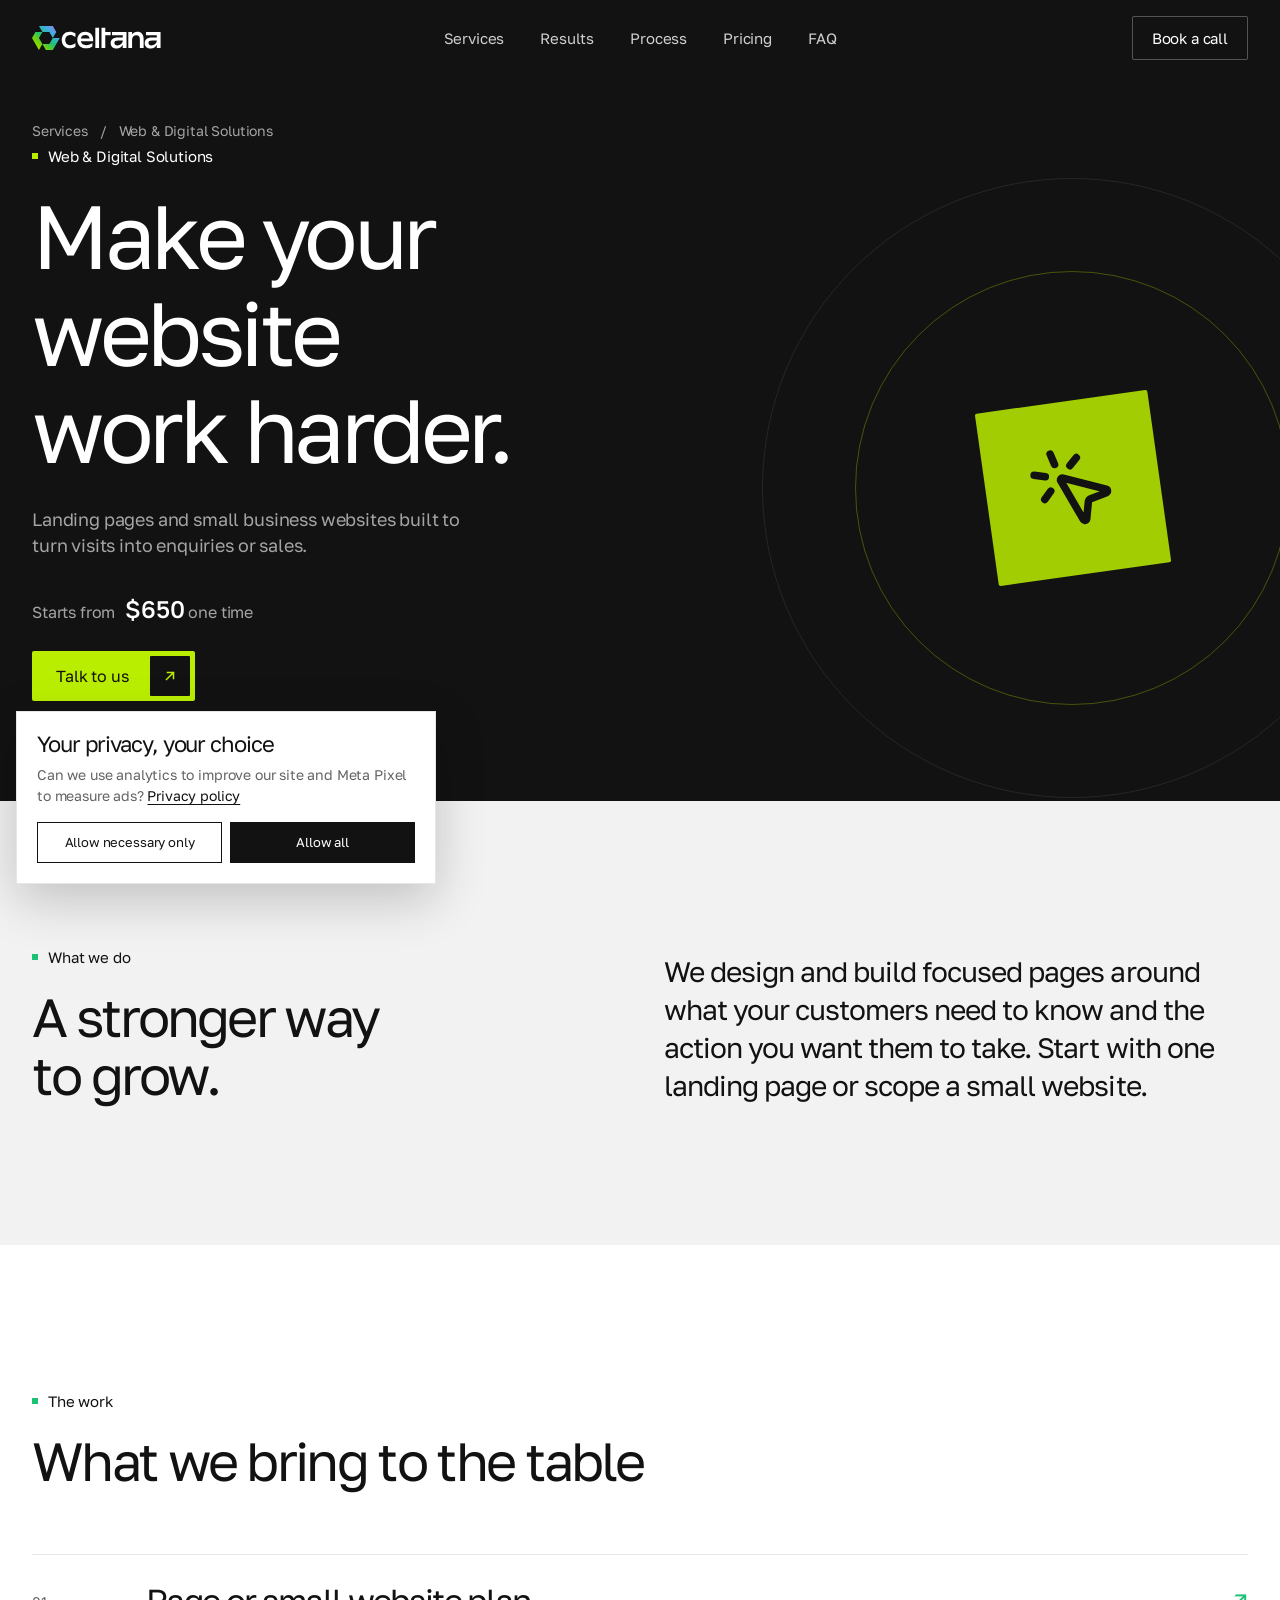
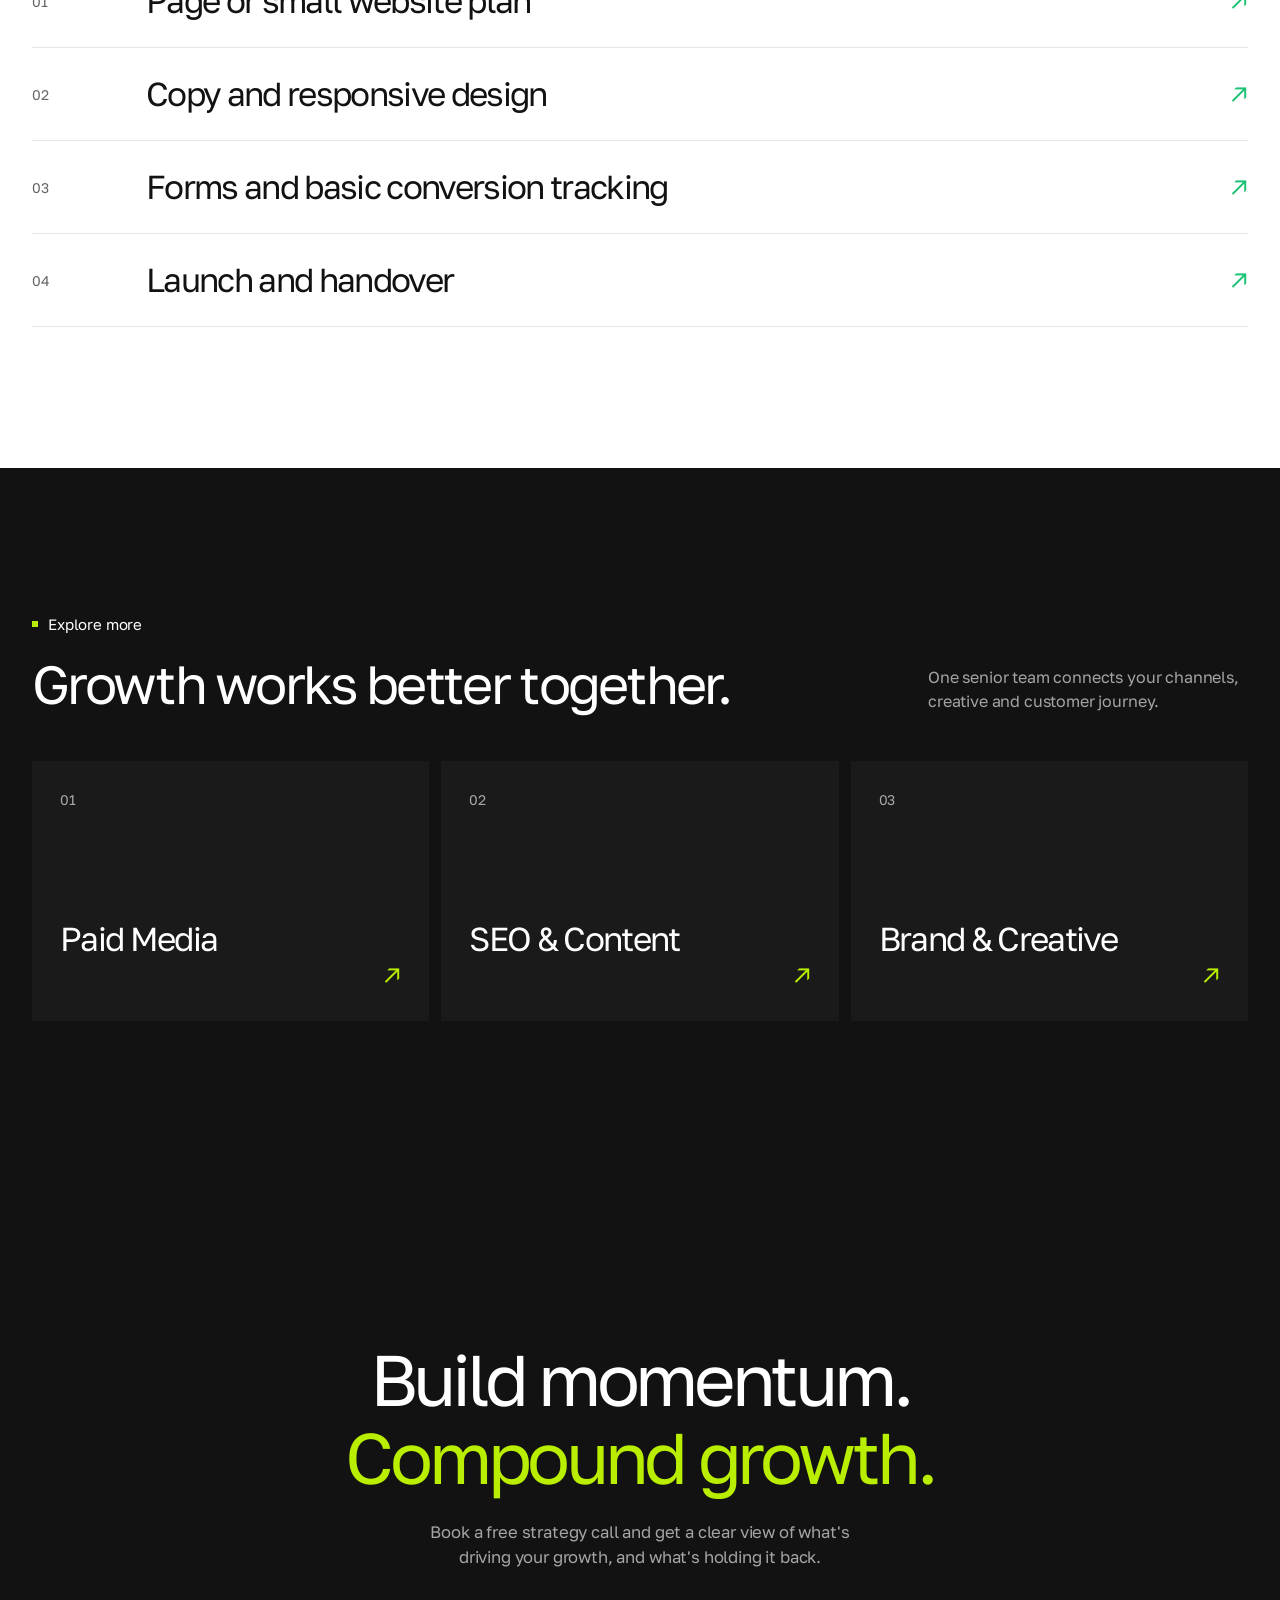
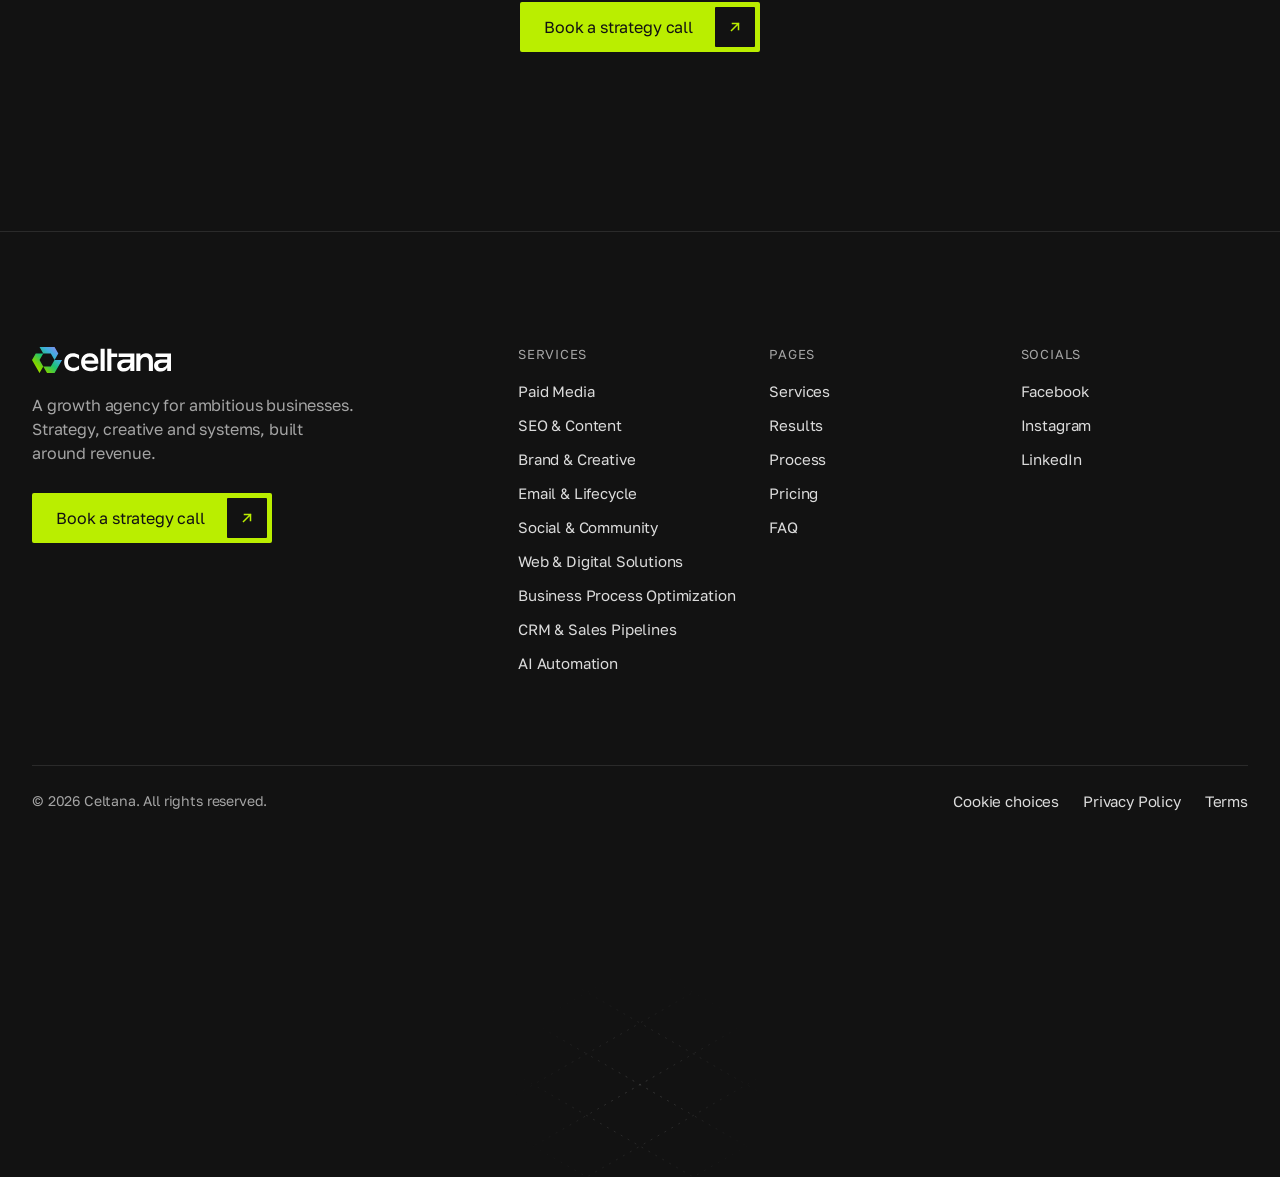
<file: services/conversion-web/index.html>
<!DOCTYPE html><html lang="en" class="no-js"><head><meta charset="utf-8"><meta name="viewport" content="width=device-width, initial-scale=1"><link rel="icon" type="image/svg+xml" href="/favicon.svg"><meta name="generator" content="Astro v7.4.13"><title>Web &amp; Digital Solutions | Celtana</title><meta name="description" content="We design and build focused pages around what your customers need to know and the action you want them to take. Start with one landing page or scope a small website."><link rel="canonical" href="https://www.celtana.io/services/conversion-web/"><meta property="og:type" content="website"><meta property="og:site_name" content="Celtana"><meta property="og:title" content="Web &amp; Digital Solutions | Celtana"><meta property="og:description" content="We design and build focused pages around what your customers need to know and the action you want them to take. Start with one landing page or scope a small website."><meta property="og:url" content="https://www.celtana.io/services/conversion-web/"><meta name="theme-color" content="#121212"><script>
      const consentKey = "celtana-consent";
      let started = {};
      function applyConsent(choices) {
        if (choices.analytics && !started.analytics) {
          started.analytics = true;
          document.dispatchEvent(new Event("celtana:analytics-consent"));
          window.dataLayer = window.dataLayer || [];
          window.gtag = function () { dataLayer.push(arguments); };
          gtag("js", new Date());
          gtag("config", "G-VMSF169Z6F");
          const tag = document.createElement("script");
          tag.async = true;
          tag.src = "https://www.googletagmanager.com/gtag/js?id=G-VMSF169Z6F";
          document.head.append(tag);
        }
        if (choices.marketing && !started.marketing) {
          started.marketing = true;
          // Meta Pixel Code: load only after marketing consent.
          !function(f,b,e,v,n,t,s){if(f.fbq)return;n=f.fbq=function(){n.callMethod?n.callMethod.apply(n,arguments):n.queue.push(arguments)};if(!f._fbq)f._fbq=n;n.push=n;n.loaded=!0;n.version="2.0";n.queue=[];t=b.createElement(e);t.async=!0;t.src=v;s=b.getElementsByTagName(e)[0];s.parentNode.insertBefore(t,s)}(window,document,"script","https://connect.facebook.net/en_US/fbevents.js");
          fbq("init", "1700839084925070");
          fbq("track", "PageView");
          if (location.pathname.startsWith("/services/") && location.pathname !== "/services/") fbq("track", "ViewContent");
        }
      }
      try { const saved = JSON.parse(localStorage.getItem(consentKey)); if (saved) applyConsent(saved); } catch (_) {}
      document.addEventListener("DOMContentLoaded", () => {
        const panel = document.querySelector("[data-consent]");
        if (!localStorage.getItem(consentKey)) panel.hidden = false;
        document.querySelector("[data-consent-open]").addEventListener("click", () => { panel.hidden = false; });
        panel.addEventListener("click", (event) => {
          const action = event.target.closest("[data-consent-action]")?.dataset.consentAction;
          if (!action) return;
          const choices = action === "all" ? { analytics: true, marketing: true } : { analytics: false, marketing: false };
          let previous;
          try { previous = JSON.parse(localStorage.getItem(consentKey)); } catch (_) {}
          localStorage.setItem(consentKey, JSON.stringify(choices));
          panel.hidden = true;
          if ((previous?.analytics && !choices.analytics) || (previous?.marketing && !choices.marketing)) {
            document.cookie.split(";").forEach((part) => {
              const name = part.trim().split("=")[0];
              if (/^(_ga|_fbp|_fbc)/.test(name)) document.cookie = name + "=; Max-Age=0; Path=/";
            });
            location.reload();
          } else applyConsent(choices);
        });
      });
    </script><script>(function(){const apiKey = "phc_oPhG6ijaEAtDqSktFjMzgSo6GkRa7Hy32LniMuphGLwL";
const apiHost = "https://us.i.posthog.com";

  function startPostHog() {
  !function(t,e){var o,n,p,r;e.__SV||(window.posthog=e,e._i=[],e.init=function(i,s,a){function g(t,e){var o=e.split(".");2==o.length&&(t=t[o[0]],e=o[1]),t[e]=function(){t.push([e].concat(Array.prototype.slice.call(arguments,0)))}}(p=t.createElement("script")).type="text/javascript",p.crossOrigin="anonymous",p.async=!0,p.src=s.api_host.replace(".i.posthog.com","-assets.i.posthog.com")+"/static/array.js",(r=t.getElementsByTagName("script")[0]).parentNode.insertBefore(p,r);var u=e;for(void 0!==a?u=e[a]=[]:a="posthog",u.people=u.people||[],Object.defineProperty(u,"toString",{configurable:!0,enumerable:!0,writable:!0,value:function(t){var e="posthog";return"posthog"!==a&&(e+="."+a),t||(e+=" (stub)"),e}}),Object.defineProperty(u.people,"toString",{configurable:!0,enumerable:!0,writable:!0,value:function(){return u.toString(1)+".people (stub)"}}),o="capture identify alias people.set people.set_once set_config register register_once unregister opt_out_capturing has_opted_out_capturing opt_in_capturing reset isFeatureEnabled onFeatureFlags getFeatureFlag getFeatureFlagPayload reloadFeatureFlags group updateEarlyAccessFeatureEnrollment getEarlyAccessFeatures getActiveMatchingSurveys getSurveys getNextSurveyStep onSessionId".split(" "),n=0;n<o.length;n++)g(u,o[n]);e._i.push([i,s,a])},e.__SV=1)}(document,window.posthog||[]);

  posthog.init(apiKey, {
    api_host: apiHost,
    defaults: "2026-08-30",
    cookieless_mode: "always",
    person_profiles: "never",
    autocapture: false,
    capture_pageview: true,
    disable_session_recording: true,
  });

  document.addEventListener("click", (event) => {
    const link = event.target instanceof Element && event.target.closest("[data-posthog-event]");
    if (link) posthog.capture(link.getAttribute("data-posthog-event"));
  });
  }
  document.addEventListener("celtana:analytics-consent", startPostHog, { once: true });
  try { if (JSON.parse(localStorage.getItem("celtana-consent"))?.analytics) startPostHog(); } catch (_) {}
})();</script><link rel="preconnect" href="https://fonts.googleapis.com"><link rel="preconnect" href="https://fonts.gstatic.com" crossorigin><link href="https://fonts.googleapis.com/css2?family=Golos+Text:wght@400;500&display=swap" rel="stylesheet"><script>document.documentElement.classList.remove("no-js");</script><link rel="stylesheet" href="/_astro/Footer.D3UJprCQ.css"><style>.cta[data-astro-cid-f3wvl5jl]{isolation:isolate;text-align:center;padding-block:clamp(120px,14vw,200px);position:relative;overflow:hidden}.inner[data-astro-cid-f3wvl5jl]{justify-items:center;gap:24px;display:grid}h2[data-astro-cid-f3wvl5jl]{letter-spacing:-.06em;max-width:14ch;font-size:clamp(40px,5.6vw,80px)}em[data-astro-cid-f3wvl5jl]{color:var(--accent);font-style:normal}p[data-astro-cid-f3wvl5jl]{color:var(--muted-on-dark);max-width:44ch;margin-bottom:8px;font-size:clamp(16px,1.3vw,18px)}
.service-hero[data-astro-cid-njl2q4gy]{min-height:680px;padding-block:120px 100px;overflow:hidden}.hero-inner[data-astro-cid-njl2q4gy]{flex-direction:column;justify-content:space-between;min-height:460px;display:flex;position:relative}.eyebrow[data-astro-cid-njl2q4gy]{color:var(--muted-on-dark);align-items:center;gap:12px;font-size:14px;display:flex}.eyebrow[data-astro-cid-njl2q4gy] a[data-astro-cid-njl2q4gy]:hover{color:var(--accent)}.hero-copy[data-astro-cid-njl2q4gy]{z-index:1;max-width:850px;position:relative}.hero-copy[data-astro-cid-njl2q4gy] h1[data-astro-cid-njl2q4gy]{max-width:12ch;font-size:clamp(54px,7vw,100px)}.hero-copy[data-astro-cid-njl2q4gy] p[data-astro-cid-njl2q4gy]{max-width:42ch;color:var(--muted-on-dark);margin-block:28px 32px;font-size:clamp(17px,1.4vw,20px)}.service-price[data-astro-cid-njl2q4gy]{color:var(--muted-on-dark);margin-bottom:24px}.service-price[data-astro-cid-njl2q4gy] strong[data-astro-cid-njl2q4gy]{color:var(--white);margin-left:6px;font-size:24px;font-weight:500}.hero-art[data-astro-cid-njl2q4gy]{aspect-ratio:1;opacity:.85;place-items:center;width:min(50vw,620px);display:grid;position:absolute;top:10%;right:-8%}.art-icon[data-astro-cid-njl2q4gy]{z-index:1;aspect-ratio:1;background:var(--accent);width:28%;color:var(--dark);border-radius:2px;place-items:center;display:grid;position:relative;transform:rotate(-8deg)}.art-ring[data-astro-cid-njl2q4gy]{aspect-ratio:1;border:1px solid #baee005c;border-radius:50%;width:70%;position:absolute}.art-ring[data-astro-cid-njl2q4gy]:last-child{border-color:var(--line-dark);width:100%}.intro-grid[data-astro-cid-njl2q4gy]{grid-template-columns:1fr 1fr;align-items:end;gap:48px;display:grid}.intro-grid[data-astro-cid-njl2q4gy]>p[data-astro-cid-njl2q4gy]{letter-spacing:-.035em;max-width:40ch;font-size:clamp(20px,2.2vw,30px);line-height:1.35}.work[data-astro-cid-njl2q4gy]{background:var(--white)}.work-head[data-astro-cid-njl2q4gy]{margin-bottom:clamp(40px,5vw,72px)}ol[data-astro-cid-njl2q4gy]{margin:0;padding:0;list-style:none}li[data-astro-cid-njl2q4gy]{border-top:1px solid var(--line);grid-template-columns:90px 1fr auto;align-items:center;gap:24px;padding:28px 0;display:grid}li[data-astro-cid-njl2q4gy]:last-child{border-bottom:1px solid var(--line)}.number[data-astro-cid-njl2q4gy]{color:var(--muted);font-size:14px}li[data-astro-cid-njl2q4gy] h3[data-astro-cid-njl2q4gy]{font-size:clamp(22px,2.6vw,36px)}.mark[data-astro-cid-njl2q4gy]{color:var(--emerald);font-size:24px}.next-head[data-astro-cid-njl2q4gy]{justify-content:space-between;align-items:end;gap:32px;margin-bottom:48px;display:flex}.next-head[data-astro-cid-njl2q4gy] p[data-astro-cid-njl2q4gy]{max-width:32ch;color:var(--muted-on-dark)}.next-grid[data-astro-cid-njl2q4gy]{grid-template-columns:repeat(3,1fr);gap:12px;display:grid}.next-card[data-astro-cid-njl2q4gy]{background:var(--dark-2);flex-direction:column;align-items:flex-start;min-height:260px;padding:28px;transition:background .3s;display:flex}.next-card[data-astro-cid-njl2q4gy]:hover{background:var(--dark-3)}.next-card[data-astro-cid-njl2q4gy] h3[data-astro-cid-njl2q4gy]{margin-top:auto;font-size:clamp(24px,2.6vw,36px)}.next-card[data-astro-cid-njl2q4gy] .number[data-astro-cid-njl2q4gy]{color:var(--muted-on-dark)}.arrow[data-astro-cid-njl2q4gy]{color:var(--accent);align-self:flex-end;font-size:24px}@media (width<=760px){.service-hero[data-astro-cid-njl2q4gy]{min-height:660px}.hero-art[data-astro-cid-njl2q4gy]{opacity:.35;width:65vw;top:0;right:-24%}.intro-grid[data-astro-cid-njl2q4gy],.next-grid[data-astro-cid-njl2q4gy]{grid-template-columns:1fr}.next-head[data-astro-cid-njl2q4gy]{display:block}.next-head[data-astro-cid-njl2q4gy] p[data-astro-cid-njl2q4gy]{margin-top:20px}.next-card[data-astro-cid-njl2q4gy]{min-height:180px}li[data-astro-cid-njl2q4gy]{grid-template-columns:44px 1fr auto;gap:12px}}
</style></head><body><header class="header" data-header data-astro-cid-kgevm5mn><div class="container inner" data-astro-cid-kgevm5mn><a href="/" class="brand" data-astro-cid-kgevm5mn><svg viewBox="0 0 958.89 179.00" role="img" aria-label="Celtana home" xmlns="http://www.w3.org/2000/svg"><defs><linearGradient id="cg-isb8ts" x1="0" y1="1" x2="1" y2="0"><stop offset="0" stop-color="#BAEE00"></stop><stop offset=".25" stop-color="#7ED300"></stop><stop offset=".5" stop-color="#1CC274"></stop><stop offset=".7" stop-color="#3FAEDD"></stop><stop offset="1" stop-color="#A47DF7"></stop></linearGradient></defs><path fill="url(#cg-isb8ts)" fill-rule="evenodd" d="M51.73 0.00L77.63 44.75L25.87 44.75L0.00 89.50L51.73 179.00L77.63 134.25L103.50 179.00L155.26 179.00L207.00 89.50L155.26 89.50L181.13 44.75L155.26 0.00L51.73 0.00ZM77.63 44.75L129.37 44.75L155.26 89.50L129.37 134.25L77.63 134.25L51.73 89.50L77.63 44.75Z"></path><path fill="currentColor" fill-rule="evenodd" d="M323.97 54.54L323.97 82.58C309.94 70.56 297.91 66.55 283.87 66.55C259.81 66.55 247.78 82.58 247.78 104.60C247.78 126.63 261.82 142.65 283.87 142.65C299.91 142.65 311.94 136.65 323.97 126.63L323.97 154.67C309.94 162.68 297.91 166.68 281.87 166.68C245.78 166.68 221.72 140.65 221.72 104.60C221.72 68.56 245.78 42.52 281.87 42.52C297.91 42.52 309.94 46.53 323.97 54.54Z M456.31 114.62L364.08 114.62C368.09 134.64 384.13 142.65 404.18 142.65C422.22 142.65 436.26 136.65 450.29 126.63L450.29 152.67C438.26 162.68 420.22 166.68 402.17 166.68C362.07 166.68 338.01 140.65 338.01 104.60C338.01 68.56 362.07 42.52 398.16 42.52C436.26 42.52 460.32 68.56 456.31 114.62ZM364.08 92.59L430.24 92.59C426.23 74.57 416.21 66.55 398.16 66.55C380.12 66.55 368.09 74.57 364.08 92.59Z M472.35 12.48L500.42 12.48L500.42 164.68L472.35 164.68L472.35 12.48Z M518.47 12.48L546.54 12.48L546.54 44.53L586.64 44.53L586.64 68.56L546.54 68.56L546.54 164.68L518.47 164.68L518.47 12.48Z M596.67 44.53L704.94 44.53L704.94 164.68L676.87 164.68L676.87 140.65C668.85 158.67 652.81 168.69 632.76 168.69C604.69 168.69 586.64 152.67 586.64 128.64C586.64 102.60 606.69 86.58 640.78 86.58L676.87 86.58L676.87 68.56L596.67 68.56L596.67 44.53ZM676.87 108.61L642.78 108.61C622.73 108.61 614.71 114.62 614.71 126.63C614.71 138.65 622.73 144.66 636.77 144.66C658.82 144.66 676.87 128.64 676.87 108.61Z M718.37 44.53L746.44 44.53L746.44 62.55C756.47 48.53 768.50 42.52 784.54 42.52C816.62 42.52 832.66 62.55 832.66 96.59L832.66 164.68L804.59 164.68L804.59 100.60C804.59 78.57 796.57 68.56 778.52 68.56C758.47 68.56 746.44 82.58 746.44 102.60L746.44 164.68L718.37 164.68L718.37 44.53Z M850.62 44.53L958.89 44.53L958.89 164.68L930.82 164.68L930.82 140.65C922.80 158.67 906.76 168.69 886.71 168.69C858.64 168.69 840.60 152.67 840.60 128.64C840.60 102.60 860.65 86.58 894.73 86.58L930.82 86.58L930.82 68.56L850.62 68.56L850.62 44.53ZM930.82 108.61L896.74 108.61C876.69 108.61 868.67 114.62 868.67 126.63C868.67 138.65 876.69 144.66 890.72 144.66C912.78 144.66 930.82 128.64 930.82 108.61Z"></path></svg></a><nav aria-label="Primary" data-astro-cid-kgevm5mn><ul data-astro-cid-kgevm5mn><li data-astro-cid-kgevm5mn><a href="/#services" data-astro-cid-kgevm5mn>Services</a></li><li data-astro-cid-kgevm5mn><a href="/#results" data-astro-cid-kgevm5mn>Results</a></li><li data-astro-cid-kgevm5mn><a href="/#process" data-astro-cid-kgevm5mn>Process</a></li><li data-astro-cid-kgevm5mn><a href="/#pricing" data-astro-cid-kgevm5mn>Pricing</a></li><li data-astro-cid-kgevm5mn><a href="/#faq" data-astro-cid-kgevm5mn>FAQ</a></li></ul></nav><div class="end" data-astro-cid-kgevm5mn><a class="btn btn-outline nav-cta" href="https://calendly.com/celtana/strategy-call" data-posthog-event="booking_link_clicked" target="_blank" rel="noopener"><span>Book a call</span></a><button class="menu-btn" type="button" aria-expanded="false" aria-controls="mobile-nav" aria-label="Open menu" data-astro-cid-kgevm5mn><span data-astro-cid-kgevm5mn></span><span data-astro-cid-kgevm5mn></span></button></div></div><div class="mobile-nav" id="mobile-nav" hidden data-astro-cid-kgevm5mn><ul data-astro-cid-kgevm5mn><li data-astro-cid-kgevm5mn><a href="/#services" data-astro-cid-kgevm5mn>Services</a></li><li data-astro-cid-kgevm5mn><a href="/#results" data-astro-cid-kgevm5mn>Results</a></li><li data-astro-cid-kgevm5mn><a href="/#process" data-astro-cid-kgevm5mn>Process</a></li><li data-astro-cid-kgevm5mn><a href="/#pricing" data-astro-cid-kgevm5mn>Pricing</a></li><li data-astro-cid-kgevm5mn><a href="/#faq" data-astro-cid-kgevm5mn>FAQ</a></li></ul></div></header><script type="module">var e=document.querySelector(`[data-header]`),t=document.querySelector(`.menu-btn`),n=document.getElementById(`mobile-nav`);if(e){let t=window.scrollY,r=()=>{let r=window.scrollY;e.classList.toggle(`is-scrolled`,r>24),e.classList.toggle(`is-hidden`,r>400&&r>t&&n?.hidden!==!1),t=r};r(),window.addEventListener(`scroll`,r,{passive:!0})}if(t&&n){let e=e=>{t.setAttribute(`aria-expanded`,String(e)),n.hidden=!e};t.addEventListener(`click`,()=>e(n.hidden)),n.querySelectorAll(`a`).forEach(t=>t.addEventListener(`click`,()=>e(!1)))}</script><main data-astro-cid-njl2q4gy><section class="service-hero dark" id="top" data-astro-cid-njl2q4gy><div class="container hero-inner" data-astro-cid-njl2q4gy><div class="eyebrow" data-astro-cid-njl2q4gy><a href="/#services" data-astro-cid-njl2q4gy>Services</a><span aria-hidden="true" data-astro-cid-njl2q4gy>/</span><span data-astro-cid-njl2q4gy>Web &amp; Digital Solutions</span></div><div class="hero-copy" data-astro-cid-njl2q4gy><span class="label" data-astro-cid-njl2q4gy>Web &amp; Digital Solutions</span><h1 data-astro-cid-njl2q4gy>Make your website work harder.</h1><p data-astro-cid-njl2q4gy>Landing pages and small business websites built to turn visits into enquiries or sales.</p><div class="service-price" data-astro-cid-njl2q4gy>Starts from <strong data-astro-cid-njl2q4gy>$650</strong> <span data-astro-cid-njl2q4gy>one time</span></div><a class="btn" href="https://calendly.com/celtana/strategy-call" data-posthog-event="booking_link_clicked" target="_blank" rel="noopener"><span>Talk to us</span><span class="arrow" aria-hidden="true"><svg width="14" height="14" viewBox="0 0 14 14" fill="none"><path d="M3.5 10.5l7-7M4.5 3.5h6v6" stroke="currentColor" stroke-width="1.5" stroke-linecap="square"></path></svg><svg width="14" height="14" viewBox="0 0 14 14" fill="none"><path d="M3.5 10.5l7-7M4.5 3.5h6v6" stroke="currentColor" stroke-width="1.5" stroke-linecap="square"></path></svg></span></a></div><div class="hero-art" aria-hidden="true" data-astro-cid-njl2q4gy><span class="art-icon" data-astro-cid-njl2q4gy><style>astro-island,astro-slot,astro-static-slot{display:contents}</style><script>(function(){let e=(e,t,n)=>{let r=async()=>{await(await e())()},i=typeof t.value==`object`?t.value:void 0,a={rootMargin:i==null?void 0:i.rootMargin},o=new IntersectionObserver(e=>{for(let t of e)if(t.isIntersecting){o.disconnect(),r();break}},a);for(let e of n.children)o.observe(e)};(self.Astro||(self.Astro={})).visible=e,window.dispatchEvent(new Event(`astro:visible`))})();</script><script>(function(){function e(t){"@babel/helpers - typeof";return e=typeof Symbol==`function`&&typeof Symbol.iterator==`symbol`?function(e){return typeof e}:function(e){return e&&typeof Symbol==`function`&&e.constructor===Symbol&&e!==Symbol.prototype?`symbol`:typeof e},e(t)}function t(t,n){if(e(t)!=`object`||!t)return t;var r;if(typeof Symbol<`u`&&(r=t[Symbol.toPrimitive])!==void 0){var i=r.call(t,n||`default`);if(e(i)!=`object`)return i;throw TypeError(`@@toPrimitive must return a primitive value.`)}return(n===`string`?String:Number)(t)}function n(n){var r=t(n,`string`);return e(r)==`symbol`?r:r+``}function r(e,t,r){return(t=n(t))in e?Object.defineProperty(e,t,{value:r,enumerable:!0,configurable:!0,writable:!0}):e[t]=r,e}let i=/* @__PURE__ */ new Set([`__proto__`,`constructor`,`prototype`]);{let e={0:e=>a(e),1:e=>n(e),2:e=>new RegExp(e),3:e=>new Date(e),4:e=>new Map(n(e)),5:e=>new Set(n(e)),6:e=>BigInt(e),7:e=>new URL(e),8:e=>new Uint8Array(e),9:e=>new Uint16Array(e),10:e=>new Uint32Array(e),11:e=>1/0*e},t=t=>{let[n,r]=t;return n in e?e[n](r):void 0},n=e=>e.map(t),a=e=>typeof e!=`object`||!e?e:Object.fromEntries(Object.entries(e).map(([e,n])=>[e,t(n)]));class o extends HTMLElement{constructor(...e){super(...e),r(this,`Component`,void 0),r(this,`hydrator`,void 0),r(this,`hydrate`,async()=>{var e;if(!this.hydrator||!this.isConnected)return;let t=(e=this.parentElement)==null?void 0:e.closest(`astro-island[ssr]`);if(t){t.addEventListener(`astro:hydrate`,this.hydrate,{once:!0});return}let n=this.querySelectorAll(`astro-slot`),r={},i=this.querySelectorAll(`template[data-astro-template]`);for(let e of i){let t=e.closest(this.tagName);t!=null&&t.isSameNode(this)&&(r[e.getAttribute(`data-astro-template`)||`default`]=e.innerHTML,e.remove())}for(let e of n){let t=e.closest(this.tagName);t!=null&&t.isSameNode(this)&&(r[e.getAttribute(`name`)||`default`]=e.innerHTML)}let o;try{o=this.hasAttribute(`props`)?a(JSON.parse(this.getAttribute(`props`))):{}}catch(e){let t=this.getAttribute(`component-url`)||`<unknown>`,n=this.getAttribute(`component-export`);throw n&&(t+=` (export ${n})`),console.error(`[hydrate] Error parsing props for component ${t}`,this.getAttribute(`props`),e),e}await this.hydrator(this)(this.Component,o,r,{client:this.getAttribute(`client`)}),this.removeAttribute(`ssr`),this.dispatchEvent(new CustomEvent(`astro:hydrate`))}),r(this,`unmount`,()=>{this.isConnected||this.dispatchEvent(new CustomEvent(`astro:unmount`))})}disconnectedCallback(){document.removeEventListener(`astro:after-swap`,this.unmount),document.addEventListener(`astro:after-swap`,this.unmount,{once:!0})}connectedCallback(){if(!this.hasAttribute(`await-children`)||document.readyState===`interactive`||document.readyState===`complete`)this.childrenConnectedCallback();else{let e=()=>{document.removeEventListener(`DOMContentLoaded`,e),t.disconnect(),this.childrenConnectedCallback()},t=new MutationObserver(()=>{var t;((t=this.lastChild)==null?void 0:t.nodeType)===Node.COMMENT_NODE&&this.lastChild.nodeValue===`astro:end`&&(this.lastChild.remove(),e())});t.observe(this,{childList:!0}),document.addEventListener(`DOMContentLoaded`,e)}}async childrenConnectedCallback(){let e=this.getAttribute(`before-hydration-url`);e&&await import(e),this.start()}getRetryImportUrl(e){let t=new URL(e,document.baseURI);return t.searchParams.set(`astro-retry`,Date.now().toString()),t.toString()}async importWithRetry(e){try{return await import(e)}catch(t){return await new Promise(e=>setTimeout(e,1e3)),import(this.getRetryImportUrl(e))}}handleHydrationError(e){let t=this.getAttribute(`component-url`),n=new CustomEvent(`astro:hydration-error`,{cancelable:!0,bubbles:!0,composed:!0,detail:{error:e,componentUrl:t}});this.dispatchEvent(n)&&console.error(`[astro-island] Error hydrating ${t}`,e)}async start(){let e=JSON.parse(this.getAttribute(`opts`)),t=this.getAttribute(`client`);if(Astro[t]===void 0)window.addEventListener(`astro:${t}`,()=>this.start(),{once:!0});else try{await Astro[t](async()=>{let e=this.getAttribute(`renderer-url`);try{let[t,{default:n}]=await Promise.all([this.importWithRetry(this.getAttribute(`component-url`)),e?this.importWithRetry(e):Promise.resolve({default:()=>()=>{}})]),r=this.getAttribute(`component-export`)||`default`;if(r.includes(`.`)){this.Component=t;for(let e of r.split(`.`)){if(i.has(e)||!this.Component||typeof this.Component!=`object`&&typeof this.Component!=`function`||!Object.hasOwn(this.Component,e))throw Error(`Invalid component export path: ${r}`);this.Component=this.Component[e]}}else{if(i.has(r))throw Error(`Invalid component export path: ${r}`);this.Component=t[r]}return this.hydrator=n,this.hydrate}catch(e){return this.handleHydrationError(e),()=>{}}},e,this)}catch(e){this.handleHydrationError(e)}}attributeChangedCallback(){this.hydrate()}}r(o,`observedAttributes`,[`props`]),customElements.get(`astro-island`)||customElements.define(`astro-island`,o)}})();</script><astro-island uid="Z10kehW" prefix="r1" component-url="/_astro/AnimatedIcon.DIKTA9oH.js" component-export="default" renderer-url="/_astro/client.OzTcoKK0.js" props="{&quot;name&quot;:[0,&quot;cursor-click&quot;],&quot;size&quot;:[0,90],&quot;data-astro-cid-njl2q4gy&quot;:[0,true]}" ssr client="visible" opts="{&quot;name&quot;:&quot;AnimatedIcon&quot;,&quot;value&quot;:true}" await-children><span aria-hidden="true" style="display:inline-flex"><div class="" style="display:inline-flex"><svg fill="none" height="90" stroke="currentColor" stroke-linecap="round" stroke-linejoin="round" stroke-width="2" viewBox="0 0 24 24" width="90" xmlns="http://www.w3.org/2000/svg"><path d="M9.037 9.69a.498.498 0 0 1 .653-.653l11 4.5a.5.5 0 0 1-.074.949l-4.349 1.041a1 1 0 0 0-.74.739l-1.04 4.35a.5.5 0 0 1-.95.074z"></path><path d="M14 4.1 12 6"></path><path d="m5.1 8-2.9-.8"></path><path d="m6 12-1.9 2"></path><path d="M7.2 2.2 8 5.1"></path></svg></div></span><!--astro:end--></astro-island></span><span class="art-ring" data-astro-cid-njl2q4gy></span><span class="art-ring" data-astro-cid-njl2q4gy></span></div></div></section><section class="section introduction" data-astro-cid-njl2q4gy><div class="container intro-grid" data-astro-cid-njl2q4gy><div data-reveal data-astro-cid-njl2q4gy><span class="label" data-astro-cid-njl2q4gy>What we do</span><h2 class="h2" data-astro-cid-njl2q4gy>A stronger way<br data-astro-cid-njl2q4gy>to grow.</h2></div><p data-reveal data-astro-cid-njl2q4gy>We design and build focused pages around what your customers need to know and the action you want them to take. Start with one landing page or scope a small website.</p></div></section><section class="section work" data-astro-cid-njl2q4gy><div class="container" data-astro-cid-njl2q4gy><div class="work-head" data-reveal data-astro-cid-njl2q4gy><span class="label" data-astro-cid-njl2q4gy>The work</span><h2 class="h2" data-astro-cid-njl2q4gy>What we bring to the table</h2></div><ol data-astro-cid-njl2q4gy><li data-reveal data-astro-cid-njl2q4gy><span class="number" data-astro-cid-njl2q4gy>01</span><h3 data-astro-cid-njl2q4gy>Page or small website plan</h3><span class="mark" aria-hidden="true" data-astro-cid-njl2q4gy>↗</span></li><li data-reveal data-astro-cid-njl2q4gy><span class="number" data-astro-cid-njl2q4gy>02</span><h3 data-astro-cid-njl2q4gy>Copy and responsive design</h3><span class="mark" aria-hidden="true" data-astro-cid-njl2q4gy>↗</span></li><li data-reveal data-astro-cid-njl2q4gy><span class="number" data-astro-cid-njl2q4gy>03</span><h3 data-astro-cid-njl2q4gy>Forms and basic conversion tracking</h3><span class="mark" aria-hidden="true" data-astro-cid-njl2q4gy>↗</span></li><li data-reveal data-astro-cid-njl2q4gy><span class="number" data-astro-cid-njl2q4gy>04</span><h3 data-astro-cid-njl2q4gy>Launch and handover</h3><span class="mark" aria-hidden="true" data-astro-cid-njl2q4gy>↗</span></li></ol></div></section><section class="section next dark" data-astro-cid-njl2q4gy><div class="container" data-astro-cid-njl2q4gy><div class="next-head" data-reveal data-astro-cid-njl2q4gy><div data-astro-cid-njl2q4gy><span class="label" data-astro-cid-njl2q4gy>Explore more</span><h2 class="h2" data-astro-cid-njl2q4gy>Growth works better together.</h2></div><p data-astro-cid-njl2q4gy>One senior team connects your channels, creative and customer journey.</p></div><div class="next-grid" data-astro-cid-njl2q4gy><a href="/services/paid-media/" class="next-card" data-reveal data-astro-cid-njl2q4gy><span class="number" data-astro-cid-njl2q4gy>01</span><h3 data-astro-cid-njl2q4gy>Paid Media</h3><span class="arrow" aria-hidden="true" data-astro-cid-njl2q4gy>↗</span></a><a href="/services/seo-content/" class="next-card" data-reveal data-astro-cid-njl2q4gy><span class="number" data-astro-cid-njl2q4gy>02</span><h3 data-astro-cid-njl2q4gy>SEO &amp; Content</h3><span class="arrow" aria-hidden="true" data-astro-cid-njl2q4gy>↗</span></a><a href="/services/brand-creative/" class="next-card" data-reveal data-astro-cid-njl2q4gy><span class="number" data-astro-cid-njl2q4gy>03</span><h3 data-astro-cid-njl2q4gy>Brand &amp; Creative</h3><span class="arrow" aria-hidden="true" data-astro-cid-njl2q4gy>↗</span></a></div></div></section><section class="cta dark" data-astro-cid-f3wvl5jl><div class="container inner" data-reveal data-astro-cid-f3wvl5jl><h2 data-astro-cid-f3wvl5jl>Build momentum. <em data-astro-cid-f3wvl5jl>Compound growth.</em></h2><p data-astro-cid-f3wvl5jl>Book a free strategy call and get a clear view of what's driving your growth, and what's holding it back.</p><a class="btn" href="https://calendly.com/celtana/strategy-call" data-posthog-event="booking_link_clicked" target="_blank" rel="noopener"><span>Book a strategy call</span><span class="arrow" aria-hidden="true"><svg width="14" height="14" viewBox="0 0 14 14" fill="none"><path d="M3.5 10.5l7-7M4.5 3.5h6v6" stroke="currentColor" stroke-width="1.5" stroke-linecap="square"></path></svg><svg width="14" height="14" viewBox="0 0 14 14" fill="none"><path d="M3.5 10.5l7-7M4.5 3.5h6v6" stroke="currentColor" stroke-width="1.5" stroke-linecap="square"></path></svg></span></a></div></section></main><footer class="footer dark" data-astro-cid-yvkg62gd><div class="container" data-astro-cid-yvkg62gd><div class="top" data-astro-cid-yvkg62gd><div class="about" data-astro-cid-yvkg62gd><svg class="f-logo" viewBox="0 0 958.89 179.00" role="img" aria-label="Celtana" xmlns="http://www.w3.org/2000/svg"><defs><linearGradient id="cg-ntba16" x1="0" y1="1" x2="1" y2="0"><stop offset="0" stop-color="#BAEE00"></stop><stop offset=".25" stop-color="#7ED300"></stop><stop offset=".5" stop-color="#1CC274"></stop><stop offset=".7" stop-color="#3FAEDD"></stop><stop offset="1" stop-color="#A47DF7"></stop></linearGradient></defs><path fill="url(#cg-ntba16)" fill-rule="evenodd" d="M51.73 0.00L77.63 44.75L25.87 44.75L0.00 89.50L51.73 179.00L77.63 134.25L103.50 179.00L155.26 179.00L207.00 89.50L155.26 89.50L181.13 44.75L155.26 0.00L51.73 0.00ZM77.63 44.75L129.37 44.75L155.26 89.50L129.37 134.25L77.63 134.25L51.73 89.50L77.63 44.75Z"></path><path fill="currentColor" fill-rule="evenodd" d="M323.97 54.54L323.97 82.58C309.94 70.56 297.91 66.55 283.87 66.55C259.81 66.55 247.78 82.58 247.78 104.60C247.78 126.63 261.82 142.65 283.87 142.65C299.91 142.65 311.94 136.65 323.97 126.63L323.97 154.67C309.94 162.68 297.91 166.68 281.87 166.68C245.78 166.68 221.72 140.65 221.72 104.60C221.72 68.56 245.78 42.52 281.87 42.52C297.91 42.52 309.94 46.53 323.97 54.54Z M456.31 114.62L364.08 114.62C368.09 134.64 384.13 142.65 404.18 142.65C422.22 142.65 436.26 136.65 450.29 126.63L450.29 152.67C438.26 162.68 420.22 166.68 402.17 166.68C362.07 166.68 338.01 140.65 338.01 104.60C338.01 68.56 362.07 42.52 398.16 42.52C436.26 42.52 460.32 68.56 456.31 114.62ZM364.08 92.59L430.24 92.59C426.23 74.57 416.21 66.55 398.16 66.55C380.12 66.55 368.09 74.57 364.08 92.59Z M472.35 12.48L500.42 12.48L500.42 164.68L472.35 164.68L472.35 12.48Z M518.47 12.48L546.54 12.48L546.54 44.53L586.64 44.53L586.64 68.56L546.54 68.56L546.54 164.68L518.47 164.68L518.47 12.48Z M596.67 44.53L704.94 44.53L704.94 164.68L676.87 164.68L676.87 140.65C668.85 158.67 652.81 168.69 632.76 168.69C604.69 168.69 586.64 152.67 586.64 128.64C586.64 102.60 606.69 86.58 640.78 86.58L676.87 86.58L676.87 68.56L596.67 68.56L596.67 44.53ZM676.87 108.61L642.78 108.61C622.73 108.61 614.71 114.62 614.71 126.63C614.71 138.65 622.73 144.66 636.77 144.66C658.82 144.66 676.87 128.64 676.87 108.61Z M718.37 44.53L746.44 44.53L746.44 62.55C756.47 48.53 768.50 42.52 784.54 42.52C816.62 42.52 832.66 62.55 832.66 96.59L832.66 164.68L804.59 164.68L804.59 100.60C804.59 78.57 796.57 68.56 778.52 68.56C758.47 68.56 746.44 82.58 746.44 102.60L746.44 164.68L718.37 164.68L718.37 44.53Z M850.62 44.53L958.89 44.53L958.89 164.68L930.82 164.68L930.82 140.65C922.80 158.67 906.76 168.69 886.71 168.69C858.64 168.69 840.60 152.67 840.60 128.64C840.60 102.60 860.65 86.58 894.73 86.58L930.82 86.58L930.82 68.56L850.62 68.56L850.62 44.53ZM930.82 108.61L896.74 108.61C876.69 108.61 868.67 114.62 868.67 126.63C868.67 138.65 876.69 144.66 890.72 144.66C912.78 144.66 930.82 128.64 930.82 108.61Z"></path></svg><p data-astro-cid-yvkg62gd>A growth agency for ambitious businesses. Strategy, creative and systems, built around revenue.</p><a class="btn book" href="https://calendly.com/celtana/strategy-call" data-posthog-event="booking_link_clicked" target="_blank" rel="noopener"><span>Book a strategy call</span><span class="arrow" aria-hidden="true"><svg width="14" height="14" viewBox="0 0 14 14" fill="none"><path d="M3.5 10.5l7-7M4.5 3.5h6v6" stroke="currentColor" stroke-width="1.5" stroke-linecap="square"></path></svg><svg width="14" height="14" viewBox="0 0 14 14" fill="none"><path d="M3.5 10.5l7-7M4.5 3.5h6v6" stroke="currentColor" stroke-width="1.5" stroke-linecap="square"></path></svg></span></a></div><nav class="cols" aria-label="Footer" data-astro-cid-yvkg62gd><div data-astro-cid-yvkg62gd><h3 data-astro-cid-yvkg62gd>Services</h3><ul data-astro-cid-yvkg62gd><li data-astro-cid-yvkg62gd><a href="/services/paid-media/" data-astro-cid-yvkg62gd>Paid Media</a></li><li data-astro-cid-yvkg62gd><a href="/services/seo-content/" data-astro-cid-yvkg62gd>SEO &amp; Content</a></li><li data-astro-cid-yvkg62gd><a href="/services/brand-creative/" data-astro-cid-yvkg62gd>Brand &amp; Creative</a></li><li data-astro-cid-yvkg62gd><a href="/services/email-lifecycle/" data-astro-cid-yvkg62gd>Email &amp; Lifecycle</a></li><li data-astro-cid-yvkg62gd><a href="/services/social-community/" data-astro-cid-yvkg62gd>Social &amp; Community</a></li><li data-astro-cid-yvkg62gd><a href="/services/conversion-web/" data-astro-cid-yvkg62gd>Web &amp; Digital Solutions</a></li><li data-astro-cid-yvkg62gd><a href="/services/process-optimization/" data-astro-cid-yvkg62gd>Business Process Optimization</a></li><li data-astro-cid-yvkg62gd><a href="/services/crm-sales-pipelines/" data-astro-cid-yvkg62gd>CRM &amp; Sales Pipelines</a></li><li data-astro-cid-yvkg62gd><a href="/services/ai-automation/" data-astro-cid-yvkg62gd>AI Automation</a></li></ul></div><div data-astro-cid-yvkg62gd><h3 data-astro-cid-yvkg62gd>Pages</h3><ul data-astro-cid-yvkg62gd><li data-astro-cid-yvkg62gd><a href="/#services" data-astro-cid-yvkg62gd>Services</a></li><li data-astro-cid-yvkg62gd><a href="/#results" data-astro-cid-yvkg62gd>Results</a></li><li data-astro-cid-yvkg62gd><a href="/#process" data-astro-cid-yvkg62gd>Process</a></li><li data-astro-cid-yvkg62gd><a href="/#pricing" data-astro-cid-yvkg62gd>Pricing</a></li><li data-astro-cid-yvkg62gd><a href="/#faq" data-astro-cid-yvkg62gd>FAQ</a></li></ul></div><div data-astro-cid-yvkg62gd><h3 data-astro-cid-yvkg62gd>Socials</h3><ul data-astro-cid-yvkg62gd><li data-astro-cid-yvkg62gd><a href="https://web.facebook.com/celtana.io/" data-astro-cid-yvkg62gd>Facebook</a></li><li data-astro-cid-yvkg62gd><a href="https://www.instagram.com/celtana.io/" data-astro-cid-yvkg62gd>Instagram</a></li><li data-astro-cid-yvkg62gd><a href="https://www.linkedin.com/company/celtana-io/" data-astro-cid-yvkg62gd>LinkedIn</a></li></ul></div></nav></div><div class="bottom" data-astro-cid-yvkg62gd><span data-astro-cid-yvkg62gd>© 2026 Celtana. All rights reserved.</span><div class="legal" data-astro-cid-yvkg62gd><button type="button" data-consent-open data-astro-cid-yvkg62gd>Cookie choices</button><a href="/privacy/" data-astro-cid-yvkg62gd>Privacy Policy</a><a href="/terms/" data-astro-cid-yvkg62gd>Terms</a></div></div></div><div class="chart" data-astro-cid-yvkg62gd><div class="blocks-chart" aria-hidden="true" data-astro-cid-i5zgjwo4><canvas data-blocks-chart data-mode="wave" data-astro-cid-i5zgjwo4></canvas></div><script type="module" src="/_astro/BlocksChart.astro_astro_type_script_index_0_lang.DUdlTAFC.js"></script></div></footer><aside class="consent-panel" data-consent hidden aria-label="Cookie choices"><h2>Your privacy, your choice</h2><p>Can we use analytics to improve our site and Meta Pixel to measure ads? <a href="/privacy/">Privacy policy</a></p><div class="consent-actions"><button type="button" data-consent-action="reject">Allow necessary only</button><button type="button" data-consent-action="all">Allow all</button></div></aside><script type="module">var e=new IntersectionObserver(t=>{for(let n of t)n.isIntersecting&&(n.target.classList.add(`is-in`),e.unobserve(n.target))},{rootMargin:`0px 0px -10% 0px`,threshold:.08});document.querySelectorAll(`[data-reveal]`).forEach(t=>e.observe(t));</script></body></html>
</file>
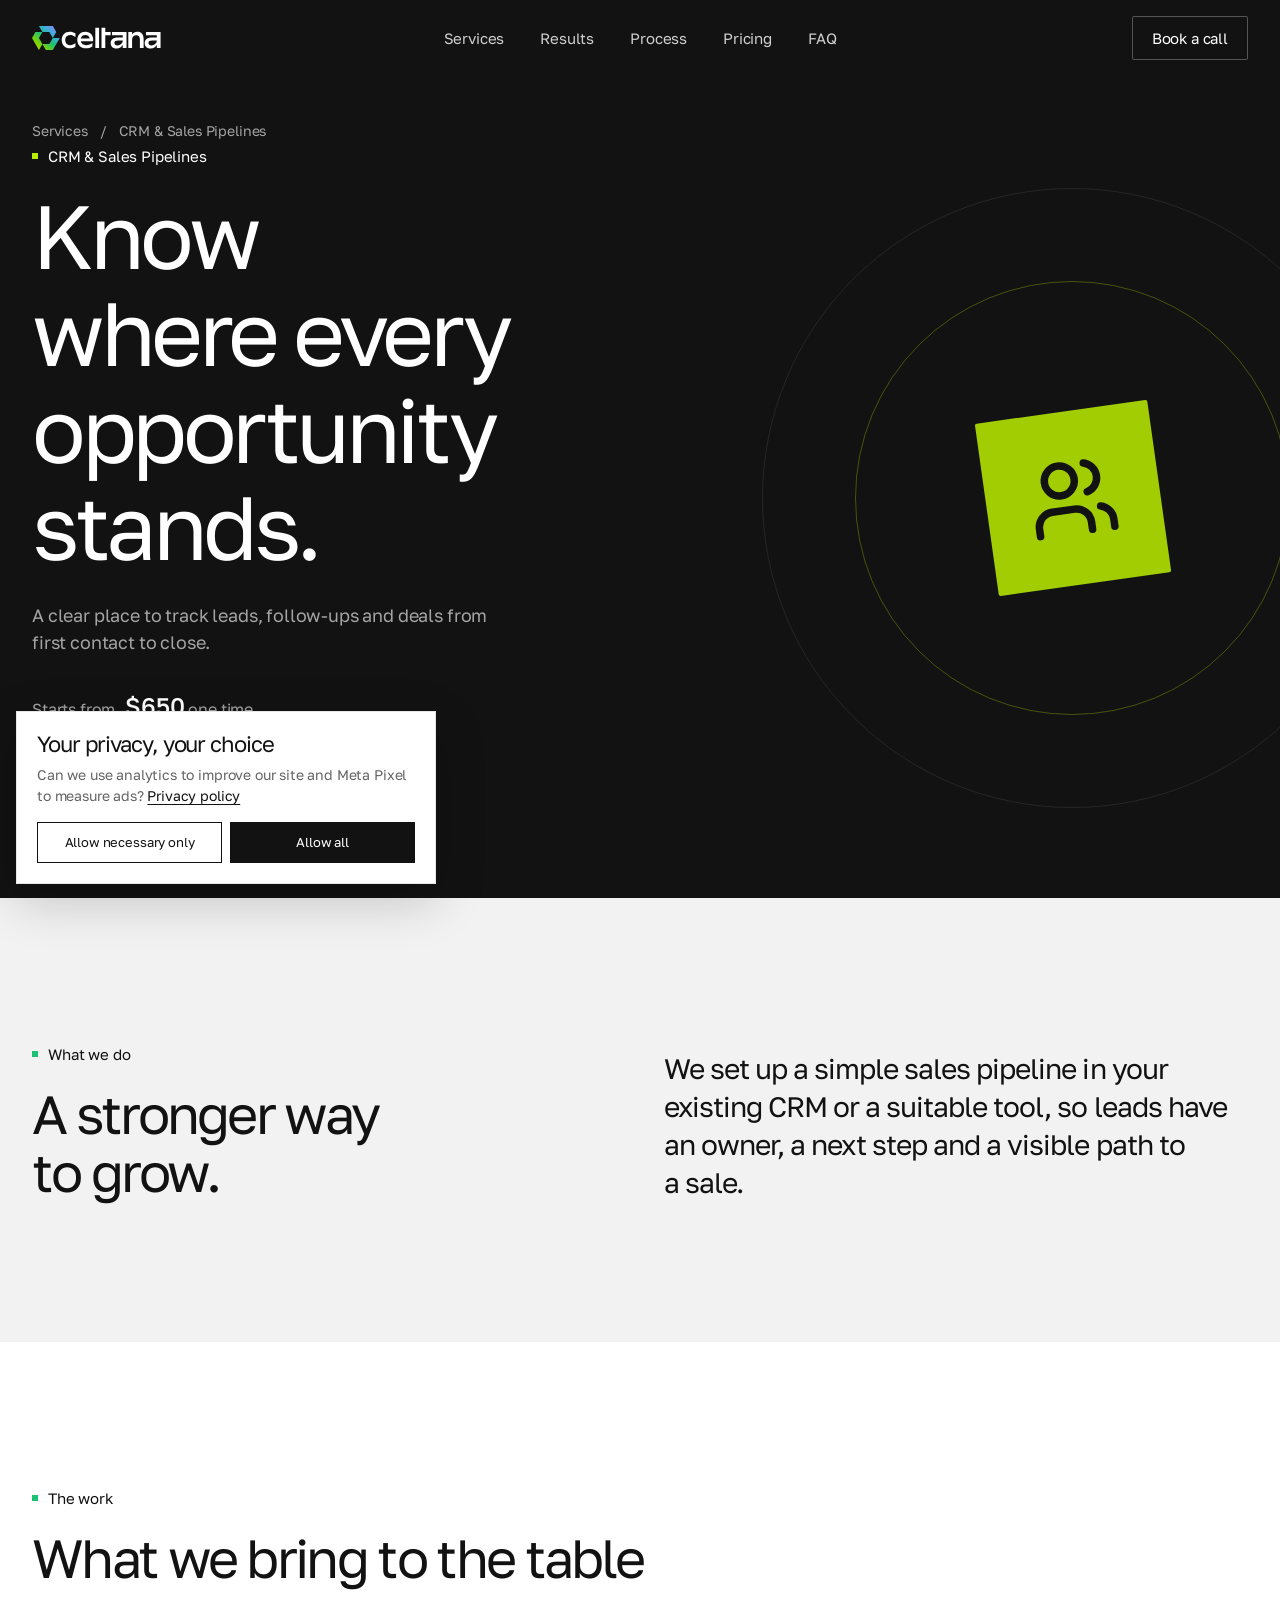
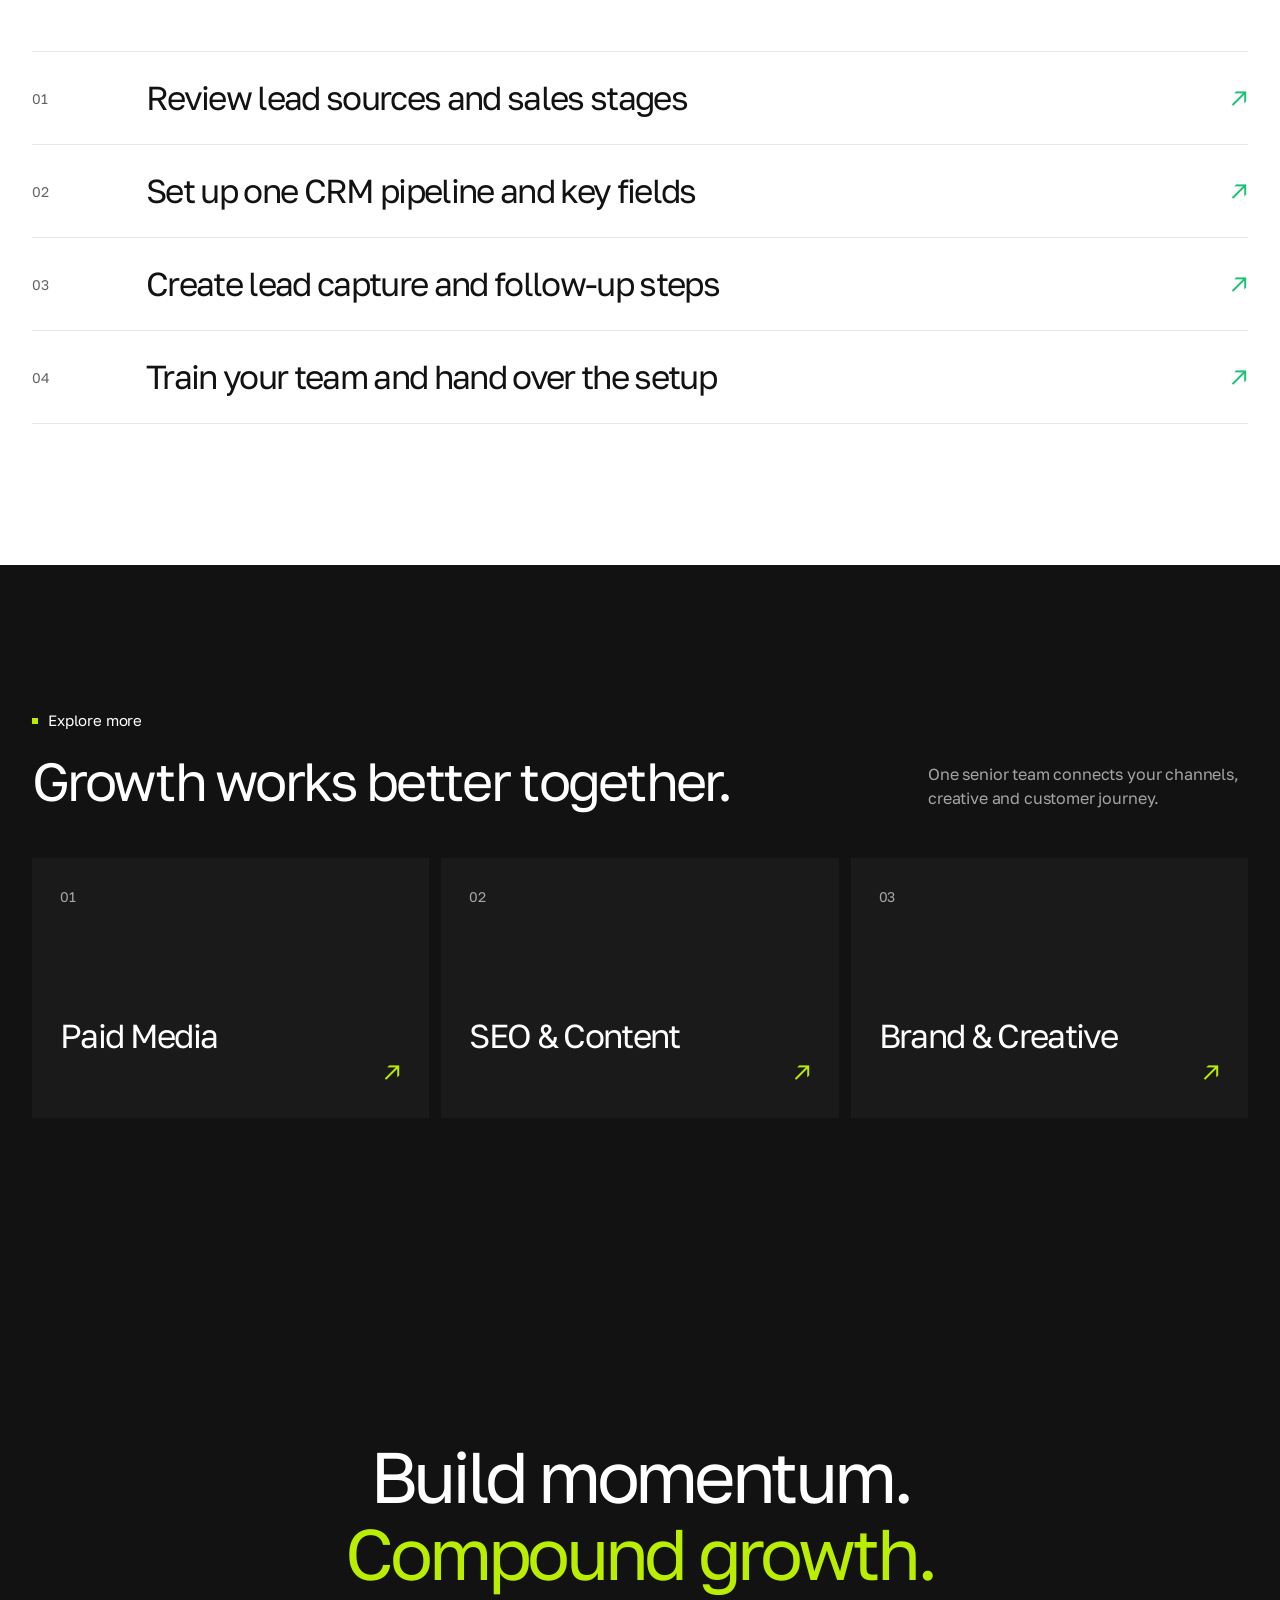
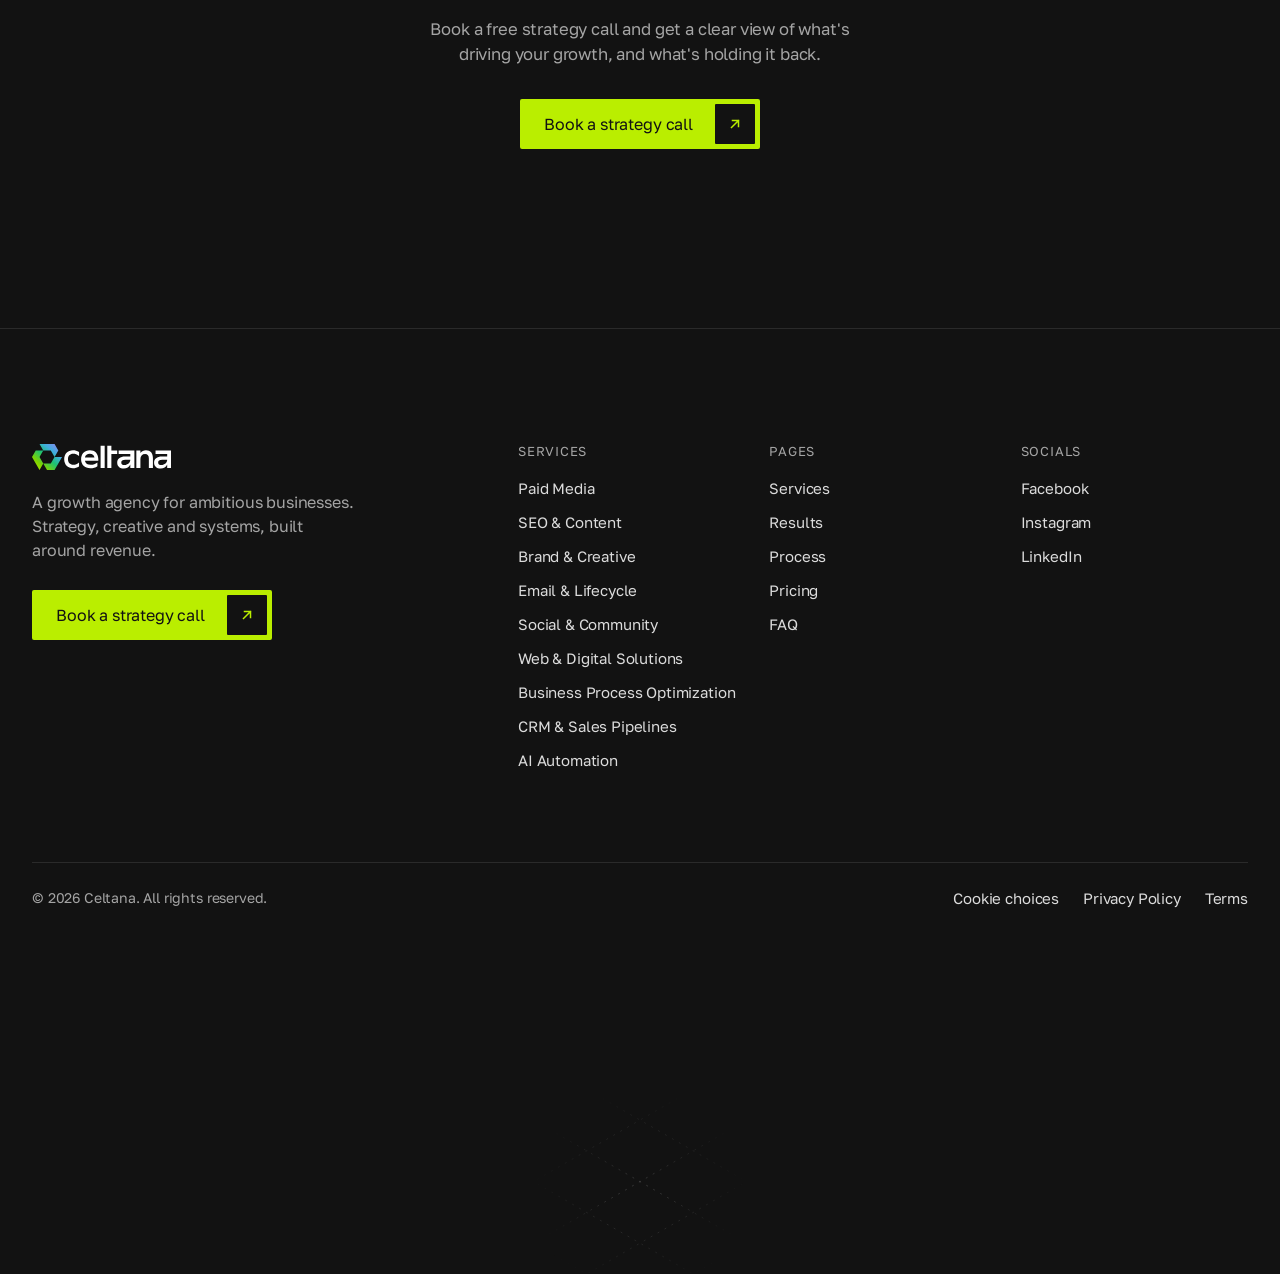
<file: services/crm-sales-pipelines/index.html>
<!DOCTYPE html><html lang="en" class="no-js"><head><meta charset="utf-8"><meta name="viewport" content="width=device-width, initial-scale=1"><link rel="icon" type="image/svg+xml" href="/favicon.svg"><meta name="generator" content="Astro v7.4.13"><title>CRM &amp; Sales Pipelines | Celtana</title><meta name="description" content="We set up a simple sales pipeline in your existing CRM or a suitable tool, so leads have an owner, a next step and a visible path to a sale."><link rel="canonical" href="https://www.celtana.io/services/crm-sales-pipelines/"><meta property="og:type" content="website"><meta property="og:site_name" content="Celtana"><meta property="og:title" content="CRM &amp; Sales Pipelines | Celtana"><meta property="og:description" content="We set up a simple sales pipeline in your existing CRM or a suitable tool, so leads have an owner, a next step and a visible path to a sale."><meta property="og:url" content="https://www.celtana.io/services/crm-sales-pipelines/"><meta name="theme-color" content="#121212"><script>
      const consentKey = "celtana-consent";
      let started = {};
      function applyConsent(choices) {
        if (choices.analytics && !started.analytics) {
          started.analytics = true;
          document.dispatchEvent(new Event("celtana:analytics-consent"));
          window.dataLayer = window.dataLayer || [];
          window.gtag = function () { dataLayer.push(arguments); };
          gtag("js", new Date());
          gtag("config", "G-VMSF169Z6F");
          const tag = document.createElement("script");
          tag.async = true;
          tag.src = "https://www.googletagmanager.com/gtag/js?id=G-VMSF169Z6F";
          document.head.append(tag);
        }
        if (choices.marketing && !started.marketing) {
          started.marketing = true;
          // Meta Pixel Code: load only after marketing consent.
          !function(f,b,e,v,n,t,s){if(f.fbq)return;n=f.fbq=function(){n.callMethod?n.callMethod.apply(n,arguments):n.queue.push(arguments)};if(!f._fbq)f._fbq=n;n.push=n;n.loaded=!0;n.version="2.0";n.queue=[];t=b.createElement(e);t.async=!0;t.src=v;s=b.getElementsByTagName(e)[0];s.parentNode.insertBefore(t,s)}(window,document,"script","https://connect.facebook.net/en_US/fbevents.js");
          fbq("init", "1700839084925070");
          fbq("track", "PageView");
          if (location.pathname.startsWith("/services/") && location.pathname !== "/services/") fbq("track", "ViewContent");
        }
      }
      try { const saved = JSON.parse(localStorage.getItem(consentKey)); if (saved) applyConsent(saved); } catch (_) {}
      document.addEventListener("DOMContentLoaded", () => {
        const panel = document.querySelector("[data-consent]");
        if (!localStorage.getItem(consentKey)) panel.hidden = false;
        document.querySelector("[data-consent-open]").addEventListener("click", () => { panel.hidden = false; });
        panel.addEventListener("click", (event) => {
          const action = event.target.closest("[data-consent-action]")?.dataset.consentAction;
          if (!action) return;
          const choices = action === "all" ? { analytics: true, marketing: true } : { analytics: false, marketing: false };
          let previous;
          try { previous = JSON.parse(localStorage.getItem(consentKey)); } catch (_) {}
          localStorage.setItem(consentKey, JSON.stringify(choices));
          panel.hidden = true;
          if ((previous?.analytics && !choices.analytics) || (previous?.marketing && !choices.marketing)) {
            document.cookie.split(";").forEach((part) => {
              const name = part.trim().split("=")[0];
              if (/^(_ga|_fbp|_fbc)/.test(name)) document.cookie = name + "=; Max-Age=0; Path=/";
            });
            location.reload();
          } else applyConsent(choices);
        });
      });
    </script><script>(function(){const apiKey = "phc_oPhG6ijaEAtDqSktFjMzgSo6GkRa7Hy32LniMuphGLwL";
const apiHost = "https://us.i.posthog.com";

  function startPostHog() {
  !function(t,e){var o,n,p,r;e.__SV||(window.posthog=e,e._i=[],e.init=function(i,s,a){function g(t,e){var o=e.split(".");2==o.length&&(t=t[o[0]],e=o[1]),t[e]=function(){t.push([e].concat(Array.prototype.slice.call(arguments,0)))}}(p=t.createElement("script")).type="text/javascript",p.crossOrigin="anonymous",p.async=!0,p.src=s.api_host.replace(".i.posthog.com","-assets.i.posthog.com")+"/static/array.js",(r=t.getElementsByTagName("script")[0]).parentNode.insertBefore(p,r);var u=e;for(void 0!==a?u=e[a]=[]:a="posthog",u.people=u.people||[],Object.defineProperty(u,"toString",{configurable:!0,enumerable:!0,writable:!0,value:function(t){var e="posthog";return"posthog"!==a&&(e+="."+a),t||(e+=" (stub)"),e}}),Object.defineProperty(u.people,"toString",{configurable:!0,enumerable:!0,writable:!0,value:function(){return u.toString(1)+".people (stub)"}}),o="capture identify alias people.set people.set_once set_config register register_once unregister opt_out_capturing has_opted_out_capturing opt_in_capturing reset isFeatureEnabled onFeatureFlags getFeatureFlag getFeatureFlagPayload reloadFeatureFlags group updateEarlyAccessFeatureEnrollment getEarlyAccessFeatures getActiveMatchingSurveys getSurveys getNextSurveyStep onSessionId".split(" "),n=0;n<o.length;n++)g(u,o[n]);e._i.push([i,s,a])},e.__SV=1)}(document,window.posthog||[]);

  posthog.init(apiKey, {
    api_host: apiHost,
    defaults: "2026-08-30",
    cookieless_mode: "always",
    person_profiles: "never",
    autocapture: false,
    capture_pageview: true,
    disable_session_recording: true,
  });

  document.addEventListener("click", (event) => {
    const link = event.target instanceof Element && event.target.closest("[data-posthog-event]");
    if (link) posthog.capture(link.getAttribute("data-posthog-event"));
  });
  }
  document.addEventListener("celtana:analytics-consent", startPostHog, { once: true });
  try { if (JSON.parse(localStorage.getItem("celtana-consent"))?.analytics) startPostHog(); } catch (_) {}
})();</script><link rel="preconnect" href="https://fonts.googleapis.com"><link rel="preconnect" href="https://fonts.gstatic.com" crossorigin><link href="https://fonts.googleapis.com/css2?family=Golos+Text:wght@400;500&display=swap" rel="stylesheet"><script>document.documentElement.classList.remove("no-js");</script><link rel="stylesheet" href="/_astro/Footer.D3UJprCQ.css"><style>.cta[data-astro-cid-f3wvl5jl]{isolation:isolate;text-align:center;padding-block:clamp(120px,14vw,200px);position:relative;overflow:hidden}.inner[data-astro-cid-f3wvl5jl]{justify-items:center;gap:24px;display:grid}h2[data-astro-cid-f3wvl5jl]{letter-spacing:-.06em;max-width:14ch;font-size:clamp(40px,5.6vw,80px)}em[data-astro-cid-f3wvl5jl]{color:var(--accent);font-style:normal}p[data-astro-cid-f3wvl5jl]{color:var(--muted-on-dark);max-width:44ch;margin-bottom:8px;font-size:clamp(16px,1.3vw,18px)}
.service-hero[data-astro-cid-njl2q4gy]{min-height:680px;padding-block:120px 100px;overflow:hidden}.hero-inner[data-astro-cid-njl2q4gy]{flex-direction:column;justify-content:space-between;min-height:460px;display:flex;position:relative}.eyebrow[data-astro-cid-njl2q4gy]{color:var(--muted-on-dark);align-items:center;gap:12px;font-size:14px;display:flex}.eyebrow[data-astro-cid-njl2q4gy] a[data-astro-cid-njl2q4gy]:hover{color:var(--accent)}.hero-copy[data-astro-cid-njl2q4gy]{z-index:1;max-width:850px;position:relative}.hero-copy[data-astro-cid-njl2q4gy] h1[data-astro-cid-njl2q4gy]{max-width:12ch;font-size:clamp(54px,7vw,100px)}.hero-copy[data-astro-cid-njl2q4gy] p[data-astro-cid-njl2q4gy]{max-width:42ch;color:var(--muted-on-dark);margin-block:28px 32px;font-size:clamp(17px,1.4vw,20px)}.service-price[data-astro-cid-njl2q4gy]{color:var(--muted-on-dark);margin-bottom:24px}.service-price[data-astro-cid-njl2q4gy] strong[data-astro-cid-njl2q4gy]{color:var(--white);margin-left:6px;font-size:24px;font-weight:500}.hero-art[data-astro-cid-njl2q4gy]{aspect-ratio:1;opacity:.85;place-items:center;width:min(50vw,620px);display:grid;position:absolute;top:10%;right:-8%}.art-icon[data-astro-cid-njl2q4gy]{z-index:1;aspect-ratio:1;background:var(--accent);width:28%;color:var(--dark);border-radius:2px;place-items:center;display:grid;position:relative;transform:rotate(-8deg)}.art-ring[data-astro-cid-njl2q4gy]{aspect-ratio:1;border:1px solid #baee005c;border-radius:50%;width:70%;position:absolute}.art-ring[data-astro-cid-njl2q4gy]:last-child{border-color:var(--line-dark);width:100%}.intro-grid[data-astro-cid-njl2q4gy]{grid-template-columns:1fr 1fr;align-items:end;gap:48px;display:grid}.intro-grid[data-astro-cid-njl2q4gy]>p[data-astro-cid-njl2q4gy]{letter-spacing:-.035em;max-width:40ch;font-size:clamp(20px,2.2vw,30px);line-height:1.35}.work[data-astro-cid-njl2q4gy]{background:var(--white)}.work-head[data-astro-cid-njl2q4gy]{margin-bottom:clamp(40px,5vw,72px)}ol[data-astro-cid-njl2q4gy]{margin:0;padding:0;list-style:none}li[data-astro-cid-njl2q4gy]{border-top:1px solid var(--line);grid-template-columns:90px 1fr auto;align-items:center;gap:24px;padding:28px 0;display:grid}li[data-astro-cid-njl2q4gy]:last-child{border-bottom:1px solid var(--line)}.number[data-astro-cid-njl2q4gy]{color:var(--muted);font-size:14px}li[data-astro-cid-njl2q4gy] h3[data-astro-cid-njl2q4gy]{font-size:clamp(22px,2.6vw,36px)}.mark[data-astro-cid-njl2q4gy]{color:var(--emerald);font-size:24px}.next-head[data-astro-cid-njl2q4gy]{justify-content:space-between;align-items:end;gap:32px;margin-bottom:48px;display:flex}.next-head[data-astro-cid-njl2q4gy] p[data-astro-cid-njl2q4gy]{max-width:32ch;color:var(--muted-on-dark)}.next-grid[data-astro-cid-njl2q4gy]{grid-template-columns:repeat(3,1fr);gap:12px;display:grid}.next-card[data-astro-cid-njl2q4gy]{background:var(--dark-2);flex-direction:column;align-items:flex-start;min-height:260px;padding:28px;transition:background .3s;display:flex}.next-card[data-astro-cid-njl2q4gy]:hover{background:var(--dark-3)}.next-card[data-astro-cid-njl2q4gy] h3[data-astro-cid-njl2q4gy]{margin-top:auto;font-size:clamp(24px,2.6vw,36px)}.next-card[data-astro-cid-njl2q4gy] .number[data-astro-cid-njl2q4gy]{color:var(--muted-on-dark)}.arrow[data-astro-cid-njl2q4gy]{color:var(--accent);align-self:flex-end;font-size:24px}@media (width<=760px){.service-hero[data-astro-cid-njl2q4gy]{min-height:660px}.hero-art[data-astro-cid-njl2q4gy]{opacity:.35;width:65vw;top:0;right:-24%}.intro-grid[data-astro-cid-njl2q4gy],.next-grid[data-astro-cid-njl2q4gy]{grid-template-columns:1fr}.next-head[data-astro-cid-njl2q4gy]{display:block}.next-head[data-astro-cid-njl2q4gy] p[data-astro-cid-njl2q4gy]{margin-top:20px}.next-card[data-astro-cid-njl2q4gy]{min-height:180px}li[data-astro-cid-njl2q4gy]{grid-template-columns:44px 1fr auto;gap:12px}}
</style></head><body><header class="header" data-header data-astro-cid-kgevm5mn><div class="container inner" data-astro-cid-kgevm5mn><a href="/" class="brand" data-astro-cid-kgevm5mn><svg viewBox="0 0 958.89 179.00" role="img" aria-label="Celtana home" xmlns="http://www.w3.org/2000/svg"><defs><linearGradient id="cg-d0wqux" x1="0" y1="1" x2="1" y2="0"><stop offset="0" stop-color="#BAEE00"></stop><stop offset=".25" stop-color="#7ED300"></stop><stop offset=".5" stop-color="#1CC274"></stop><stop offset=".7" stop-color="#3FAEDD"></stop><stop offset="1" stop-color="#A47DF7"></stop></linearGradient></defs><path fill="url(#cg-d0wqux)" fill-rule="evenodd" d="M51.73 0.00L77.63 44.75L25.87 44.75L0.00 89.50L51.73 179.00L77.63 134.25L103.50 179.00L155.26 179.00L207.00 89.50L155.26 89.50L181.13 44.75L155.26 0.00L51.73 0.00ZM77.63 44.75L129.37 44.75L155.26 89.50L129.37 134.25L77.63 134.25L51.73 89.50L77.63 44.75Z"></path><path fill="currentColor" fill-rule="evenodd" d="M323.97 54.54L323.97 82.58C309.94 70.56 297.91 66.55 283.87 66.55C259.81 66.55 247.78 82.58 247.78 104.60C247.78 126.63 261.82 142.65 283.87 142.65C299.91 142.65 311.94 136.65 323.97 126.63L323.97 154.67C309.94 162.68 297.91 166.68 281.87 166.68C245.78 166.68 221.72 140.65 221.72 104.60C221.72 68.56 245.78 42.52 281.87 42.52C297.91 42.52 309.94 46.53 323.97 54.54Z M456.31 114.62L364.08 114.62C368.09 134.64 384.13 142.65 404.18 142.65C422.22 142.65 436.26 136.65 450.29 126.63L450.29 152.67C438.26 162.68 420.22 166.68 402.17 166.68C362.07 166.68 338.01 140.65 338.01 104.60C338.01 68.56 362.07 42.52 398.16 42.52C436.26 42.52 460.32 68.56 456.31 114.62ZM364.08 92.59L430.24 92.59C426.23 74.57 416.21 66.55 398.16 66.55C380.12 66.55 368.09 74.57 364.08 92.59Z M472.35 12.48L500.42 12.48L500.42 164.68L472.35 164.68L472.35 12.48Z M518.47 12.48L546.54 12.48L546.54 44.53L586.64 44.53L586.64 68.56L546.54 68.56L546.54 164.68L518.47 164.68L518.47 12.48Z M596.67 44.53L704.94 44.53L704.94 164.68L676.87 164.68L676.87 140.65C668.85 158.67 652.81 168.69 632.76 168.69C604.69 168.69 586.64 152.67 586.64 128.64C586.64 102.60 606.69 86.58 640.78 86.58L676.87 86.58L676.87 68.56L596.67 68.56L596.67 44.53ZM676.87 108.61L642.78 108.61C622.73 108.61 614.71 114.62 614.71 126.63C614.71 138.65 622.73 144.66 636.77 144.66C658.82 144.66 676.87 128.64 676.87 108.61Z M718.37 44.53L746.44 44.53L746.44 62.55C756.47 48.53 768.50 42.52 784.54 42.52C816.62 42.52 832.66 62.55 832.66 96.59L832.66 164.68L804.59 164.68L804.59 100.60C804.59 78.57 796.57 68.56 778.52 68.56C758.47 68.56 746.44 82.58 746.44 102.60L746.44 164.68L718.37 164.68L718.37 44.53Z M850.62 44.53L958.89 44.53L958.89 164.68L930.82 164.68L930.82 140.65C922.80 158.67 906.76 168.69 886.71 168.69C858.64 168.69 840.60 152.67 840.60 128.64C840.60 102.60 860.65 86.58 894.73 86.58L930.82 86.58L930.82 68.56L850.62 68.56L850.62 44.53ZM930.82 108.61L896.74 108.61C876.69 108.61 868.67 114.62 868.67 126.63C868.67 138.65 876.69 144.66 890.72 144.66C912.78 144.66 930.82 128.64 930.82 108.61Z"></path></svg></a><nav aria-label="Primary" data-astro-cid-kgevm5mn><ul data-astro-cid-kgevm5mn><li data-astro-cid-kgevm5mn><a href="/#services" data-astro-cid-kgevm5mn>Services</a></li><li data-astro-cid-kgevm5mn><a href="/#results" data-astro-cid-kgevm5mn>Results</a></li><li data-astro-cid-kgevm5mn><a href="/#process" data-astro-cid-kgevm5mn>Process</a></li><li data-astro-cid-kgevm5mn><a href="/#pricing" data-astro-cid-kgevm5mn>Pricing</a></li><li data-astro-cid-kgevm5mn><a href="/#faq" data-astro-cid-kgevm5mn>FAQ</a></li></ul></nav><div class="end" data-astro-cid-kgevm5mn><a class="btn btn-outline nav-cta" href="https://calendly.com/celtana/strategy-call" data-posthog-event="booking_link_clicked" target="_blank" rel="noopener"><span>Book a call</span></a><button class="menu-btn" type="button" aria-expanded="false" aria-controls="mobile-nav" aria-label="Open menu" data-astro-cid-kgevm5mn><span data-astro-cid-kgevm5mn></span><span data-astro-cid-kgevm5mn></span></button></div></div><div class="mobile-nav" id="mobile-nav" hidden data-astro-cid-kgevm5mn><ul data-astro-cid-kgevm5mn><li data-astro-cid-kgevm5mn><a href="/#services" data-astro-cid-kgevm5mn>Services</a></li><li data-astro-cid-kgevm5mn><a href="/#results" data-astro-cid-kgevm5mn>Results</a></li><li data-astro-cid-kgevm5mn><a href="/#process" data-astro-cid-kgevm5mn>Process</a></li><li data-astro-cid-kgevm5mn><a href="/#pricing" data-astro-cid-kgevm5mn>Pricing</a></li><li data-astro-cid-kgevm5mn><a href="/#faq" data-astro-cid-kgevm5mn>FAQ</a></li></ul></div></header><script type="module">var e=document.querySelector(`[data-header]`),t=document.querySelector(`.menu-btn`),n=document.getElementById(`mobile-nav`);if(e){let t=window.scrollY,r=()=>{let r=window.scrollY;e.classList.toggle(`is-scrolled`,r>24),e.classList.toggle(`is-hidden`,r>400&&r>t&&n?.hidden!==!1),t=r};r(),window.addEventListener(`scroll`,r,{passive:!0})}if(t&&n){let e=e=>{t.setAttribute(`aria-expanded`,String(e)),n.hidden=!e};t.addEventListener(`click`,()=>e(n.hidden)),n.querySelectorAll(`a`).forEach(t=>t.addEventListener(`click`,()=>e(!1)))}</script><main data-astro-cid-njl2q4gy><section class="service-hero dark" id="top" data-astro-cid-njl2q4gy><div class="container hero-inner" data-astro-cid-njl2q4gy><div class="eyebrow" data-astro-cid-njl2q4gy><a href="/#services" data-astro-cid-njl2q4gy>Services</a><span aria-hidden="true" data-astro-cid-njl2q4gy>/</span><span data-astro-cid-njl2q4gy>CRM &amp; Sales Pipelines</span></div><div class="hero-copy" data-astro-cid-njl2q4gy><span class="label" data-astro-cid-njl2q4gy>CRM &amp; Sales Pipelines</span><h1 data-astro-cid-njl2q4gy>Know where every opportunity stands.</h1><p data-astro-cid-njl2q4gy>A clear place to track leads, follow-ups and deals from first contact to close.</p><div class="service-price" data-astro-cid-njl2q4gy>Starts from <strong data-astro-cid-njl2q4gy>$650</strong> <span data-astro-cid-njl2q4gy>one time</span></div><a class="btn" href="https://calendly.com/celtana/strategy-call" data-posthog-event="booking_link_clicked" target="_blank" rel="noopener"><span>Talk to us</span><span class="arrow" aria-hidden="true"><svg width="14" height="14" viewBox="0 0 14 14" fill="none"><path d="M3.5 10.5l7-7M4.5 3.5h6v6" stroke="currentColor" stroke-width="1.5" stroke-linecap="square"></path></svg><svg width="14" height="14" viewBox="0 0 14 14" fill="none"><path d="M3.5 10.5l7-7M4.5 3.5h6v6" stroke="currentColor" stroke-width="1.5" stroke-linecap="square"></path></svg></span></a></div><div class="hero-art" aria-hidden="true" data-astro-cid-njl2q4gy><span class="art-icon" data-astro-cid-njl2q4gy><style>astro-island,astro-slot,astro-static-slot{display:contents}</style><script>(function(){let e=(e,t,n)=>{let r=async()=>{await(await e())()},i=typeof t.value==`object`?t.value:void 0,a={rootMargin:i==null?void 0:i.rootMargin},o=new IntersectionObserver(e=>{for(let t of e)if(t.isIntersecting){o.disconnect(),r();break}},a);for(let e of n.children)o.observe(e)};(self.Astro||(self.Astro={})).visible=e,window.dispatchEvent(new Event(`astro:visible`))})();</script><script>(function(){function e(t){"@babel/helpers - typeof";return e=typeof Symbol==`function`&&typeof Symbol.iterator==`symbol`?function(e){return typeof e}:function(e){return e&&typeof Symbol==`function`&&e.constructor===Symbol&&e!==Symbol.prototype?`symbol`:typeof e},e(t)}function t(t,n){if(e(t)!=`object`||!t)return t;var r;if(typeof Symbol<`u`&&(r=t[Symbol.toPrimitive])!==void 0){var i=r.call(t,n||`default`);if(e(i)!=`object`)return i;throw TypeError(`@@toPrimitive must return a primitive value.`)}return(n===`string`?String:Number)(t)}function n(n){var r=t(n,`string`);return e(r)==`symbol`?r:r+``}function r(e,t,r){return(t=n(t))in e?Object.defineProperty(e,t,{value:r,enumerable:!0,configurable:!0,writable:!0}):e[t]=r,e}let i=/* @__PURE__ */ new Set([`__proto__`,`constructor`,`prototype`]);{let e={0:e=>a(e),1:e=>n(e),2:e=>new RegExp(e),3:e=>new Date(e),4:e=>new Map(n(e)),5:e=>new Set(n(e)),6:e=>BigInt(e),7:e=>new URL(e),8:e=>new Uint8Array(e),9:e=>new Uint16Array(e),10:e=>new Uint32Array(e),11:e=>1/0*e},t=t=>{let[n,r]=t;return n in e?e[n](r):void 0},n=e=>e.map(t),a=e=>typeof e!=`object`||!e?e:Object.fromEntries(Object.entries(e).map(([e,n])=>[e,t(n)]));class o extends HTMLElement{constructor(...e){super(...e),r(this,`Component`,void 0),r(this,`hydrator`,void 0),r(this,`hydrate`,async()=>{var e;if(!this.hydrator||!this.isConnected)return;let t=(e=this.parentElement)==null?void 0:e.closest(`astro-island[ssr]`);if(t){t.addEventListener(`astro:hydrate`,this.hydrate,{once:!0});return}let n=this.querySelectorAll(`astro-slot`),r={},i=this.querySelectorAll(`template[data-astro-template]`);for(let e of i){let t=e.closest(this.tagName);t!=null&&t.isSameNode(this)&&(r[e.getAttribute(`data-astro-template`)||`default`]=e.innerHTML,e.remove())}for(let e of n){let t=e.closest(this.tagName);t!=null&&t.isSameNode(this)&&(r[e.getAttribute(`name`)||`default`]=e.innerHTML)}let o;try{o=this.hasAttribute(`props`)?a(JSON.parse(this.getAttribute(`props`))):{}}catch(e){let t=this.getAttribute(`component-url`)||`<unknown>`,n=this.getAttribute(`component-export`);throw n&&(t+=` (export ${n})`),console.error(`[hydrate] Error parsing props for component ${t}`,this.getAttribute(`props`),e),e}await this.hydrator(this)(this.Component,o,r,{client:this.getAttribute(`client`)}),this.removeAttribute(`ssr`),this.dispatchEvent(new CustomEvent(`astro:hydrate`))}),r(this,`unmount`,()=>{this.isConnected||this.dispatchEvent(new CustomEvent(`astro:unmount`))})}disconnectedCallback(){document.removeEventListener(`astro:after-swap`,this.unmount),document.addEventListener(`astro:after-swap`,this.unmount,{once:!0})}connectedCallback(){if(!this.hasAttribute(`await-children`)||document.readyState===`interactive`||document.readyState===`complete`)this.childrenConnectedCallback();else{let e=()=>{document.removeEventListener(`DOMContentLoaded`,e),t.disconnect(),this.childrenConnectedCallback()},t=new MutationObserver(()=>{var t;((t=this.lastChild)==null?void 0:t.nodeType)===Node.COMMENT_NODE&&this.lastChild.nodeValue===`astro:end`&&(this.lastChild.remove(),e())});t.observe(this,{childList:!0}),document.addEventListener(`DOMContentLoaded`,e)}}async childrenConnectedCallback(){let e=this.getAttribute(`before-hydration-url`);e&&await import(e),this.start()}getRetryImportUrl(e){let t=new URL(e,document.baseURI);return t.searchParams.set(`astro-retry`,Date.now().toString()),t.toString()}async importWithRetry(e){try{return await import(e)}catch(t){return await new Promise(e=>setTimeout(e,1e3)),import(this.getRetryImportUrl(e))}}handleHydrationError(e){let t=this.getAttribute(`component-url`),n=new CustomEvent(`astro:hydration-error`,{cancelable:!0,bubbles:!0,composed:!0,detail:{error:e,componentUrl:t}});this.dispatchEvent(n)&&console.error(`[astro-island] Error hydrating ${t}`,e)}async start(){let e=JSON.parse(this.getAttribute(`opts`)),t=this.getAttribute(`client`);if(Astro[t]===void 0)window.addEventListener(`astro:${t}`,()=>this.start(),{once:!0});else try{await Astro[t](async()=>{let e=this.getAttribute(`renderer-url`);try{let[t,{default:n}]=await Promise.all([this.importWithRetry(this.getAttribute(`component-url`)),e?this.importWithRetry(e):Promise.resolve({default:()=>()=>{}})]),r=this.getAttribute(`component-export`)||`default`;if(r.includes(`.`)){this.Component=t;for(let e of r.split(`.`)){if(i.has(e)||!this.Component||typeof this.Component!=`object`&&typeof this.Component!=`function`||!Object.hasOwn(this.Component,e))throw Error(`Invalid component export path: ${r}`);this.Component=this.Component[e]}}else{if(i.has(r))throw Error(`Invalid component export path: ${r}`);this.Component=t[r]}return this.hydrator=n,this.hydrate}catch(e){return this.handleHydrationError(e),()=>{}}},e,this)}catch(e){this.handleHydrationError(e)}}attributeChangedCallback(){this.hydrate()}}r(o,`observedAttributes`,[`props`]),customElements.get(`astro-island`)||customElements.define(`astro-island`,o)}})();</script><astro-island uid="xTq8a" prefix="r1" component-url="/_astro/AnimatedIcon.DIKTA9oH.js" component-export="default" renderer-url="/_astro/client.OzTcoKK0.js" props="{&quot;name&quot;:[0,&quot;users&quot;],&quot;size&quot;:[0,90],&quot;data-astro-cid-njl2q4gy&quot;:[0,true]}" ssr client="visible" opts="{&quot;name&quot;:&quot;AnimatedIcon&quot;,&quot;value&quot;:true}" await-children><span aria-hidden="true" style="display:inline-flex"><div class="" style="display:inline-flex"><svg fill="none" height="90" stroke="currentColor" stroke-linecap="round" stroke-linejoin="round" stroke-width="2" viewBox="0 0 24 24" width="90" xmlns="http://www.w3.org/2000/svg"><path d="M16 21v-2a4 4 0 0 0-4-4H6a4 4 0 0 0-4 4v2"></path><circle cx="9" cy="7" r="4"></circle><path d="M22 21v-2a4 4 0 0 0-3-3.87"></path><path d="M16 3.13a4 4 0 0 1 0 7.75"></path></svg></div></span><!--astro:end--></astro-island></span><span class="art-ring" data-astro-cid-njl2q4gy></span><span class="art-ring" data-astro-cid-njl2q4gy></span></div></div></section><section class="section introduction" data-astro-cid-njl2q4gy><div class="container intro-grid" data-astro-cid-njl2q4gy><div data-reveal data-astro-cid-njl2q4gy><span class="label" data-astro-cid-njl2q4gy>What we do</span><h2 class="h2" data-astro-cid-njl2q4gy>A stronger way<br data-astro-cid-njl2q4gy>to grow.</h2></div><p data-reveal data-astro-cid-njl2q4gy>We set up a simple sales pipeline in your existing CRM or a suitable tool, so leads have an owner, a next step and a visible path to a sale.</p></div></section><section class="section work" data-astro-cid-njl2q4gy><div class="container" data-astro-cid-njl2q4gy><div class="work-head" data-reveal data-astro-cid-njl2q4gy><span class="label" data-astro-cid-njl2q4gy>The work</span><h2 class="h2" data-astro-cid-njl2q4gy>What we bring to the table</h2></div><ol data-astro-cid-njl2q4gy><li data-reveal data-astro-cid-njl2q4gy><span class="number" data-astro-cid-njl2q4gy>01</span><h3 data-astro-cid-njl2q4gy>Review lead sources and sales stages</h3><span class="mark" aria-hidden="true" data-astro-cid-njl2q4gy>↗</span></li><li data-reveal data-astro-cid-njl2q4gy><span class="number" data-astro-cid-njl2q4gy>02</span><h3 data-astro-cid-njl2q4gy>Set up one CRM pipeline and key fields</h3><span class="mark" aria-hidden="true" data-astro-cid-njl2q4gy>↗</span></li><li data-reveal data-astro-cid-njl2q4gy><span class="number" data-astro-cid-njl2q4gy>03</span><h3 data-astro-cid-njl2q4gy>Create lead capture and follow-up steps</h3><span class="mark" aria-hidden="true" data-astro-cid-njl2q4gy>↗</span></li><li data-reveal data-astro-cid-njl2q4gy><span class="number" data-astro-cid-njl2q4gy>04</span><h3 data-astro-cid-njl2q4gy>Train your team and hand over the setup</h3><span class="mark" aria-hidden="true" data-astro-cid-njl2q4gy>↗</span></li></ol></div></section><section class="section next dark" data-astro-cid-njl2q4gy><div class="container" data-astro-cid-njl2q4gy><div class="next-head" data-reveal data-astro-cid-njl2q4gy><div data-astro-cid-njl2q4gy><span class="label" data-astro-cid-njl2q4gy>Explore more</span><h2 class="h2" data-astro-cid-njl2q4gy>Growth works better together.</h2></div><p data-astro-cid-njl2q4gy>One senior team connects your channels, creative and customer journey.</p></div><div class="next-grid" data-astro-cid-njl2q4gy><a href="/services/paid-media/" class="next-card" data-reveal data-astro-cid-njl2q4gy><span class="number" data-astro-cid-njl2q4gy>01</span><h3 data-astro-cid-njl2q4gy>Paid Media</h3><span class="arrow" aria-hidden="true" data-astro-cid-njl2q4gy>↗</span></a><a href="/services/seo-content/" class="next-card" data-reveal data-astro-cid-njl2q4gy><span class="number" data-astro-cid-njl2q4gy>02</span><h3 data-astro-cid-njl2q4gy>SEO &amp; Content</h3><span class="arrow" aria-hidden="true" data-astro-cid-njl2q4gy>↗</span></a><a href="/services/brand-creative/" class="next-card" data-reveal data-astro-cid-njl2q4gy><span class="number" data-astro-cid-njl2q4gy>03</span><h3 data-astro-cid-njl2q4gy>Brand &amp; Creative</h3><span class="arrow" aria-hidden="true" data-astro-cid-njl2q4gy>↗</span></a></div></div></section><section class="cta dark" data-astro-cid-f3wvl5jl><div class="container inner" data-reveal data-astro-cid-f3wvl5jl><h2 data-astro-cid-f3wvl5jl>Build momentum. <em data-astro-cid-f3wvl5jl>Compound growth.</em></h2><p data-astro-cid-f3wvl5jl>Book a free strategy call and get a clear view of what's driving your growth, and what's holding it back.</p><a class="btn" href="https://calendly.com/celtana/strategy-call" data-posthog-event="booking_link_clicked" target="_blank" rel="noopener"><span>Book a strategy call</span><span class="arrow" aria-hidden="true"><svg width="14" height="14" viewBox="0 0 14 14" fill="none"><path d="M3.5 10.5l7-7M4.5 3.5h6v6" stroke="currentColor" stroke-width="1.5" stroke-linecap="square"></path></svg><svg width="14" height="14" viewBox="0 0 14 14" fill="none"><path d="M3.5 10.5l7-7M4.5 3.5h6v6" stroke="currentColor" stroke-width="1.5" stroke-linecap="square"></path></svg></span></a></div></section></main><footer class="footer dark" data-astro-cid-yvkg62gd><div class="container" data-astro-cid-yvkg62gd><div class="top" data-astro-cid-yvkg62gd><div class="about" data-astro-cid-yvkg62gd><svg class="f-logo" viewBox="0 0 958.89 179.00" role="img" aria-label="Celtana" xmlns="http://www.w3.org/2000/svg"><defs><linearGradient id="cg-c8nzoo" x1="0" y1="1" x2="1" y2="0"><stop offset="0" stop-color="#BAEE00"></stop><stop offset=".25" stop-color="#7ED300"></stop><stop offset=".5" stop-color="#1CC274"></stop><stop offset=".7" stop-color="#3FAEDD"></stop><stop offset="1" stop-color="#A47DF7"></stop></linearGradient></defs><path fill="url(#cg-c8nzoo)" fill-rule="evenodd" d="M51.73 0.00L77.63 44.75L25.87 44.75L0.00 89.50L51.73 179.00L77.63 134.25L103.50 179.00L155.26 179.00L207.00 89.50L155.26 89.50L181.13 44.75L155.26 0.00L51.73 0.00ZM77.63 44.75L129.37 44.75L155.26 89.50L129.37 134.25L77.63 134.25L51.73 89.50L77.63 44.75Z"></path><path fill="currentColor" fill-rule="evenodd" d="M323.97 54.54L323.97 82.58C309.94 70.56 297.91 66.55 283.87 66.55C259.81 66.55 247.78 82.58 247.78 104.60C247.78 126.63 261.82 142.65 283.87 142.65C299.91 142.65 311.94 136.65 323.97 126.63L323.97 154.67C309.94 162.68 297.91 166.68 281.87 166.68C245.78 166.68 221.72 140.65 221.72 104.60C221.72 68.56 245.78 42.52 281.87 42.52C297.91 42.52 309.94 46.53 323.97 54.54Z M456.31 114.62L364.08 114.62C368.09 134.64 384.13 142.65 404.18 142.65C422.22 142.65 436.26 136.65 450.29 126.63L450.29 152.67C438.26 162.68 420.22 166.68 402.17 166.68C362.07 166.68 338.01 140.65 338.01 104.60C338.01 68.56 362.07 42.52 398.16 42.52C436.26 42.52 460.32 68.56 456.31 114.62ZM364.08 92.59L430.24 92.59C426.23 74.57 416.21 66.55 398.16 66.55C380.12 66.55 368.09 74.57 364.08 92.59Z M472.35 12.48L500.42 12.48L500.42 164.68L472.35 164.68L472.35 12.48Z M518.47 12.48L546.54 12.48L546.54 44.53L586.64 44.53L586.64 68.56L546.54 68.56L546.54 164.68L518.47 164.68L518.47 12.48Z M596.67 44.53L704.94 44.53L704.94 164.68L676.87 164.68L676.87 140.65C668.85 158.67 652.81 168.69 632.76 168.69C604.69 168.69 586.64 152.67 586.64 128.64C586.64 102.60 606.69 86.58 640.78 86.58L676.87 86.58L676.87 68.56L596.67 68.56L596.67 44.53ZM676.87 108.61L642.78 108.61C622.73 108.61 614.71 114.62 614.71 126.63C614.71 138.65 622.73 144.66 636.77 144.66C658.82 144.66 676.87 128.64 676.87 108.61Z M718.37 44.53L746.44 44.53L746.44 62.55C756.47 48.53 768.50 42.52 784.54 42.52C816.62 42.52 832.66 62.55 832.66 96.59L832.66 164.68L804.59 164.68L804.59 100.60C804.59 78.57 796.57 68.56 778.52 68.56C758.47 68.56 746.44 82.58 746.44 102.60L746.44 164.68L718.37 164.68L718.37 44.53Z M850.62 44.53L958.89 44.53L958.89 164.68L930.82 164.68L930.82 140.65C922.80 158.67 906.76 168.69 886.71 168.69C858.64 168.69 840.60 152.67 840.60 128.64C840.60 102.60 860.65 86.58 894.73 86.58L930.82 86.58L930.82 68.56L850.62 68.56L850.62 44.53ZM930.82 108.61L896.74 108.61C876.69 108.61 868.67 114.62 868.67 126.63C868.67 138.65 876.69 144.66 890.72 144.66C912.78 144.66 930.82 128.64 930.82 108.61Z"></path></svg><p data-astro-cid-yvkg62gd>A growth agency for ambitious businesses. Strategy, creative and systems, built around revenue.</p><a class="btn book" href="https://calendly.com/celtana/strategy-call" data-posthog-event="booking_link_clicked" target="_blank" rel="noopener"><span>Book a strategy call</span><span class="arrow" aria-hidden="true"><svg width="14" height="14" viewBox="0 0 14 14" fill="none"><path d="M3.5 10.5l7-7M4.5 3.5h6v6" stroke="currentColor" stroke-width="1.5" stroke-linecap="square"></path></svg><svg width="14" height="14" viewBox="0 0 14 14" fill="none"><path d="M3.5 10.5l7-7M4.5 3.5h6v6" stroke="currentColor" stroke-width="1.5" stroke-linecap="square"></path></svg></span></a></div><nav class="cols" aria-label="Footer" data-astro-cid-yvkg62gd><div data-astro-cid-yvkg62gd><h3 data-astro-cid-yvkg62gd>Services</h3><ul data-astro-cid-yvkg62gd><li data-astro-cid-yvkg62gd><a href="/services/paid-media/" data-astro-cid-yvkg62gd>Paid Media</a></li><li data-astro-cid-yvkg62gd><a href="/services/seo-content/" data-astro-cid-yvkg62gd>SEO &amp; Content</a></li><li data-astro-cid-yvkg62gd><a href="/services/brand-creative/" data-astro-cid-yvkg62gd>Brand &amp; Creative</a></li><li data-astro-cid-yvkg62gd><a href="/services/email-lifecycle/" data-astro-cid-yvkg62gd>Email &amp; Lifecycle</a></li><li data-astro-cid-yvkg62gd><a href="/services/social-community/" data-astro-cid-yvkg62gd>Social &amp; Community</a></li><li data-astro-cid-yvkg62gd><a href="/services/conversion-web/" data-astro-cid-yvkg62gd>Web &amp; Digital Solutions</a></li><li data-astro-cid-yvkg62gd><a href="/services/process-optimization/" data-astro-cid-yvkg62gd>Business Process Optimization</a></li><li data-astro-cid-yvkg62gd><a href="/services/crm-sales-pipelines/" data-astro-cid-yvkg62gd>CRM &amp; Sales Pipelines</a></li><li data-astro-cid-yvkg62gd><a href="/services/ai-automation/" data-astro-cid-yvkg62gd>AI Automation</a></li></ul></div><div data-astro-cid-yvkg62gd><h3 data-astro-cid-yvkg62gd>Pages</h3><ul data-astro-cid-yvkg62gd><li data-astro-cid-yvkg62gd><a href="/#services" data-astro-cid-yvkg62gd>Services</a></li><li data-astro-cid-yvkg62gd><a href="/#results" data-astro-cid-yvkg62gd>Results</a></li><li data-astro-cid-yvkg62gd><a href="/#process" data-astro-cid-yvkg62gd>Process</a></li><li data-astro-cid-yvkg62gd><a href="/#pricing" data-astro-cid-yvkg62gd>Pricing</a></li><li data-astro-cid-yvkg62gd><a href="/#faq" data-astro-cid-yvkg62gd>FAQ</a></li></ul></div><div data-astro-cid-yvkg62gd><h3 data-astro-cid-yvkg62gd>Socials</h3><ul data-astro-cid-yvkg62gd><li data-astro-cid-yvkg62gd><a href="https://web.facebook.com/celtana.io/" data-astro-cid-yvkg62gd>Facebook</a></li><li data-astro-cid-yvkg62gd><a href="https://www.instagram.com/celtana.io/" data-astro-cid-yvkg62gd>Instagram</a></li><li data-astro-cid-yvkg62gd><a href="https://www.linkedin.com/company/celtana-io/" data-astro-cid-yvkg62gd>LinkedIn</a></li></ul></div></nav></div><div class="bottom" data-astro-cid-yvkg62gd><span data-astro-cid-yvkg62gd>© 2026 Celtana. All rights reserved.</span><div class="legal" data-astro-cid-yvkg62gd><button type="button" data-consent-open data-astro-cid-yvkg62gd>Cookie choices</button><a href="/privacy/" data-astro-cid-yvkg62gd>Privacy Policy</a><a href="/terms/" data-astro-cid-yvkg62gd>Terms</a></div></div></div><div class="chart" data-astro-cid-yvkg62gd><div class="blocks-chart" aria-hidden="true" data-astro-cid-i5zgjwo4><canvas data-blocks-chart data-mode="wave" data-astro-cid-i5zgjwo4></canvas></div><script type="module" src="/_astro/BlocksChart.astro_astro_type_script_index_0_lang.DUdlTAFC.js"></script></div></footer><aside class="consent-panel" data-consent hidden aria-label="Cookie choices"><h2>Your privacy, your choice</h2><p>Can we use analytics to improve our site and Meta Pixel to measure ads? <a href="/privacy/">Privacy policy</a></p><div class="consent-actions"><button type="button" data-consent-action="reject">Allow necessary only</button><button type="button" data-consent-action="all">Allow all</button></div></aside><script type="module">var e=new IntersectionObserver(t=>{for(let n of t)n.isIntersecting&&(n.target.classList.add(`is-in`),e.unobserve(n.target))},{rootMargin:`0px 0px -10% 0px`,threshold:.08});document.querySelectorAll(`[data-reveal]`).forEach(t=>e.observe(t));</script></body></html>
</file>
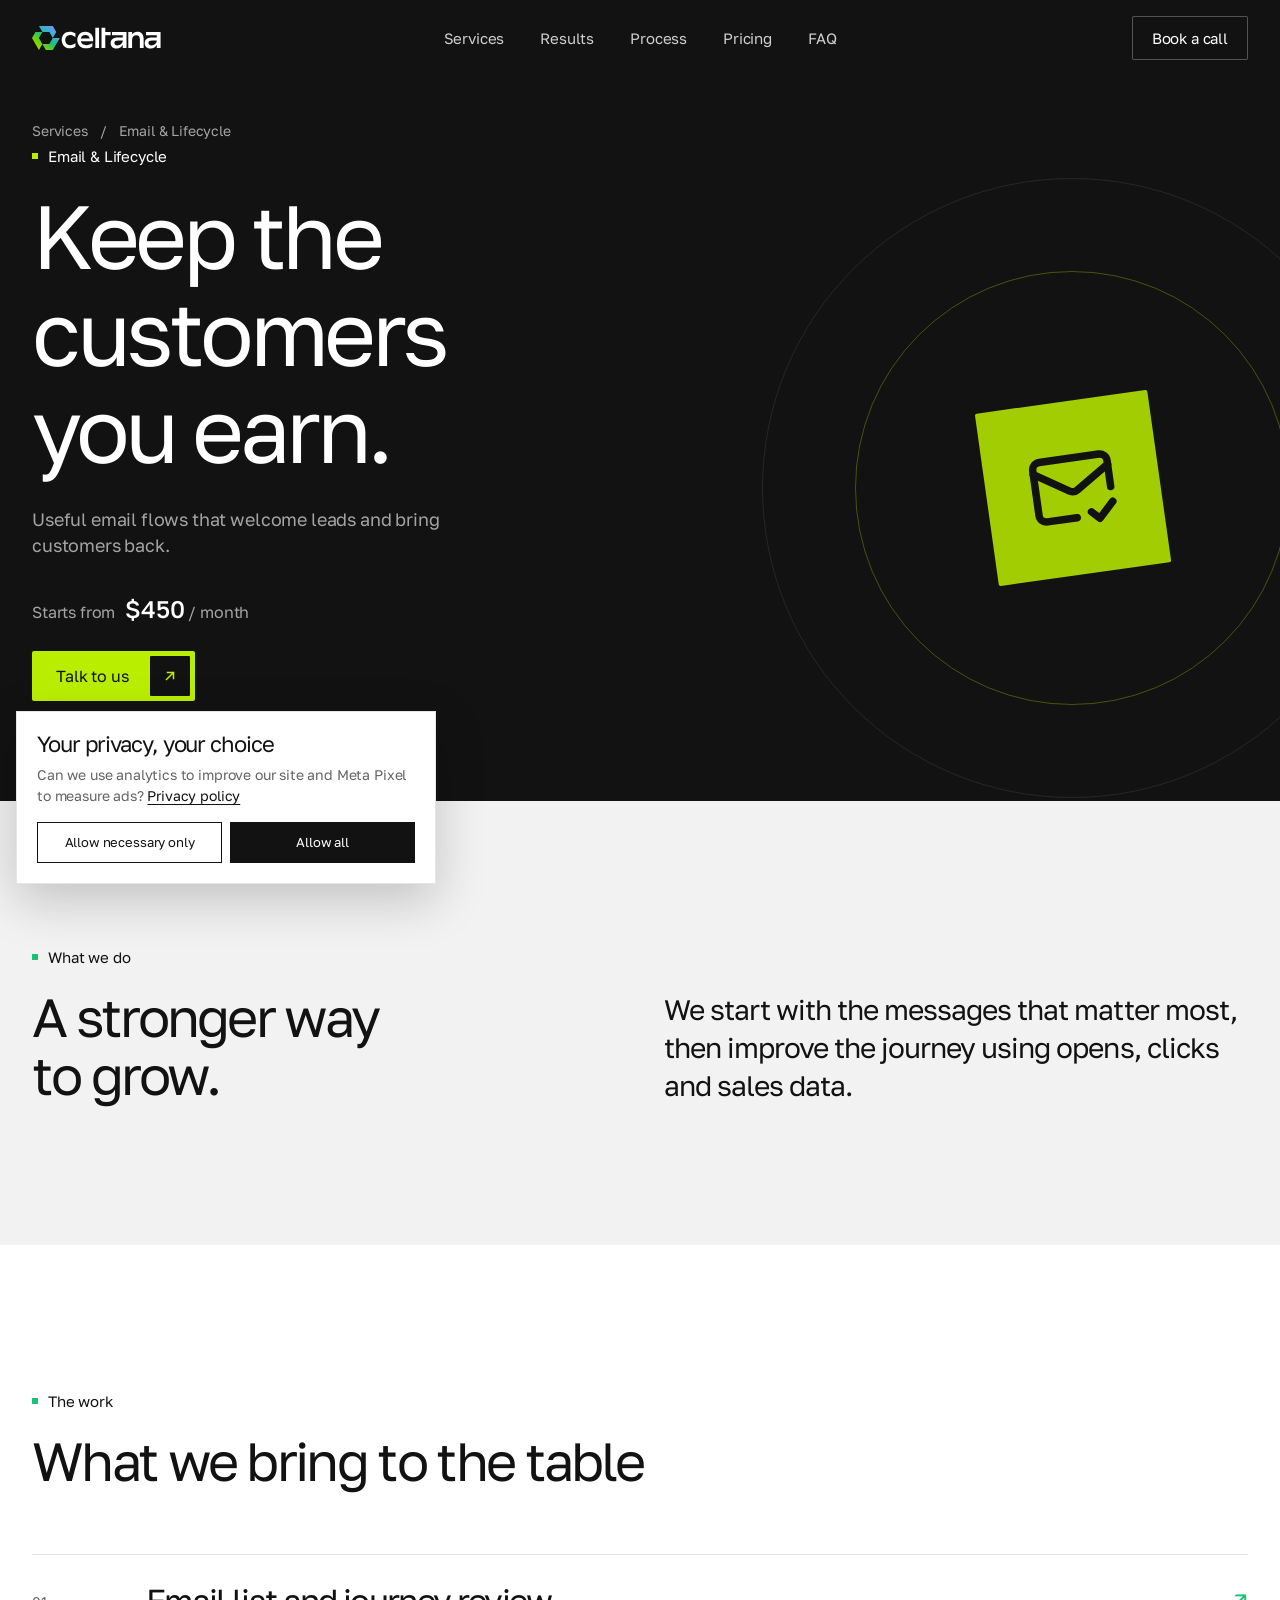
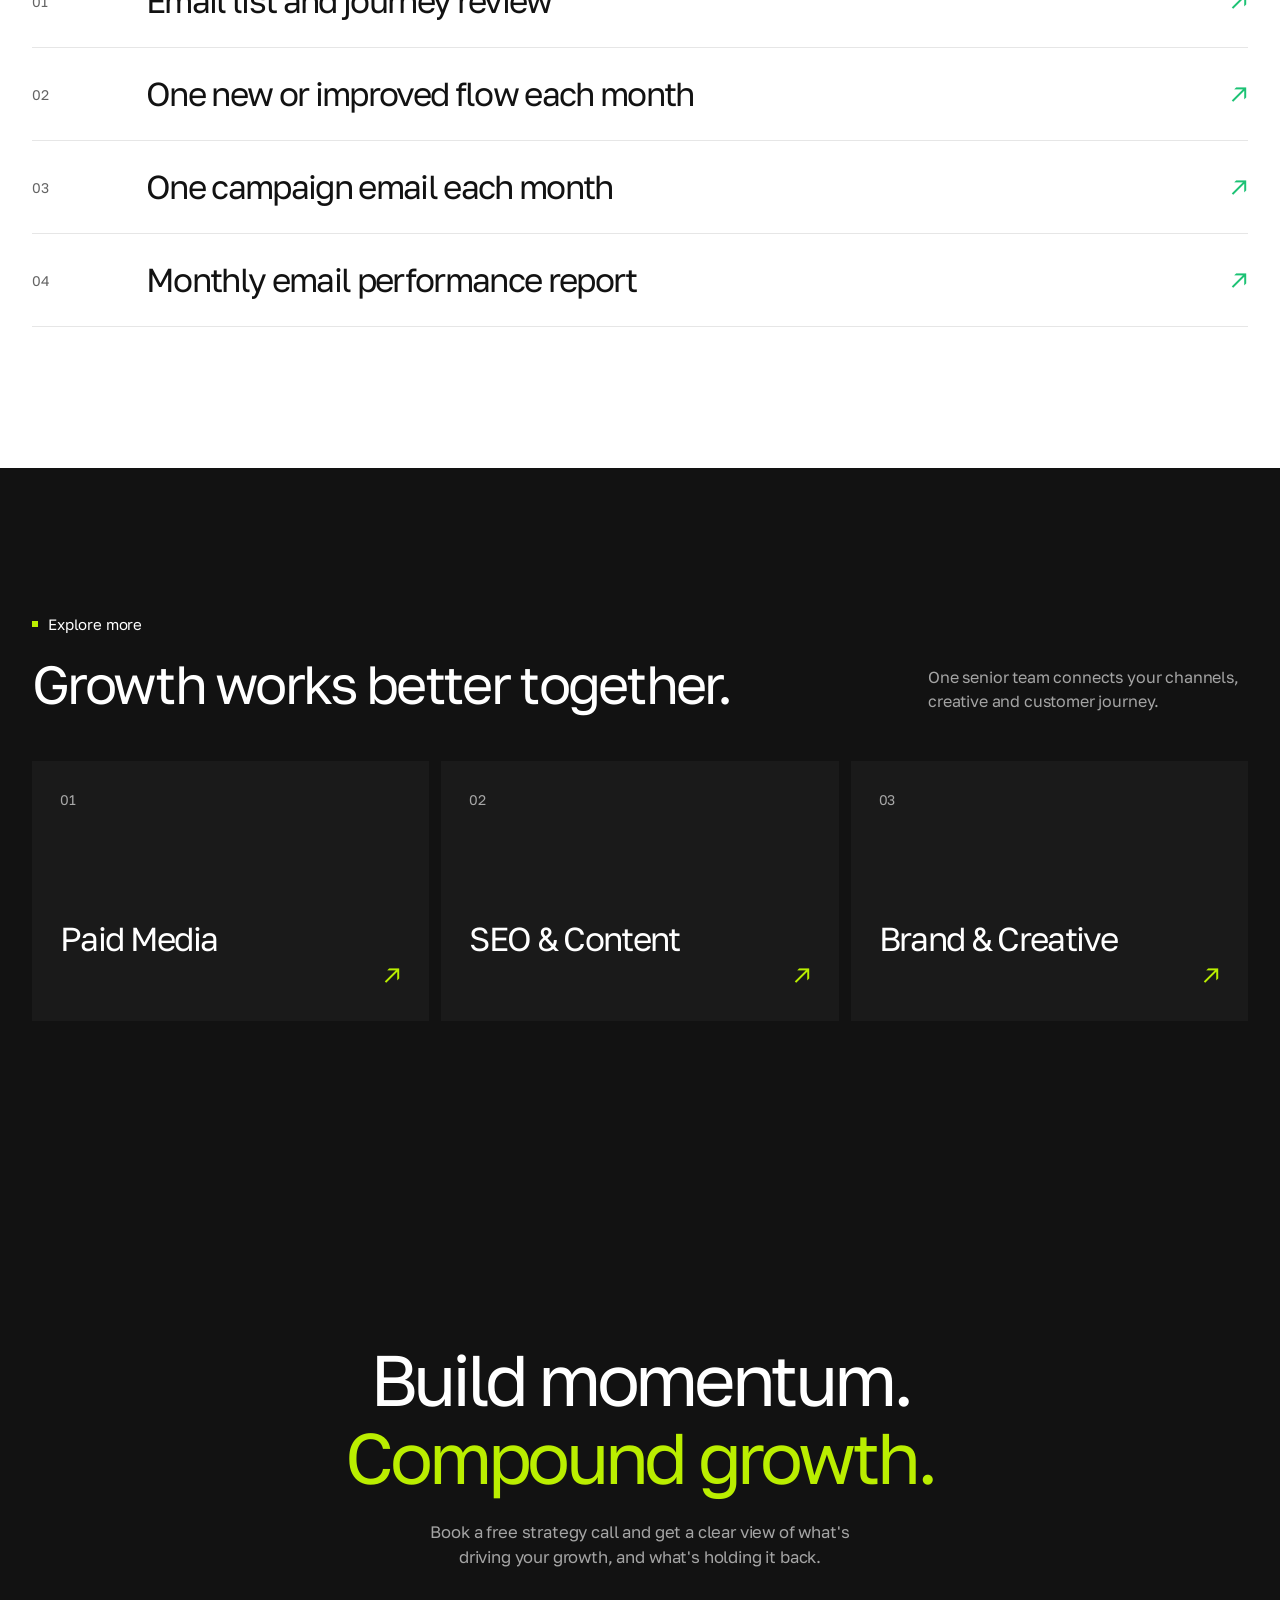
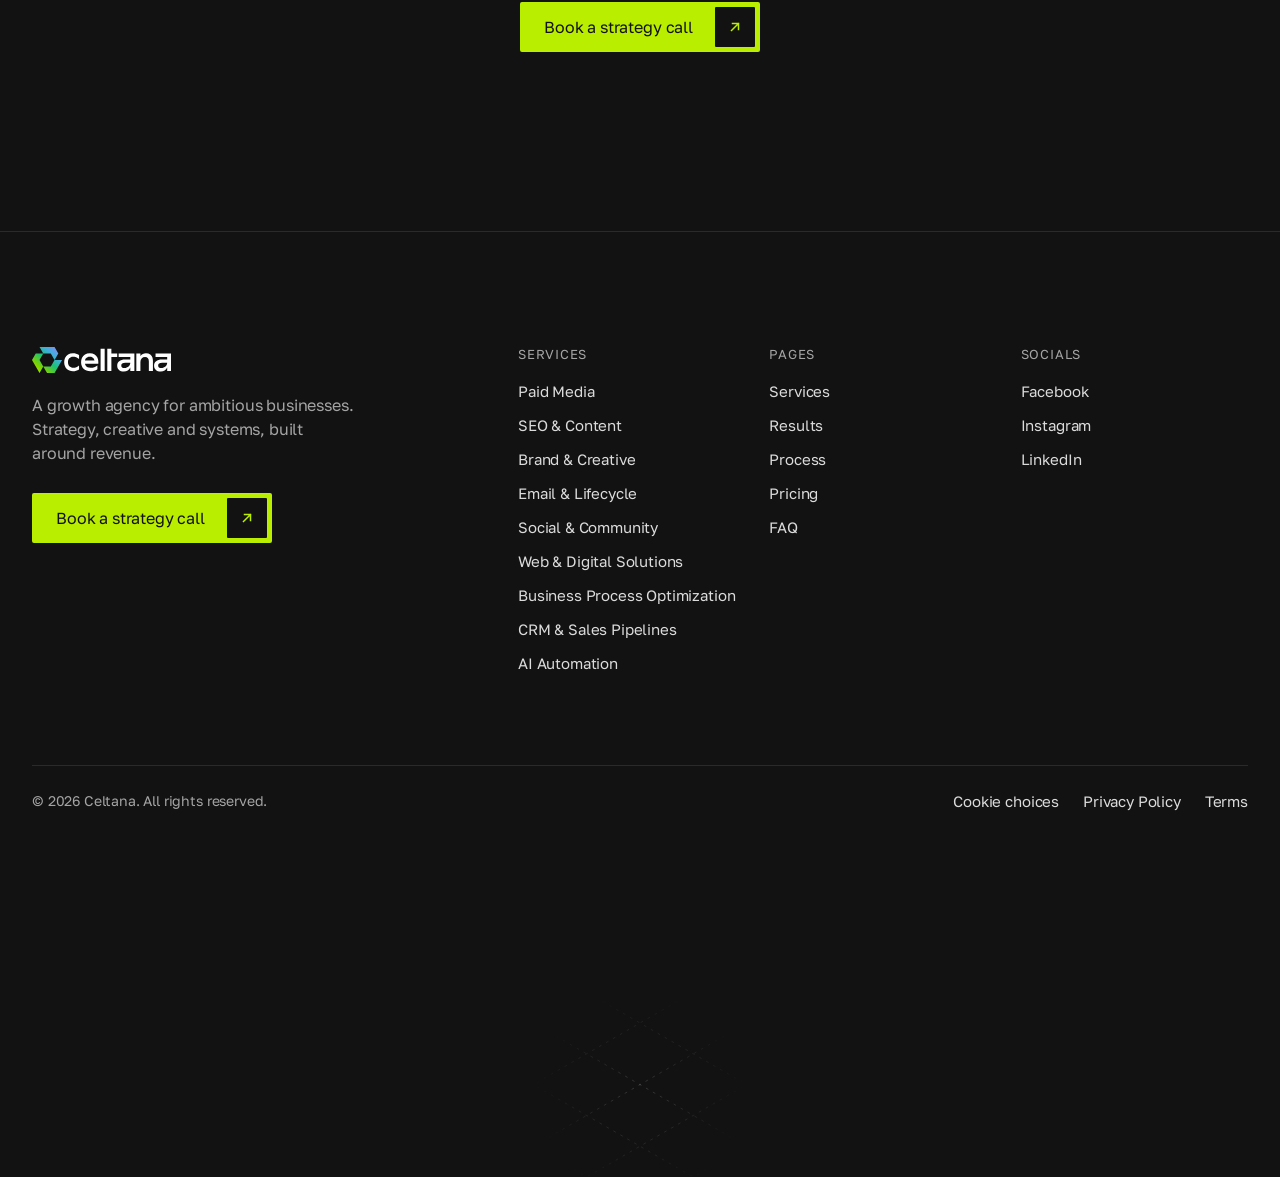
<file: services/email-lifecycle/index.html>
<!DOCTYPE html><html lang="en" class="no-js"><head><meta charset="utf-8"><meta name="viewport" content="width=device-width, initial-scale=1"><link rel="icon" type="image/svg+xml" href="/favicon.svg"><meta name="generator" content="Astro v7.4.13"><title>Email &amp; Lifecycle | Celtana</title><meta name="description" content="We start with the messages that matter most, then improve the journey using opens, clicks and sales data."><link rel="canonical" href="https://www.celtana.io/services/email-lifecycle/"><meta property="og:type" content="website"><meta property="og:site_name" content="Celtana"><meta property="og:title" content="Email &amp; Lifecycle | Celtana"><meta property="og:description" content="We start with the messages that matter most, then improve the journey using opens, clicks and sales data."><meta property="og:url" content="https://www.celtana.io/services/email-lifecycle/"><meta name="theme-color" content="#121212"><script>
      const consentKey = "celtana-consent";
      let started = {};
      function applyConsent(choices) {
        if (choices.analytics && !started.analytics) {
          started.analytics = true;
          document.dispatchEvent(new Event("celtana:analytics-consent"));
          window.dataLayer = window.dataLayer || [];
          window.gtag = function () { dataLayer.push(arguments); };
          gtag("js", new Date());
          gtag("config", "G-VMSF169Z6F");
          const tag = document.createElement("script");
          tag.async = true;
          tag.src = "https://www.googletagmanager.com/gtag/js?id=G-VMSF169Z6F";
          document.head.append(tag);
        }
        if (choices.marketing && !started.marketing) {
          started.marketing = true;
          // Meta Pixel Code: load only after marketing consent.
          !function(f,b,e,v,n,t,s){if(f.fbq)return;n=f.fbq=function(){n.callMethod?n.callMethod.apply(n,arguments):n.queue.push(arguments)};if(!f._fbq)f._fbq=n;n.push=n;n.loaded=!0;n.version="2.0";n.queue=[];t=b.createElement(e);t.async=!0;t.src=v;s=b.getElementsByTagName(e)[0];s.parentNode.insertBefore(t,s)}(window,document,"script","https://connect.facebook.net/en_US/fbevents.js");
          fbq("init", "1700839084925070");
          fbq("track", "PageView");
          if (location.pathname.startsWith("/services/") && location.pathname !== "/services/") fbq("track", "ViewContent");
        }
      }
      try { const saved = JSON.parse(localStorage.getItem(consentKey)); if (saved) applyConsent(saved); } catch (_) {}
      document.addEventListener("DOMContentLoaded", () => {
        const panel = document.querySelector("[data-consent]");
        if (!localStorage.getItem(consentKey)) panel.hidden = false;
        document.querySelector("[data-consent-open]").addEventListener("click", () => { panel.hidden = false; });
        panel.addEventListener("click", (event) => {
          const action = event.target.closest("[data-consent-action]")?.dataset.consentAction;
          if (!action) return;
          const choices = action === "all" ? { analytics: true, marketing: true } : { analytics: false, marketing: false };
          let previous;
          try { previous = JSON.parse(localStorage.getItem(consentKey)); } catch (_) {}
          localStorage.setItem(consentKey, JSON.stringify(choices));
          panel.hidden = true;
          if ((previous?.analytics && !choices.analytics) || (previous?.marketing && !choices.marketing)) {
            document.cookie.split(";").forEach((part) => {
              const name = part.trim().split("=")[0];
              if (/^(_ga|_fbp|_fbc)/.test(name)) document.cookie = name + "=; Max-Age=0; Path=/";
            });
            location.reload();
          } else applyConsent(choices);
        });
      });
    </script><script>(function(){const apiKey = "phc_oPhG6ijaEAtDqSktFjMzgSo6GkRa7Hy32LniMuphGLwL";
const apiHost = "https://us.i.posthog.com";

  function startPostHog() {
  !function(t,e){var o,n,p,r;e.__SV||(window.posthog=e,e._i=[],e.init=function(i,s,a){function g(t,e){var o=e.split(".");2==o.length&&(t=t[o[0]],e=o[1]),t[e]=function(){t.push([e].concat(Array.prototype.slice.call(arguments,0)))}}(p=t.createElement("script")).type="text/javascript",p.crossOrigin="anonymous",p.async=!0,p.src=s.api_host.replace(".i.posthog.com","-assets.i.posthog.com")+"/static/array.js",(r=t.getElementsByTagName("script")[0]).parentNode.insertBefore(p,r);var u=e;for(void 0!==a?u=e[a]=[]:a="posthog",u.people=u.people||[],Object.defineProperty(u,"toString",{configurable:!0,enumerable:!0,writable:!0,value:function(t){var e="posthog";return"posthog"!==a&&(e+="."+a),t||(e+=" (stub)"),e}}),Object.defineProperty(u.people,"toString",{configurable:!0,enumerable:!0,writable:!0,value:function(){return u.toString(1)+".people (stub)"}}),o="capture identify alias people.set people.set_once set_config register register_once unregister opt_out_capturing has_opted_out_capturing opt_in_capturing reset isFeatureEnabled onFeatureFlags getFeatureFlag getFeatureFlagPayload reloadFeatureFlags group updateEarlyAccessFeatureEnrollment getEarlyAccessFeatures getActiveMatchingSurveys getSurveys getNextSurveyStep onSessionId".split(" "),n=0;n<o.length;n++)g(u,o[n]);e._i.push([i,s,a])},e.__SV=1)}(document,window.posthog||[]);

  posthog.init(apiKey, {
    api_host: apiHost,
    defaults: "2026-08-30",
    cookieless_mode: "always",
    person_profiles: "never",
    autocapture: false,
    capture_pageview: true,
    disable_session_recording: true,
  });

  document.addEventListener("click", (event) => {
    const link = event.target instanceof Element && event.target.closest("[data-posthog-event]");
    if (link) posthog.capture(link.getAttribute("data-posthog-event"));
  });
  }
  document.addEventListener("celtana:analytics-consent", startPostHog, { once: true });
  try { if (JSON.parse(localStorage.getItem("celtana-consent"))?.analytics) startPostHog(); } catch (_) {}
})();</script><link rel="preconnect" href="https://fonts.googleapis.com"><link rel="preconnect" href="https://fonts.gstatic.com" crossorigin><link href="https://fonts.googleapis.com/css2?family=Golos+Text:wght@400;500&display=swap" rel="stylesheet"><script>document.documentElement.classList.remove("no-js");</script><link rel="stylesheet" href="/_astro/Footer.D3UJprCQ.css"><style>.cta[data-astro-cid-f3wvl5jl]{isolation:isolate;text-align:center;padding-block:clamp(120px,14vw,200px);position:relative;overflow:hidden}.inner[data-astro-cid-f3wvl5jl]{justify-items:center;gap:24px;display:grid}h2[data-astro-cid-f3wvl5jl]{letter-spacing:-.06em;max-width:14ch;font-size:clamp(40px,5.6vw,80px)}em[data-astro-cid-f3wvl5jl]{color:var(--accent);font-style:normal}p[data-astro-cid-f3wvl5jl]{color:var(--muted-on-dark);max-width:44ch;margin-bottom:8px;font-size:clamp(16px,1.3vw,18px)}
.service-hero[data-astro-cid-njl2q4gy]{min-height:680px;padding-block:120px 100px;overflow:hidden}.hero-inner[data-astro-cid-njl2q4gy]{flex-direction:column;justify-content:space-between;min-height:460px;display:flex;position:relative}.eyebrow[data-astro-cid-njl2q4gy]{color:var(--muted-on-dark);align-items:center;gap:12px;font-size:14px;display:flex}.eyebrow[data-astro-cid-njl2q4gy] a[data-astro-cid-njl2q4gy]:hover{color:var(--accent)}.hero-copy[data-astro-cid-njl2q4gy]{z-index:1;max-width:850px;position:relative}.hero-copy[data-astro-cid-njl2q4gy] h1[data-astro-cid-njl2q4gy]{max-width:12ch;font-size:clamp(54px,7vw,100px)}.hero-copy[data-astro-cid-njl2q4gy] p[data-astro-cid-njl2q4gy]{max-width:42ch;color:var(--muted-on-dark);margin-block:28px 32px;font-size:clamp(17px,1.4vw,20px)}.service-price[data-astro-cid-njl2q4gy]{color:var(--muted-on-dark);margin-bottom:24px}.service-price[data-astro-cid-njl2q4gy] strong[data-astro-cid-njl2q4gy]{color:var(--white);margin-left:6px;font-size:24px;font-weight:500}.hero-art[data-astro-cid-njl2q4gy]{aspect-ratio:1;opacity:.85;place-items:center;width:min(50vw,620px);display:grid;position:absolute;top:10%;right:-8%}.art-icon[data-astro-cid-njl2q4gy]{z-index:1;aspect-ratio:1;background:var(--accent);width:28%;color:var(--dark);border-radius:2px;place-items:center;display:grid;position:relative;transform:rotate(-8deg)}.art-ring[data-astro-cid-njl2q4gy]{aspect-ratio:1;border:1px solid #baee005c;border-radius:50%;width:70%;position:absolute}.art-ring[data-astro-cid-njl2q4gy]:last-child{border-color:var(--line-dark);width:100%}.intro-grid[data-astro-cid-njl2q4gy]{grid-template-columns:1fr 1fr;align-items:end;gap:48px;display:grid}.intro-grid[data-astro-cid-njl2q4gy]>p[data-astro-cid-njl2q4gy]{letter-spacing:-.035em;max-width:40ch;font-size:clamp(20px,2.2vw,30px);line-height:1.35}.work[data-astro-cid-njl2q4gy]{background:var(--white)}.work-head[data-astro-cid-njl2q4gy]{margin-bottom:clamp(40px,5vw,72px)}ol[data-astro-cid-njl2q4gy]{margin:0;padding:0;list-style:none}li[data-astro-cid-njl2q4gy]{border-top:1px solid var(--line);grid-template-columns:90px 1fr auto;align-items:center;gap:24px;padding:28px 0;display:grid}li[data-astro-cid-njl2q4gy]:last-child{border-bottom:1px solid var(--line)}.number[data-astro-cid-njl2q4gy]{color:var(--muted);font-size:14px}li[data-astro-cid-njl2q4gy] h3[data-astro-cid-njl2q4gy]{font-size:clamp(22px,2.6vw,36px)}.mark[data-astro-cid-njl2q4gy]{color:var(--emerald);font-size:24px}.next-head[data-astro-cid-njl2q4gy]{justify-content:space-between;align-items:end;gap:32px;margin-bottom:48px;display:flex}.next-head[data-astro-cid-njl2q4gy] p[data-astro-cid-njl2q4gy]{max-width:32ch;color:var(--muted-on-dark)}.next-grid[data-astro-cid-njl2q4gy]{grid-template-columns:repeat(3,1fr);gap:12px;display:grid}.next-card[data-astro-cid-njl2q4gy]{background:var(--dark-2);flex-direction:column;align-items:flex-start;min-height:260px;padding:28px;transition:background .3s;display:flex}.next-card[data-astro-cid-njl2q4gy]:hover{background:var(--dark-3)}.next-card[data-astro-cid-njl2q4gy] h3[data-astro-cid-njl2q4gy]{margin-top:auto;font-size:clamp(24px,2.6vw,36px)}.next-card[data-astro-cid-njl2q4gy] .number[data-astro-cid-njl2q4gy]{color:var(--muted-on-dark)}.arrow[data-astro-cid-njl2q4gy]{color:var(--accent);align-self:flex-end;font-size:24px}@media (width<=760px){.service-hero[data-astro-cid-njl2q4gy]{min-height:660px}.hero-art[data-astro-cid-njl2q4gy]{opacity:.35;width:65vw;top:0;right:-24%}.intro-grid[data-astro-cid-njl2q4gy],.next-grid[data-astro-cid-njl2q4gy]{grid-template-columns:1fr}.next-head[data-astro-cid-njl2q4gy]{display:block}.next-head[data-astro-cid-njl2q4gy] p[data-astro-cid-njl2q4gy]{margin-top:20px}.next-card[data-astro-cid-njl2q4gy]{min-height:180px}li[data-astro-cid-njl2q4gy]{grid-template-columns:44px 1fr auto;gap:12px}}
</style></head><body><header class="header" data-header data-astro-cid-kgevm5mn><div class="container inner" data-astro-cid-kgevm5mn><a href="/" class="brand" data-astro-cid-kgevm5mn><svg viewBox="0 0 958.89 179.00" role="img" aria-label="Celtana home" xmlns="http://www.w3.org/2000/svg"><defs><linearGradient id="cg-1wyi4n" x1="0" y1="1" x2="1" y2="0"><stop offset="0" stop-color="#BAEE00"></stop><stop offset=".25" stop-color="#7ED300"></stop><stop offset=".5" stop-color="#1CC274"></stop><stop offset=".7" stop-color="#3FAEDD"></stop><stop offset="1" stop-color="#A47DF7"></stop></linearGradient></defs><path fill="url(#cg-1wyi4n)" fill-rule="evenodd" d="M51.73 0.00L77.63 44.75L25.87 44.75L0.00 89.50L51.73 179.00L77.63 134.25L103.50 179.00L155.26 179.00L207.00 89.50L155.26 89.50L181.13 44.75L155.26 0.00L51.73 0.00ZM77.63 44.75L129.37 44.75L155.26 89.50L129.37 134.25L77.63 134.25L51.73 89.50L77.63 44.75Z"></path><path fill="currentColor" fill-rule="evenodd" d="M323.97 54.54L323.97 82.58C309.94 70.56 297.91 66.55 283.87 66.55C259.81 66.55 247.78 82.58 247.78 104.60C247.78 126.63 261.82 142.65 283.87 142.65C299.91 142.65 311.94 136.65 323.97 126.63L323.97 154.67C309.94 162.68 297.91 166.68 281.87 166.68C245.78 166.68 221.72 140.65 221.72 104.60C221.72 68.56 245.78 42.52 281.87 42.52C297.91 42.52 309.94 46.53 323.97 54.54Z M456.31 114.62L364.08 114.62C368.09 134.64 384.13 142.65 404.18 142.65C422.22 142.65 436.26 136.65 450.29 126.63L450.29 152.67C438.26 162.68 420.22 166.68 402.17 166.68C362.07 166.68 338.01 140.65 338.01 104.60C338.01 68.56 362.07 42.52 398.16 42.52C436.26 42.52 460.32 68.56 456.31 114.62ZM364.08 92.59L430.24 92.59C426.23 74.57 416.21 66.55 398.16 66.55C380.12 66.55 368.09 74.57 364.08 92.59Z M472.35 12.48L500.42 12.48L500.42 164.68L472.35 164.68L472.35 12.48Z M518.47 12.48L546.54 12.48L546.54 44.53L586.64 44.53L586.64 68.56L546.54 68.56L546.54 164.68L518.47 164.68L518.47 12.48Z M596.67 44.53L704.94 44.53L704.94 164.68L676.87 164.68L676.87 140.65C668.85 158.67 652.81 168.69 632.76 168.69C604.69 168.69 586.64 152.67 586.64 128.64C586.64 102.60 606.69 86.58 640.78 86.58L676.87 86.58L676.87 68.56L596.67 68.56L596.67 44.53ZM676.87 108.61L642.78 108.61C622.73 108.61 614.71 114.62 614.71 126.63C614.71 138.65 622.73 144.66 636.77 144.66C658.82 144.66 676.87 128.64 676.87 108.61Z M718.37 44.53L746.44 44.53L746.44 62.55C756.47 48.53 768.50 42.52 784.54 42.52C816.62 42.52 832.66 62.55 832.66 96.59L832.66 164.68L804.59 164.68L804.59 100.60C804.59 78.57 796.57 68.56 778.52 68.56C758.47 68.56 746.44 82.58 746.44 102.60L746.44 164.68L718.37 164.68L718.37 44.53Z M850.62 44.53L958.89 44.53L958.89 164.68L930.82 164.68L930.82 140.65C922.80 158.67 906.76 168.69 886.71 168.69C858.64 168.69 840.60 152.67 840.60 128.64C840.60 102.60 860.65 86.58 894.73 86.58L930.82 86.58L930.82 68.56L850.62 68.56L850.62 44.53ZM930.82 108.61L896.74 108.61C876.69 108.61 868.67 114.62 868.67 126.63C868.67 138.65 876.69 144.66 890.72 144.66C912.78 144.66 930.82 128.64 930.82 108.61Z"></path></svg></a><nav aria-label="Primary" data-astro-cid-kgevm5mn><ul data-astro-cid-kgevm5mn><li data-astro-cid-kgevm5mn><a href="/#services" data-astro-cid-kgevm5mn>Services</a></li><li data-astro-cid-kgevm5mn><a href="/#results" data-astro-cid-kgevm5mn>Results</a></li><li data-astro-cid-kgevm5mn><a href="/#process" data-astro-cid-kgevm5mn>Process</a></li><li data-astro-cid-kgevm5mn><a href="/#pricing" data-astro-cid-kgevm5mn>Pricing</a></li><li data-astro-cid-kgevm5mn><a href="/#faq" data-astro-cid-kgevm5mn>FAQ</a></li></ul></nav><div class="end" data-astro-cid-kgevm5mn><a class="btn btn-outline nav-cta" href="https://calendly.com/celtana/strategy-call" data-posthog-event="booking_link_clicked" target="_blank" rel="noopener"><span>Book a call</span></a><button class="menu-btn" type="button" aria-expanded="false" aria-controls="mobile-nav" aria-label="Open menu" data-astro-cid-kgevm5mn><span data-astro-cid-kgevm5mn></span><span data-astro-cid-kgevm5mn></span></button></div></div><div class="mobile-nav" id="mobile-nav" hidden data-astro-cid-kgevm5mn><ul data-astro-cid-kgevm5mn><li data-astro-cid-kgevm5mn><a href="/#services" data-astro-cid-kgevm5mn>Services</a></li><li data-astro-cid-kgevm5mn><a href="/#results" data-astro-cid-kgevm5mn>Results</a></li><li data-astro-cid-kgevm5mn><a href="/#process" data-astro-cid-kgevm5mn>Process</a></li><li data-astro-cid-kgevm5mn><a href="/#pricing" data-astro-cid-kgevm5mn>Pricing</a></li><li data-astro-cid-kgevm5mn><a href="/#faq" data-astro-cid-kgevm5mn>FAQ</a></li></ul></div></header><script type="module">var e=document.querySelector(`[data-header]`),t=document.querySelector(`.menu-btn`),n=document.getElementById(`mobile-nav`);if(e){let t=window.scrollY,r=()=>{let r=window.scrollY;e.classList.toggle(`is-scrolled`,r>24),e.classList.toggle(`is-hidden`,r>400&&r>t&&n?.hidden!==!1),t=r};r(),window.addEventListener(`scroll`,r,{passive:!0})}if(t&&n){let e=e=>{t.setAttribute(`aria-expanded`,String(e)),n.hidden=!e};t.addEventListener(`click`,()=>e(n.hidden)),n.querySelectorAll(`a`).forEach(t=>t.addEventListener(`click`,()=>e(!1)))}</script><main data-astro-cid-njl2q4gy><section class="service-hero dark" id="top" data-astro-cid-njl2q4gy><div class="container hero-inner" data-astro-cid-njl2q4gy><div class="eyebrow" data-astro-cid-njl2q4gy><a href="/#services" data-astro-cid-njl2q4gy>Services</a><span aria-hidden="true" data-astro-cid-njl2q4gy>/</span><span data-astro-cid-njl2q4gy>Email &amp; Lifecycle</span></div><div class="hero-copy" data-astro-cid-njl2q4gy><span class="label" data-astro-cid-njl2q4gy>Email &amp; Lifecycle</span><h1 data-astro-cid-njl2q4gy>Keep the customers you earn.</h1><p data-astro-cid-njl2q4gy>Useful email flows that welcome leads and bring customers back.</p><div class="service-price" data-astro-cid-njl2q4gy>Starts from <strong data-astro-cid-njl2q4gy>$450</strong> <span data-astro-cid-njl2q4gy>/ month</span></div><a class="btn" href="https://calendly.com/celtana/strategy-call" data-posthog-event="booking_link_clicked" target="_blank" rel="noopener"><span>Talk to us</span><span class="arrow" aria-hidden="true"><svg width="14" height="14" viewBox="0 0 14 14" fill="none"><path d="M3.5 10.5l7-7M4.5 3.5h6v6" stroke="currentColor" stroke-width="1.5" stroke-linecap="square"></path></svg><svg width="14" height="14" viewBox="0 0 14 14" fill="none"><path d="M3.5 10.5l7-7M4.5 3.5h6v6" stroke="currentColor" stroke-width="1.5" stroke-linecap="square"></path></svg></span></a></div><div class="hero-art" aria-hidden="true" data-astro-cid-njl2q4gy><span class="art-icon" data-astro-cid-njl2q4gy><style>astro-island,astro-slot,astro-static-slot{display:contents}</style><script>(function(){let e=(e,t,n)=>{let r=async()=>{await(await e())()},i=typeof t.value==`object`?t.value:void 0,a={rootMargin:i==null?void 0:i.rootMargin},o=new IntersectionObserver(e=>{for(let t of e)if(t.isIntersecting){o.disconnect(),r();break}},a);for(let e of n.children)o.observe(e)};(self.Astro||(self.Astro={})).visible=e,window.dispatchEvent(new Event(`astro:visible`))})();</script><script>(function(){function e(t){"@babel/helpers - typeof";return e=typeof Symbol==`function`&&typeof Symbol.iterator==`symbol`?function(e){return typeof e}:function(e){return e&&typeof Symbol==`function`&&e.constructor===Symbol&&e!==Symbol.prototype?`symbol`:typeof e},e(t)}function t(t,n){if(e(t)!=`object`||!t)return t;var r;if(typeof Symbol<`u`&&(r=t[Symbol.toPrimitive])!==void 0){var i=r.call(t,n||`default`);if(e(i)!=`object`)return i;throw TypeError(`@@toPrimitive must return a primitive value.`)}return(n===`string`?String:Number)(t)}function n(n){var r=t(n,`string`);return e(r)==`symbol`?r:r+``}function r(e,t,r){return(t=n(t))in e?Object.defineProperty(e,t,{value:r,enumerable:!0,configurable:!0,writable:!0}):e[t]=r,e}let i=/* @__PURE__ */ new Set([`__proto__`,`constructor`,`prototype`]);{let e={0:e=>a(e),1:e=>n(e),2:e=>new RegExp(e),3:e=>new Date(e),4:e=>new Map(n(e)),5:e=>new Set(n(e)),6:e=>BigInt(e),7:e=>new URL(e),8:e=>new Uint8Array(e),9:e=>new Uint16Array(e),10:e=>new Uint32Array(e),11:e=>1/0*e},t=t=>{let[n,r]=t;return n in e?e[n](r):void 0},n=e=>e.map(t),a=e=>typeof e!=`object`||!e?e:Object.fromEntries(Object.entries(e).map(([e,n])=>[e,t(n)]));class o extends HTMLElement{constructor(...e){super(...e),r(this,`Component`,void 0),r(this,`hydrator`,void 0),r(this,`hydrate`,async()=>{var e;if(!this.hydrator||!this.isConnected)return;let t=(e=this.parentElement)==null?void 0:e.closest(`astro-island[ssr]`);if(t){t.addEventListener(`astro:hydrate`,this.hydrate,{once:!0});return}let n=this.querySelectorAll(`astro-slot`),r={},i=this.querySelectorAll(`template[data-astro-template]`);for(let e of i){let t=e.closest(this.tagName);t!=null&&t.isSameNode(this)&&(r[e.getAttribute(`data-astro-template`)||`default`]=e.innerHTML,e.remove())}for(let e of n){let t=e.closest(this.tagName);t!=null&&t.isSameNode(this)&&(r[e.getAttribute(`name`)||`default`]=e.innerHTML)}let o;try{o=this.hasAttribute(`props`)?a(JSON.parse(this.getAttribute(`props`))):{}}catch(e){let t=this.getAttribute(`component-url`)||`<unknown>`,n=this.getAttribute(`component-export`);throw n&&(t+=` (export ${n})`),console.error(`[hydrate] Error parsing props for component ${t}`,this.getAttribute(`props`),e),e}await this.hydrator(this)(this.Component,o,r,{client:this.getAttribute(`client`)}),this.removeAttribute(`ssr`),this.dispatchEvent(new CustomEvent(`astro:hydrate`))}),r(this,`unmount`,()=>{this.isConnected||this.dispatchEvent(new CustomEvent(`astro:unmount`))})}disconnectedCallback(){document.removeEventListener(`astro:after-swap`,this.unmount),document.addEventListener(`astro:after-swap`,this.unmount,{once:!0})}connectedCallback(){if(!this.hasAttribute(`await-children`)||document.readyState===`interactive`||document.readyState===`complete`)this.childrenConnectedCallback();else{let e=()=>{document.removeEventListener(`DOMContentLoaded`,e),t.disconnect(),this.childrenConnectedCallback()},t=new MutationObserver(()=>{var t;((t=this.lastChild)==null?void 0:t.nodeType)===Node.COMMENT_NODE&&this.lastChild.nodeValue===`astro:end`&&(this.lastChild.remove(),e())});t.observe(this,{childList:!0}),document.addEventListener(`DOMContentLoaded`,e)}}async childrenConnectedCallback(){let e=this.getAttribute(`before-hydration-url`);e&&await import(e),this.start()}getRetryImportUrl(e){let t=new URL(e,document.baseURI);return t.searchParams.set(`astro-retry`,Date.now().toString()),t.toString()}async importWithRetry(e){try{return await import(e)}catch(t){return await new Promise(e=>setTimeout(e,1e3)),import(this.getRetryImportUrl(e))}}handleHydrationError(e){let t=this.getAttribute(`component-url`),n=new CustomEvent(`astro:hydration-error`,{cancelable:!0,bubbles:!0,composed:!0,detail:{error:e,componentUrl:t}});this.dispatchEvent(n)&&console.error(`[astro-island] Error hydrating ${t}`,e)}async start(){let e=JSON.parse(this.getAttribute(`opts`)),t=this.getAttribute(`client`);if(Astro[t]===void 0)window.addEventListener(`astro:${t}`,()=>this.start(),{once:!0});else try{await Astro[t](async()=>{let e=this.getAttribute(`renderer-url`);try{let[t,{default:n}]=await Promise.all([this.importWithRetry(this.getAttribute(`component-url`)),e?this.importWithRetry(e):Promise.resolve({default:()=>()=>{}})]),r=this.getAttribute(`component-export`)||`default`;if(r.includes(`.`)){this.Component=t;for(let e of r.split(`.`)){if(i.has(e)||!this.Component||typeof this.Component!=`object`&&typeof this.Component!=`function`||!Object.hasOwn(this.Component,e))throw Error(`Invalid component export path: ${r}`);this.Component=this.Component[e]}}else{if(i.has(r))throw Error(`Invalid component export path: ${r}`);this.Component=t[r]}return this.hydrator=n,this.hydrate}catch(e){return this.handleHydrationError(e),()=>{}}},e,this)}catch(e){this.handleHydrationError(e)}}attributeChangedCallback(){this.hydrate()}}r(o,`observedAttributes`,[`props`]),customElements.get(`astro-island`)||customElements.define(`astro-island`,o)}})();</script><astro-island uid="1sSnyM" prefix="r1" component-url="/_astro/AnimatedIcon.DIKTA9oH.js" component-export="default" renderer-url="/_astro/client.OzTcoKK0.js" props="{&quot;name&quot;:[0,&quot;mail-check&quot;],&quot;size&quot;:[0,90],&quot;data-astro-cid-njl2q4gy&quot;:[0,true]}" ssr client="visible" opts="{&quot;name&quot;:&quot;AnimatedIcon&quot;,&quot;value&quot;:true}" await-children><span aria-hidden="true" style="display:inline-flex"><div class="" style="display:inline-flex"><svg fill="none" height="90" stroke="currentColor" stroke-linecap="round" stroke-linejoin="round" stroke-width="2" viewBox="0 0 24 24" width="90" xmlns="http://www.w3.org/2000/svg"><path d="M22 13V6a2 2 0 0 0-2-2H4a2 2 0 0 0-2 2v12c0 1.1.9 2 2 2h8"></path><path d="m22 7-8.97 5.7a1.94 1.94 0 0 1-2.06 0L2 7"></path><path d="m16 19 2 2 4-4" pathLength="1" stroke-dashoffset="0" stroke-dasharray="1 1" style="transform-origin:center;opacity:1"></path></svg></div></span><!--astro:end--></astro-island></span><span class="art-ring" data-astro-cid-njl2q4gy></span><span class="art-ring" data-astro-cid-njl2q4gy></span></div></div></section><section class="section introduction" data-astro-cid-njl2q4gy><div class="container intro-grid" data-astro-cid-njl2q4gy><div data-reveal data-astro-cid-njl2q4gy><span class="label" data-astro-cid-njl2q4gy>What we do</span><h2 class="h2" data-astro-cid-njl2q4gy>A stronger way<br data-astro-cid-njl2q4gy>to grow.</h2></div><p data-reveal data-astro-cid-njl2q4gy>We start with the messages that matter most, then improve the journey using opens, clicks and sales data.</p></div></section><section class="section work" data-astro-cid-njl2q4gy><div class="container" data-astro-cid-njl2q4gy><div class="work-head" data-reveal data-astro-cid-njl2q4gy><span class="label" data-astro-cid-njl2q4gy>The work</span><h2 class="h2" data-astro-cid-njl2q4gy>What we bring to the table</h2></div><ol data-astro-cid-njl2q4gy><li data-reveal data-astro-cid-njl2q4gy><span class="number" data-astro-cid-njl2q4gy>01</span><h3 data-astro-cid-njl2q4gy>Email list and journey review</h3><span class="mark" aria-hidden="true" data-astro-cid-njl2q4gy>↗</span></li><li data-reveal data-astro-cid-njl2q4gy><span class="number" data-astro-cid-njl2q4gy>02</span><h3 data-astro-cid-njl2q4gy>One new or improved flow each month</h3><span class="mark" aria-hidden="true" data-astro-cid-njl2q4gy>↗</span></li><li data-reveal data-astro-cid-njl2q4gy><span class="number" data-astro-cid-njl2q4gy>03</span><h3 data-astro-cid-njl2q4gy>One campaign email each month</h3><span class="mark" aria-hidden="true" data-astro-cid-njl2q4gy>↗</span></li><li data-reveal data-astro-cid-njl2q4gy><span class="number" data-astro-cid-njl2q4gy>04</span><h3 data-astro-cid-njl2q4gy>Monthly email performance report</h3><span class="mark" aria-hidden="true" data-astro-cid-njl2q4gy>↗</span></li></ol></div></section><section class="section next dark" data-astro-cid-njl2q4gy><div class="container" data-astro-cid-njl2q4gy><div class="next-head" data-reveal data-astro-cid-njl2q4gy><div data-astro-cid-njl2q4gy><span class="label" data-astro-cid-njl2q4gy>Explore more</span><h2 class="h2" data-astro-cid-njl2q4gy>Growth works better together.</h2></div><p data-astro-cid-njl2q4gy>One senior team connects your channels, creative and customer journey.</p></div><div class="next-grid" data-astro-cid-njl2q4gy><a href="/services/paid-media/" class="next-card" data-reveal data-astro-cid-njl2q4gy><span class="number" data-astro-cid-njl2q4gy>01</span><h3 data-astro-cid-njl2q4gy>Paid Media</h3><span class="arrow" aria-hidden="true" data-astro-cid-njl2q4gy>↗</span></a><a href="/services/seo-content/" class="next-card" data-reveal data-astro-cid-njl2q4gy><span class="number" data-astro-cid-njl2q4gy>02</span><h3 data-astro-cid-njl2q4gy>SEO &amp; Content</h3><span class="arrow" aria-hidden="true" data-astro-cid-njl2q4gy>↗</span></a><a href="/services/brand-creative/" class="next-card" data-reveal data-astro-cid-njl2q4gy><span class="number" data-astro-cid-njl2q4gy>03</span><h3 data-astro-cid-njl2q4gy>Brand &amp; Creative</h3><span class="arrow" aria-hidden="true" data-astro-cid-njl2q4gy>↗</span></a></div></div></section><section class="cta dark" data-astro-cid-f3wvl5jl><div class="container inner" data-reveal data-astro-cid-f3wvl5jl><h2 data-astro-cid-f3wvl5jl>Build momentum. <em data-astro-cid-f3wvl5jl>Compound growth.</em></h2><p data-astro-cid-f3wvl5jl>Book a free strategy call and get a clear view of what's driving your growth, and what's holding it back.</p><a class="btn" href="https://calendly.com/celtana/strategy-call" data-posthog-event="booking_link_clicked" target="_blank" rel="noopener"><span>Book a strategy call</span><span class="arrow" aria-hidden="true"><svg width="14" height="14" viewBox="0 0 14 14" fill="none"><path d="M3.5 10.5l7-7M4.5 3.5h6v6" stroke="currentColor" stroke-width="1.5" stroke-linecap="square"></path></svg><svg width="14" height="14" viewBox="0 0 14 14" fill="none"><path d="M3.5 10.5l7-7M4.5 3.5h6v6" stroke="currentColor" stroke-width="1.5" stroke-linecap="square"></path></svg></span></a></div></section></main><footer class="footer dark" data-astro-cid-yvkg62gd><div class="container" data-astro-cid-yvkg62gd><div class="top" data-astro-cid-yvkg62gd><div class="about" data-astro-cid-yvkg62gd><svg class="f-logo" viewBox="0 0 958.89 179.00" role="img" aria-label="Celtana" xmlns="http://www.w3.org/2000/svg"><defs><linearGradient id="cg-aq9dqw" x1="0" y1="1" x2="1" y2="0"><stop offset="0" stop-color="#BAEE00"></stop><stop offset=".25" stop-color="#7ED300"></stop><stop offset=".5" stop-color="#1CC274"></stop><stop offset=".7" stop-color="#3FAEDD"></stop><stop offset="1" stop-color="#A47DF7"></stop></linearGradient></defs><path fill="url(#cg-aq9dqw)" fill-rule="evenodd" d="M51.73 0.00L77.63 44.75L25.87 44.75L0.00 89.50L51.73 179.00L77.63 134.25L103.50 179.00L155.26 179.00L207.00 89.50L155.26 89.50L181.13 44.75L155.26 0.00L51.73 0.00ZM77.63 44.75L129.37 44.75L155.26 89.50L129.37 134.25L77.63 134.25L51.73 89.50L77.63 44.75Z"></path><path fill="currentColor" fill-rule="evenodd" d="M323.97 54.54L323.97 82.58C309.94 70.56 297.91 66.55 283.87 66.55C259.81 66.55 247.78 82.58 247.78 104.60C247.78 126.63 261.82 142.65 283.87 142.65C299.91 142.65 311.94 136.65 323.97 126.63L323.97 154.67C309.94 162.68 297.91 166.68 281.87 166.68C245.78 166.68 221.72 140.65 221.72 104.60C221.72 68.56 245.78 42.52 281.87 42.52C297.91 42.52 309.94 46.53 323.97 54.54Z M456.31 114.62L364.08 114.62C368.09 134.64 384.13 142.65 404.18 142.65C422.22 142.65 436.26 136.65 450.29 126.63L450.29 152.67C438.26 162.68 420.22 166.68 402.17 166.68C362.07 166.68 338.01 140.65 338.01 104.60C338.01 68.56 362.07 42.52 398.16 42.52C436.26 42.52 460.32 68.56 456.31 114.62ZM364.08 92.59L430.24 92.59C426.23 74.57 416.21 66.55 398.16 66.55C380.12 66.55 368.09 74.57 364.08 92.59Z M472.35 12.48L500.42 12.48L500.42 164.68L472.35 164.68L472.35 12.48Z M518.47 12.48L546.54 12.48L546.54 44.53L586.64 44.53L586.64 68.56L546.54 68.56L546.54 164.68L518.47 164.68L518.47 12.48Z M596.67 44.53L704.94 44.53L704.94 164.68L676.87 164.68L676.87 140.65C668.85 158.67 652.81 168.69 632.76 168.69C604.69 168.69 586.64 152.67 586.64 128.64C586.64 102.60 606.69 86.58 640.78 86.58L676.87 86.58L676.87 68.56L596.67 68.56L596.67 44.53ZM676.87 108.61L642.78 108.61C622.73 108.61 614.71 114.62 614.71 126.63C614.71 138.65 622.73 144.66 636.77 144.66C658.82 144.66 676.87 128.64 676.87 108.61Z M718.37 44.53L746.44 44.53L746.44 62.55C756.47 48.53 768.50 42.52 784.54 42.52C816.62 42.52 832.66 62.55 832.66 96.59L832.66 164.68L804.59 164.68L804.59 100.60C804.59 78.57 796.57 68.56 778.52 68.56C758.47 68.56 746.44 82.58 746.44 102.60L746.44 164.68L718.37 164.68L718.37 44.53Z M850.62 44.53L958.89 44.53L958.89 164.68L930.82 164.68L930.82 140.65C922.80 158.67 906.76 168.69 886.71 168.69C858.64 168.69 840.60 152.67 840.60 128.64C840.60 102.60 860.65 86.58 894.73 86.58L930.82 86.58L930.82 68.56L850.62 68.56L850.62 44.53ZM930.82 108.61L896.74 108.61C876.69 108.61 868.67 114.62 868.67 126.63C868.67 138.65 876.69 144.66 890.72 144.66C912.78 144.66 930.82 128.64 930.82 108.61Z"></path></svg><p data-astro-cid-yvkg62gd>A growth agency for ambitious businesses. Strategy, creative and systems, built around revenue.</p><a class="btn book" href="https://calendly.com/celtana/strategy-call" data-posthog-event="booking_link_clicked" target="_blank" rel="noopener"><span>Book a strategy call</span><span class="arrow" aria-hidden="true"><svg width="14" height="14" viewBox="0 0 14 14" fill="none"><path d="M3.5 10.5l7-7M4.5 3.5h6v6" stroke="currentColor" stroke-width="1.5" stroke-linecap="square"></path></svg><svg width="14" height="14" viewBox="0 0 14 14" fill="none"><path d="M3.5 10.5l7-7M4.5 3.5h6v6" stroke="currentColor" stroke-width="1.5" stroke-linecap="square"></path></svg></span></a></div><nav class="cols" aria-label="Footer" data-astro-cid-yvkg62gd><div data-astro-cid-yvkg62gd><h3 data-astro-cid-yvkg62gd>Services</h3><ul data-astro-cid-yvkg62gd><li data-astro-cid-yvkg62gd><a href="/services/paid-media/" data-astro-cid-yvkg62gd>Paid Media</a></li><li data-astro-cid-yvkg62gd><a href="/services/seo-content/" data-astro-cid-yvkg62gd>SEO &amp; Content</a></li><li data-astro-cid-yvkg62gd><a href="/services/brand-creative/" data-astro-cid-yvkg62gd>Brand &amp; Creative</a></li><li data-astro-cid-yvkg62gd><a href="/services/email-lifecycle/" data-astro-cid-yvkg62gd>Email &amp; Lifecycle</a></li><li data-astro-cid-yvkg62gd><a href="/services/social-community/" data-astro-cid-yvkg62gd>Social &amp; Community</a></li><li data-astro-cid-yvkg62gd><a href="/services/conversion-web/" data-astro-cid-yvkg62gd>Web &amp; Digital Solutions</a></li><li data-astro-cid-yvkg62gd><a href="/services/process-optimization/" data-astro-cid-yvkg62gd>Business Process Optimization</a></li><li data-astro-cid-yvkg62gd><a href="/services/crm-sales-pipelines/" data-astro-cid-yvkg62gd>CRM &amp; Sales Pipelines</a></li><li data-astro-cid-yvkg62gd><a href="/services/ai-automation/" data-astro-cid-yvkg62gd>AI Automation</a></li></ul></div><div data-astro-cid-yvkg62gd><h3 data-astro-cid-yvkg62gd>Pages</h3><ul data-astro-cid-yvkg62gd><li data-astro-cid-yvkg62gd><a href="/#services" data-astro-cid-yvkg62gd>Services</a></li><li data-astro-cid-yvkg62gd><a href="/#results" data-astro-cid-yvkg62gd>Results</a></li><li data-astro-cid-yvkg62gd><a href="/#process" data-astro-cid-yvkg62gd>Process</a></li><li data-astro-cid-yvkg62gd><a href="/#pricing" data-astro-cid-yvkg62gd>Pricing</a></li><li data-astro-cid-yvkg62gd><a href="/#faq" data-astro-cid-yvkg62gd>FAQ</a></li></ul></div><div data-astro-cid-yvkg62gd><h3 data-astro-cid-yvkg62gd>Socials</h3><ul data-astro-cid-yvkg62gd><li data-astro-cid-yvkg62gd><a href="https://web.facebook.com/celtana.io/" data-astro-cid-yvkg62gd>Facebook</a></li><li data-astro-cid-yvkg62gd><a href="https://www.instagram.com/celtana.io/" data-astro-cid-yvkg62gd>Instagram</a></li><li data-astro-cid-yvkg62gd><a href="https://www.linkedin.com/company/celtana-io/" data-astro-cid-yvkg62gd>LinkedIn</a></li></ul></div></nav></div><div class="bottom" data-astro-cid-yvkg62gd><span data-astro-cid-yvkg62gd>© 2026 Celtana. All rights reserved.</span><div class="legal" data-astro-cid-yvkg62gd><button type="button" data-consent-open data-astro-cid-yvkg62gd>Cookie choices</button><a href="/privacy/" data-astro-cid-yvkg62gd>Privacy Policy</a><a href="/terms/" data-astro-cid-yvkg62gd>Terms</a></div></div></div><div class="chart" data-astro-cid-yvkg62gd><div class="blocks-chart" aria-hidden="true" data-astro-cid-i5zgjwo4><canvas data-blocks-chart data-mode="wave" data-astro-cid-i5zgjwo4></canvas></div><script type="module" src="/_astro/BlocksChart.astro_astro_type_script_index_0_lang.DUdlTAFC.js"></script></div></footer><aside class="consent-panel" data-consent hidden aria-label="Cookie choices"><h2>Your privacy, your choice</h2><p>Can we use analytics to improve our site and Meta Pixel to measure ads? <a href="/privacy/">Privacy policy</a></p><div class="consent-actions"><button type="button" data-consent-action="reject">Allow necessary only</button><button type="button" data-consent-action="all">Allow all</button></div></aside><script type="module">var e=new IntersectionObserver(t=>{for(let n of t)n.isIntersecting&&(n.target.classList.add(`is-in`),e.unobserve(n.target))},{rootMargin:`0px 0px -10% 0px`,threshold:.08});document.querySelectorAll(`[data-reveal]`).forEach(t=>e.observe(t));</script></body></html>
</file>
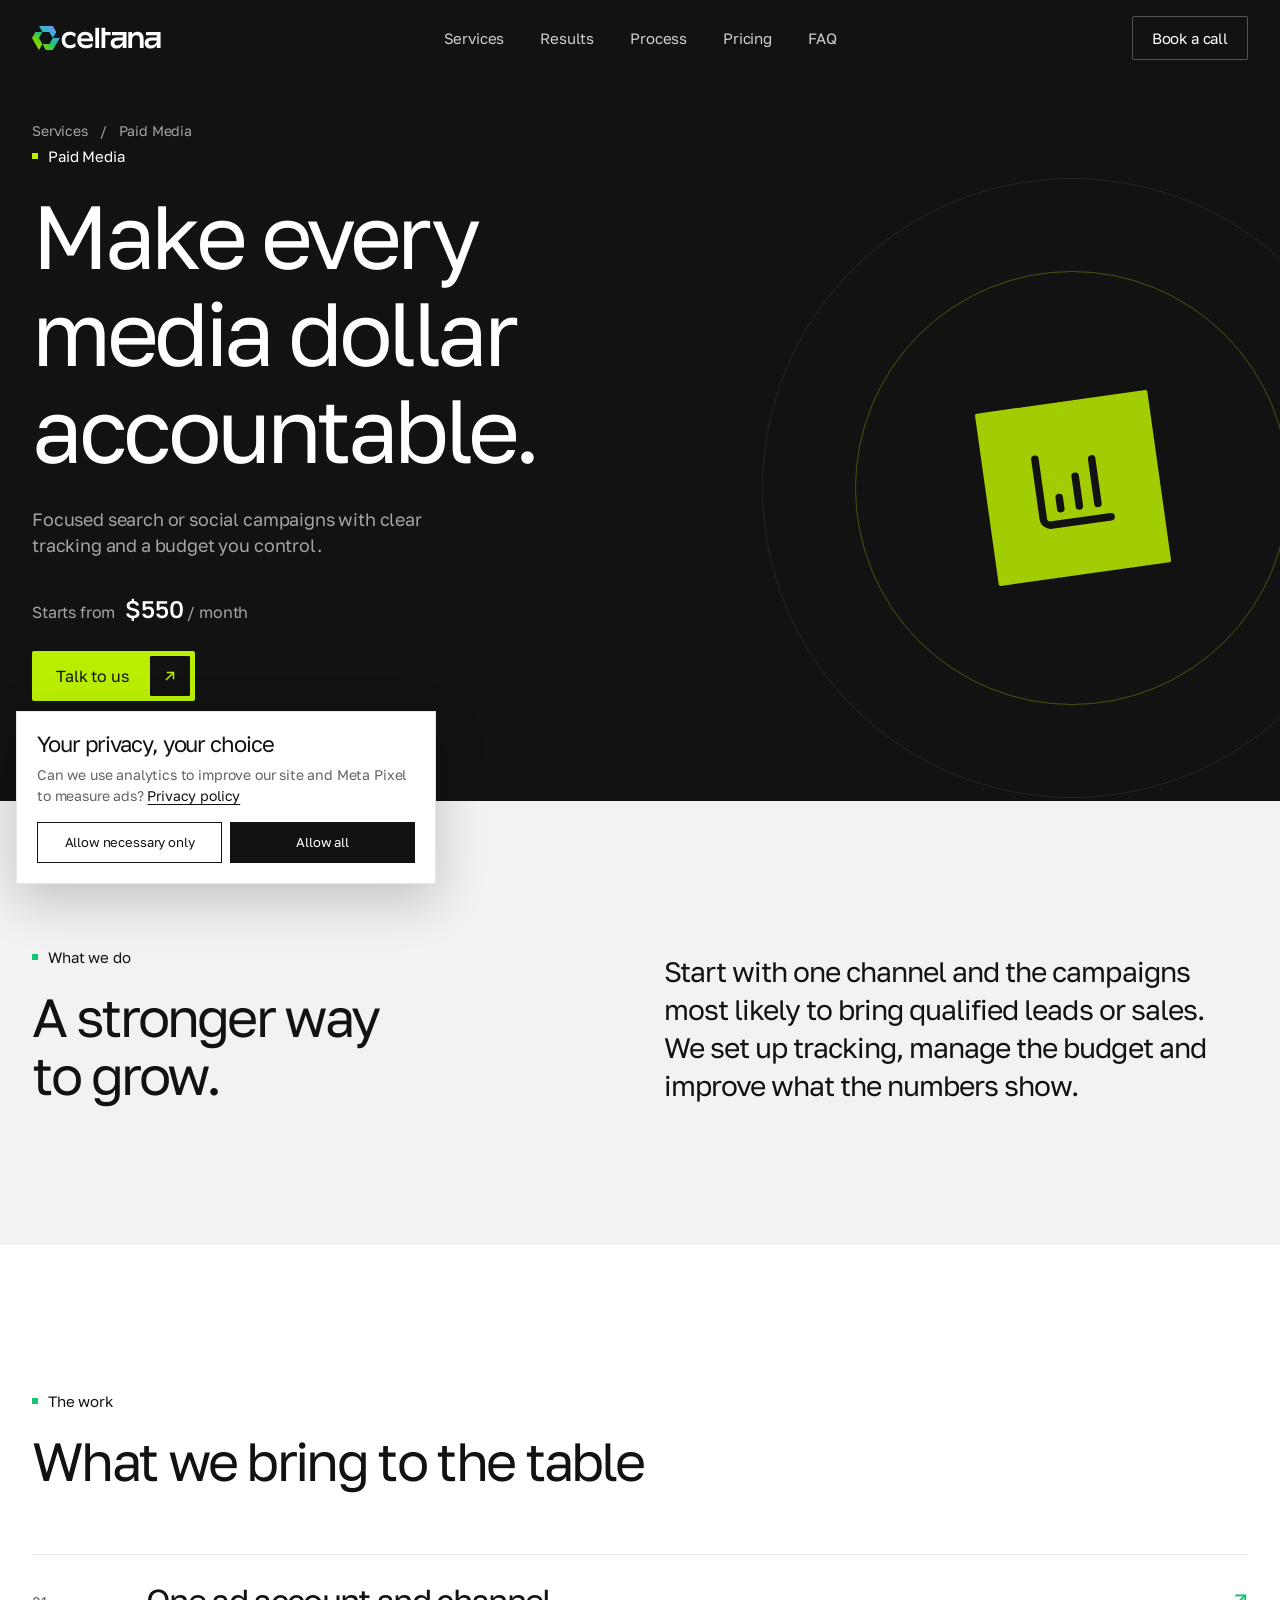
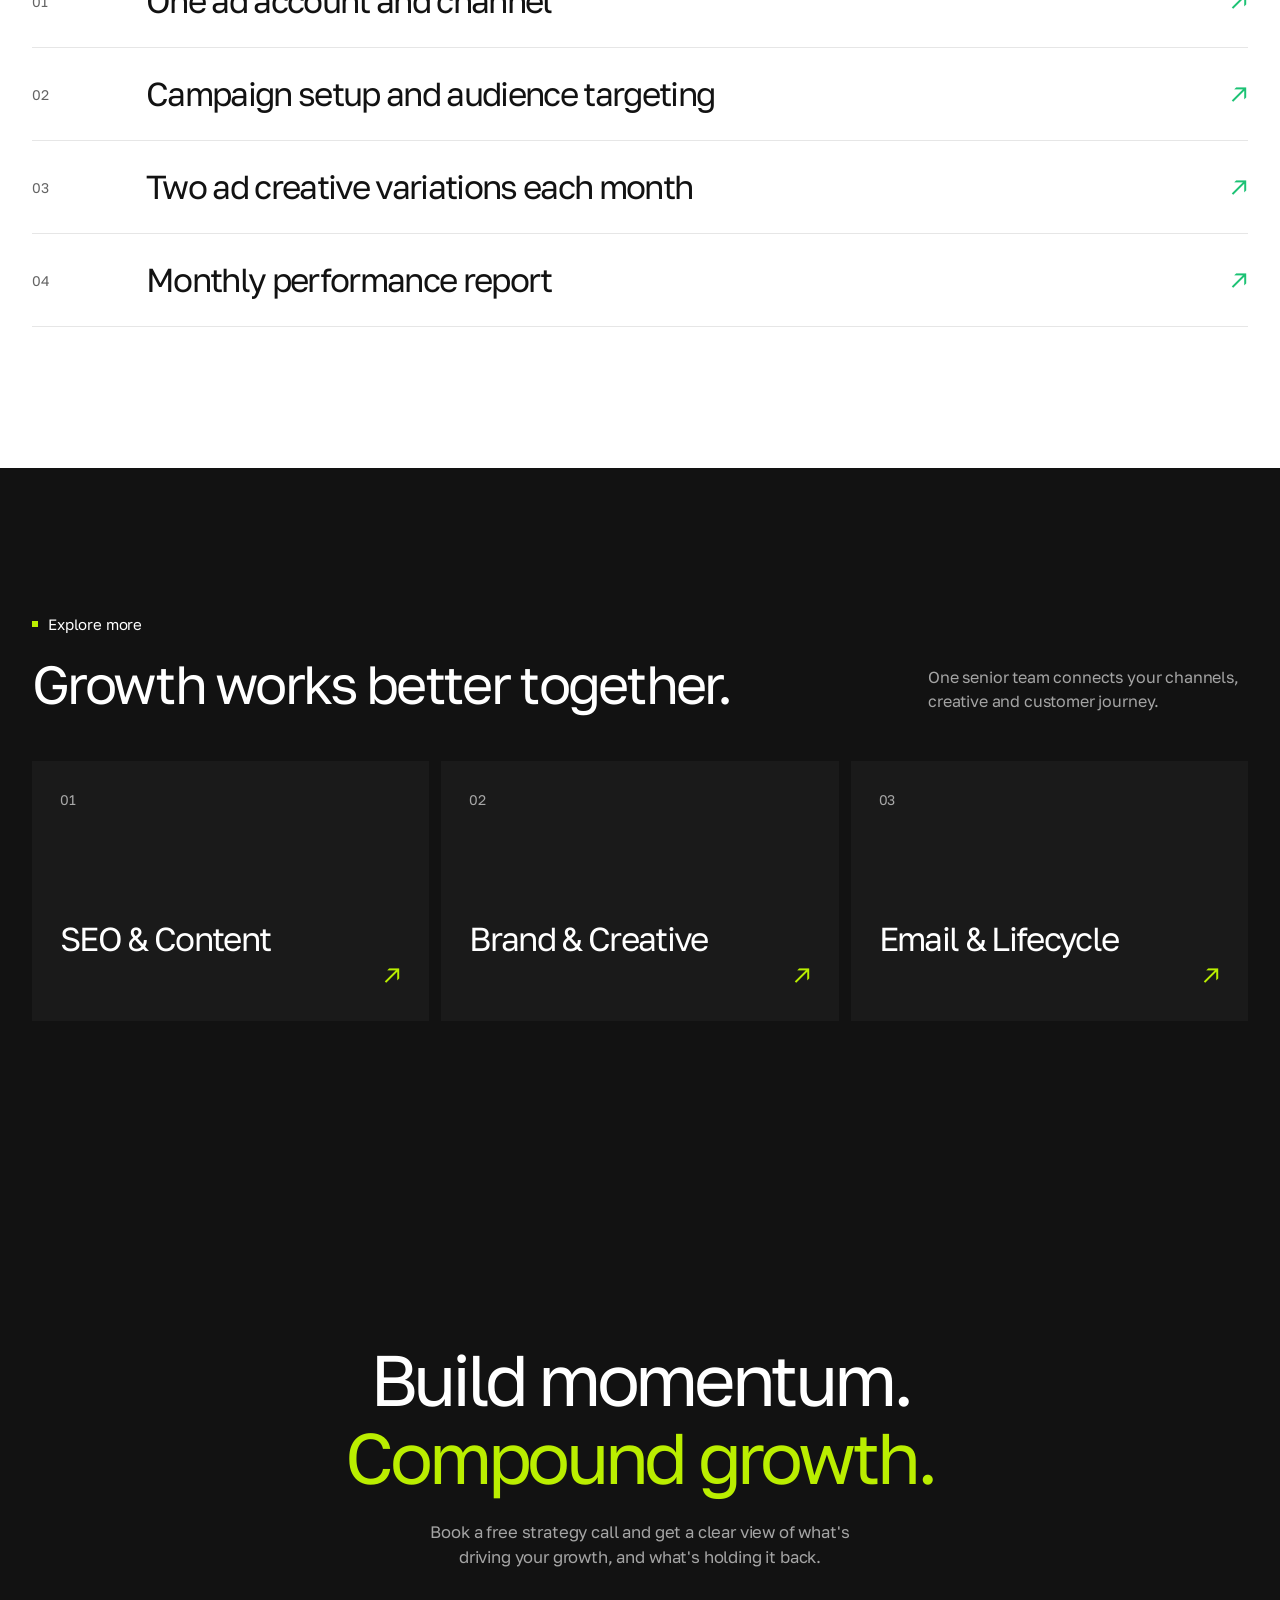
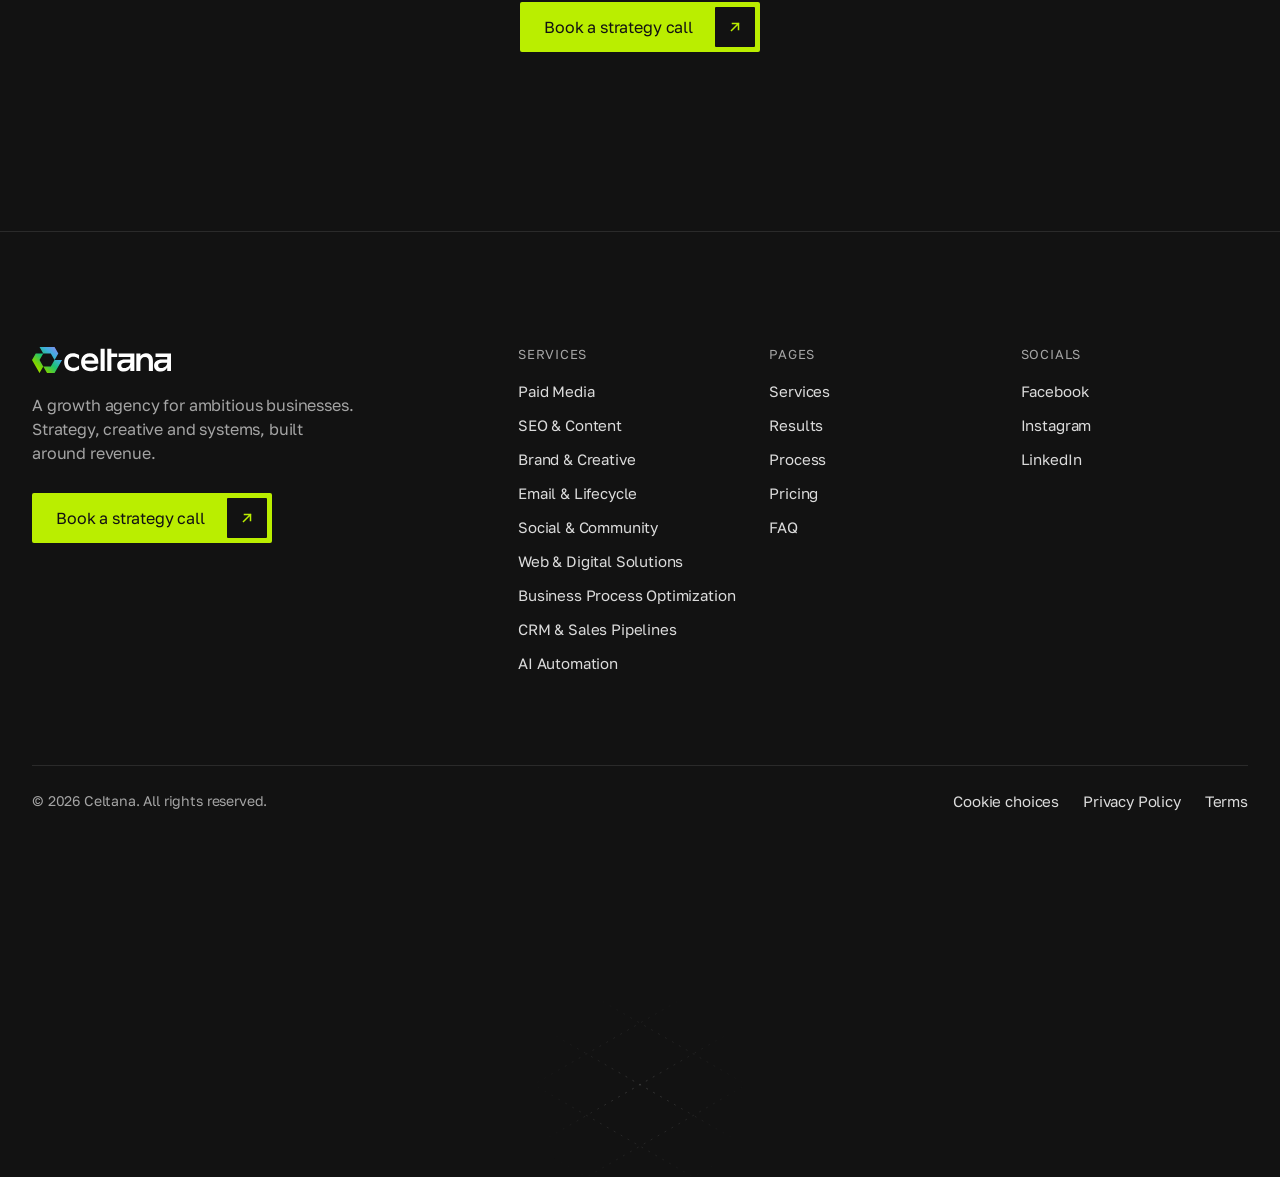
<file: services/paid-media/index.html>
<!DOCTYPE html><html lang="en" class="no-js"><head><meta charset="utf-8"><meta name="viewport" content="width=device-width, initial-scale=1"><link rel="icon" type="image/svg+xml" href="/favicon.svg"><meta name="generator" content="Astro v7.4.13"><title>Paid Media | Celtana</title><meta name="description" content="Start with one channel and the campaigns most likely to bring qualified leads or sales. We set up tracking, manage the budget and improve what the numbers show."><link rel="canonical" href="https://www.celtana.io/services/paid-media/"><meta property="og:type" content="website"><meta property="og:site_name" content="Celtana"><meta property="og:title" content="Paid Media | Celtana"><meta property="og:description" content="Start with one channel and the campaigns most likely to bring qualified leads or sales. We set up tracking, manage the budget and improve what the numbers show."><meta property="og:url" content="https://www.celtana.io/services/paid-media/"><meta name="theme-color" content="#121212"><script>
      const consentKey = "celtana-consent";
      let started = {};
      function applyConsent(choices) {
        if (choices.analytics && !started.analytics) {
          started.analytics = true;
          document.dispatchEvent(new Event("celtana:analytics-consent"));
          window.dataLayer = window.dataLayer || [];
          window.gtag = function () { dataLayer.push(arguments); };
          gtag("js", new Date());
          gtag("config", "G-VMSF169Z6F");
          const tag = document.createElement("script");
          tag.async = true;
          tag.src = "https://www.googletagmanager.com/gtag/js?id=G-VMSF169Z6F";
          document.head.append(tag);
        }
        if (choices.marketing && !started.marketing) {
          started.marketing = true;
          // Meta Pixel Code: load only after marketing consent.
          !function(f,b,e,v,n,t,s){if(f.fbq)return;n=f.fbq=function(){n.callMethod?n.callMethod.apply(n,arguments):n.queue.push(arguments)};if(!f._fbq)f._fbq=n;n.push=n;n.loaded=!0;n.version="2.0";n.queue=[];t=b.createElement(e);t.async=!0;t.src=v;s=b.getElementsByTagName(e)[0];s.parentNode.insertBefore(t,s)}(window,document,"script","https://connect.facebook.net/en_US/fbevents.js");
          fbq("init", "1700839084925070");
          fbq("track", "PageView");
          if (location.pathname.startsWith("/services/") && location.pathname !== "/services/") fbq("track", "ViewContent");
        }
      }
      try { const saved = JSON.parse(localStorage.getItem(consentKey)); if (saved) applyConsent(saved); } catch (_) {}
      document.addEventListener("DOMContentLoaded", () => {
        const panel = document.querySelector("[data-consent]");
        if (!localStorage.getItem(consentKey)) panel.hidden = false;
        document.querySelector("[data-consent-open]").addEventListener("click", () => { panel.hidden = false; });
        panel.addEventListener("click", (event) => {
          const action = event.target.closest("[data-consent-action]")?.dataset.consentAction;
          if (!action) return;
          const choices = action === "all" ? { analytics: true, marketing: true } : { analytics: false, marketing: false };
          let previous;
          try { previous = JSON.parse(localStorage.getItem(consentKey)); } catch (_) {}
          localStorage.setItem(consentKey, JSON.stringify(choices));
          panel.hidden = true;
          if ((previous?.analytics && !choices.analytics) || (previous?.marketing && !choices.marketing)) {
            document.cookie.split(";").forEach((part) => {
              const name = part.trim().split("=")[0];
              if (/^(_ga|_fbp|_fbc)/.test(name)) document.cookie = name + "=; Max-Age=0; Path=/";
            });
            location.reload();
          } else applyConsent(choices);
        });
      });
    </script><script>(function(){const apiKey = "phc_oPhG6ijaEAtDqSktFjMzgSo6GkRa7Hy32LniMuphGLwL";
const apiHost = "https://us.i.posthog.com";

  function startPostHog() {
  !function(t,e){var o,n,p,r;e.__SV||(window.posthog=e,e._i=[],e.init=function(i,s,a){function g(t,e){var o=e.split(".");2==o.length&&(t=t[o[0]],e=o[1]),t[e]=function(){t.push([e].concat(Array.prototype.slice.call(arguments,0)))}}(p=t.createElement("script")).type="text/javascript",p.crossOrigin="anonymous",p.async=!0,p.src=s.api_host.replace(".i.posthog.com","-assets.i.posthog.com")+"/static/array.js",(r=t.getElementsByTagName("script")[0]).parentNode.insertBefore(p,r);var u=e;for(void 0!==a?u=e[a]=[]:a="posthog",u.people=u.people||[],Object.defineProperty(u,"toString",{configurable:!0,enumerable:!0,writable:!0,value:function(t){var e="posthog";return"posthog"!==a&&(e+="."+a),t||(e+=" (stub)"),e}}),Object.defineProperty(u.people,"toString",{configurable:!0,enumerable:!0,writable:!0,value:function(){return u.toString(1)+".people (stub)"}}),o="capture identify alias people.set people.set_once set_config register register_once unregister opt_out_capturing has_opted_out_capturing opt_in_capturing reset isFeatureEnabled onFeatureFlags getFeatureFlag getFeatureFlagPayload reloadFeatureFlags group updateEarlyAccessFeatureEnrollment getEarlyAccessFeatures getActiveMatchingSurveys getSurveys getNextSurveyStep onSessionId".split(" "),n=0;n<o.length;n++)g(u,o[n]);e._i.push([i,s,a])},e.__SV=1)}(document,window.posthog||[]);

  posthog.init(apiKey, {
    api_host: apiHost,
    defaults: "2026-08-30",
    cookieless_mode: "always",
    person_profiles: "never",
    autocapture: false,
    capture_pageview: true,
    disable_session_recording: true,
  });

  document.addEventListener("click", (event) => {
    const link = event.target instanceof Element && event.target.closest("[data-posthog-event]");
    if (link) posthog.capture(link.getAttribute("data-posthog-event"));
  });
  }
  document.addEventListener("celtana:analytics-consent", startPostHog, { once: true });
  try { if (JSON.parse(localStorage.getItem("celtana-consent"))?.analytics) startPostHog(); } catch (_) {}
})();</script><link rel="preconnect" href="https://fonts.googleapis.com"><link rel="preconnect" href="https://fonts.gstatic.com" crossorigin><link href="https://fonts.googleapis.com/css2?family=Golos+Text:wght@400;500&display=swap" rel="stylesheet"><script>document.documentElement.classList.remove("no-js");</script><link rel="stylesheet" href="/_astro/Footer.D3UJprCQ.css"><style>.cta[data-astro-cid-f3wvl5jl]{isolation:isolate;text-align:center;padding-block:clamp(120px,14vw,200px);position:relative;overflow:hidden}.inner[data-astro-cid-f3wvl5jl]{justify-items:center;gap:24px;display:grid}h2[data-astro-cid-f3wvl5jl]{letter-spacing:-.06em;max-width:14ch;font-size:clamp(40px,5.6vw,80px)}em[data-astro-cid-f3wvl5jl]{color:var(--accent);font-style:normal}p[data-astro-cid-f3wvl5jl]{color:var(--muted-on-dark);max-width:44ch;margin-bottom:8px;font-size:clamp(16px,1.3vw,18px)}
.service-hero[data-astro-cid-njl2q4gy]{min-height:680px;padding-block:120px 100px;overflow:hidden}.hero-inner[data-astro-cid-njl2q4gy]{flex-direction:column;justify-content:space-between;min-height:460px;display:flex;position:relative}.eyebrow[data-astro-cid-njl2q4gy]{color:var(--muted-on-dark);align-items:center;gap:12px;font-size:14px;display:flex}.eyebrow[data-astro-cid-njl2q4gy] a[data-astro-cid-njl2q4gy]:hover{color:var(--accent)}.hero-copy[data-astro-cid-njl2q4gy]{z-index:1;max-width:850px;position:relative}.hero-copy[data-astro-cid-njl2q4gy] h1[data-astro-cid-njl2q4gy]{max-width:12ch;font-size:clamp(54px,7vw,100px)}.hero-copy[data-astro-cid-njl2q4gy] p[data-astro-cid-njl2q4gy]{max-width:42ch;color:var(--muted-on-dark);margin-block:28px 32px;font-size:clamp(17px,1.4vw,20px)}.service-price[data-astro-cid-njl2q4gy]{color:var(--muted-on-dark);margin-bottom:24px}.service-price[data-astro-cid-njl2q4gy] strong[data-astro-cid-njl2q4gy]{color:var(--white);margin-left:6px;font-size:24px;font-weight:500}.hero-art[data-astro-cid-njl2q4gy]{aspect-ratio:1;opacity:.85;place-items:center;width:min(50vw,620px);display:grid;position:absolute;top:10%;right:-8%}.art-icon[data-astro-cid-njl2q4gy]{z-index:1;aspect-ratio:1;background:var(--accent);width:28%;color:var(--dark);border-radius:2px;place-items:center;display:grid;position:relative;transform:rotate(-8deg)}.art-ring[data-astro-cid-njl2q4gy]{aspect-ratio:1;border:1px solid #baee005c;border-radius:50%;width:70%;position:absolute}.art-ring[data-astro-cid-njl2q4gy]:last-child{border-color:var(--line-dark);width:100%}.intro-grid[data-astro-cid-njl2q4gy]{grid-template-columns:1fr 1fr;align-items:end;gap:48px;display:grid}.intro-grid[data-astro-cid-njl2q4gy]>p[data-astro-cid-njl2q4gy]{letter-spacing:-.035em;max-width:40ch;font-size:clamp(20px,2.2vw,30px);line-height:1.35}.work[data-astro-cid-njl2q4gy]{background:var(--white)}.work-head[data-astro-cid-njl2q4gy]{margin-bottom:clamp(40px,5vw,72px)}ol[data-astro-cid-njl2q4gy]{margin:0;padding:0;list-style:none}li[data-astro-cid-njl2q4gy]{border-top:1px solid var(--line);grid-template-columns:90px 1fr auto;align-items:center;gap:24px;padding:28px 0;display:grid}li[data-astro-cid-njl2q4gy]:last-child{border-bottom:1px solid var(--line)}.number[data-astro-cid-njl2q4gy]{color:var(--muted);font-size:14px}li[data-astro-cid-njl2q4gy] h3[data-astro-cid-njl2q4gy]{font-size:clamp(22px,2.6vw,36px)}.mark[data-astro-cid-njl2q4gy]{color:var(--emerald);font-size:24px}.next-head[data-astro-cid-njl2q4gy]{justify-content:space-between;align-items:end;gap:32px;margin-bottom:48px;display:flex}.next-head[data-astro-cid-njl2q4gy] p[data-astro-cid-njl2q4gy]{max-width:32ch;color:var(--muted-on-dark)}.next-grid[data-astro-cid-njl2q4gy]{grid-template-columns:repeat(3,1fr);gap:12px;display:grid}.next-card[data-astro-cid-njl2q4gy]{background:var(--dark-2);flex-direction:column;align-items:flex-start;min-height:260px;padding:28px;transition:background .3s;display:flex}.next-card[data-astro-cid-njl2q4gy]:hover{background:var(--dark-3)}.next-card[data-astro-cid-njl2q4gy] h3[data-astro-cid-njl2q4gy]{margin-top:auto;font-size:clamp(24px,2.6vw,36px)}.next-card[data-astro-cid-njl2q4gy] .number[data-astro-cid-njl2q4gy]{color:var(--muted-on-dark)}.arrow[data-astro-cid-njl2q4gy]{color:var(--accent);align-self:flex-end;font-size:24px}@media (width<=760px){.service-hero[data-astro-cid-njl2q4gy]{min-height:660px}.hero-art[data-astro-cid-njl2q4gy]{opacity:.35;width:65vw;top:0;right:-24%}.intro-grid[data-astro-cid-njl2q4gy],.next-grid[data-astro-cid-njl2q4gy]{grid-template-columns:1fr}.next-head[data-astro-cid-njl2q4gy]{display:block}.next-head[data-astro-cid-njl2q4gy] p[data-astro-cid-njl2q4gy]{margin-top:20px}.next-card[data-astro-cid-njl2q4gy]{min-height:180px}li[data-astro-cid-njl2q4gy]{grid-template-columns:44px 1fr auto;gap:12px}}
</style></head><body><header class="header" data-header data-astro-cid-kgevm5mn><div class="container inner" data-astro-cid-kgevm5mn><a href="/" class="brand" data-astro-cid-kgevm5mn><svg viewBox="0 0 958.89 179.00" role="img" aria-label="Celtana home" xmlns="http://www.w3.org/2000/svg"><defs><linearGradient id="cg-tjthul" x1="0" y1="1" x2="1" y2="0"><stop offset="0" stop-color="#BAEE00"></stop><stop offset=".25" stop-color="#7ED300"></stop><stop offset=".5" stop-color="#1CC274"></stop><stop offset=".7" stop-color="#3FAEDD"></stop><stop offset="1" stop-color="#A47DF7"></stop></linearGradient></defs><path fill="url(#cg-tjthul)" fill-rule="evenodd" d="M51.73 0.00L77.63 44.75L25.87 44.75L0.00 89.50L51.73 179.00L77.63 134.25L103.50 179.00L155.26 179.00L207.00 89.50L155.26 89.50L181.13 44.75L155.26 0.00L51.73 0.00ZM77.63 44.75L129.37 44.75L155.26 89.50L129.37 134.25L77.63 134.25L51.73 89.50L77.63 44.75Z"></path><path fill="currentColor" fill-rule="evenodd" d="M323.97 54.54L323.97 82.58C309.94 70.56 297.91 66.55 283.87 66.55C259.81 66.55 247.78 82.58 247.78 104.60C247.78 126.63 261.82 142.65 283.87 142.65C299.91 142.65 311.94 136.65 323.97 126.63L323.97 154.67C309.94 162.68 297.91 166.68 281.87 166.68C245.78 166.68 221.72 140.65 221.72 104.60C221.72 68.56 245.78 42.52 281.87 42.52C297.91 42.52 309.94 46.53 323.97 54.54Z M456.31 114.62L364.08 114.62C368.09 134.64 384.13 142.65 404.18 142.65C422.22 142.65 436.26 136.65 450.29 126.63L450.29 152.67C438.26 162.68 420.22 166.68 402.17 166.68C362.07 166.68 338.01 140.65 338.01 104.60C338.01 68.56 362.07 42.52 398.16 42.52C436.26 42.52 460.32 68.56 456.31 114.62ZM364.08 92.59L430.24 92.59C426.23 74.57 416.21 66.55 398.16 66.55C380.12 66.55 368.09 74.57 364.08 92.59Z M472.35 12.48L500.42 12.48L500.42 164.68L472.35 164.68L472.35 12.48Z M518.47 12.48L546.54 12.48L546.54 44.53L586.64 44.53L586.64 68.56L546.54 68.56L546.54 164.68L518.47 164.68L518.47 12.48Z M596.67 44.53L704.94 44.53L704.94 164.68L676.87 164.68L676.87 140.65C668.85 158.67 652.81 168.69 632.76 168.69C604.69 168.69 586.64 152.67 586.64 128.64C586.64 102.60 606.69 86.58 640.78 86.58L676.87 86.58L676.87 68.56L596.67 68.56L596.67 44.53ZM676.87 108.61L642.78 108.61C622.73 108.61 614.71 114.62 614.71 126.63C614.71 138.65 622.73 144.66 636.77 144.66C658.82 144.66 676.87 128.64 676.87 108.61Z M718.37 44.53L746.44 44.53L746.44 62.55C756.47 48.53 768.50 42.52 784.54 42.52C816.62 42.52 832.66 62.55 832.66 96.59L832.66 164.68L804.59 164.68L804.59 100.60C804.59 78.57 796.57 68.56 778.52 68.56C758.47 68.56 746.44 82.58 746.44 102.60L746.44 164.68L718.37 164.68L718.37 44.53Z M850.62 44.53L958.89 44.53L958.89 164.68L930.82 164.68L930.82 140.65C922.80 158.67 906.76 168.69 886.71 168.69C858.64 168.69 840.60 152.67 840.60 128.64C840.60 102.60 860.65 86.58 894.73 86.58L930.82 86.58L930.82 68.56L850.62 68.56L850.62 44.53ZM930.82 108.61L896.74 108.61C876.69 108.61 868.67 114.62 868.67 126.63C868.67 138.65 876.69 144.66 890.72 144.66C912.78 144.66 930.82 128.64 930.82 108.61Z"></path></svg></a><nav aria-label="Primary" data-astro-cid-kgevm5mn><ul data-astro-cid-kgevm5mn><li data-astro-cid-kgevm5mn><a href="/#services" data-astro-cid-kgevm5mn>Services</a></li><li data-astro-cid-kgevm5mn><a href="/#results" data-astro-cid-kgevm5mn>Results</a></li><li data-astro-cid-kgevm5mn><a href="/#process" data-astro-cid-kgevm5mn>Process</a></li><li data-astro-cid-kgevm5mn><a href="/#pricing" data-astro-cid-kgevm5mn>Pricing</a></li><li data-astro-cid-kgevm5mn><a href="/#faq" data-astro-cid-kgevm5mn>FAQ</a></li></ul></nav><div class="end" data-astro-cid-kgevm5mn><a class="btn btn-outline nav-cta" href="https://calendly.com/celtana/strategy-call" data-posthog-event="booking_link_clicked" target="_blank" rel="noopener"><span>Book a call</span></a><button class="menu-btn" type="button" aria-expanded="false" aria-controls="mobile-nav" aria-label="Open menu" data-astro-cid-kgevm5mn><span data-astro-cid-kgevm5mn></span><span data-astro-cid-kgevm5mn></span></button></div></div><div class="mobile-nav" id="mobile-nav" hidden data-astro-cid-kgevm5mn><ul data-astro-cid-kgevm5mn><li data-astro-cid-kgevm5mn><a href="/#services" data-astro-cid-kgevm5mn>Services</a></li><li data-astro-cid-kgevm5mn><a href="/#results" data-astro-cid-kgevm5mn>Results</a></li><li data-astro-cid-kgevm5mn><a href="/#process" data-astro-cid-kgevm5mn>Process</a></li><li data-astro-cid-kgevm5mn><a href="/#pricing" data-astro-cid-kgevm5mn>Pricing</a></li><li data-astro-cid-kgevm5mn><a href="/#faq" data-astro-cid-kgevm5mn>FAQ</a></li></ul></div></header><script type="module">var e=document.querySelector(`[data-header]`),t=document.querySelector(`.menu-btn`),n=document.getElementById(`mobile-nav`);if(e){let t=window.scrollY,r=()=>{let r=window.scrollY;e.classList.toggle(`is-scrolled`,r>24),e.classList.toggle(`is-hidden`,r>400&&r>t&&n?.hidden!==!1),t=r};r(),window.addEventListener(`scroll`,r,{passive:!0})}if(t&&n){let e=e=>{t.setAttribute(`aria-expanded`,String(e)),n.hidden=!e};t.addEventListener(`click`,()=>e(n.hidden)),n.querySelectorAll(`a`).forEach(t=>t.addEventListener(`click`,()=>e(!1)))}</script><main data-astro-cid-njl2q4gy><section class="service-hero dark" id="top" data-astro-cid-njl2q4gy><div class="container hero-inner" data-astro-cid-njl2q4gy><div class="eyebrow" data-astro-cid-njl2q4gy><a href="/#services" data-astro-cid-njl2q4gy>Services</a><span aria-hidden="true" data-astro-cid-njl2q4gy>/</span><span data-astro-cid-njl2q4gy>Paid Media</span></div><div class="hero-copy" data-astro-cid-njl2q4gy><span class="label" data-astro-cid-njl2q4gy>Paid Media</span><h1 data-astro-cid-njl2q4gy>Make every media dollar accountable.</h1><p data-astro-cid-njl2q4gy>Focused search or social campaigns with clear tracking and a budget you control.</p><div class="service-price" data-astro-cid-njl2q4gy>Starts from <strong data-astro-cid-njl2q4gy>$550</strong> <span data-astro-cid-njl2q4gy>/ month</span></div><a class="btn" href="https://calendly.com/celtana/strategy-call" data-posthog-event="booking_link_clicked" target="_blank" rel="noopener"><span>Talk to us</span><span class="arrow" aria-hidden="true"><svg width="14" height="14" viewBox="0 0 14 14" fill="none"><path d="M3.5 10.5l7-7M4.5 3.5h6v6" stroke="currentColor" stroke-width="1.5" stroke-linecap="square"></path></svg><svg width="14" height="14" viewBox="0 0 14 14" fill="none"><path d="M3.5 10.5l7-7M4.5 3.5h6v6" stroke="currentColor" stroke-width="1.5" stroke-linecap="square"></path></svg></span></a></div><div class="hero-art" aria-hidden="true" data-astro-cid-njl2q4gy><span class="art-icon" data-astro-cid-njl2q4gy><style>astro-island,astro-slot,astro-static-slot{display:contents}</style><script>(function(){let e=(e,t,n)=>{let r=async()=>{await(await e())()},i=typeof t.value==`object`?t.value:void 0,a={rootMargin:i==null?void 0:i.rootMargin},o=new IntersectionObserver(e=>{for(let t of e)if(t.isIntersecting){o.disconnect(),r();break}},a);for(let e of n.children)o.observe(e)};(self.Astro||(self.Astro={})).visible=e,window.dispatchEvent(new Event(`astro:visible`))})();</script><script>(function(){function e(t){"@babel/helpers - typeof";return e=typeof Symbol==`function`&&typeof Symbol.iterator==`symbol`?function(e){return typeof e}:function(e){return e&&typeof Symbol==`function`&&e.constructor===Symbol&&e!==Symbol.prototype?`symbol`:typeof e},e(t)}function t(t,n){if(e(t)!=`object`||!t)return t;var r;if(typeof Symbol<`u`&&(r=t[Symbol.toPrimitive])!==void 0){var i=r.call(t,n||`default`);if(e(i)!=`object`)return i;throw TypeError(`@@toPrimitive must return a primitive value.`)}return(n===`string`?String:Number)(t)}function n(n){var r=t(n,`string`);return e(r)==`symbol`?r:r+``}function r(e,t,r){return(t=n(t))in e?Object.defineProperty(e,t,{value:r,enumerable:!0,configurable:!0,writable:!0}):e[t]=r,e}let i=/* @__PURE__ */ new Set([`__proto__`,`constructor`,`prototype`]);{let e={0:e=>a(e),1:e=>n(e),2:e=>new RegExp(e),3:e=>new Date(e),4:e=>new Map(n(e)),5:e=>new Set(n(e)),6:e=>BigInt(e),7:e=>new URL(e),8:e=>new Uint8Array(e),9:e=>new Uint16Array(e),10:e=>new Uint32Array(e),11:e=>1/0*e},t=t=>{let[n,r]=t;return n in e?e[n](r):void 0},n=e=>e.map(t),a=e=>typeof e!=`object`||!e?e:Object.fromEntries(Object.entries(e).map(([e,n])=>[e,t(n)]));class o extends HTMLElement{constructor(...e){super(...e),r(this,`Component`,void 0),r(this,`hydrator`,void 0),r(this,`hydrate`,async()=>{var e;if(!this.hydrator||!this.isConnected)return;let t=(e=this.parentElement)==null?void 0:e.closest(`astro-island[ssr]`);if(t){t.addEventListener(`astro:hydrate`,this.hydrate,{once:!0});return}let n=this.querySelectorAll(`astro-slot`),r={},i=this.querySelectorAll(`template[data-astro-template]`);for(let e of i){let t=e.closest(this.tagName);t!=null&&t.isSameNode(this)&&(r[e.getAttribute(`data-astro-template`)||`default`]=e.innerHTML,e.remove())}for(let e of n){let t=e.closest(this.tagName);t!=null&&t.isSameNode(this)&&(r[e.getAttribute(`name`)||`default`]=e.innerHTML)}let o;try{o=this.hasAttribute(`props`)?a(JSON.parse(this.getAttribute(`props`))):{}}catch(e){let t=this.getAttribute(`component-url`)||`<unknown>`,n=this.getAttribute(`component-export`);throw n&&(t+=` (export ${n})`),console.error(`[hydrate] Error parsing props for component ${t}`,this.getAttribute(`props`),e),e}await this.hydrator(this)(this.Component,o,r,{client:this.getAttribute(`client`)}),this.removeAttribute(`ssr`),this.dispatchEvent(new CustomEvent(`astro:hydrate`))}),r(this,`unmount`,()=>{this.isConnected||this.dispatchEvent(new CustomEvent(`astro:unmount`))})}disconnectedCallback(){document.removeEventListener(`astro:after-swap`,this.unmount),document.addEventListener(`astro:after-swap`,this.unmount,{once:!0})}connectedCallback(){if(!this.hasAttribute(`await-children`)||document.readyState===`interactive`||document.readyState===`complete`)this.childrenConnectedCallback();else{let e=()=>{document.removeEventListener(`DOMContentLoaded`,e),t.disconnect(),this.childrenConnectedCallback()},t=new MutationObserver(()=>{var t;((t=this.lastChild)==null?void 0:t.nodeType)===Node.COMMENT_NODE&&this.lastChild.nodeValue===`astro:end`&&(this.lastChild.remove(),e())});t.observe(this,{childList:!0}),document.addEventListener(`DOMContentLoaded`,e)}}async childrenConnectedCallback(){let e=this.getAttribute(`before-hydration-url`);e&&await import(e),this.start()}getRetryImportUrl(e){let t=new URL(e,document.baseURI);return t.searchParams.set(`astro-retry`,Date.now().toString()),t.toString()}async importWithRetry(e){try{return await import(e)}catch(t){return await new Promise(e=>setTimeout(e,1e3)),import(this.getRetryImportUrl(e))}}handleHydrationError(e){let t=this.getAttribute(`component-url`),n=new CustomEvent(`astro:hydration-error`,{cancelable:!0,bubbles:!0,composed:!0,detail:{error:e,componentUrl:t}});this.dispatchEvent(n)&&console.error(`[astro-island] Error hydrating ${t}`,e)}async start(){let e=JSON.parse(this.getAttribute(`opts`)),t=this.getAttribute(`client`);if(Astro[t]===void 0)window.addEventListener(`astro:${t}`,()=>this.start(),{once:!0});else try{await Astro[t](async()=>{let e=this.getAttribute(`renderer-url`);try{let[t,{default:n}]=await Promise.all([this.importWithRetry(this.getAttribute(`component-url`)),e?this.importWithRetry(e):Promise.resolve({default:()=>()=>{}})]),r=this.getAttribute(`component-export`)||`default`;if(r.includes(`.`)){this.Component=t;for(let e of r.split(`.`)){if(i.has(e)||!this.Component||typeof this.Component!=`object`&&typeof this.Component!=`function`||!Object.hasOwn(this.Component,e))throw Error(`Invalid component export path: ${r}`);this.Component=this.Component[e]}}else{if(i.has(r))throw Error(`Invalid component export path: ${r}`);this.Component=t[r]}return this.hydrator=n,this.hydrate}catch(e){return this.handleHydrationError(e),()=>{}}},e,this)}catch(e){this.handleHydrationError(e)}}attributeChangedCallback(){this.hydrate()}}r(o,`observedAttributes`,[`props`]),customElements.get(`astro-island`)||customElements.define(`astro-island`,o)}})();</script><astro-island uid="6S5LT" prefix="r1" component-url="/_astro/AnimatedIcon.DIKTA9oH.js" component-export="default" renderer-url="/_astro/client.OzTcoKK0.js" props="{&quot;name&quot;:[0,&quot;chart-column-increasing&quot;],&quot;size&quot;:[0,90],&quot;data-astro-cid-njl2q4gy&quot;:[0,true]}" ssr client="visible" opts="{&quot;name&quot;:&quot;AnimatedIcon&quot;,&quot;value&quot;:true}" await-children><span aria-hidden="true" style="display:inline-flex"><div class="" style="display:inline-flex"><svg fill="none" height="90" stroke="currentColor" stroke-linecap="round" stroke-linejoin="round" stroke-width="2" viewBox="0 0 24 24" width="90" xmlns="http://www.w3.org/2000/svg"><path d="M13 17V9" pathLength="1" stroke-dashoffset="0" stroke-dasharray="1 1" style="opacity:1"></path><path d="M18 17V5" pathLength="1" stroke-dashoffset="0" stroke-dasharray="1 1" style="opacity:1"></path><path d="M3 3v16a2 2 0 0 0 2 2h16"></path><path d="M8 17v-3" pathLength="1" stroke-dashoffset="0" stroke-dasharray="1 1" style="opacity:1"></path></svg></div></span><!--astro:end--></astro-island></span><span class="art-ring" data-astro-cid-njl2q4gy></span><span class="art-ring" data-astro-cid-njl2q4gy></span></div></div></section><section class="section introduction" data-astro-cid-njl2q4gy><div class="container intro-grid" data-astro-cid-njl2q4gy><div data-reveal data-astro-cid-njl2q4gy><span class="label" data-astro-cid-njl2q4gy>What we do</span><h2 class="h2" data-astro-cid-njl2q4gy>A stronger way<br data-astro-cid-njl2q4gy>to grow.</h2></div><p data-reveal data-astro-cid-njl2q4gy>Start with one channel and the campaigns most likely to bring qualified leads or sales. We set up tracking, manage the budget and improve what the numbers show.</p></div></section><section class="section work" data-astro-cid-njl2q4gy><div class="container" data-astro-cid-njl2q4gy><div class="work-head" data-reveal data-astro-cid-njl2q4gy><span class="label" data-astro-cid-njl2q4gy>The work</span><h2 class="h2" data-astro-cid-njl2q4gy>What we bring to the table</h2></div><ol data-astro-cid-njl2q4gy><li data-reveal data-astro-cid-njl2q4gy><span class="number" data-astro-cid-njl2q4gy>01</span><h3 data-astro-cid-njl2q4gy>One ad account and channel</h3><span class="mark" aria-hidden="true" data-astro-cid-njl2q4gy>↗</span></li><li data-reveal data-astro-cid-njl2q4gy><span class="number" data-astro-cid-njl2q4gy>02</span><h3 data-astro-cid-njl2q4gy>Campaign setup and audience targeting</h3><span class="mark" aria-hidden="true" data-astro-cid-njl2q4gy>↗</span></li><li data-reveal data-astro-cid-njl2q4gy><span class="number" data-astro-cid-njl2q4gy>03</span><h3 data-astro-cid-njl2q4gy>Two ad creative variations each month</h3><span class="mark" aria-hidden="true" data-astro-cid-njl2q4gy>↗</span></li><li data-reveal data-astro-cid-njl2q4gy><span class="number" data-astro-cid-njl2q4gy>04</span><h3 data-astro-cid-njl2q4gy>Monthly performance report</h3><span class="mark" aria-hidden="true" data-astro-cid-njl2q4gy>↗</span></li></ol></div></section><section class="section next dark" data-astro-cid-njl2q4gy><div class="container" data-astro-cid-njl2q4gy><div class="next-head" data-reveal data-astro-cid-njl2q4gy><div data-astro-cid-njl2q4gy><span class="label" data-astro-cid-njl2q4gy>Explore more</span><h2 class="h2" data-astro-cid-njl2q4gy>Growth works better together.</h2></div><p data-astro-cid-njl2q4gy>One senior team connects your channels, creative and customer journey.</p></div><div class="next-grid" data-astro-cid-njl2q4gy><a href="/services/seo-content/" class="next-card" data-reveal data-astro-cid-njl2q4gy><span class="number" data-astro-cid-njl2q4gy>01</span><h3 data-astro-cid-njl2q4gy>SEO &amp; Content</h3><span class="arrow" aria-hidden="true" data-astro-cid-njl2q4gy>↗</span></a><a href="/services/brand-creative/" class="next-card" data-reveal data-astro-cid-njl2q4gy><span class="number" data-astro-cid-njl2q4gy>02</span><h3 data-astro-cid-njl2q4gy>Brand &amp; Creative</h3><span class="arrow" aria-hidden="true" data-astro-cid-njl2q4gy>↗</span></a><a href="/services/email-lifecycle/" class="next-card" data-reveal data-astro-cid-njl2q4gy><span class="number" data-astro-cid-njl2q4gy>03</span><h3 data-astro-cid-njl2q4gy>Email &amp; Lifecycle</h3><span class="arrow" aria-hidden="true" data-astro-cid-njl2q4gy>↗</span></a></div></div></section><section class="cta dark" data-astro-cid-f3wvl5jl><div class="container inner" data-reveal data-astro-cid-f3wvl5jl><h2 data-astro-cid-f3wvl5jl>Build momentum. <em data-astro-cid-f3wvl5jl>Compound growth.</em></h2><p data-astro-cid-f3wvl5jl>Book a free strategy call and get a clear view of what's driving your growth, and what's holding it back.</p><a class="btn" href="https://calendly.com/celtana/strategy-call" data-posthog-event="booking_link_clicked" target="_blank" rel="noopener"><span>Book a strategy call</span><span class="arrow" aria-hidden="true"><svg width="14" height="14" viewBox="0 0 14 14" fill="none"><path d="M3.5 10.5l7-7M4.5 3.5h6v6" stroke="currentColor" stroke-width="1.5" stroke-linecap="square"></path></svg><svg width="14" height="14" viewBox="0 0 14 14" fill="none"><path d="M3.5 10.5l7-7M4.5 3.5h6v6" stroke="currentColor" stroke-width="1.5" stroke-linecap="square"></path></svg></span></a></div></section></main><footer class="footer dark" data-astro-cid-yvkg62gd><div class="container" data-astro-cid-yvkg62gd><div class="top" data-astro-cid-yvkg62gd><div class="about" data-astro-cid-yvkg62gd><svg class="f-logo" viewBox="0 0 958.89 179.00" role="img" aria-label="Celtana" xmlns="http://www.w3.org/2000/svg"><defs><linearGradient id="cg-fcoci0" x1="0" y1="1" x2="1" y2="0"><stop offset="0" stop-color="#BAEE00"></stop><stop offset=".25" stop-color="#7ED300"></stop><stop offset=".5" stop-color="#1CC274"></stop><stop offset=".7" stop-color="#3FAEDD"></stop><stop offset="1" stop-color="#A47DF7"></stop></linearGradient></defs><path fill="url(#cg-fcoci0)" fill-rule="evenodd" d="M51.73 0.00L77.63 44.75L25.87 44.75L0.00 89.50L51.73 179.00L77.63 134.25L103.50 179.00L155.26 179.00L207.00 89.50L155.26 89.50L181.13 44.75L155.26 0.00L51.73 0.00ZM77.63 44.75L129.37 44.75L155.26 89.50L129.37 134.25L77.63 134.25L51.73 89.50L77.63 44.75Z"></path><path fill="currentColor" fill-rule="evenodd" d="M323.97 54.54L323.97 82.58C309.94 70.56 297.91 66.55 283.87 66.55C259.81 66.55 247.78 82.58 247.78 104.60C247.78 126.63 261.82 142.65 283.87 142.65C299.91 142.65 311.94 136.65 323.97 126.63L323.97 154.67C309.94 162.68 297.91 166.68 281.87 166.68C245.78 166.68 221.72 140.65 221.72 104.60C221.72 68.56 245.78 42.52 281.87 42.52C297.91 42.52 309.94 46.53 323.97 54.54Z M456.31 114.62L364.08 114.62C368.09 134.64 384.13 142.65 404.18 142.65C422.22 142.65 436.26 136.65 450.29 126.63L450.29 152.67C438.26 162.68 420.22 166.68 402.17 166.68C362.07 166.68 338.01 140.65 338.01 104.60C338.01 68.56 362.07 42.52 398.16 42.52C436.26 42.52 460.32 68.56 456.31 114.62ZM364.08 92.59L430.24 92.59C426.23 74.57 416.21 66.55 398.16 66.55C380.12 66.55 368.09 74.57 364.08 92.59Z M472.35 12.48L500.42 12.48L500.42 164.68L472.35 164.68L472.35 12.48Z M518.47 12.48L546.54 12.48L546.54 44.53L586.64 44.53L586.64 68.56L546.54 68.56L546.54 164.68L518.47 164.68L518.47 12.48Z M596.67 44.53L704.94 44.53L704.94 164.68L676.87 164.68L676.87 140.65C668.85 158.67 652.81 168.69 632.76 168.69C604.69 168.69 586.64 152.67 586.64 128.64C586.64 102.60 606.69 86.58 640.78 86.58L676.87 86.58L676.87 68.56L596.67 68.56L596.67 44.53ZM676.87 108.61L642.78 108.61C622.73 108.61 614.71 114.62 614.71 126.63C614.71 138.65 622.73 144.66 636.77 144.66C658.82 144.66 676.87 128.64 676.87 108.61Z M718.37 44.53L746.44 44.53L746.44 62.55C756.47 48.53 768.50 42.52 784.54 42.52C816.62 42.52 832.66 62.55 832.66 96.59L832.66 164.68L804.59 164.68L804.59 100.60C804.59 78.57 796.57 68.56 778.52 68.56C758.47 68.56 746.44 82.58 746.44 102.60L746.44 164.68L718.37 164.68L718.37 44.53Z M850.62 44.53L958.89 44.53L958.89 164.68L930.82 164.68L930.82 140.65C922.80 158.67 906.76 168.69 886.71 168.69C858.64 168.69 840.60 152.67 840.60 128.64C840.60 102.60 860.65 86.58 894.73 86.58L930.82 86.58L930.82 68.56L850.62 68.56L850.62 44.53ZM930.82 108.61L896.74 108.61C876.69 108.61 868.67 114.62 868.67 126.63C868.67 138.65 876.69 144.66 890.72 144.66C912.78 144.66 930.82 128.64 930.82 108.61Z"></path></svg><p data-astro-cid-yvkg62gd>A growth agency for ambitious businesses. Strategy, creative and systems, built around revenue.</p><a class="btn book" href="https://calendly.com/celtana/strategy-call" data-posthog-event="booking_link_clicked" target="_blank" rel="noopener"><span>Book a strategy call</span><span class="arrow" aria-hidden="true"><svg width="14" height="14" viewBox="0 0 14 14" fill="none"><path d="M3.5 10.5l7-7M4.5 3.5h6v6" stroke="currentColor" stroke-width="1.5" stroke-linecap="square"></path></svg><svg width="14" height="14" viewBox="0 0 14 14" fill="none"><path d="M3.5 10.5l7-7M4.5 3.5h6v6" stroke="currentColor" stroke-width="1.5" stroke-linecap="square"></path></svg></span></a></div><nav class="cols" aria-label="Footer" data-astro-cid-yvkg62gd><div data-astro-cid-yvkg62gd><h3 data-astro-cid-yvkg62gd>Services</h3><ul data-astro-cid-yvkg62gd><li data-astro-cid-yvkg62gd><a href="/services/paid-media/" data-astro-cid-yvkg62gd>Paid Media</a></li><li data-astro-cid-yvkg62gd><a href="/services/seo-content/" data-astro-cid-yvkg62gd>SEO &amp; Content</a></li><li data-astro-cid-yvkg62gd><a href="/services/brand-creative/" data-astro-cid-yvkg62gd>Brand &amp; Creative</a></li><li data-astro-cid-yvkg62gd><a href="/services/email-lifecycle/" data-astro-cid-yvkg62gd>Email &amp; Lifecycle</a></li><li data-astro-cid-yvkg62gd><a href="/services/social-community/" data-astro-cid-yvkg62gd>Social &amp; Community</a></li><li data-astro-cid-yvkg62gd><a href="/services/conversion-web/" data-astro-cid-yvkg62gd>Web &amp; Digital Solutions</a></li><li data-astro-cid-yvkg62gd><a href="/services/process-optimization/" data-astro-cid-yvkg62gd>Business Process Optimization</a></li><li data-astro-cid-yvkg62gd><a href="/services/crm-sales-pipelines/" data-astro-cid-yvkg62gd>CRM &amp; Sales Pipelines</a></li><li data-astro-cid-yvkg62gd><a href="/services/ai-automation/" data-astro-cid-yvkg62gd>AI Automation</a></li></ul></div><div data-astro-cid-yvkg62gd><h3 data-astro-cid-yvkg62gd>Pages</h3><ul data-astro-cid-yvkg62gd><li data-astro-cid-yvkg62gd><a href="/#services" data-astro-cid-yvkg62gd>Services</a></li><li data-astro-cid-yvkg62gd><a href="/#results" data-astro-cid-yvkg62gd>Results</a></li><li data-astro-cid-yvkg62gd><a href="/#process" data-astro-cid-yvkg62gd>Process</a></li><li data-astro-cid-yvkg62gd><a href="/#pricing" data-astro-cid-yvkg62gd>Pricing</a></li><li data-astro-cid-yvkg62gd><a href="/#faq" data-astro-cid-yvkg62gd>FAQ</a></li></ul></div><div data-astro-cid-yvkg62gd><h3 data-astro-cid-yvkg62gd>Socials</h3><ul data-astro-cid-yvkg62gd><li data-astro-cid-yvkg62gd><a href="https://web.facebook.com/celtana.io/" data-astro-cid-yvkg62gd>Facebook</a></li><li data-astro-cid-yvkg62gd><a href="https://www.instagram.com/celtana.io/" data-astro-cid-yvkg62gd>Instagram</a></li><li data-astro-cid-yvkg62gd><a href="https://www.linkedin.com/company/celtana-io/" data-astro-cid-yvkg62gd>LinkedIn</a></li></ul></div></nav></div><div class="bottom" data-astro-cid-yvkg62gd><span data-astro-cid-yvkg62gd>© 2026 Celtana. All rights reserved.</span><div class="legal" data-astro-cid-yvkg62gd><button type="button" data-consent-open data-astro-cid-yvkg62gd>Cookie choices</button><a href="/privacy/" data-astro-cid-yvkg62gd>Privacy Policy</a><a href="/terms/" data-astro-cid-yvkg62gd>Terms</a></div></div></div><div class="chart" data-astro-cid-yvkg62gd><div class="blocks-chart" aria-hidden="true" data-astro-cid-i5zgjwo4><canvas data-blocks-chart data-mode="wave" data-astro-cid-i5zgjwo4></canvas></div><script type="module" src="/_astro/BlocksChart.astro_astro_type_script_index_0_lang.DUdlTAFC.js"></script></div></footer><aside class="consent-panel" data-consent hidden aria-label="Cookie choices"><h2>Your privacy, your choice</h2><p>Can we use analytics to improve our site and Meta Pixel to measure ads? <a href="/privacy/">Privacy policy</a></p><div class="consent-actions"><button type="button" data-consent-action="reject">Allow necessary only</button><button type="button" data-consent-action="all">Allow all</button></div></aside><script type="module">var e=new IntersectionObserver(t=>{for(let n of t)n.isIntersecting&&(n.target.classList.add(`is-in`),e.unobserve(n.target))},{rootMargin:`0px 0px -10% 0px`,threshold:.08});document.querySelectorAll(`[data-reveal]`).forEach(t=>e.observe(t));</script></body></html>
</file>
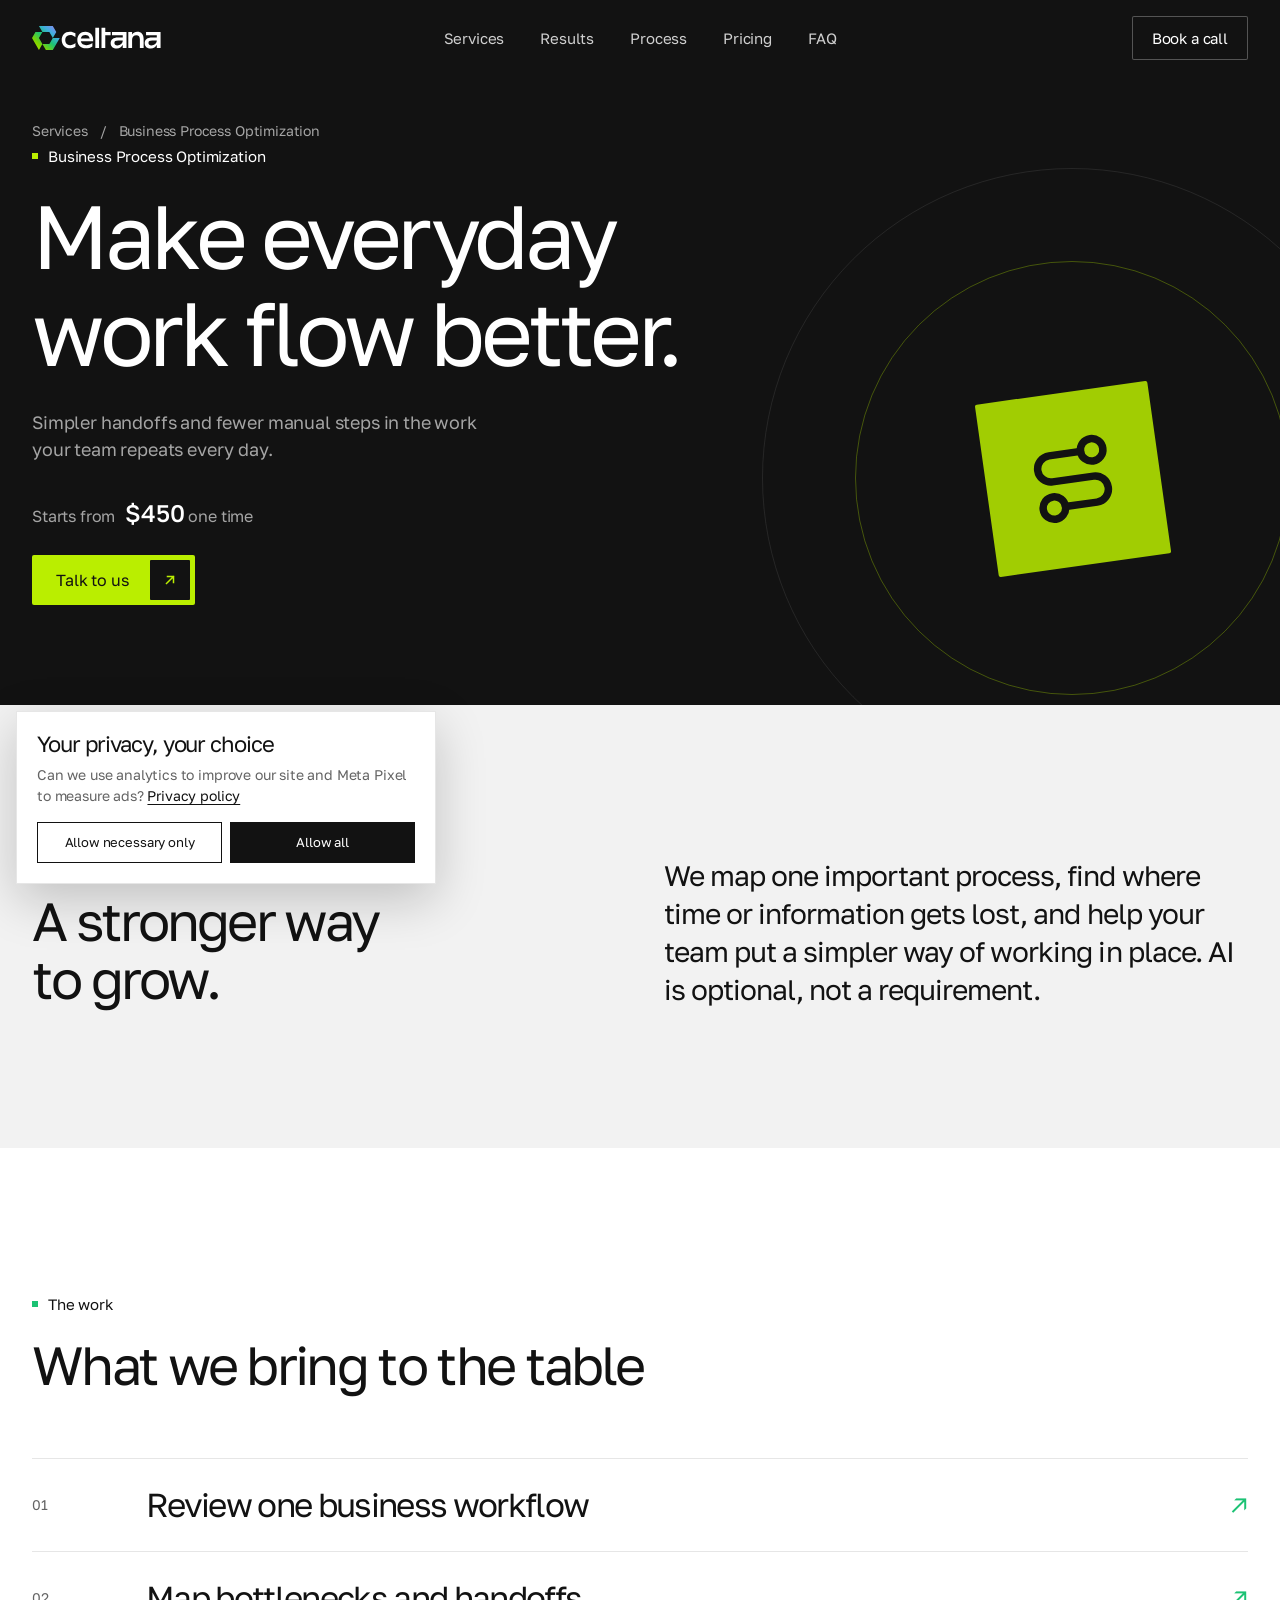
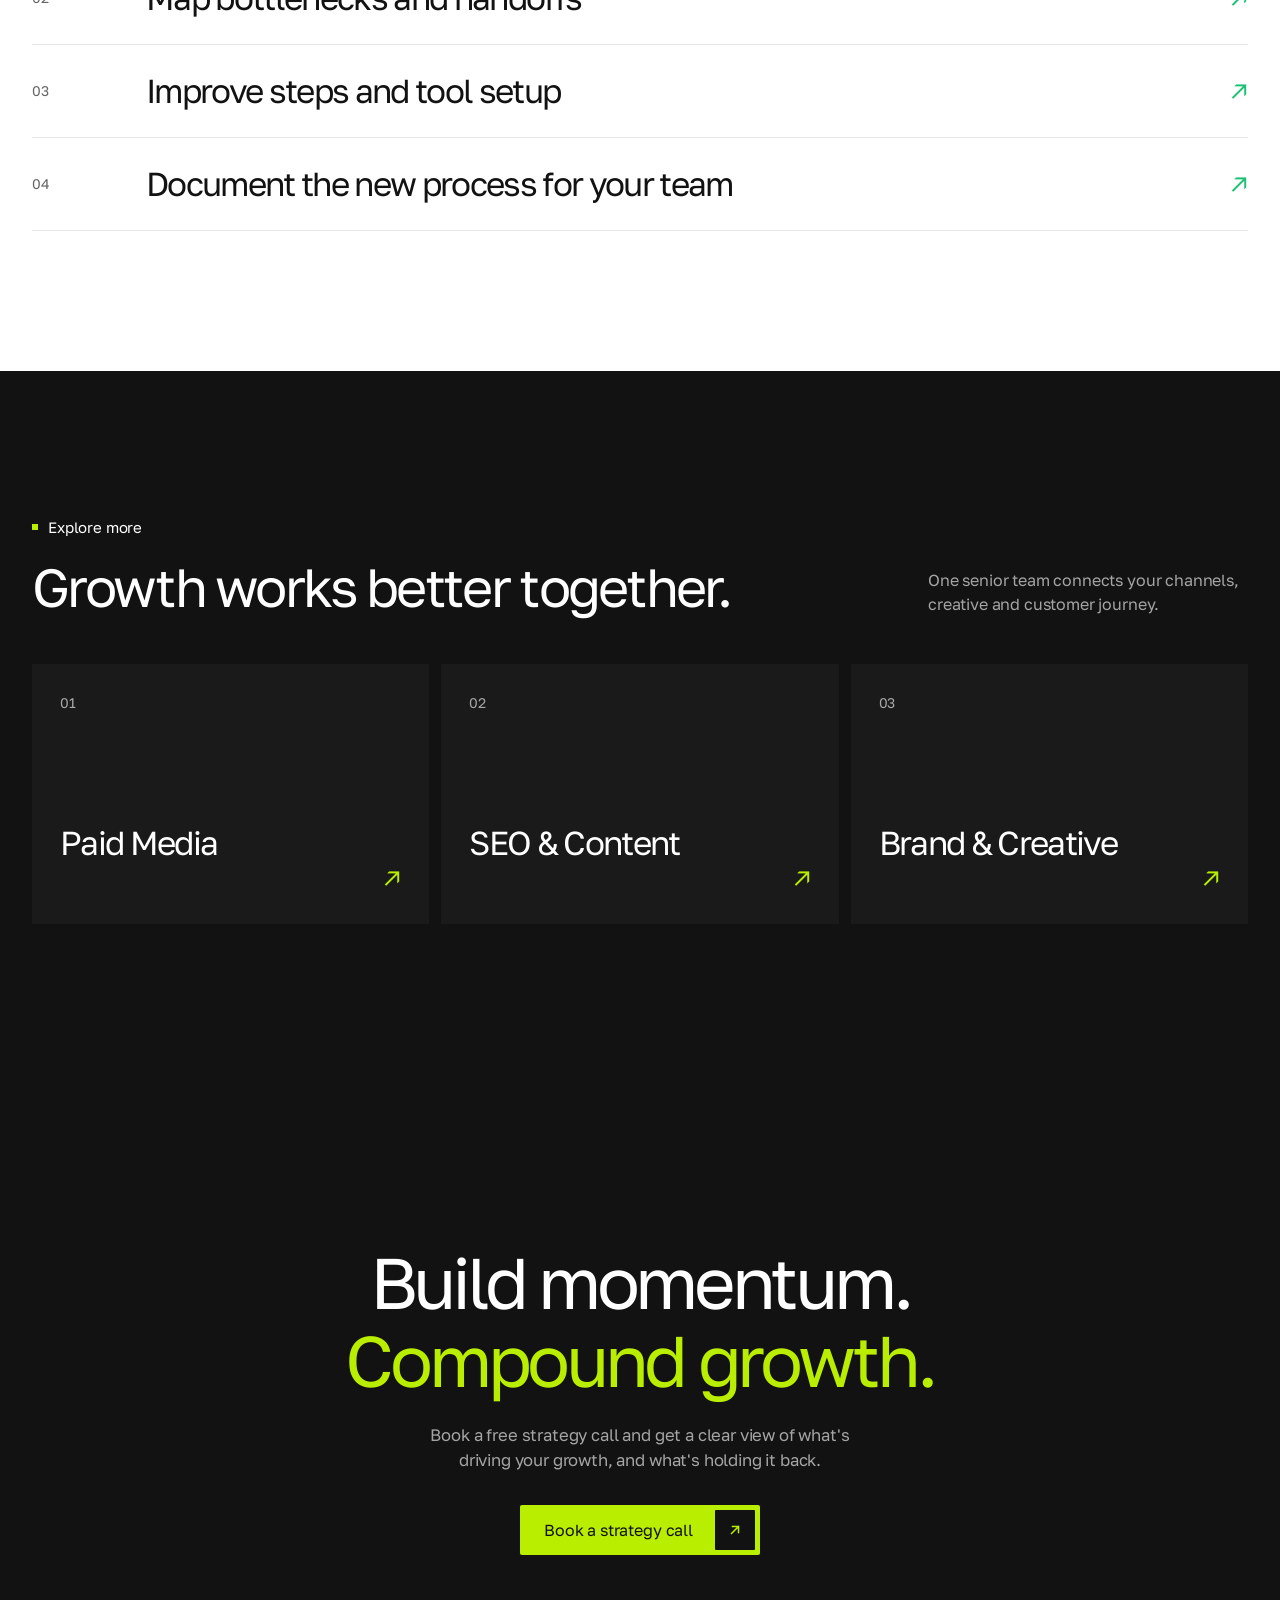
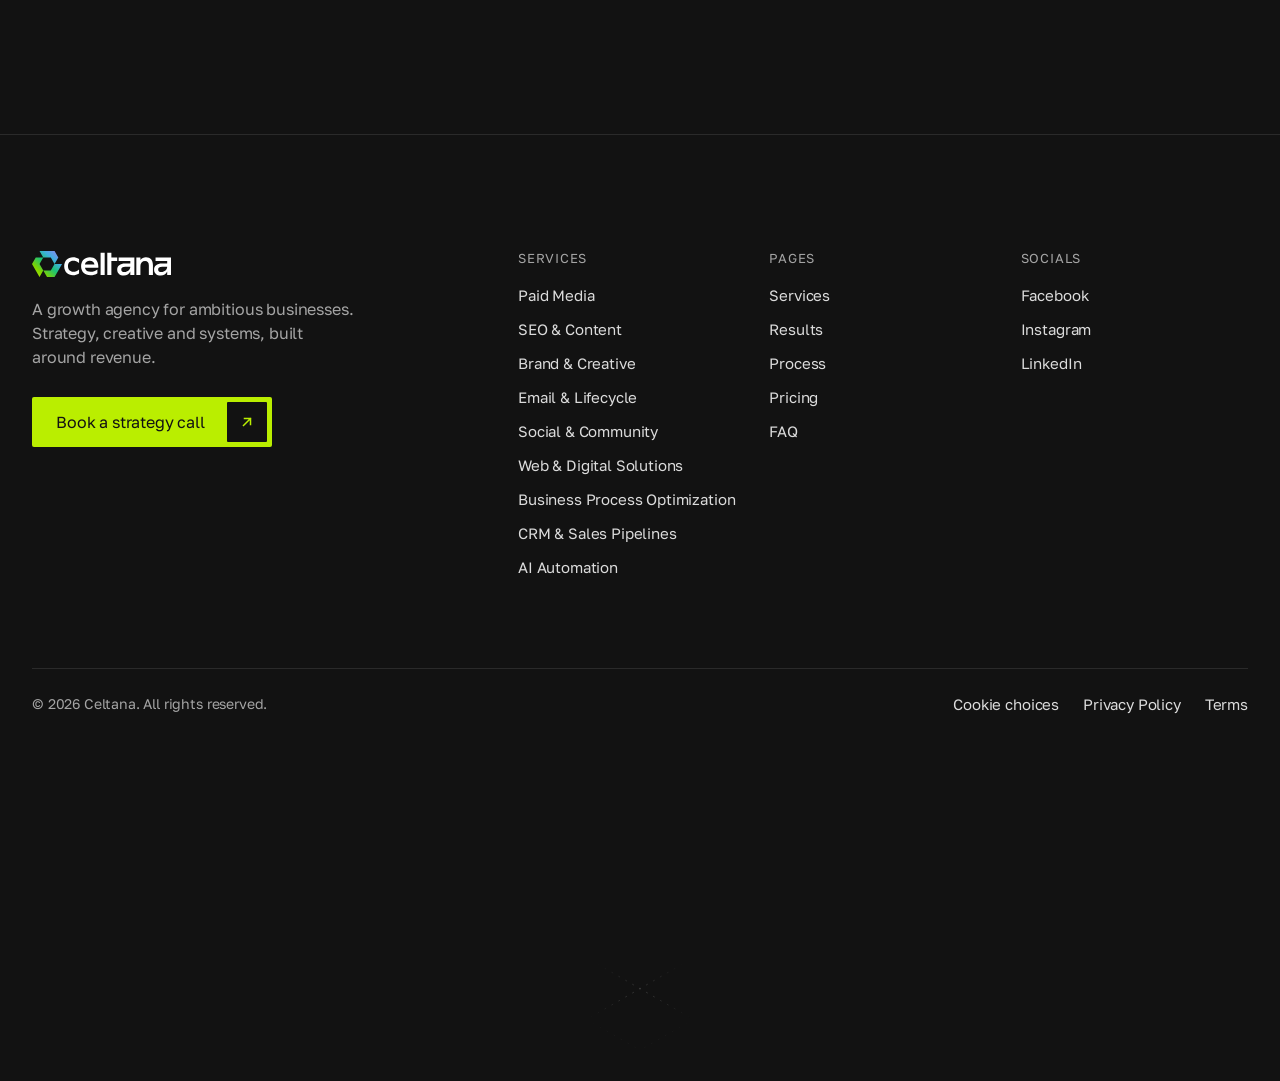
<file: services/process-optimization/index.html>
<!DOCTYPE html><html lang="en" class="no-js"><head><meta charset="utf-8"><meta name="viewport" content="width=device-width, initial-scale=1"><link rel="icon" type="image/svg+xml" href="/favicon.svg"><meta name="generator" content="Astro v7.4.13"><title>Business Process Optimization | Celtana</title><meta name="description" content="We map one important process, find where time or information gets lost, and help your team put a simpler way of working in place. AI is optional, not a requirement."><link rel="canonical" href="https://www.celtana.io/services/process-optimization/"><meta property="og:type" content="website"><meta property="og:site_name" content="Celtana"><meta property="og:title" content="Business Process Optimization | Celtana"><meta property="og:description" content="We map one important process, find where time or information gets lost, and help your team put a simpler way of working in place. AI is optional, not a requirement."><meta property="og:url" content="https://www.celtana.io/services/process-optimization/"><meta name="theme-color" content="#121212"><script>
      const consentKey = "celtana-consent";
      let started = {};
      function applyConsent(choices) {
        if (choices.analytics && !started.analytics) {
          started.analytics = true;
          document.dispatchEvent(new Event("celtana:analytics-consent"));
          window.dataLayer = window.dataLayer || [];
          window.gtag = function () { dataLayer.push(arguments); };
          gtag("js", new Date());
          gtag("config", "G-VMSF169Z6F");
          const tag = document.createElement("script");
          tag.async = true;
          tag.src = "https://www.googletagmanager.com/gtag/js?id=G-VMSF169Z6F";
          document.head.append(tag);
        }
        if (choices.marketing && !started.marketing) {
          started.marketing = true;
          // Meta Pixel Code: load only after marketing consent.
          !function(f,b,e,v,n,t,s){if(f.fbq)return;n=f.fbq=function(){n.callMethod?n.callMethod.apply(n,arguments):n.queue.push(arguments)};if(!f._fbq)f._fbq=n;n.push=n;n.loaded=!0;n.version="2.0";n.queue=[];t=b.createElement(e);t.async=!0;t.src=v;s=b.getElementsByTagName(e)[0];s.parentNode.insertBefore(t,s)}(window,document,"script","https://connect.facebook.net/en_US/fbevents.js");
          fbq("init", "1700839084925070");
          fbq("track", "PageView");
          if (location.pathname.startsWith("/services/") && location.pathname !== "/services/") fbq("track", "ViewContent");
        }
      }
      try { const saved = JSON.parse(localStorage.getItem(consentKey)); if (saved) applyConsent(saved); } catch (_) {}
      document.addEventListener("DOMContentLoaded", () => {
        const panel = document.querySelector("[data-consent]");
        if (!localStorage.getItem(consentKey)) panel.hidden = false;
        document.querySelector("[data-consent-open]").addEventListener("click", () => { panel.hidden = false; });
        panel.addEventListener("click", (event) => {
          const action = event.target.closest("[data-consent-action]")?.dataset.consentAction;
          if (!action) return;
          const choices = action === "all" ? { analytics: true, marketing: true } : { analytics: false, marketing: false };
          let previous;
          try { previous = JSON.parse(localStorage.getItem(consentKey)); } catch (_) {}
          localStorage.setItem(consentKey, JSON.stringify(choices));
          panel.hidden = true;
          if ((previous?.analytics && !choices.analytics) || (previous?.marketing && !choices.marketing)) {
            document.cookie.split(";").forEach((part) => {
              const name = part.trim().split("=")[0];
              if (/^(_ga|_fbp|_fbc)/.test(name)) document.cookie = name + "=; Max-Age=0; Path=/";
            });
            location.reload();
          } else applyConsent(choices);
        });
      });
    </script><script>(function(){const apiKey = "phc_oPhG6ijaEAtDqSktFjMzgSo6GkRa7Hy32LniMuphGLwL";
const apiHost = "https://us.i.posthog.com";

  function startPostHog() {
  !function(t,e){var o,n,p,r;e.__SV||(window.posthog=e,e._i=[],e.init=function(i,s,a){function g(t,e){var o=e.split(".");2==o.length&&(t=t[o[0]],e=o[1]),t[e]=function(){t.push([e].concat(Array.prototype.slice.call(arguments,0)))}}(p=t.createElement("script")).type="text/javascript",p.crossOrigin="anonymous",p.async=!0,p.src=s.api_host.replace(".i.posthog.com","-assets.i.posthog.com")+"/static/array.js",(r=t.getElementsByTagName("script")[0]).parentNode.insertBefore(p,r);var u=e;for(void 0!==a?u=e[a]=[]:a="posthog",u.people=u.people||[],Object.defineProperty(u,"toString",{configurable:!0,enumerable:!0,writable:!0,value:function(t){var e="posthog";return"posthog"!==a&&(e+="."+a),t||(e+=" (stub)"),e}}),Object.defineProperty(u.people,"toString",{configurable:!0,enumerable:!0,writable:!0,value:function(){return u.toString(1)+".people (stub)"}}),o="capture identify alias people.set people.set_once set_config register register_once unregister opt_out_capturing has_opted_out_capturing opt_in_capturing reset isFeatureEnabled onFeatureFlags getFeatureFlag getFeatureFlagPayload reloadFeatureFlags group updateEarlyAccessFeatureEnrollment getEarlyAccessFeatures getActiveMatchingSurveys getSurveys getNextSurveyStep onSessionId".split(" "),n=0;n<o.length;n++)g(u,o[n]);e._i.push([i,s,a])},e.__SV=1)}(document,window.posthog||[]);

  posthog.init(apiKey, {
    api_host: apiHost,
    defaults: "2026-08-30",
    cookieless_mode: "always",
    person_profiles: "never",
    autocapture: false,
    capture_pageview: true,
    disable_session_recording: true,
  });

  document.addEventListener("click", (event) => {
    const link = event.target instanceof Element && event.target.closest("[data-posthog-event]");
    if (link) posthog.capture(link.getAttribute("data-posthog-event"));
  });
  }
  document.addEventListener("celtana:analytics-consent", startPostHog, { once: true });
  try { if (JSON.parse(localStorage.getItem("celtana-consent"))?.analytics) startPostHog(); } catch (_) {}
})();</script><link rel="preconnect" href="https://fonts.googleapis.com"><link rel="preconnect" href="https://fonts.gstatic.com" crossorigin><link href="https://fonts.googleapis.com/css2?family=Golos+Text:wght@400;500&display=swap" rel="stylesheet"><script>document.documentElement.classList.remove("no-js");</script><link rel="stylesheet" href="/_astro/Footer.D3UJprCQ.css"><style>.cta[data-astro-cid-f3wvl5jl]{isolation:isolate;text-align:center;padding-block:clamp(120px,14vw,200px);position:relative;overflow:hidden}.inner[data-astro-cid-f3wvl5jl]{justify-items:center;gap:24px;display:grid}h2[data-astro-cid-f3wvl5jl]{letter-spacing:-.06em;max-width:14ch;font-size:clamp(40px,5.6vw,80px)}em[data-astro-cid-f3wvl5jl]{color:var(--accent);font-style:normal}p[data-astro-cid-f3wvl5jl]{color:var(--muted-on-dark);max-width:44ch;margin-bottom:8px;font-size:clamp(16px,1.3vw,18px)}
.service-hero[data-astro-cid-njl2q4gy]{min-height:680px;padding-block:120px 100px;overflow:hidden}.hero-inner[data-astro-cid-njl2q4gy]{flex-direction:column;justify-content:space-between;min-height:460px;display:flex;position:relative}.eyebrow[data-astro-cid-njl2q4gy]{color:var(--muted-on-dark);align-items:center;gap:12px;font-size:14px;display:flex}.eyebrow[data-astro-cid-njl2q4gy] a[data-astro-cid-njl2q4gy]:hover{color:var(--accent)}.hero-copy[data-astro-cid-njl2q4gy]{z-index:1;max-width:850px;position:relative}.hero-copy[data-astro-cid-njl2q4gy] h1[data-astro-cid-njl2q4gy]{max-width:12ch;font-size:clamp(54px,7vw,100px)}.hero-copy[data-astro-cid-njl2q4gy] p[data-astro-cid-njl2q4gy]{max-width:42ch;color:var(--muted-on-dark);margin-block:28px 32px;font-size:clamp(17px,1.4vw,20px)}.service-price[data-astro-cid-njl2q4gy]{color:var(--muted-on-dark);margin-bottom:24px}.service-price[data-astro-cid-njl2q4gy] strong[data-astro-cid-njl2q4gy]{color:var(--white);margin-left:6px;font-size:24px;font-weight:500}.hero-art[data-astro-cid-njl2q4gy]{aspect-ratio:1;opacity:.85;place-items:center;width:min(50vw,620px);display:grid;position:absolute;top:10%;right:-8%}.art-icon[data-astro-cid-njl2q4gy]{z-index:1;aspect-ratio:1;background:var(--accent);width:28%;color:var(--dark);border-radius:2px;place-items:center;display:grid;position:relative;transform:rotate(-8deg)}.art-ring[data-astro-cid-njl2q4gy]{aspect-ratio:1;border:1px solid #baee005c;border-radius:50%;width:70%;position:absolute}.art-ring[data-astro-cid-njl2q4gy]:last-child{border-color:var(--line-dark);width:100%}.intro-grid[data-astro-cid-njl2q4gy]{grid-template-columns:1fr 1fr;align-items:end;gap:48px;display:grid}.intro-grid[data-astro-cid-njl2q4gy]>p[data-astro-cid-njl2q4gy]{letter-spacing:-.035em;max-width:40ch;font-size:clamp(20px,2.2vw,30px);line-height:1.35}.work[data-astro-cid-njl2q4gy]{background:var(--white)}.work-head[data-astro-cid-njl2q4gy]{margin-bottom:clamp(40px,5vw,72px)}ol[data-astro-cid-njl2q4gy]{margin:0;padding:0;list-style:none}li[data-astro-cid-njl2q4gy]{border-top:1px solid var(--line);grid-template-columns:90px 1fr auto;align-items:center;gap:24px;padding:28px 0;display:grid}li[data-astro-cid-njl2q4gy]:last-child{border-bottom:1px solid var(--line)}.number[data-astro-cid-njl2q4gy]{color:var(--muted);font-size:14px}li[data-astro-cid-njl2q4gy] h3[data-astro-cid-njl2q4gy]{font-size:clamp(22px,2.6vw,36px)}.mark[data-astro-cid-njl2q4gy]{color:var(--emerald);font-size:24px}.next-head[data-astro-cid-njl2q4gy]{justify-content:space-between;align-items:end;gap:32px;margin-bottom:48px;display:flex}.next-head[data-astro-cid-njl2q4gy] p[data-astro-cid-njl2q4gy]{max-width:32ch;color:var(--muted-on-dark)}.next-grid[data-astro-cid-njl2q4gy]{grid-template-columns:repeat(3,1fr);gap:12px;display:grid}.next-card[data-astro-cid-njl2q4gy]{background:var(--dark-2);flex-direction:column;align-items:flex-start;min-height:260px;padding:28px;transition:background .3s;display:flex}.next-card[data-astro-cid-njl2q4gy]:hover{background:var(--dark-3)}.next-card[data-astro-cid-njl2q4gy] h3[data-astro-cid-njl2q4gy]{margin-top:auto;font-size:clamp(24px,2.6vw,36px)}.next-card[data-astro-cid-njl2q4gy] .number[data-astro-cid-njl2q4gy]{color:var(--muted-on-dark)}.arrow[data-astro-cid-njl2q4gy]{color:var(--accent);align-self:flex-end;font-size:24px}@media (width<=760px){.service-hero[data-astro-cid-njl2q4gy]{min-height:660px}.hero-art[data-astro-cid-njl2q4gy]{opacity:.35;width:65vw;top:0;right:-24%}.intro-grid[data-astro-cid-njl2q4gy],.next-grid[data-astro-cid-njl2q4gy]{grid-template-columns:1fr}.next-head[data-astro-cid-njl2q4gy]{display:block}.next-head[data-astro-cid-njl2q4gy] p[data-astro-cid-njl2q4gy]{margin-top:20px}.next-card[data-astro-cid-njl2q4gy]{min-height:180px}li[data-astro-cid-njl2q4gy]{grid-template-columns:44px 1fr auto;gap:12px}}
</style></head><body><header class="header" data-header data-astro-cid-kgevm5mn><div class="container inner" data-astro-cid-kgevm5mn><a href="/" class="brand" data-astro-cid-kgevm5mn><svg viewBox="0 0 958.89 179.00" role="img" aria-label="Celtana home" xmlns="http://www.w3.org/2000/svg"><defs><linearGradient id="cg-mti3iw" x1="0" y1="1" x2="1" y2="0"><stop offset="0" stop-color="#BAEE00"></stop><stop offset=".25" stop-color="#7ED300"></stop><stop offset=".5" stop-color="#1CC274"></stop><stop offset=".7" stop-color="#3FAEDD"></stop><stop offset="1" stop-color="#A47DF7"></stop></linearGradient></defs><path fill="url(#cg-mti3iw)" fill-rule="evenodd" d="M51.73 0.00L77.63 44.75L25.87 44.75L0.00 89.50L51.73 179.00L77.63 134.25L103.50 179.00L155.26 179.00L207.00 89.50L155.26 89.50L181.13 44.75L155.26 0.00L51.73 0.00ZM77.63 44.75L129.37 44.75L155.26 89.50L129.37 134.25L77.63 134.25L51.73 89.50L77.63 44.75Z"></path><path fill="currentColor" fill-rule="evenodd" d="M323.97 54.54L323.97 82.58C309.94 70.56 297.91 66.55 283.87 66.55C259.81 66.55 247.78 82.58 247.78 104.60C247.78 126.63 261.82 142.65 283.87 142.65C299.91 142.65 311.94 136.65 323.97 126.63L323.97 154.67C309.94 162.68 297.91 166.68 281.87 166.68C245.78 166.68 221.72 140.65 221.72 104.60C221.72 68.56 245.78 42.52 281.87 42.52C297.91 42.52 309.94 46.53 323.97 54.54Z M456.31 114.62L364.08 114.62C368.09 134.64 384.13 142.65 404.18 142.65C422.22 142.65 436.26 136.65 450.29 126.63L450.29 152.67C438.26 162.68 420.22 166.68 402.17 166.68C362.07 166.68 338.01 140.65 338.01 104.60C338.01 68.56 362.07 42.52 398.16 42.52C436.26 42.52 460.32 68.56 456.31 114.62ZM364.08 92.59L430.24 92.59C426.23 74.57 416.21 66.55 398.16 66.55C380.12 66.55 368.09 74.57 364.08 92.59Z M472.35 12.48L500.42 12.48L500.42 164.68L472.35 164.68L472.35 12.48Z M518.47 12.48L546.54 12.48L546.54 44.53L586.64 44.53L586.64 68.56L546.54 68.56L546.54 164.68L518.47 164.68L518.47 12.48Z M596.67 44.53L704.94 44.53L704.94 164.68L676.87 164.68L676.87 140.65C668.85 158.67 652.81 168.69 632.76 168.69C604.69 168.69 586.64 152.67 586.64 128.64C586.64 102.60 606.69 86.58 640.78 86.58L676.87 86.58L676.87 68.56L596.67 68.56L596.67 44.53ZM676.87 108.61L642.78 108.61C622.73 108.61 614.71 114.62 614.71 126.63C614.71 138.65 622.73 144.66 636.77 144.66C658.82 144.66 676.87 128.64 676.87 108.61Z M718.37 44.53L746.44 44.53L746.44 62.55C756.47 48.53 768.50 42.52 784.54 42.52C816.62 42.52 832.66 62.55 832.66 96.59L832.66 164.68L804.59 164.68L804.59 100.60C804.59 78.57 796.57 68.56 778.52 68.56C758.47 68.56 746.44 82.58 746.44 102.60L746.44 164.68L718.37 164.68L718.37 44.53Z M850.62 44.53L958.89 44.53L958.89 164.68L930.82 164.68L930.82 140.65C922.80 158.67 906.76 168.69 886.71 168.69C858.64 168.69 840.60 152.67 840.60 128.64C840.60 102.60 860.65 86.58 894.73 86.58L930.82 86.58L930.82 68.56L850.62 68.56L850.62 44.53ZM930.82 108.61L896.74 108.61C876.69 108.61 868.67 114.62 868.67 126.63C868.67 138.65 876.69 144.66 890.72 144.66C912.78 144.66 930.82 128.64 930.82 108.61Z"></path></svg></a><nav aria-label="Primary" data-astro-cid-kgevm5mn><ul data-astro-cid-kgevm5mn><li data-astro-cid-kgevm5mn><a href="/#services" data-astro-cid-kgevm5mn>Services</a></li><li data-astro-cid-kgevm5mn><a href="/#results" data-astro-cid-kgevm5mn>Results</a></li><li data-astro-cid-kgevm5mn><a href="/#process" data-astro-cid-kgevm5mn>Process</a></li><li data-astro-cid-kgevm5mn><a href="/#pricing" data-astro-cid-kgevm5mn>Pricing</a></li><li data-astro-cid-kgevm5mn><a href="/#faq" data-astro-cid-kgevm5mn>FAQ</a></li></ul></nav><div class="end" data-astro-cid-kgevm5mn><a class="btn btn-outline nav-cta" href="https://calendly.com/celtana/strategy-call" data-posthog-event="booking_link_clicked" target="_blank" rel="noopener"><span>Book a call</span></a><button class="menu-btn" type="button" aria-expanded="false" aria-controls="mobile-nav" aria-label="Open menu" data-astro-cid-kgevm5mn><span data-astro-cid-kgevm5mn></span><span data-astro-cid-kgevm5mn></span></button></div></div><div class="mobile-nav" id="mobile-nav" hidden data-astro-cid-kgevm5mn><ul data-astro-cid-kgevm5mn><li data-astro-cid-kgevm5mn><a href="/#services" data-astro-cid-kgevm5mn>Services</a></li><li data-astro-cid-kgevm5mn><a href="/#results" data-astro-cid-kgevm5mn>Results</a></li><li data-astro-cid-kgevm5mn><a href="/#process" data-astro-cid-kgevm5mn>Process</a></li><li data-astro-cid-kgevm5mn><a href="/#pricing" data-astro-cid-kgevm5mn>Pricing</a></li><li data-astro-cid-kgevm5mn><a href="/#faq" data-astro-cid-kgevm5mn>FAQ</a></li></ul></div></header><script type="module">var e=document.querySelector(`[data-header]`),t=document.querySelector(`.menu-btn`),n=document.getElementById(`mobile-nav`);if(e){let t=window.scrollY,r=()=>{let r=window.scrollY;e.classList.toggle(`is-scrolled`,r>24),e.classList.toggle(`is-hidden`,r>400&&r>t&&n?.hidden!==!1),t=r};r(),window.addEventListener(`scroll`,r,{passive:!0})}if(t&&n){let e=e=>{t.setAttribute(`aria-expanded`,String(e)),n.hidden=!e};t.addEventListener(`click`,()=>e(n.hidden)),n.querySelectorAll(`a`).forEach(t=>t.addEventListener(`click`,()=>e(!1)))}</script><main data-astro-cid-njl2q4gy><section class="service-hero dark" id="top" data-astro-cid-njl2q4gy><div class="container hero-inner" data-astro-cid-njl2q4gy><div class="eyebrow" data-astro-cid-njl2q4gy><a href="/#services" data-astro-cid-njl2q4gy>Services</a><span aria-hidden="true" data-astro-cid-njl2q4gy>/</span><span data-astro-cid-njl2q4gy>Business Process Optimization</span></div><div class="hero-copy" data-astro-cid-njl2q4gy><span class="label" data-astro-cid-njl2q4gy>Business Process Optimization</span><h1 data-astro-cid-njl2q4gy>Make everyday work flow better.</h1><p data-astro-cid-njl2q4gy>Simpler handoffs and fewer manual steps in the work your team repeats every day.</p><div class="service-price" data-astro-cid-njl2q4gy>Starts from <strong data-astro-cid-njl2q4gy>$450</strong> <span data-astro-cid-njl2q4gy>one time</span></div><a class="btn" href="https://calendly.com/celtana/strategy-call" data-posthog-event="booking_link_clicked" target="_blank" rel="noopener"><span>Talk to us</span><span class="arrow" aria-hidden="true"><svg width="14" height="14" viewBox="0 0 14 14" fill="none"><path d="M3.5 10.5l7-7M4.5 3.5h6v6" stroke="currentColor" stroke-width="1.5" stroke-linecap="square"></path></svg><svg width="14" height="14" viewBox="0 0 14 14" fill="none"><path d="M3.5 10.5l7-7M4.5 3.5h6v6" stroke="currentColor" stroke-width="1.5" stroke-linecap="square"></path></svg></span></a></div><div class="hero-art" aria-hidden="true" data-astro-cid-njl2q4gy><span class="art-icon" data-astro-cid-njl2q4gy><style>astro-island,astro-slot,astro-static-slot{display:contents}</style><script>(function(){let e=(e,t,n)=>{let r=async()=>{await(await e())()},i=typeof t.value==`object`?t.value:void 0,a={rootMargin:i==null?void 0:i.rootMargin},o=new IntersectionObserver(e=>{for(let t of e)if(t.isIntersecting){o.disconnect(),r();break}},a);for(let e of n.children)o.observe(e)};(self.Astro||(self.Astro={})).visible=e,window.dispatchEvent(new Event(`astro:visible`))})();</script><script>(function(){function e(t){"@babel/helpers - typeof";return e=typeof Symbol==`function`&&typeof Symbol.iterator==`symbol`?function(e){return typeof e}:function(e){return e&&typeof Symbol==`function`&&e.constructor===Symbol&&e!==Symbol.prototype?`symbol`:typeof e},e(t)}function t(t,n){if(e(t)!=`object`||!t)return t;var r;if(typeof Symbol<`u`&&(r=t[Symbol.toPrimitive])!==void 0){var i=r.call(t,n||`default`);if(e(i)!=`object`)return i;throw TypeError(`@@toPrimitive must return a primitive value.`)}return(n===`string`?String:Number)(t)}function n(n){var r=t(n,`string`);return e(r)==`symbol`?r:r+``}function r(e,t,r){return(t=n(t))in e?Object.defineProperty(e,t,{value:r,enumerable:!0,configurable:!0,writable:!0}):e[t]=r,e}let i=/* @__PURE__ */ new Set([`__proto__`,`constructor`,`prototype`]);{let e={0:e=>a(e),1:e=>n(e),2:e=>new RegExp(e),3:e=>new Date(e),4:e=>new Map(n(e)),5:e=>new Set(n(e)),6:e=>BigInt(e),7:e=>new URL(e),8:e=>new Uint8Array(e),9:e=>new Uint16Array(e),10:e=>new Uint32Array(e),11:e=>1/0*e},t=t=>{let[n,r]=t;return n in e?e[n](r):void 0},n=e=>e.map(t),a=e=>typeof e!=`object`||!e?e:Object.fromEntries(Object.entries(e).map(([e,n])=>[e,t(n)]));class o extends HTMLElement{constructor(...e){super(...e),r(this,`Component`,void 0),r(this,`hydrator`,void 0),r(this,`hydrate`,async()=>{var e;if(!this.hydrator||!this.isConnected)return;let t=(e=this.parentElement)==null?void 0:e.closest(`astro-island[ssr]`);if(t){t.addEventListener(`astro:hydrate`,this.hydrate,{once:!0});return}let n=this.querySelectorAll(`astro-slot`),r={},i=this.querySelectorAll(`template[data-astro-template]`);for(let e of i){let t=e.closest(this.tagName);t!=null&&t.isSameNode(this)&&(r[e.getAttribute(`data-astro-template`)||`default`]=e.innerHTML,e.remove())}for(let e of n){let t=e.closest(this.tagName);t!=null&&t.isSameNode(this)&&(r[e.getAttribute(`name`)||`default`]=e.innerHTML)}let o;try{o=this.hasAttribute(`props`)?a(JSON.parse(this.getAttribute(`props`))):{}}catch(e){let t=this.getAttribute(`component-url`)||`<unknown>`,n=this.getAttribute(`component-export`);throw n&&(t+=` (export ${n})`),console.error(`[hydrate] Error parsing props for component ${t}`,this.getAttribute(`props`),e),e}await this.hydrator(this)(this.Component,o,r,{client:this.getAttribute(`client`)}),this.removeAttribute(`ssr`),this.dispatchEvent(new CustomEvent(`astro:hydrate`))}),r(this,`unmount`,()=>{this.isConnected||this.dispatchEvent(new CustomEvent(`astro:unmount`))})}disconnectedCallback(){document.removeEventListener(`astro:after-swap`,this.unmount),document.addEventListener(`astro:after-swap`,this.unmount,{once:!0})}connectedCallback(){if(!this.hasAttribute(`await-children`)||document.readyState===`interactive`||document.readyState===`complete`)this.childrenConnectedCallback();else{let e=()=>{document.removeEventListener(`DOMContentLoaded`,e),t.disconnect(),this.childrenConnectedCallback()},t=new MutationObserver(()=>{var t;((t=this.lastChild)==null?void 0:t.nodeType)===Node.COMMENT_NODE&&this.lastChild.nodeValue===`astro:end`&&(this.lastChild.remove(),e())});t.observe(this,{childList:!0}),document.addEventListener(`DOMContentLoaded`,e)}}async childrenConnectedCallback(){let e=this.getAttribute(`before-hydration-url`);e&&await import(e),this.start()}getRetryImportUrl(e){let t=new URL(e,document.baseURI);return t.searchParams.set(`astro-retry`,Date.now().toString()),t.toString()}async importWithRetry(e){try{return await import(e)}catch(t){return await new Promise(e=>setTimeout(e,1e3)),import(this.getRetryImportUrl(e))}}handleHydrationError(e){let t=this.getAttribute(`component-url`),n=new CustomEvent(`astro:hydration-error`,{cancelable:!0,bubbles:!0,composed:!0,detail:{error:e,componentUrl:t}});this.dispatchEvent(n)&&console.error(`[astro-island] Error hydrating ${t}`,e)}async start(){let e=JSON.parse(this.getAttribute(`opts`)),t=this.getAttribute(`client`);if(Astro[t]===void 0)window.addEventListener(`astro:${t}`,()=>this.start(),{once:!0});else try{await Astro[t](async()=>{let e=this.getAttribute(`renderer-url`);try{let[t,{default:n}]=await Promise.all([this.importWithRetry(this.getAttribute(`component-url`)),e?this.importWithRetry(e):Promise.resolve({default:()=>()=>{}})]),r=this.getAttribute(`component-export`)||`default`;if(r.includes(`.`)){this.Component=t;for(let e of r.split(`.`)){if(i.has(e)||!this.Component||typeof this.Component!=`object`&&typeof this.Component!=`function`||!Object.hasOwn(this.Component,e))throw Error(`Invalid component export path: ${r}`);this.Component=this.Component[e]}}else{if(i.has(r))throw Error(`Invalid component export path: ${r}`);this.Component=t[r]}return this.hydrator=n,this.hydrate}catch(e){return this.handleHydrationError(e),()=>{}}},e,this)}catch(e){this.handleHydrationError(e)}}attributeChangedCallback(){this.hydrate()}}r(o,`observedAttributes`,[`props`]),customElements.get(`astro-island`)||customElements.define(`astro-island`,o)}})();</script><astro-island uid="ESU2l" prefix="r1" component-url="/_astro/AnimatedIcon.DIKTA9oH.js" component-export="default" renderer-url="/_astro/client.OzTcoKK0.js" props="{&quot;name&quot;:[0,&quot;route&quot;],&quot;size&quot;:[0,90],&quot;data-astro-cid-njl2q4gy&quot;:[0,true]}" ssr client="visible" opts="{&quot;name&quot;:&quot;AnimatedIcon&quot;,&quot;value&quot;:true}" await-children><span aria-hidden="true" style="display:inline-flex"><div class="" style="display:inline-flex"><svg fill="none" height="90" stroke="currentColor" stroke-linecap="round" stroke-linejoin="round" stroke-width="2" viewBox="0 0 24 24" width="90" xmlns="http://www.w3.org/2000/svg"><circle cx="6" cy="19" r="3"></circle><path d="M9 19h8.5a3.5 3.5 0 0 0 0-7h-11a3.5 3.5 0 0 1 0-7H15"></path><circle cx="18" cy="5" r="3"></circle></svg></div></span><!--astro:end--></astro-island></span><span class="art-ring" data-astro-cid-njl2q4gy></span><span class="art-ring" data-astro-cid-njl2q4gy></span></div></div></section><section class="section introduction" data-astro-cid-njl2q4gy><div class="container intro-grid" data-astro-cid-njl2q4gy><div data-reveal data-astro-cid-njl2q4gy><span class="label" data-astro-cid-njl2q4gy>What we do</span><h2 class="h2" data-astro-cid-njl2q4gy>A stronger way<br data-astro-cid-njl2q4gy>to grow.</h2></div><p data-reveal data-astro-cid-njl2q4gy>We map one important process, find where time or information gets lost, and help your team put a simpler way of working in place. AI is optional, not a requirement.</p></div></section><section class="section work" data-astro-cid-njl2q4gy><div class="container" data-astro-cid-njl2q4gy><div class="work-head" data-reveal data-astro-cid-njl2q4gy><span class="label" data-astro-cid-njl2q4gy>The work</span><h2 class="h2" data-astro-cid-njl2q4gy>What we bring to the table</h2></div><ol data-astro-cid-njl2q4gy><li data-reveal data-astro-cid-njl2q4gy><span class="number" data-astro-cid-njl2q4gy>01</span><h3 data-astro-cid-njl2q4gy>Review one business workflow</h3><span class="mark" aria-hidden="true" data-astro-cid-njl2q4gy>↗</span></li><li data-reveal data-astro-cid-njl2q4gy><span class="number" data-astro-cid-njl2q4gy>02</span><h3 data-astro-cid-njl2q4gy>Map bottlenecks and handoffs</h3><span class="mark" aria-hidden="true" data-astro-cid-njl2q4gy>↗</span></li><li data-reveal data-astro-cid-njl2q4gy><span class="number" data-astro-cid-njl2q4gy>03</span><h3 data-astro-cid-njl2q4gy>Improve steps and tool setup</h3><span class="mark" aria-hidden="true" data-astro-cid-njl2q4gy>↗</span></li><li data-reveal data-astro-cid-njl2q4gy><span class="number" data-astro-cid-njl2q4gy>04</span><h3 data-astro-cid-njl2q4gy>Document the new process for your team</h3><span class="mark" aria-hidden="true" data-astro-cid-njl2q4gy>↗</span></li></ol></div></section><section class="section next dark" data-astro-cid-njl2q4gy><div class="container" data-astro-cid-njl2q4gy><div class="next-head" data-reveal data-astro-cid-njl2q4gy><div data-astro-cid-njl2q4gy><span class="label" data-astro-cid-njl2q4gy>Explore more</span><h2 class="h2" data-astro-cid-njl2q4gy>Growth works better together.</h2></div><p data-astro-cid-njl2q4gy>One senior team connects your channels, creative and customer journey.</p></div><div class="next-grid" data-astro-cid-njl2q4gy><a href="/services/paid-media/" class="next-card" data-reveal data-astro-cid-njl2q4gy><span class="number" data-astro-cid-njl2q4gy>01</span><h3 data-astro-cid-njl2q4gy>Paid Media</h3><span class="arrow" aria-hidden="true" data-astro-cid-njl2q4gy>↗</span></a><a href="/services/seo-content/" class="next-card" data-reveal data-astro-cid-njl2q4gy><span class="number" data-astro-cid-njl2q4gy>02</span><h3 data-astro-cid-njl2q4gy>SEO &amp; Content</h3><span class="arrow" aria-hidden="true" data-astro-cid-njl2q4gy>↗</span></a><a href="/services/brand-creative/" class="next-card" data-reveal data-astro-cid-njl2q4gy><span class="number" data-astro-cid-njl2q4gy>03</span><h3 data-astro-cid-njl2q4gy>Brand &amp; Creative</h3><span class="arrow" aria-hidden="true" data-astro-cid-njl2q4gy>↗</span></a></div></div></section><section class="cta dark" data-astro-cid-f3wvl5jl><div class="container inner" data-reveal data-astro-cid-f3wvl5jl><h2 data-astro-cid-f3wvl5jl>Build momentum. <em data-astro-cid-f3wvl5jl>Compound growth.</em></h2><p data-astro-cid-f3wvl5jl>Book a free strategy call and get a clear view of what's driving your growth, and what's holding it back.</p><a class="btn" href="https://calendly.com/celtana/strategy-call" data-posthog-event="booking_link_clicked" target="_blank" rel="noopener"><span>Book a strategy call</span><span class="arrow" aria-hidden="true"><svg width="14" height="14" viewBox="0 0 14 14" fill="none"><path d="M3.5 10.5l7-7M4.5 3.5h6v6" stroke="currentColor" stroke-width="1.5" stroke-linecap="square"></path></svg><svg width="14" height="14" viewBox="0 0 14 14" fill="none"><path d="M3.5 10.5l7-7M4.5 3.5h6v6" stroke="currentColor" stroke-width="1.5" stroke-linecap="square"></path></svg></span></a></div></section></main><footer class="footer dark" data-astro-cid-yvkg62gd><div class="container" data-astro-cid-yvkg62gd><div class="top" data-astro-cid-yvkg62gd><div class="about" data-astro-cid-yvkg62gd><svg class="f-logo" viewBox="0 0 958.89 179.00" role="img" aria-label="Celtana" xmlns="http://www.w3.org/2000/svg"><defs><linearGradient id="cg-sjewjv" x1="0" y1="1" x2="1" y2="0"><stop offset="0" stop-color="#BAEE00"></stop><stop offset=".25" stop-color="#7ED300"></stop><stop offset=".5" stop-color="#1CC274"></stop><stop offset=".7" stop-color="#3FAEDD"></stop><stop offset="1" stop-color="#A47DF7"></stop></linearGradient></defs><path fill="url(#cg-sjewjv)" fill-rule="evenodd" d="M51.73 0.00L77.63 44.75L25.87 44.75L0.00 89.50L51.73 179.00L77.63 134.25L103.50 179.00L155.26 179.00L207.00 89.50L155.26 89.50L181.13 44.75L155.26 0.00L51.73 0.00ZM77.63 44.75L129.37 44.75L155.26 89.50L129.37 134.25L77.63 134.25L51.73 89.50L77.63 44.75Z"></path><path fill="currentColor" fill-rule="evenodd" d="M323.97 54.54L323.97 82.58C309.94 70.56 297.91 66.55 283.87 66.55C259.81 66.55 247.78 82.58 247.78 104.60C247.78 126.63 261.82 142.65 283.87 142.65C299.91 142.65 311.94 136.65 323.97 126.63L323.97 154.67C309.94 162.68 297.91 166.68 281.87 166.68C245.78 166.68 221.72 140.65 221.72 104.60C221.72 68.56 245.78 42.52 281.87 42.52C297.91 42.52 309.94 46.53 323.97 54.54Z M456.31 114.62L364.08 114.62C368.09 134.64 384.13 142.65 404.18 142.65C422.22 142.65 436.26 136.65 450.29 126.63L450.29 152.67C438.26 162.68 420.22 166.68 402.17 166.68C362.07 166.68 338.01 140.65 338.01 104.60C338.01 68.56 362.07 42.52 398.16 42.52C436.26 42.52 460.32 68.56 456.31 114.62ZM364.08 92.59L430.24 92.59C426.23 74.57 416.21 66.55 398.16 66.55C380.12 66.55 368.09 74.57 364.08 92.59Z M472.35 12.48L500.42 12.48L500.42 164.68L472.35 164.68L472.35 12.48Z M518.47 12.48L546.54 12.48L546.54 44.53L586.64 44.53L586.64 68.56L546.54 68.56L546.54 164.68L518.47 164.68L518.47 12.48Z M596.67 44.53L704.94 44.53L704.94 164.68L676.87 164.68L676.87 140.65C668.85 158.67 652.81 168.69 632.76 168.69C604.69 168.69 586.64 152.67 586.64 128.64C586.64 102.60 606.69 86.58 640.78 86.58L676.87 86.58L676.87 68.56L596.67 68.56L596.67 44.53ZM676.87 108.61L642.78 108.61C622.73 108.61 614.71 114.62 614.71 126.63C614.71 138.65 622.73 144.66 636.77 144.66C658.82 144.66 676.87 128.64 676.87 108.61Z M718.37 44.53L746.44 44.53L746.44 62.55C756.47 48.53 768.50 42.52 784.54 42.52C816.62 42.52 832.66 62.55 832.66 96.59L832.66 164.68L804.59 164.68L804.59 100.60C804.59 78.57 796.57 68.56 778.52 68.56C758.47 68.56 746.44 82.58 746.44 102.60L746.44 164.68L718.37 164.68L718.37 44.53Z M850.62 44.53L958.89 44.53L958.89 164.68L930.82 164.68L930.82 140.65C922.80 158.67 906.76 168.69 886.71 168.69C858.64 168.69 840.60 152.67 840.60 128.64C840.60 102.60 860.65 86.58 894.73 86.58L930.82 86.58L930.82 68.56L850.62 68.56L850.62 44.53ZM930.82 108.61L896.74 108.61C876.69 108.61 868.67 114.62 868.67 126.63C868.67 138.65 876.69 144.66 890.72 144.66C912.78 144.66 930.82 128.64 930.82 108.61Z"></path></svg><p data-astro-cid-yvkg62gd>A growth agency for ambitious businesses. Strategy, creative and systems, built around revenue.</p><a class="btn book" href="https://calendly.com/celtana/strategy-call" data-posthog-event="booking_link_clicked" target="_blank" rel="noopener"><span>Book a strategy call</span><span class="arrow" aria-hidden="true"><svg width="14" height="14" viewBox="0 0 14 14" fill="none"><path d="M3.5 10.5l7-7M4.5 3.5h6v6" stroke="currentColor" stroke-width="1.5" stroke-linecap="square"></path></svg><svg width="14" height="14" viewBox="0 0 14 14" fill="none"><path d="M3.5 10.5l7-7M4.5 3.5h6v6" stroke="currentColor" stroke-width="1.5" stroke-linecap="square"></path></svg></span></a></div><nav class="cols" aria-label="Footer" data-astro-cid-yvkg62gd><div data-astro-cid-yvkg62gd><h3 data-astro-cid-yvkg62gd>Services</h3><ul data-astro-cid-yvkg62gd><li data-astro-cid-yvkg62gd><a href="/services/paid-media/" data-astro-cid-yvkg62gd>Paid Media</a></li><li data-astro-cid-yvkg62gd><a href="/services/seo-content/" data-astro-cid-yvkg62gd>SEO &amp; Content</a></li><li data-astro-cid-yvkg62gd><a href="/services/brand-creative/" data-astro-cid-yvkg62gd>Brand &amp; Creative</a></li><li data-astro-cid-yvkg62gd><a href="/services/email-lifecycle/" data-astro-cid-yvkg62gd>Email &amp; Lifecycle</a></li><li data-astro-cid-yvkg62gd><a href="/services/social-community/" data-astro-cid-yvkg62gd>Social &amp; Community</a></li><li data-astro-cid-yvkg62gd><a href="/services/conversion-web/" data-astro-cid-yvkg62gd>Web &amp; Digital Solutions</a></li><li data-astro-cid-yvkg62gd><a href="/services/process-optimization/" data-astro-cid-yvkg62gd>Business Process Optimization</a></li><li data-astro-cid-yvkg62gd><a href="/services/crm-sales-pipelines/" data-astro-cid-yvkg62gd>CRM &amp; Sales Pipelines</a></li><li data-astro-cid-yvkg62gd><a href="/services/ai-automation/" data-astro-cid-yvkg62gd>AI Automation</a></li></ul></div><div data-astro-cid-yvkg62gd><h3 data-astro-cid-yvkg62gd>Pages</h3><ul data-astro-cid-yvkg62gd><li data-astro-cid-yvkg62gd><a href="/#services" data-astro-cid-yvkg62gd>Services</a></li><li data-astro-cid-yvkg62gd><a href="/#results" data-astro-cid-yvkg62gd>Results</a></li><li data-astro-cid-yvkg62gd><a href="/#process" data-astro-cid-yvkg62gd>Process</a></li><li data-astro-cid-yvkg62gd><a href="/#pricing" data-astro-cid-yvkg62gd>Pricing</a></li><li data-astro-cid-yvkg62gd><a href="/#faq" data-astro-cid-yvkg62gd>FAQ</a></li></ul></div><div data-astro-cid-yvkg62gd><h3 data-astro-cid-yvkg62gd>Socials</h3><ul data-astro-cid-yvkg62gd><li data-astro-cid-yvkg62gd><a href="https://web.facebook.com/celtana.io/" data-astro-cid-yvkg62gd>Facebook</a></li><li data-astro-cid-yvkg62gd><a href="https://www.instagram.com/celtana.io/" data-astro-cid-yvkg62gd>Instagram</a></li><li data-astro-cid-yvkg62gd><a href="https://www.linkedin.com/company/celtana-io/" data-astro-cid-yvkg62gd>LinkedIn</a></li></ul></div></nav></div><div class="bottom" data-astro-cid-yvkg62gd><span data-astro-cid-yvkg62gd>© 2026 Celtana. All rights reserved.</span><div class="legal" data-astro-cid-yvkg62gd><button type="button" data-consent-open data-astro-cid-yvkg62gd>Cookie choices</button><a href="/privacy/" data-astro-cid-yvkg62gd>Privacy Policy</a><a href="/terms/" data-astro-cid-yvkg62gd>Terms</a></div></div></div><div class="chart" data-astro-cid-yvkg62gd><div class="blocks-chart" aria-hidden="true" data-astro-cid-i5zgjwo4><canvas data-blocks-chart data-mode="wave" data-astro-cid-i5zgjwo4></canvas></div><script type="module" src="/_astro/BlocksChart.astro_astro_type_script_index_0_lang.DUdlTAFC.js"></script></div></footer><aside class="consent-panel" data-consent hidden aria-label="Cookie choices"><h2>Your privacy, your choice</h2><p>Can we use analytics to improve our site and Meta Pixel to measure ads? <a href="/privacy/">Privacy policy</a></p><div class="consent-actions"><button type="button" data-consent-action="reject">Allow necessary only</button><button type="button" data-consent-action="all">Allow all</button></div></aside><script type="module">var e=new IntersectionObserver(t=>{for(let n of t)n.isIntersecting&&(n.target.classList.add(`is-in`),e.unobserve(n.target))},{rootMargin:`0px 0px -10% 0px`,threshold:.08});document.querySelectorAll(`[data-reveal]`).forEach(t=>e.observe(t));</script></body></html>
</file>
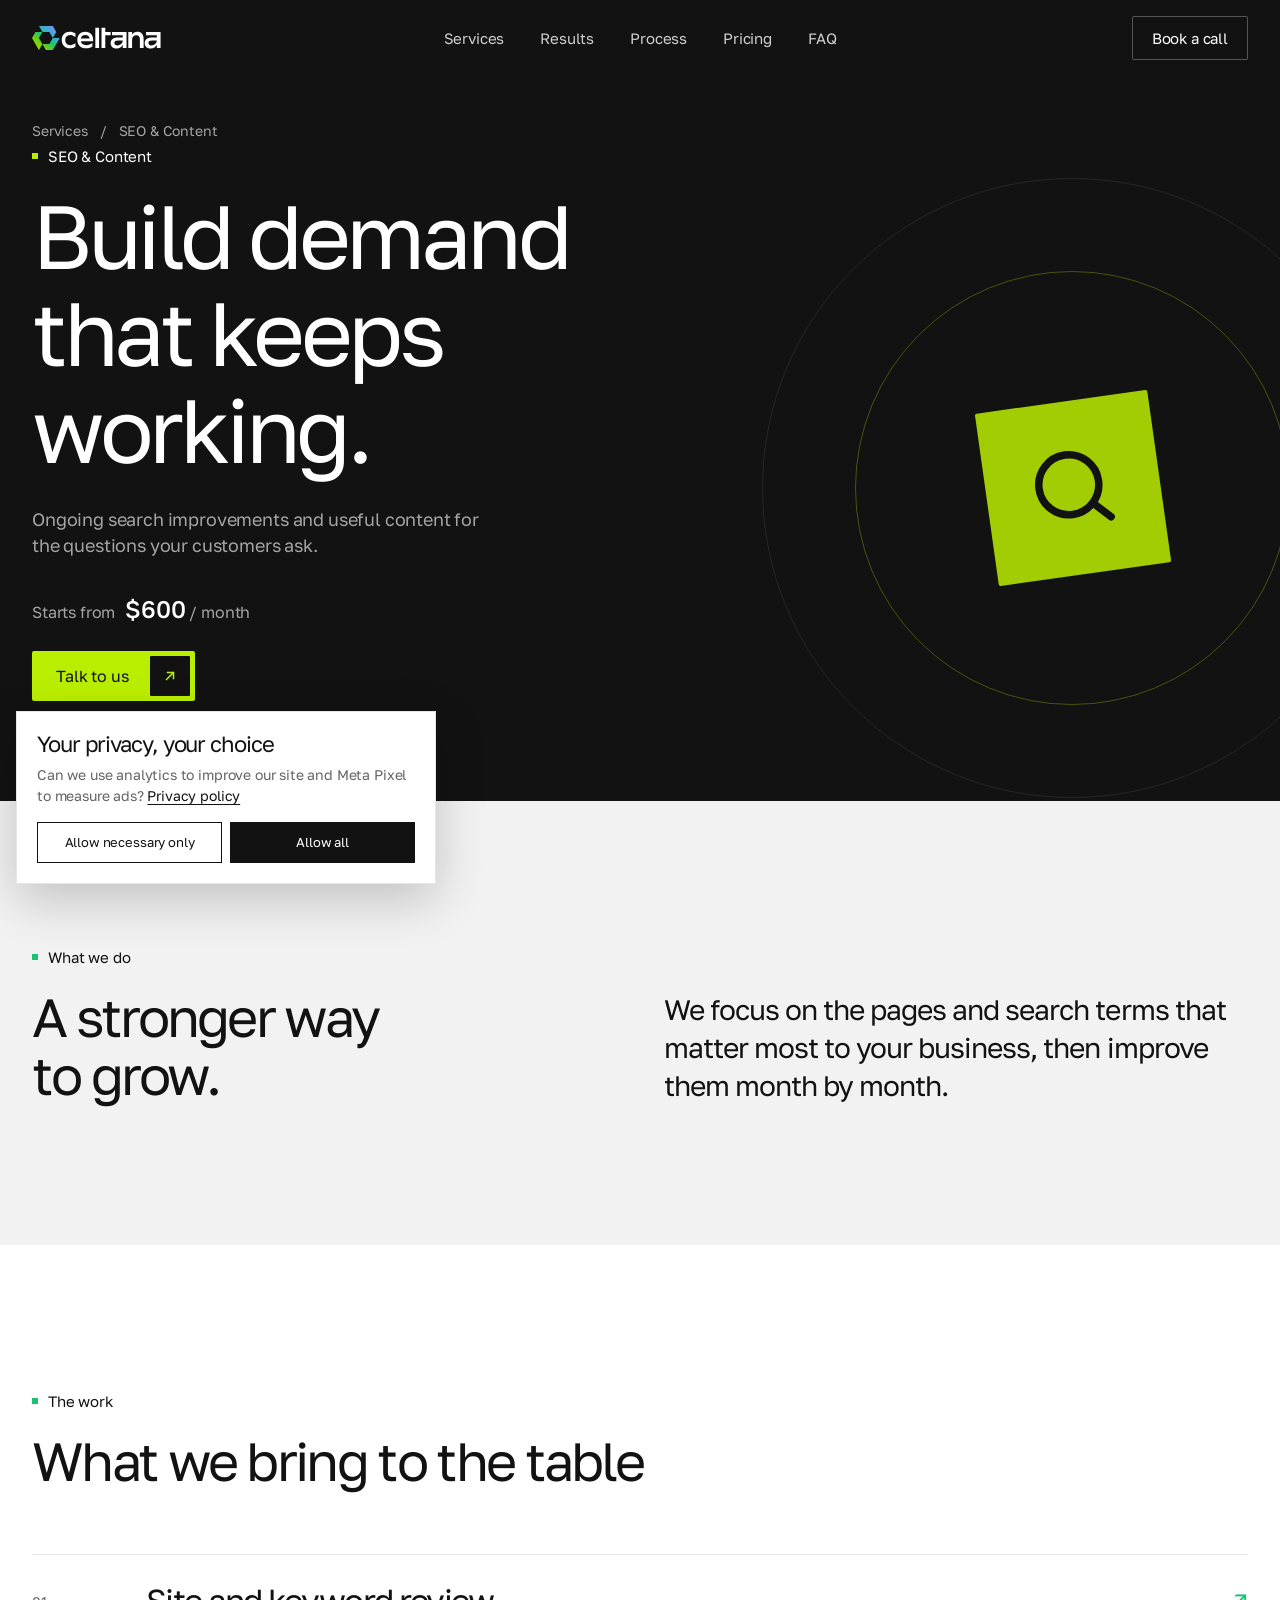
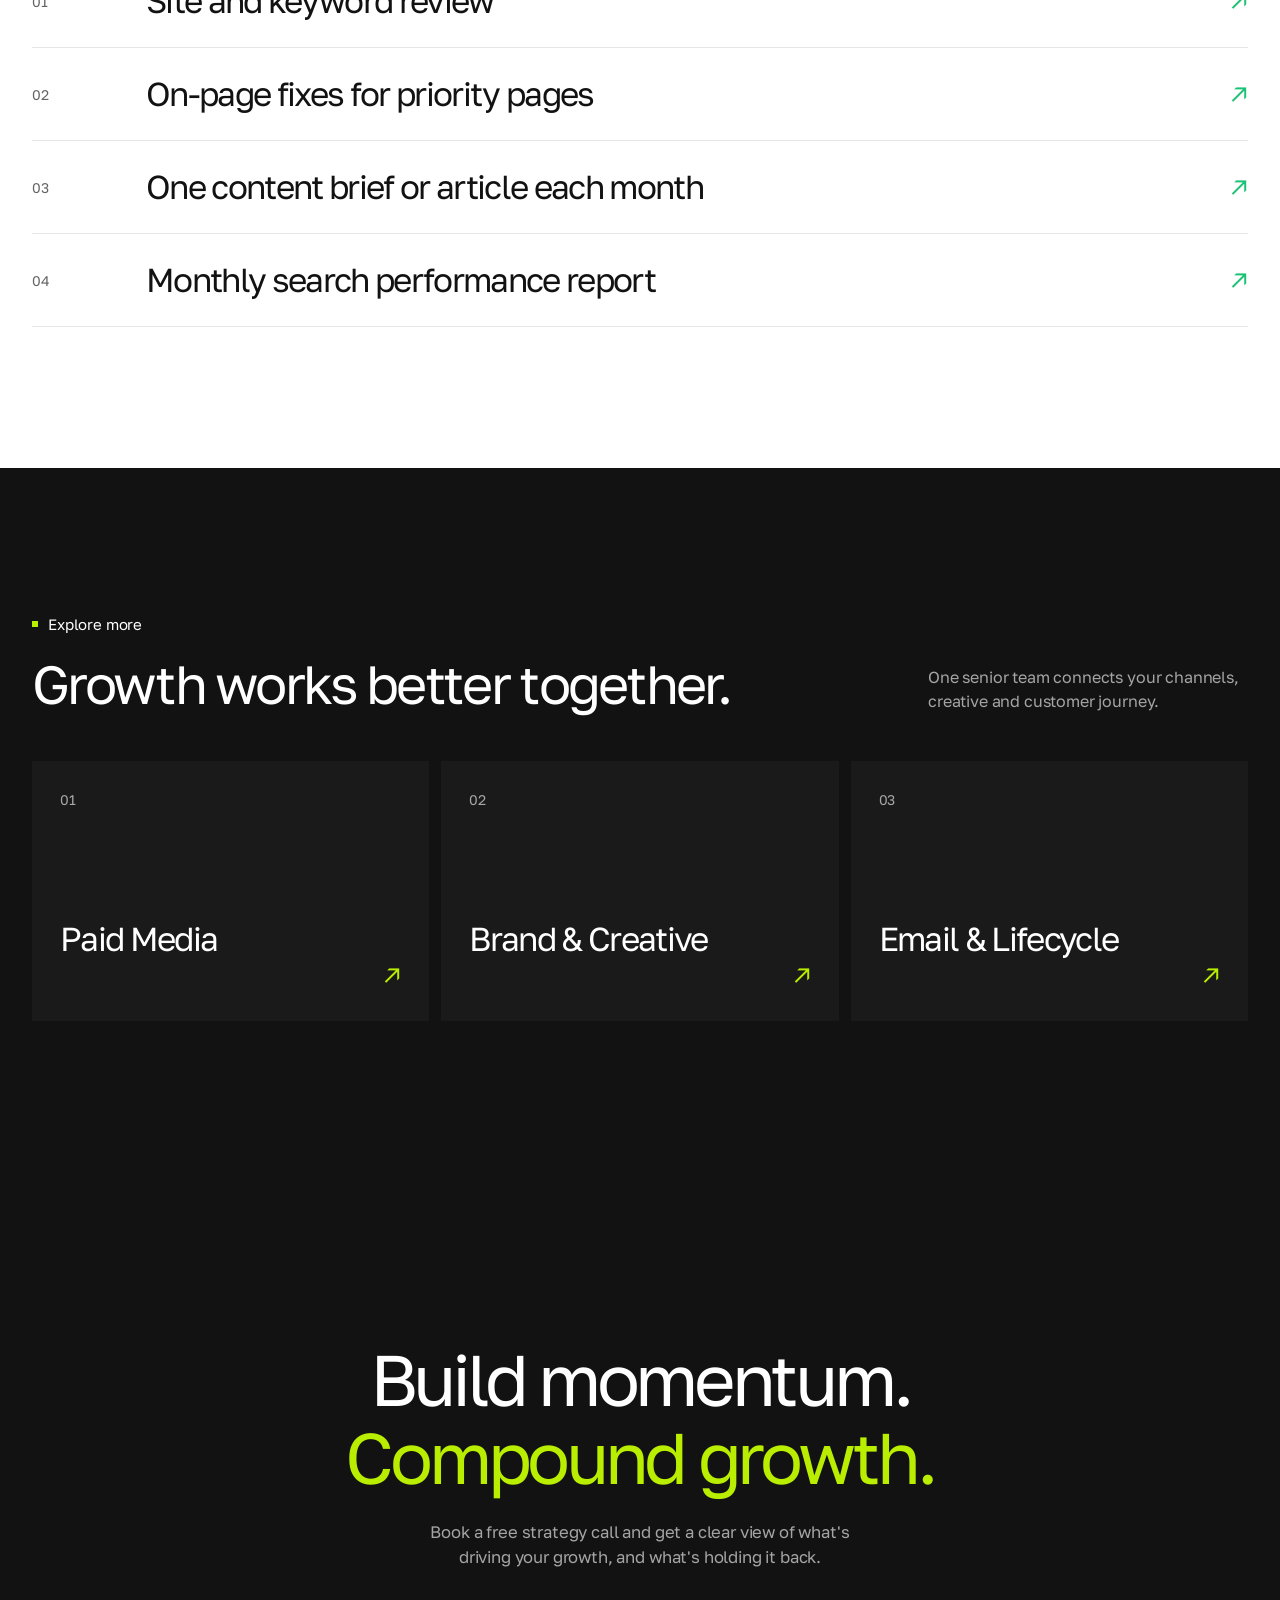
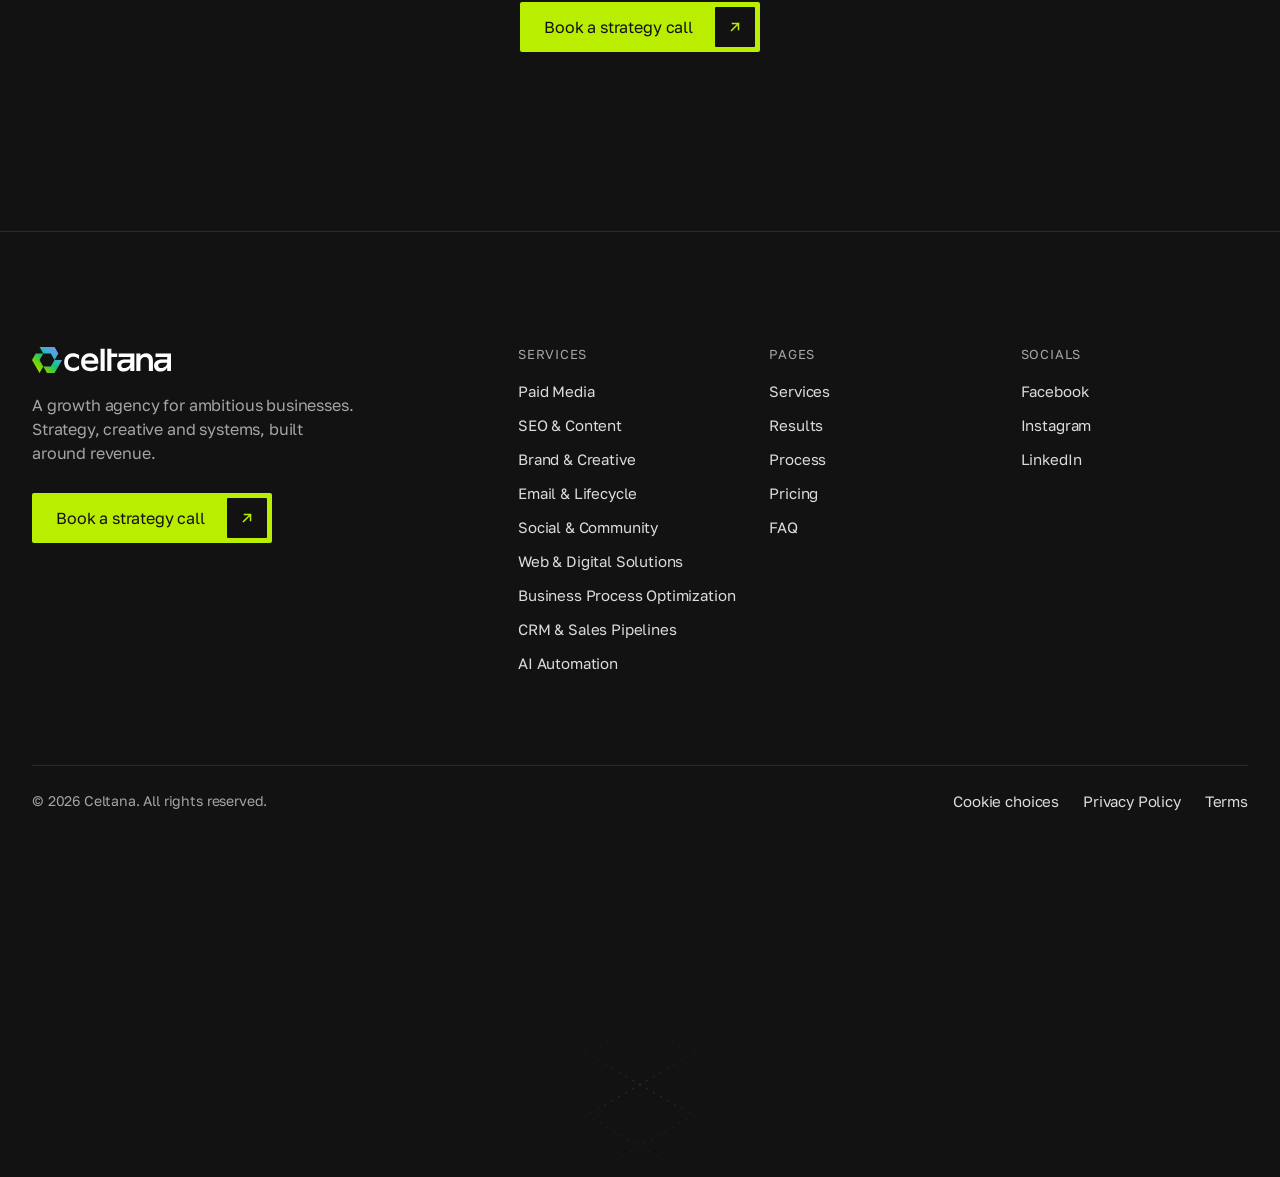
<file: services/seo-content/index.html>
<!DOCTYPE html><html lang="en" class="no-js"><head><meta charset="utf-8"><meta name="viewport" content="width=device-width, initial-scale=1"><link rel="icon" type="image/svg+xml" href="/favicon.svg"><meta name="generator" content="Astro v7.4.13"><title>SEO &amp; Content | Celtana</title><meta name="description" content="We focus on the pages and search terms that matter most to your business, then improve them month by month."><link rel="canonical" href="https://www.celtana.io/services/seo-content/"><meta property="og:type" content="website"><meta property="og:site_name" content="Celtana"><meta property="og:title" content="SEO &amp; Content | Celtana"><meta property="og:description" content="We focus on the pages and search terms that matter most to your business, then improve them month by month."><meta property="og:url" content="https://www.celtana.io/services/seo-content/"><meta name="theme-color" content="#121212"><script>
      const consentKey = "celtana-consent";
      let started = {};
      function applyConsent(choices) {
        if (choices.analytics && !started.analytics) {
          started.analytics = true;
          document.dispatchEvent(new Event("celtana:analytics-consent"));
          window.dataLayer = window.dataLayer || [];
          window.gtag = function () { dataLayer.push(arguments); };
          gtag("js", new Date());
          gtag("config", "G-VMSF169Z6F");
          const tag = document.createElement("script");
          tag.async = true;
          tag.src = "https://www.googletagmanager.com/gtag/js?id=G-VMSF169Z6F";
          document.head.append(tag);
        }
        if (choices.marketing && !started.marketing) {
          started.marketing = true;
          // Meta Pixel Code: load only after marketing consent.
          !function(f,b,e,v,n,t,s){if(f.fbq)return;n=f.fbq=function(){n.callMethod?n.callMethod.apply(n,arguments):n.queue.push(arguments)};if(!f._fbq)f._fbq=n;n.push=n;n.loaded=!0;n.version="2.0";n.queue=[];t=b.createElement(e);t.async=!0;t.src=v;s=b.getElementsByTagName(e)[0];s.parentNode.insertBefore(t,s)}(window,document,"script","https://connect.facebook.net/en_US/fbevents.js");
          fbq("init", "1700839084925070");
          fbq("track", "PageView");
          if (location.pathname.startsWith("/services/") && location.pathname !== "/services/") fbq("track", "ViewContent");
        }
      }
      try { const saved = JSON.parse(localStorage.getItem(consentKey)); if (saved) applyConsent(saved); } catch (_) {}
      document.addEventListener("DOMContentLoaded", () => {
        const panel = document.querySelector("[data-consent]");
        if (!localStorage.getItem(consentKey)) panel.hidden = false;
        document.querySelector("[data-consent-open]").addEventListener("click", () => { panel.hidden = false; });
        panel.addEventListener("click", (event) => {
          const action = event.target.closest("[data-consent-action]")?.dataset.consentAction;
          if (!action) return;
          const choices = action === "all" ? { analytics: true, marketing: true } : { analytics: false, marketing: false };
          let previous;
          try { previous = JSON.parse(localStorage.getItem(consentKey)); } catch (_) {}
          localStorage.setItem(consentKey, JSON.stringify(choices));
          panel.hidden = true;
          if ((previous?.analytics && !choices.analytics) || (previous?.marketing && !choices.marketing)) {
            document.cookie.split(";").forEach((part) => {
              const name = part.trim().split("=")[0];
              if (/^(_ga|_fbp|_fbc)/.test(name)) document.cookie = name + "=; Max-Age=0; Path=/";
            });
            location.reload();
          } else applyConsent(choices);
        });
      });
    </script><script>(function(){const apiKey = "phc_oPhG6ijaEAtDqSktFjMzgSo6GkRa7Hy32LniMuphGLwL";
const apiHost = "https://us.i.posthog.com";

  function startPostHog() {
  !function(t,e){var o,n,p,r;e.__SV||(window.posthog=e,e._i=[],e.init=function(i,s,a){function g(t,e){var o=e.split(".");2==o.length&&(t=t[o[0]],e=o[1]),t[e]=function(){t.push([e].concat(Array.prototype.slice.call(arguments,0)))}}(p=t.createElement("script")).type="text/javascript",p.crossOrigin="anonymous",p.async=!0,p.src=s.api_host.replace(".i.posthog.com","-assets.i.posthog.com")+"/static/array.js",(r=t.getElementsByTagName("script")[0]).parentNode.insertBefore(p,r);var u=e;for(void 0!==a?u=e[a]=[]:a="posthog",u.people=u.people||[],Object.defineProperty(u,"toString",{configurable:!0,enumerable:!0,writable:!0,value:function(t){var e="posthog";return"posthog"!==a&&(e+="."+a),t||(e+=" (stub)"),e}}),Object.defineProperty(u.people,"toString",{configurable:!0,enumerable:!0,writable:!0,value:function(){return u.toString(1)+".people (stub)"}}),o="capture identify alias people.set people.set_once set_config register register_once unregister opt_out_capturing has_opted_out_capturing opt_in_capturing reset isFeatureEnabled onFeatureFlags getFeatureFlag getFeatureFlagPayload reloadFeatureFlags group updateEarlyAccessFeatureEnrollment getEarlyAccessFeatures getActiveMatchingSurveys getSurveys getNextSurveyStep onSessionId".split(" "),n=0;n<o.length;n++)g(u,o[n]);e._i.push([i,s,a])},e.__SV=1)}(document,window.posthog||[]);

  posthog.init(apiKey, {
    api_host: apiHost,
    defaults: "2026-08-30",
    cookieless_mode: "always",
    person_profiles: "never",
    autocapture: false,
    capture_pageview: true,
    disable_session_recording: true,
  });

  document.addEventListener("click", (event) => {
    const link = event.target instanceof Element && event.target.closest("[data-posthog-event]");
    if (link) posthog.capture(link.getAttribute("data-posthog-event"));
  });
  }
  document.addEventListener("celtana:analytics-consent", startPostHog, { once: true });
  try { if (JSON.parse(localStorage.getItem("celtana-consent"))?.analytics) startPostHog(); } catch (_) {}
})();</script><link rel="preconnect" href="https://fonts.googleapis.com"><link rel="preconnect" href="https://fonts.gstatic.com" crossorigin><link href="https://fonts.googleapis.com/css2?family=Golos+Text:wght@400;500&display=swap" rel="stylesheet"><script>document.documentElement.classList.remove("no-js");</script><link rel="stylesheet" href="/_astro/Footer.D3UJprCQ.css"><style>.cta[data-astro-cid-f3wvl5jl]{isolation:isolate;text-align:center;padding-block:clamp(120px,14vw,200px);position:relative;overflow:hidden}.inner[data-astro-cid-f3wvl5jl]{justify-items:center;gap:24px;display:grid}h2[data-astro-cid-f3wvl5jl]{letter-spacing:-.06em;max-width:14ch;font-size:clamp(40px,5.6vw,80px)}em[data-astro-cid-f3wvl5jl]{color:var(--accent);font-style:normal}p[data-astro-cid-f3wvl5jl]{color:var(--muted-on-dark);max-width:44ch;margin-bottom:8px;font-size:clamp(16px,1.3vw,18px)}
.service-hero[data-astro-cid-njl2q4gy]{min-height:680px;padding-block:120px 100px;overflow:hidden}.hero-inner[data-astro-cid-njl2q4gy]{flex-direction:column;justify-content:space-between;min-height:460px;display:flex;position:relative}.eyebrow[data-astro-cid-njl2q4gy]{color:var(--muted-on-dark);align-items:center;gap:12px;font-size:14px;display:flex}.eyebrow[data-astro-cid-njl2q4gy] a[data-astro-cid-njl2q4gy]:hover{color:var(--accent)}.hero-copy[data-astro-cid-njl2q4gy]{z-index:1;max-width:850px;position:relative}.hero-copy[data-astro-cid-njl2q4gy] h1[data-astro-cid-njl2q4gy]{max-width:12ch;font-size:clamp(54px,7vw,100px)}.hero-copy[data-astro-cid-njl2q4gy] p[data-astro-cid-njl2q4gy]{max-width:42ch;color:var(--muted-on-dark);margin-block:28px 32px;font-size:clamp(17px,1.4vw,20px)}.service-price[data-astro-cid-njl2q4gy]{color:var(--muted-on-dark);margin-bottom:24px}.service-price[data-astro-cid-njl2q4gy] strong[data-astro-cid-njl2q4gy]{color:var(--white);margin-left:6px;font-size:24px;font-weight:500}.hero-art[data-astro-cid-njl2q4gy]{aspect-ratio:1;opacity:.85;place-items:center;width:min(50vw,620px);display:grid;position:absolute;top:10%;right:-8%}.art-icon[data-astro-cid-njl2q4gy]{z-index:1;aspect-ratio:1;background:var(--accent);width:28%;color:var(--dark);border-radius:2px;place-items:center;display:grid;position:relative;transform:rotate(-8deg)}.art-ring[data-astro-cid-njl2q4gy]{aspect-ratio:1;border:1px solid #baee005c;border-radius:50%;width:70%;position:absolute}.art-ring[data-astro-cid-njl2q4gy]:last-child{border-color:var(--line-dark);width:100%}.intro-grid[data-astro-cid-njl2q4gy]{grid-template-columns:1fr 1fr;align-items:end;gap:48px;display:grid}.intro-grid[data-astro-cid-njl2q4gy]>p[data-astro-cid-njl2q4gy]{letter-spacing:-.035em;max-width:40ch;font-size:clamp(20px,2.2vw,30px);line-height:1.35}.work[data-astro-cid-njl2q4gy]{background:var(--white)}.work-head[data-astro-cid-njl2q4gy]{margin-bottom:clamp(40px,5vw,72px)}ol[data-astro-cid-njl2q4gy]{margin:0;padding:0;list-style:none}li[data-astro-cid-njl2q4gy]{border-top:1px solid var(--line);grid-template-columns:90px 1fr auto;align-items:center;gap:24px;padding:28px 0;display:grid}li[data-astro-cid-njl2q4gy]:last-child{border-bottom:1px solid var(--line)}.number[data-astro-cid-njl2q4gy]{color:var(--muted);font-size:14px}li[data-astro-cid-njl2q4gy] h3[data-astro-cid-njl2q4gy]{font-size:clamp(22px,2.6vw,36px)}.mark[data-astro-cid-njl2q4gy]{color:var(--emerald);font-size:24px}.next-head[data-astro-cid-njl2q4gy]{justify-content:space-between;align-items:end;gap:32px;margin-bottom:48px;display:flex}.next-head[data-astro-cid-njl2q4gy] p[data-astro-cid-njl2q4gy]{max-width:32ch;color:var(--muted-on-dark)}.next-grid[data-astro-cid-njl2q4gy]{grid-template-columns:repeat(3,1fr);gap:12px;display:grid}.next-card[data-astro-cid-njl2q4gy]{background:var(--dark-2);flex-direction:column;align-items:flex-start;min-height:260px;padding:28px;transition:background .3s;display:flex}.next-card[data-astro-cid-njl2q4gy]:hover{background:var(--dark-3)}.next-card[data-astro-cid-njl2q4gy] h3[data-astro-cid-njl2q4gy]{margin-top:auto;font-size:clamp(24px,2.6vw,36px)}.next-card[data-astro-cid-njl2q4gy] .number[data-astro-cid-njl2q4gy]{color:var(--muted-on-dark)}.arrow[data-astro-cid-njl2q4gy]{color:var(--accent);align-self:flex-end;font-size:24px}@media (width<=760px){.service-hero[data-astro-cid-njl2q4gy]{min-height:660px}.hero-art[data-astro-cid-njl2q4gy]{opacity:.35;width:65vw;top:0;right:-24%}.intro-grid[data-astro-cid-njl2q4gy],.next-grid[data-astro-cid-njl2q4gy]{grid-template-columns:1fr}.next-head[data-astro-cid-njl2q4gy]{display:block}.next-head[data-astro-cid-njl2q4gy] p[data-astro-cid-njl2q4gy]{margin-top:20px}.next-card[data-astro-cid-njl2q4gy]{min-height:180px}li[data-astro-cid-njl2q4gy]{grid-template-columns:44px 1fr auto;gap:12px}}
</style></head><body><header class="header" data-header data-astro-cid-kgevm5mn><div class="container inner" data-astro-cid-kgevm5mn><a href="/" class="brand" data-astro-cid-kgevm5mn><svg viewBox="0 0 958.89 179.00" role="img" aria-label="Celtana home" xmlns="http://www.w3.org/2000/svg"><defs><linearGradient id="cg-ikea9d" x1="0" y1="1" x2="1" y2="0"><stop offset="0" stop-color="#BAEE00"></stop><stop offset=".25" stop-color="#7ED300"></stop><stop offset=".5" stop-color="#1CC274"></stop><stop offset=".7" stop-color="#3FAEDD"></stop><stop offset="1" stop-color="#A47DF7"></stop></linearGradient></defs><path fill="url(#cg-ikea9d)" fill-rule="evenodd" d="M51.73 0.00L77.63 44.75L25.87 44.75L0.00 89.50L51.73 179.00L77.63 134.25L103.50 179.00L155.26 179.00L207.00 89.50L155.26 89.50L181.13 44.75L155.26 0.00L51.73 0.00ZM77.63 44.75L129.37 44.75L155.26 89.50L129.37 134.25L77.63 134.25L51.73 89.50L77.63 44.75Z"></path><path fill="currentColor" fill-rule="evenodd" d="M323.97 54.54L323.97 82.58C309.94 70.56 297.91 66.55 283.87 66.55C259.81 66.55 247.78 82.58 247.78 104.60C247.78 126.63 261.82 142.65 283.87 142.65C299.91 142.65 311.94 136.65 323.97 126.63L323.97 154.67C309.94 162.68 297.91 166.68 281.87 166.68C245.78 166.68 221.72 140.65 221.72 104.60C221.72 68.56 245.78 42.52 281.87 42.52C297.91 42.52 309.94 46.53 323.97 54.54Z M456.31 114.62L364.08 114.62C368.09 134.64 384.13 142.65 404.18 142.65C422.22 142.65 436.26 136.65 450.29 126.63L450.29 152.67C438.26 162.68 420.22 166.68 402.17 166.68C362.07 166.68 338.01 140.65 338.01 104.60C338.01 68.56 362.07 42.52 398.16 42.52C436.26 42.52 460.32 68.56 456.31 114.62ZM364.08 92.59L430.24 92.59C426.23 74.57 416.21 66.55 398.16 66.55C380.12 66.55 368.09 74.57 364.08 92.59Z M472.35 12.48L500.42 12.48L500.42 164.68L472.35 164.68L472.35 12.48Z M518.47 12.48L546.54 12.48L546.54 44.53L586.64 44.53L586.64 68.56L546.54 68.56L546.54 164.68L518.47 164.68L518.47 12.48Z M596.67 44.53L704.94 44.53L704.94 164.68L676.87 164.68L676.87 140.65C668.85 158.67 652.81 168.69 632.76 168.69C604.69 168.69 586.64 152.67 586.64 128.64C586.64 102.60 606.69 86.58 640.78 86.58L676.87 86.58L676.87 68.56L596.67 68.56L596.67 44.53ZM676.87 108.61L642.78 108.61C622.73 108.61 614.71 114.62 614.71 126.63C614.71 138.65 622.73 144.66 636.77 144.66C658.82 144.66 676.87 128.64 676.87 108.61Z M718.37 44.53L746.44 44.53L746.44 62.55C756.47 48.53 768.50 42.52 784.54 42.52C816.62 42.52 832.66 62.55 832.66 96.59L832.66 164.68L804.59 164.68L804.59 100.60C804.59 78.57 796.57 68.56 778.52 68.56C758.47 68.56 746.44 82.58 746.44 102.60L746.44 164.68L718.37 164.68L718.37 44.53Z M850.62 44.53L958.89 44.53L958.89 164.68L930.82 164.68L930.82 140.65C922.80 158.67 906.76 168.69 886.71 168.69C858.64 168.69 840.60 152.67 840.60 128.64C840.60 102.60 860.65 86.58 894.73 86.58L930.82 86.58L930.82 68.56L850.62 68.56L850.62 44.53ZM930.82 108.61L896.74 108.61C876.69 108.61 868.67 114.62 868.67 126.63C868.67 138.65 876.69 144.66 890.72 144.66C912.78 144.66 930.82 128.64 930.82 108.61Z"></path></svg></a><nav aria-label="Primary" data-astro-cid-kgevm5mn><ul data-astro-cid-kgevm5mn><li data-astro-cid-kgevm5mn><a href="/#services" data-astro-cid-kgevm5mn>Services</a></li><li data-astro-cid-kgevm5mn><a href="/#results" data-astro-cid-kgevm5mn>Results</a></li><li data-astro-cid-kgevm5mn><a href="/#process" data-astro-cid-kgevm5mn>Process</a></li><li data-astro-cid-kgevm5mn><a href="/#pricing" data-astro-cid-kgevm5mn>Pricing</a></li><li data-astro-cid-kgevm5mn><a href="/#faq" data-astro-cid-kgevm5mn>FAQ</a></li></ul></nav><div class="end" data-astro-cid-kgevm5mn><a class="btn btn-outline nav-cta" href="https://calendly.com/celtana/strategy-call" data-posthog-event="booking_link_clicked" target="_blank" rel="noopener"><span>Book a call</span></a><button class="menu-btn" type="button" aria-expanded="false" aria-controls="mobile-nav" aria-label="Open menu" data-astro-cid-kgevm5mn><span data-astro-cid-kgevm5mn></span><span data-astro-cid-kgevm5mn></span></button></div></div><div class="mobile-nav" id="mobile-nav" hidden data-astro-cid-kgevm5mn><ul data-astro-cid-kgevm5mn><li data-astro-cid-kgevm5mn><a href="/#services" data-astro-cid-kgevm5mn>Services</a></li><li data-astro-cid-kgevm5mn><a href="/#results" data-astro-cid-kgevm5mn>Results</a></li><li data-astro-cid-kgevm5mn><a href="/#process" data-astro-cid-kgevm5mn>Process</a></li><li data-astro-cid-kgevm5mn><a href="/#pricing" data-astro-cid-kgevm5mn>Pricing</a></li><li data-astro-cid-kgevm5mn><a href="/#faq" data-astro-cid-kgevm5mn>FAQ</a></li></ul></div></header><script type="module">var e=document.querySelector(`[data-header]`),t=document.querySelector(`.menu-btn`),n=document.getElementById(`mobile-nav`);if(e){let t=window.scrollY,r=()=>{let r=window.scrollY;e.classList.toggle(`is-scrolled`,r>24),e.classList.toggle(`is-hidden`,r>400&&r>t&&n?.hidden!==!1),t=r};r(),window.addEventListener(`scroll`,r,{passive:!0})}if(t&&n){let e=e=>{t.setAttribute(`aria-expanded`,String(e)),n.hidden=!e};t.addEventListener(`click`,()=>e(n.hidden)),n.querySelectorAll(`a`).forEach(t=>t.addEventListener(`click`,()=>e(!1)))}</script><main data-astro-cid-njl2q4gy><section class="service-hero dark" id="top" data-astro-cid-njl2q4gy><div class="container hero-inner" data-astro-cid-njl2q4gy><div class="eyebrow" data-astro-cid-njl2q4gy><a href="/#services" data-astro-cid-njl2q4gy>Services</a><span aria-hidden="true" data-astro-cid-njl2q4gy>/</span><span data-astro-cid-njl2q4gy>SEO &amp; Content</span></div><div class="hero-copy" data-astro-cid-njl2q4gy><span class="label" data-astro-cid-njl2q4gy>SEO &amp; Content</span><h1 data-astro-cid-njl2q4gy>Build demand that keeps working.</h1><p data-astro-cid-njl2q4gy>Ongoing search improvements and useful content for the questions your customers ask.</p><div class="service-price" data-astro-cid-njl2q4gy>Starts from <strong data-astro-cid-njl2q4gy>$600</strong> <span data-astro-cid-njl2q4gy>/ month</span></div><a class="btn" href="https://calendly.com/celtana/strategy-call" data-posthog-event="booking_link_clicked" target="_blank" rel="noopener"><span>Talk to us</span><span class="arrow" aria-hidden="true"><svg width="14" height="14" viewBox="0 0 14 14" fill="none"><path d="M3.5 10.5l7-7M4.5 3.5h6v6" stroke="currentColor" stroke-width="1.5" stroke-linecap="square"></path></svg><svg width="14" height="14" viewBox="0 0 14 14" fill="none"><path d="M3.5 10.5l7-7M4.5 3.5h6v6" stroke="currentColor" stroke-width="1.5" stroke-linecap="square"></path></svg></span></a></div><div class="hero-art" aria-hidden="true" data-astro-cid-njl2q4gy><span class="art-icon" data-astro-cid-njl2q4gy><style>astro-island,astro-slot,astro-static-slot{display:contents}</style><script>(function(){let e=(e,t,n)=>{let r=async()=>{await(await e())()},i=typeof t.value==`object`?t.value:void 0,a={rootMargin:i==null?void 0:i.rootMargin},o=new IntersectionObserver(e=>{for(let t of e)if(t.isIntersecting){o.disconnect(),r();break}},a);for(let e of n.children)o.observe(e)};(self.Astro||(self.Astro={})).visible=e,window.dispatchEvent(new Event(`astro:visible`))})();</script><script>(function(){function e(t){"@babel/helpers - typeof";return e=typeof Symbol==`function`&&typeof Symbol.iterator==`symbol`?function(e){return typeof e}:function(e){return e&&typeof Symbol==`function`&&e.constructor===Symbol&&e!==Symbol.prototype?`symbol`:typeof e},e(t)}function t(t,n){if(e(t)!=`object`||!t)return t;var r;if(typeof Symbol<`u`&&(r=t[Symbol.toPrimitive])!==void 0){var i=r.call(t,n||`default`);if(e(i)!=`object`)return i;throw TypeError(`@@toPrimitive must return a primitive value.`)}return(n===`string`?String:Number)(t)}function n(n){var r=t(n,`string`);return e(r)==`symbol`?r:r+``}function r(e,t,r){return(t=n(t))in e?Object.defineProperty(e,t,{value:r,enumerable:!0,configurable:!0,writable:!0}):e[t]=r,e}let i=/* @__PURE__ */ new Set([`__proto__`,`constructor`,`prototype`]);{let e={0:e=>a(e),1:e=>n(e),2:e=>new RegExp(e),3:e=>new Date(e),4:e=>new Map(n(e)),5:e=>new Set(n(e)),6:e=>BigInt(e),7:e=>new URL(e),8:e=>new Uint8Array(e),9:e=>new Uint16Array(e),10:e=>new Uint32Array(e),11:e=>1/0*e},t=t=>{let[n,r]=t;return n in e?e[n](r):void 0},n=e=>e.map(t),a=e=>typeof e!=`object`||!e?e:Object.fromEntries(Object.entries(e).map(([e,n])=>[e,t(n)]));class o extends HTMLElement{constructor(...e){super(...e),r(this,`Component`,void 0),r(this,`hydrator`,void 0),r(this,`hydrate`,async()=>{var e;if(!this.hydrator||!this.isConnected)return;let t=(e=this.parentElement)==null?void 0:e.closest(`astro-island[ssr]`);if(t){t.addEventListener(`astro:hydrate`,this.hydrate,{once:!0});return}let n=this.querySelectorAll(`astro-slot`),r={},i=this.querySelectorAll(`template[data-astro-template]`);for(let e of i){let t=e.closest(this.tagName);t!=null&&t.isSameNode(this)&&(r[e.getAttribute(`data-astro-template`)||`default`]=e.innerHTML,e.remove())}for(let e of n){let t=e.closest(this.tagName);t!=null&&t.isSameNode(this)&&(r[e.getAttribute(`name`)||`default`]=e.innerHTML)}let o;try{o=this.hasAttribute(`props`)?a(JSON.parse(this.getAttribute(`props`))):{}}catch(e){let t=this.getAttribute(`component-url`)||`<unknown>`,n=this.getAttribute(`component-export`);throw n&&(t+=` (export ${n})`),console.error(`[hydrate] Error parsing props for component ${t}`,this.getAttribute(`props`),e),e}await this.hydrator(this)(this.Component,o,r,{client:this.getAttribute(`client`)}),this.removeAttribute(`ssr`),this.dispatchEvent(new CustomEvent(`astro:hydrate`))}),r(this,`unmount`,()=>{this.isConnected||this.dispatchEvent(new CustomEvent(`astro:unmount`))})}disconnectedCallback(){document.removeEventListener(`astro:after-swap`,this.unmount),document.addEventListener(`astro:after-swap`,this.unmount,{once:!0})}connectedCallback(){if(!this.hasAttribute(`await-children`)||document.readyState===`interactive`||document.readyState===`complete`)this.childrenConnectedCallback();else{let e=()=>{document.removeEventListener(`DOMContentLoaded`,e),t.disconnect(),this.childrenConnectedCallback()},t=new MutationObserver(()=>{var t;((t=this.lastChild)==null?void 0:t.nodeType)===Node.COMMENT_NODE&&this.lastChild.nodeValue===`astro:end`&&(this.lastChild.remove(),e())});t.observe(this,{childList:!0}),document.addEventListener(`DOMContentLoaded`,e)}}async childrenConnectedCallback(){let e=this.getAttribute(`before-hydration-url`);e&&await import(e),this.start()}getRetryImportUrl(e){let t=new URL(e,document.baseURI);return t.searchParams.set(`astro-retry`,Date.now().toString()),t.toString()}async importWithRetry(e){try{return await import(e)}catch(t){return await new Promise(e=>setTimeout(e,1e3)),import(this.getRetryImportUrl(e))}}handleHydrationError(e){let t=this.getAttribute(`component-url`),n=new CustomEvent(`astro:hydration-error`,{cancelable:!0,bubbles:!0,composed:!0,detail:{error:e,componentUrl:t}});this.dispatchEvent(n)&&console.error(`[astro-island] Error hydrating ${t}`,e)}async start(){let e=JSON.parse(this.getAttribute(`opts`)),t=this.getAttribute(`client`);if(Astro[t]===void 0)window.addEventListener(`astro:${t}`,()=>this.start(),{once:!0});else try{await Astro[t](async()=>{let e=this.getAttribute(`renderer-url`);try{let[t,{default:n}]=await Promise.all([this.importWithRetry(this.getAttribute(`component-url`)),e?this.importWithRetry(e):Promise.resolve({default:()=>()=>{}})]),r=this.getAttribute(`component-export`)||`default`;if(r.includes(`.`)){this.Component=t;for(let e of r.split(`.`)){if(i.has(e)||!this.Component||typeof this.Component!=`object`&&typeof this.Component!=`function`||!Object.hasOwn(this.Component,e))throw Error(`Invalid component export path: ${r}`);this.Component=this.Component[e]}}else{if(i.has(r))throw Error(`Invalid component export path: ${r}`);this.Component=t[r]}return this.hydrator=n,this.hydrate}catch(e){return this.handleHydrationError(e),()=>{}}},e,this)}catch(e){this.handleHydrationError(e)}}attributeChangedCallback(){this.hydrate()}}r(o,`observedAttributes`,[`props`]),customElements.get(`astro-island`)||customElements.define(`astro-island`,o)}})();</script><astro-island uid="1dNuGi" prefix="r1" component-url="/_astro/AnimatedIcon.DIKTA9oH.js" component-export="default" renderer-url="/_astro/client.OzTcoKK0.js" props="{&quot;name&quot;:[0,&quot;search&quot;],&quot;size&quot;:[0,90],&quot;data-astro-cid-njl2q4gy&quot;:[0,true]}" ssr client="visible" opts="{&quot;name&quot;:&quot;AnimatedIcon&quot;,&quot;value&quot;:true}" await-children><span aria-hidden="true" style="display:inline-flex"><div class="" style="display:inline-flex"><svg fill="none" height="90" stroke="currentColor" stroke-linecap="round" stroke-linejoin="round" stroke-width="2" viewBox="0 0 24 24" width="90" xmlns="http://www.w3.org/2000/svg"><circle cx="11" cy="11" r="8"></circle><path d="m21 21-4.3-4.3"></path></svg></div></span><!--astro:end--></astro-island></span><span class="art-ring" data-astro-cid-njl2q4gy></span><span class="art-ring" data-astro-cid-njl2q4gy></span></div></div></section><section class="section introduction" data-astro-cid-njl2q4gy><div class="container intro-grid" data-astro-cid-njl2q4gy><div data-reveal data-astro-cid-njl2q4gy><span class="label" data-astro-cid-njl2q4gy>What we do</span><h2 class="h2" data-astro-cid-njl2q4gy>A stronger way<br data-astro-cid-njl2q4gy>to grow.</h2></div><p data-reveal data-astro-cid-njl2q4gy>We focus on the pages and search terms that matter most to your business, then improve them month by month.</p></div></section><section class="section work" data-astro-cid-njl2q4gy><div class="container" data-astro-cid-njl2q4gy><div class="work-head" data-reveal data-astro-cid-njl2q4gy><span class="label" data-astro-cid-njl2q4gy>The work</span><h2 class="h2" data-astro-cid-njl2q4gy>What we bring to the table</h2></div><ol data-astro-cid-njl2q4gy><li data-reveal data-astro-cid-njl2q4gy><span class="number" data-astro-cid-njl2q4gy>01</span><h3 data-astro-cid-njl2q4gy>Site and keyword review</h3><span class="mark" aria-hidden="true" data-astro-cid-njl2q4gy>↗</span></li><li data-reveal data-astro-cid-njl2q4gy><span class="number" data-astro-cid-njl2q4gy>02</span><h3 data-astro-cid-njl2q4gy>On-page fixes for priority pages</h3><span class="mark" aria-hidden="true" data-astro-cid-njl2q4gy>↗</span></li><li data-reveal data-astro-cid-njl2q4gy><span class="number" data-astro-cid-njl2q4gy>03</span><h3 data-astro-cid-njl2q4gy>One content brief or article each month</h3><span class="mark" aria-hidden="true" data-astro-cid-njl2q4gy>↗</span></li><li data-reveal data-astro-cid-njl2q4gy><span class="number" data-astro-cid-njl2q4gy>04</span><h3 data-astro-cid-njl2q4gy>Monthly search performance report</h3><span class="mark" aria-hidden="true" data-astro-cid-njl2q4gy>↗</span></li></ol></div></section><section class="section next dark" data-astro-cid-njl2q4gy><div class="container" data-astro-cid-njl2q4gy><div class="next-head" data-reveal data-astro-cid-njl2q4gy><div data-astro-cid-njl2q4gy><span class="label" data-astro-cid-njl2q4gy>Explore more</span><h2 class="h2" data-astro-cid-njl2q4gy>Growth works better together.</h2></div><p data-astro-cid-njl2q4gy>One senior team connects your channels, creative and customer journey.</p></div><div class="next-grid" data-astro-cid-njl2q4gy><a href="/services/paid-media/" class="next-card" data-reveal data-astro-cid-njl2q4gy><span class="number" data-astro-cid-njl2q4gy>01</span><h3 data-astro-cid-njl2q4gy>Paid Media</h3><span class="arrow" aria-hidden="true" data-astro-cid-njl2q4gy>↗</span></a><a href="/services/brand-creative/" class="next-card" data-reveal data-astro-cid-njl2q4gy><span class="number" data-astro-cid-njl2q4gy>02</span><h3 data-astro-cid-njl2q4gy>Brand &amp; Creative</h3><span class="arrow" aria-hidden="true" data-astro-cid-njl2q4gy>↗</span></a><a href="/services/email-lifecycle/" class="next-card" data-reveal data-astro-cid-njl2q4gy><span class="number" data-astro-cid-njl2q4gy>03</span><h3 data-astro-cid-njl2q4gy>Email &amp; Lifecycle</h3><span class="arrow" aria-hidden="true" data-astro-cid-njl2q4gy>↗</span></a></div></div></section><section class="cta dark" data-astro-cid-f3wvl5jl><div class="container inner" data-reveal data-astro-cid-f3wvl5jl><h2 data-astro-cid-f3wvl5jl>Build momentum. <em data-astro-cid-f3wvl5jl>Compound growth.</em></h2><p data-astro-cid-f3wvl5jl>Book a free strategy call and get a clear view of what's driving your growth, and what's holding it back.</p><a class="btn" href="https://calendly.com/celtana/strategy-call" data-posthog-event="booking_link_clicked" target="_blank" rel="noopener"><span>Book a strategy call</span><span class="arrow" aria-hidden="true"><svg width="14" height="14" viewBox="0 0 14 14" fill="none"><path d="M3.5 10.5l7-7M4.5 3.5h6v6" stroke="currentColor" stroke-width="1.5" stroke-linecap="square"></path></svg><svg width="14" height="14" viewBox="0 0 14 14" fill="none"><path d="M3.5 10.5l7-7M4.5 3.5h6v6" stroke="currentColor" stroke-width="1.5" stroke-linecap="square"></path></svg></span></a></div></section></main><footer class="footer dark" data-astro-cid-yvkg62gd><div class="container" data-astro-cid-yvkg62gd><div class="top" data-astro-cid-yvkg62gd><div class="about" data-astro-cid-yvkg62gd><svg class="f-logo" viewBox="0 0 958.89 179.00" role="img" aria-label="Celtana" xmlns="http://www.w3.org/2000/svg"><defs><linearGradient id="cg-jy8pcp" x1="0" y1="1" x2="1" y2="0"><stop offset="0" stop-color="#BAEE00"></stop><stop offset=".25" stop-color="#7ED300"></stop><stop offset=".5" stop-color="#1CC274"></stop><stop offset=".7" stop-color="#3FAEDD"></stop><stop offset="1" stop-color="#A47DF7"></stop></linearGradient></defs><path fill="url(#cg-jy8pcp)" fill-rule="evenodd" d="M51.73 0.00L77.63 44.75L25.87 44.75L0.00 89.50L51.73 179.00L77.63 134.25L103.50 179.00L155.26 179.00L207.00 89.50L155.26 89.50L181.13 44.75L155.26 0.00L51.73 0.00ZM77.63 44.75L129.37 44.75L155.26 89.50L129.37 134.25L77.63 134.25L51.73 89.50L77.63 44.75Z"></path><path fill="currentColor" fill-rule="evenodd" d="M323.97 54.54L323.97 82.58C309.94 70.56 297.91 66.55 283.87 66.55C259.81 66.55 247.78 82.58 247.78 104.60C247.78 126.63 261.82 142.65 283.87 142.65C299.91 142.65 311.94 136.65 323.97 126.63L323.97 154.67C309.94 162.68 297.91 166.68 281.87 166.68C245.78 166.68 221.72 140.65 221.72 104.60C221.72 68.56 245.78 42.52 281.87 42.52C297.91 42.52 309.94 46.53 323.97 54.54Z M456.31 114.62L364.08 114.62C368.09 134.64 384.13 142.65 404.18 142.65C422.22 142.65 436.26 136.65 450.29 126.63L450.29 152.67C438.26 162.68 420.22 166.68 402.17 166.68C362.07 166.68 338.01 140.65 338.01 104.60C338.01 68.56 362.07 42.52 398.16 42.52C436.26 42.52 460.32 68.56 456.31 114.62ZM364.08 92.59L430.24 92.59C426.23 74.57 416.21 66.55 398.16 66.55C380.12 66.55 368.09 74.57 364.08 92.59Z M472.35 12.48L500.42 12.48L500.42 164.68L472.35 164.68L472.35 12.48Z M518.47 12.48L546.54 12.48L546.54 44.53L586.64 44.53L586.64 68.56L546.54 68.56L546.54 164.68L518.47 164.68L518.47 12.48Z M596.67 44.53L704.94 44.53L704.94 164.68L676.87 164.68L676.87 140.65C668.85 158.67 652.81 168.69 632.76 168.69C604.69 168.69 586.64 152.67 586.64 128.64C586.64 102.60 606.69 86.58 640.78 86.58L676.87 86.58L676.87 68.56L596.67 68.56L596.67 44.53ZM676.87 108.61L642.78 108.61C622.73 108.61 614.71 114.62 614.71 126.63C614.71 138.65 622.73 144.66 636.77 144.66C658.82 144.66 676.87 128.64 676.87 108.61Z M718.37 44.53L746.44 44.53L746.44 62.55C756.47 48.53 768.50 42.52 784.54 42.52C816.62 42.52 832.66 62.55 832.66 96.59L832.66 164.68L804.59 164.68L804.59 100.60C804.59 78.57 796.57 68.56 778.52 68.56C758.47 68.56 746.44 82.58 746.44 102.60L746.44 164.68L718.37 164.68L718.37 44.53Z M850.62 44.53L958.89 44.53L958.89 164.68L930.82 164.68L930.82 140.65C922.80 158.67 906.76 168.69 886.71 168.69C858.64 168.69 840.60 152.67 840.60 128.64C840.60 102.60 860.65 86.58 894.73 86.58L930.82 86.58L930.82 68.56L850.62 68.56L850.62 44.53ZM930.82 108.61L896.74 108.61C876.69 108.61 868.67 114.62 868.67 126.63C868.67 138.65 876.69 144.66 890.72 144.66C912.78 144.66 930.82 128.64 930.82 108.61Z"></path></svg><p data-astro-cid-yvkg62gd>A growth agency for ambitious businesses. Strategy, creative and systems, built around revenue.</p><a class="btn book" href="https://calendly.com/celtana/strategy-call" data-posthog-event="booking_link_clicked" target="_blank" rel="noopener"><span>Book a strategy call</span><span class="arrow" aria-hidden="true"><svg width="14" height="14" viewBox="0 0 14 14" fill="none"><path d="M3.5 10.5l7-7M4.5 3.5h6v6" stroke="currentColor" stroke-width="1.5" stroke-linecap="square"></path></svg><svg width="14" height="14" viewBox="0 0 14 14" fill="none"><path d="M3.5 10.5l7-7M4.5 3.5h6v6" stroke="currentColor" stroke-width="1.5" stroke-linecap="square"></path></svg></span></a></div><nav class="cols" aria-label="Footer" data-astro-cid-yvkg62gd><div data-astro-cid-yvkg62gd><h3 data-astro-cid-yvkg62gd>Services</h3><ul data-astro-cid-yvkg62gd><li data-astro-cid-yvkg62gd><a href="/services/paid-media/" data-astro-cid-yvkg62gd>Paid Media</a></li><li data-astro-cid-yvkg62gd><a href="/services/seo-content/" data-astro-cid-yvkg62gd>SEO &amp; Content</a></li><li data-astro-cid-yvkg62gd><a href="/services/brand-creative/" data-astro-cid-yvkg62gd>Brand &amp; Creative</a></li><li data-astro-cid-yvkg62gd><a href="/services/email-lifecycle/" data-astro-cid-yvkg62gd>Email &amp; Lifecycle</a></li><li data-astro-cid-yvkg62gd><a href="/services/social-community/" data-astro-cid-yvkg62gd>Social &amp; Community</a></li><li data-astro-cid-yvkg62gd><a href="/services/conversion-web/" data-astro-cid-yvkg62gd>Web &amp; Digital Solutions</a></li><li data-astro-cid-yvkg62gd><a href="/services/process-optimization/" data-astro-cid-yvkg62gd>Business Process Optimization</a></li><li data-astro-cid-yvkg62gd><a href="/services/crm-sales-pipelines/" data-astro-cid-yvkg62gd>CRM &amp; Sales Pipelines</a></li><li data-astro-cid-yvkg62gd><a href="/services/ai-automation/" data-astro-cid-yvkg62gd>AI Automation</a></li></ul></div><div data-astro-cid-yvkg62gd><h3 data-astro-cid-yvkg62gd>Pages</h3><ul data-astro-cid-yvkg62gd><li data-astro-cid-yvkg62gd><a href="/#services" data-astro-cid-yvkg62gd>Services</a></li><li data-astro-cid-yvkg62gd><a href="/#results" data-astro-cid-yvkg62gd>Results</a></li><li data-astro-cid-yvkg62gd><a href="/#process" data-astro-cid-yvkg62gd>Process</a></li><li data-astro-cid-yvkg62gd><a href="/#pricing" data-astro-cid-yvkg62gd>Pricing</a></li><li data-astro-cid-yvkg62gd><a href="/#faq" data-astro-cid-yvkg62gd>FAQ</a></li></ul></div><div data-astro-cid-yvkg62gd><h3 data-astro-cid-yvkg62gd>Socials</h3><ul data-astro-cid-yvkg62gd><li data-astro-cid-yvkg62gd><a href="https://web.facebook.com/celtana.io/" data-astro-cid-yvkg62gd>Facebook</a></li><li data-astro-cid-yvkg62gd><a href="https://www.instagram.com/celtana.io/" data-astro-cid-yvkg62gd>Instagram</a></li><li data-astro-cid-yvkg62gd><a href="https://www.linkedin.com/company/celtana-io/" data-astro-cid-yvkg62gd>LinkedIn</a></li></ul></div></nav></div><div class="bottom" data-astro-cid-yvkg62gd><span data-astro-cid-yvkg62gd>© 2026 Celtana. All rights reserved.</span><div class="legal" data-astro-cid-yvkg62gd><button type="button" data-consent-open data-astro-cid-yvkg62gd>Cookie choices</button><a href="/privacy/" data-astro-cid-yvkg62gd>Privacy Policy</a><a href="/terms/" data-astro-cid-yvkg62gd>Terms</a></div></div></div><div class="chart" data-astro-cid-yvkg62gd><div class="blocks-chart" aria-hidden="true" data-astro-cid-i5zgjwo4><canvas data-blocks-chart data-mode="wave" data-astro-cid-i5zgjwo4></canvas></div><script type="module" src="/_astro/BlocksChart.astro_astro_type_script_index_0_lang.DUdlTAFC.js"></script></div></footer><aside class="consent-panel" data-consent hidden aria-label="Cookie choices"><h2>Your privacy, your choice</h2><p>Can we use analytics to improve our site and Meta Pixel to measure ads? <a href="/privacy/">Privacy policy</a></p><div class="consent-actions"><button type="button" data-consent-action="reject">Allow necessary only</button><button type="button" data-consent-action="all">Allow all</button></div></aside><script type="module">var e=new IntersectionObserver(t=>{for(let n of t)n.isIntersecting&&(n.target.classList.add(`is-in`),e.unobserve(n.target))},{rootMargin:`0px 0px -10% 0px`,threshold:.08});document.querySelectorAll(`[data-reveal]`).forEach(t=>e.observe(t));</script></body></html>
</file>
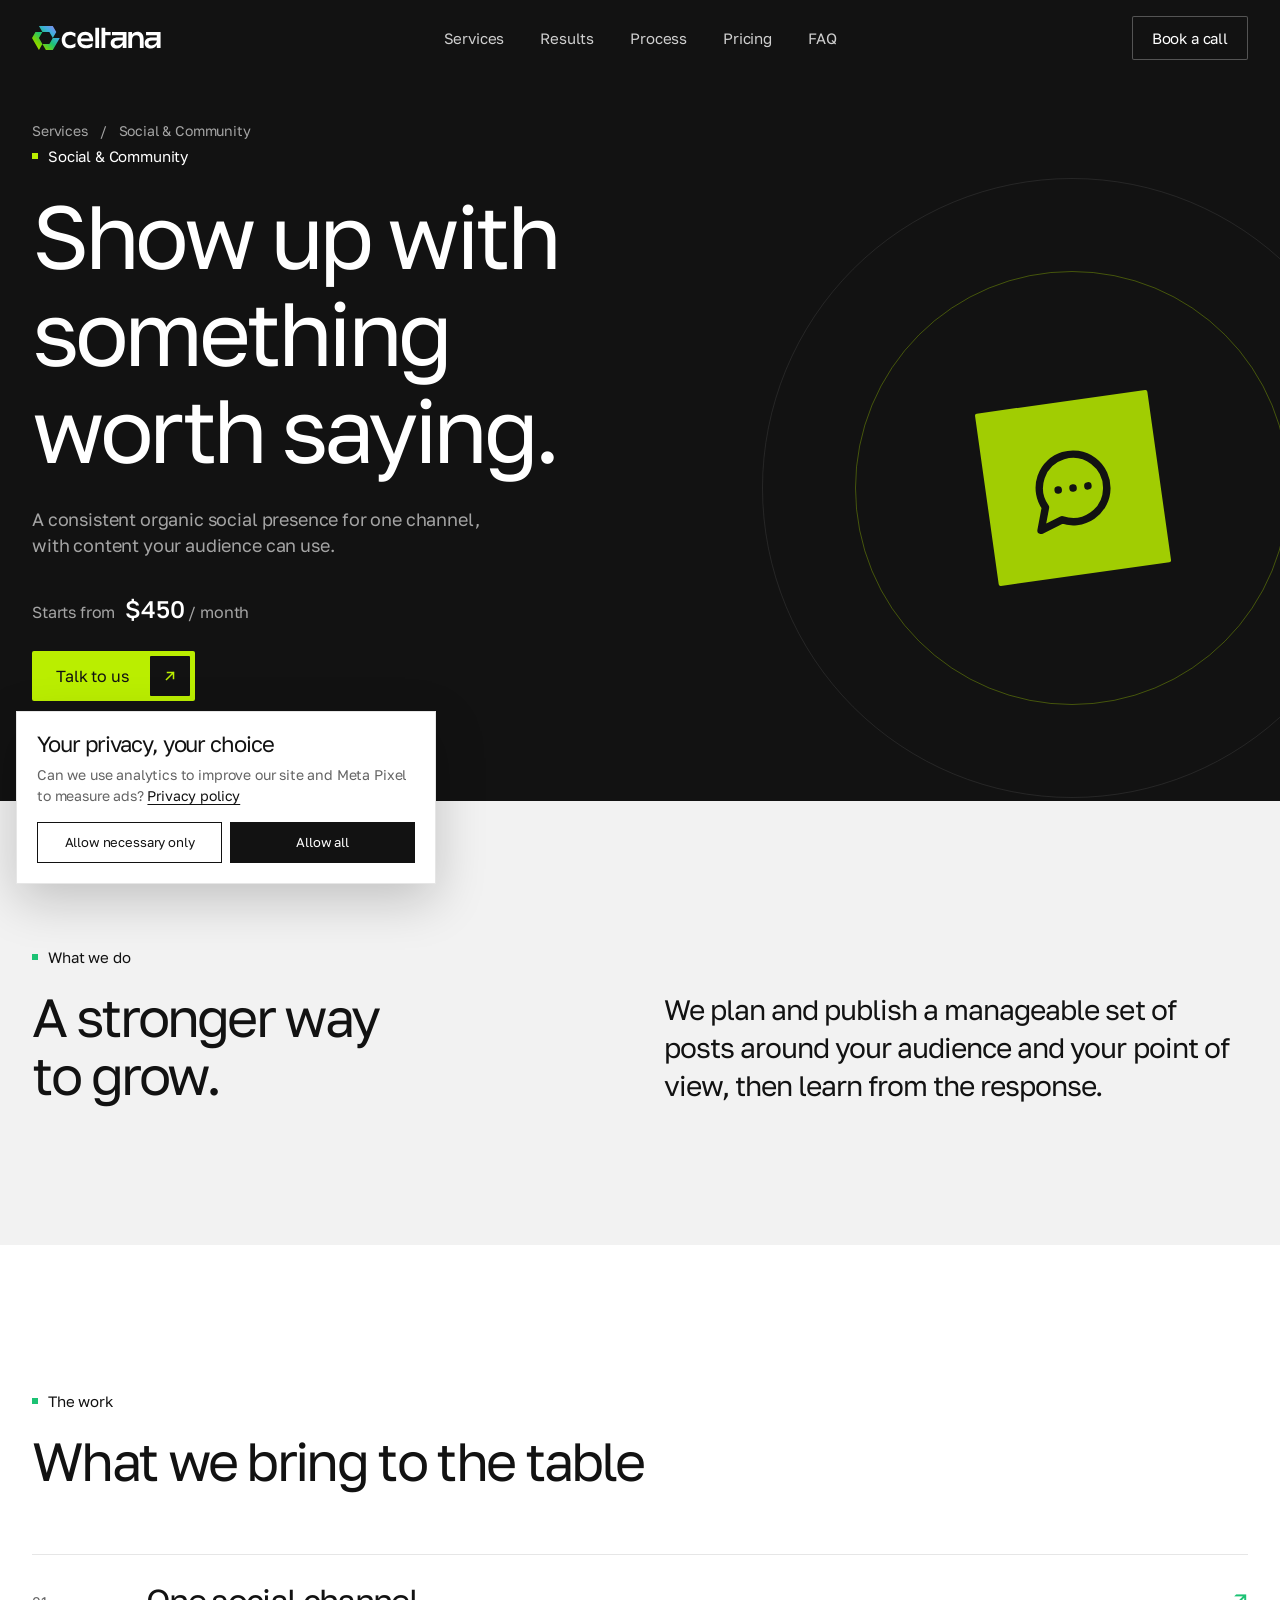
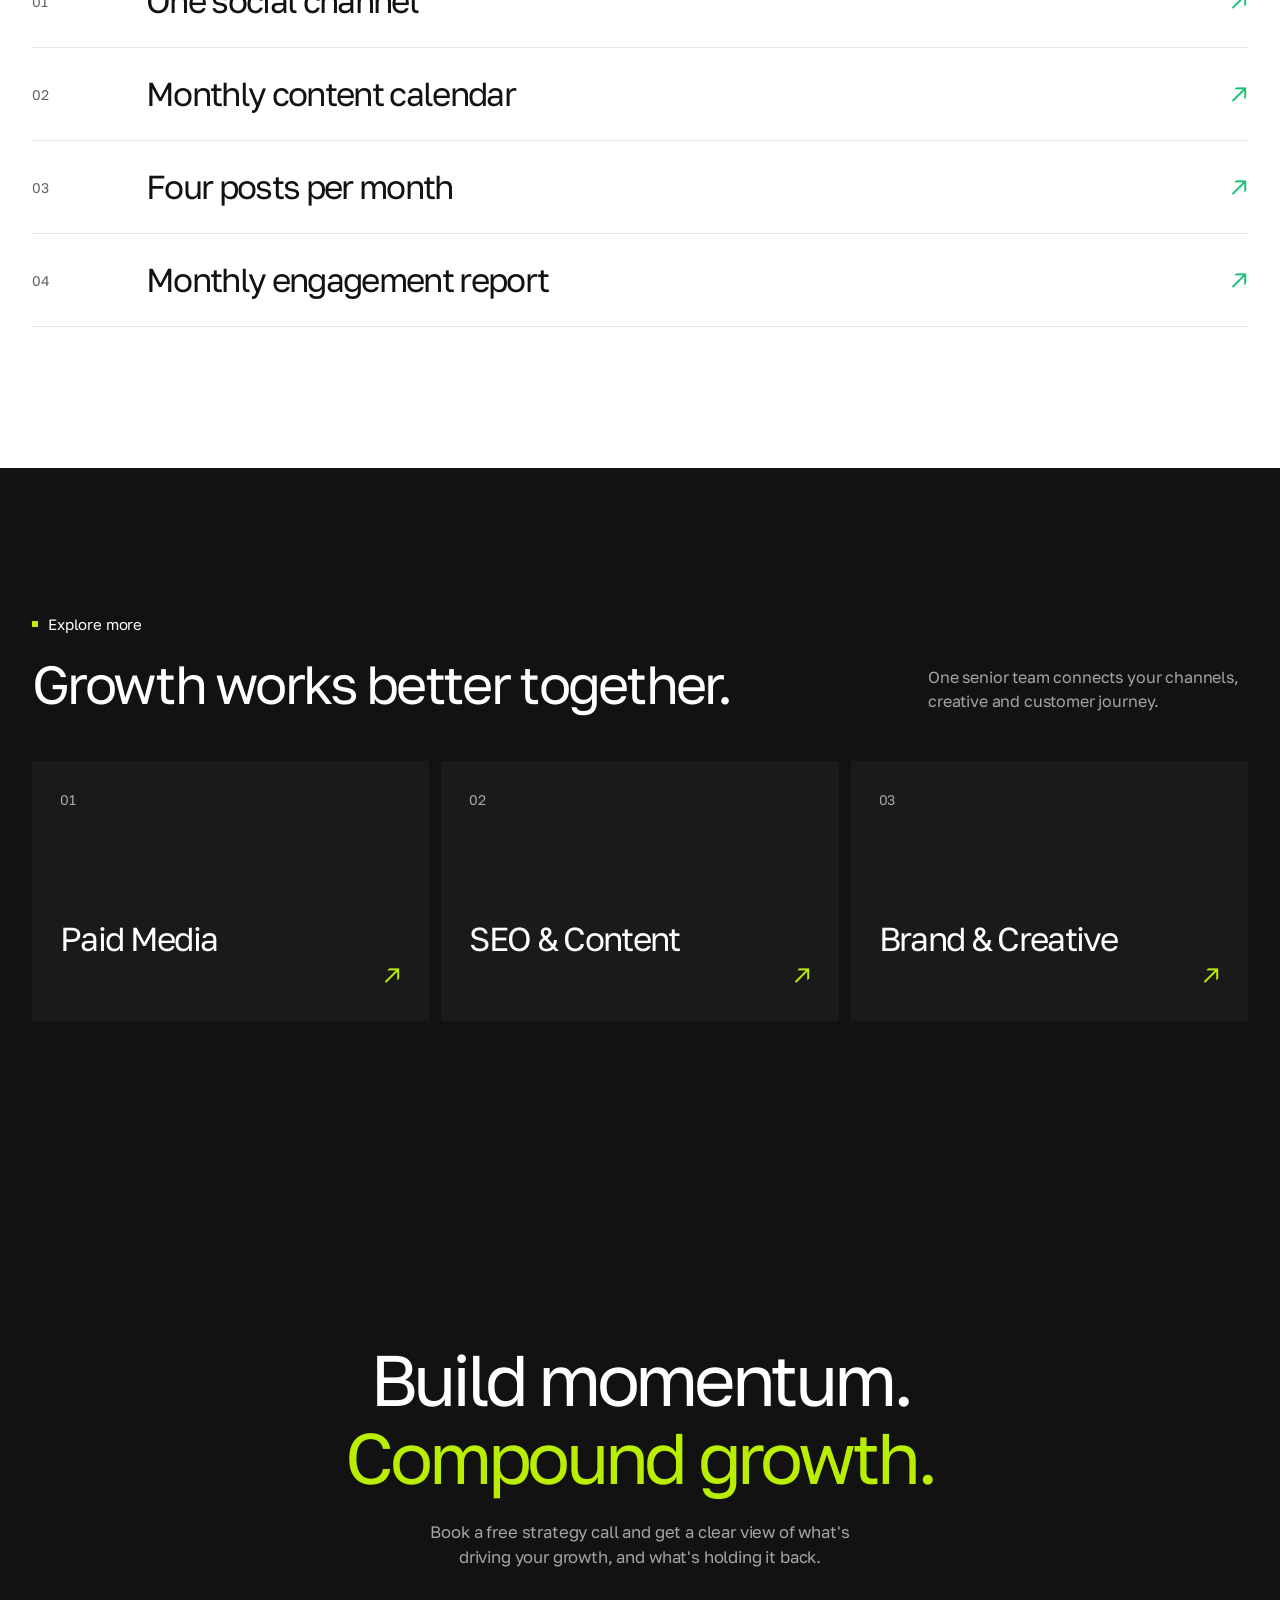
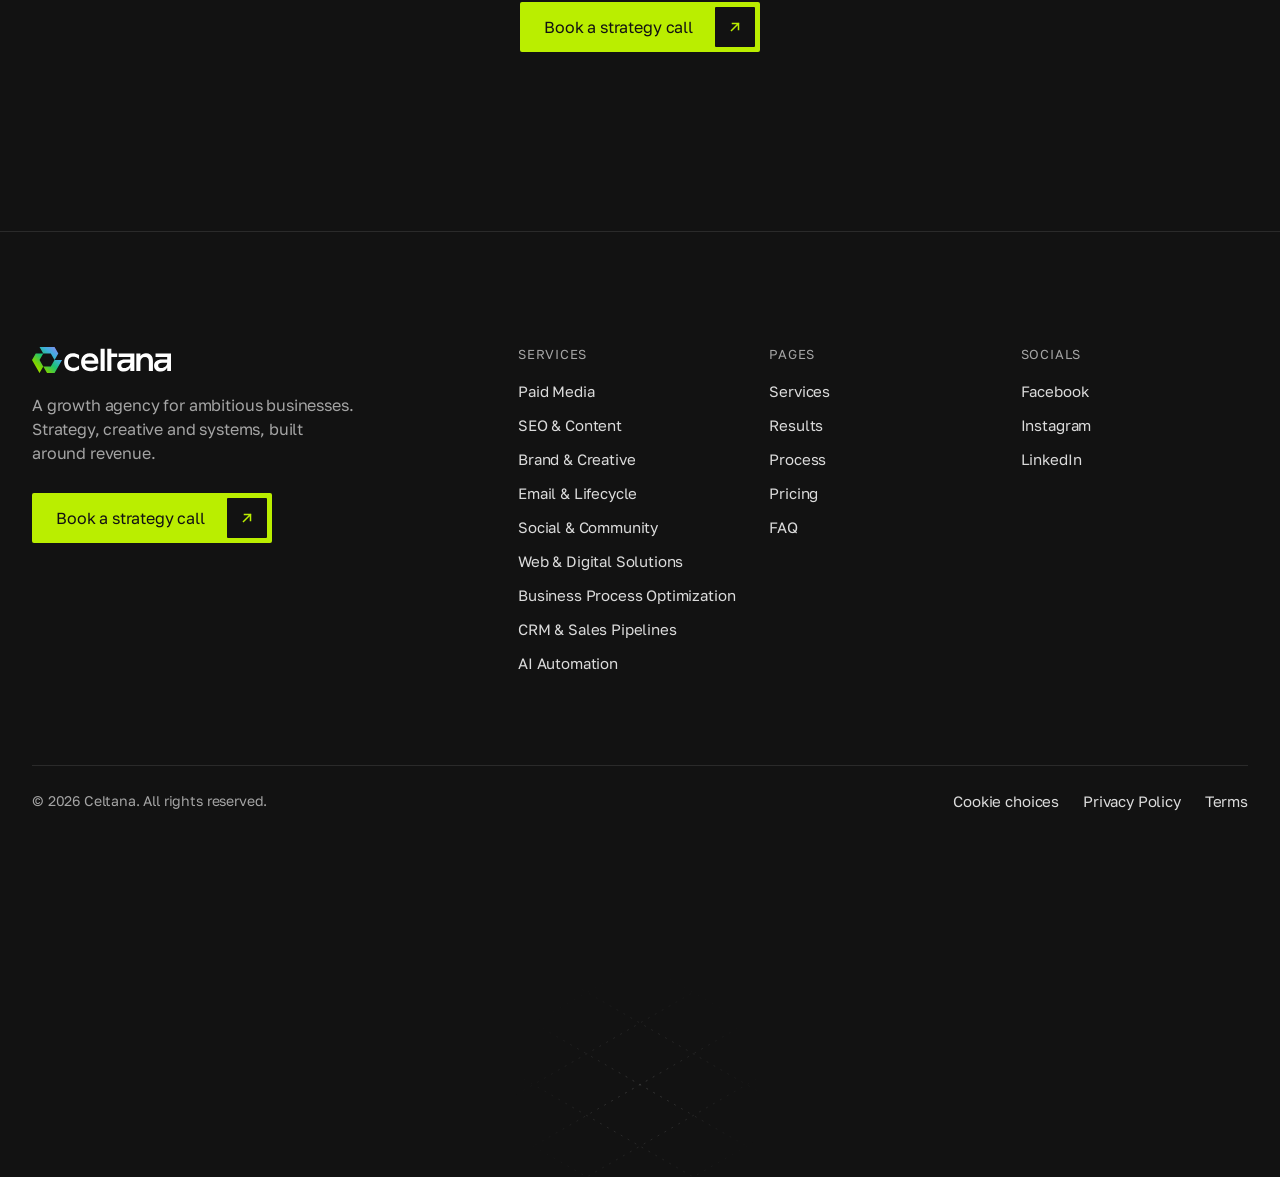
<file: services/social-community/index.html>
<!DOCTYPE html><html lang="en" class="no-js"><head><meta charset="utf-8"><meta name="viewport" content="width=device-width, initial-scale=1"><link rel="icon" type="image/svg+xml" href="/favicon.svg"><meta name="generator" content="Astro v7.4.13"><title>Social &amp; Community | Celtana</title><meta name="description" content="We plan and publish a manageable set of posts around your audience and your point of view, then learn from the response."><link rel="canonical" href="https://www.celtana.io/services/social-community/"><meta property="og:type" content="website"><meta property="og:site_name" content="Celtana"><meta property="og:title" content="Social &amp; Community | Celtana"><meta property="og:description" content="We plan and publish a manageable set of posts around your audience and your point of view, then learn from the response."><meta property="og:url" content="https://www.celtana.io/services/social-community/"><meta name="theme-color" content="#121212"><script>
      const consentKey = "celtana-consent";
      let started = {};
      function applyConsent(choices) {
        if (choices.analytics && !started.analytics) {
          started.analytics = true;
          document.dispatchEvent(new Event("celtana:analytics-consent"));
          window.dataLayer = window.dataLayer || [];
          window.gtag = function () { dataLayer.push(arguments); };
          gtag("js", new Date());
          gtag("config", "G-VMSF169Z6F");
          const tag = document.createElement("script");
          tag.async = true;
          tag.src = "https://www.googletagmanager.com/gtag/js?id=G-VMSF169Z6F";
          document.head.append(tag);
        }
        if (choices.marketing && !started.marketing) {
          started.marketing = true;
          // Meta Pixel Code: load only after marketing consent.
          !function(f,b,e,v,n,t,s){if(f.fbq)return;n=f.fbq=function(){n.callMethod?n.callMethod.apply(n,arguments):n.queue.push(arguments)};if(!f._fbq)f._fbq=n;n.push=n;n.loaded=!0;n.version="2.0";n.queue=[];t=b.createElement(e);t.async=!0;t.src=v;s=b.getElementsByTagName(e)[0];s.parentNode.insertBefore(t,s)}(window,document,"script","https://connect.facebook.net/en_US/fbevents.js");
          fbq("init", "1700839084925070");
          fbq("track", "PageView");
          if (location.pathname.startsWith("/services/") && location.pathname !== "/services/") fbq("track", "ViewContent");
        }
      }
      try { const saved = JSON.parse(localStorage.getItem(consentKey)); if (saved) applyConsent(saved); } catch (_) {}
      document.addEventListener("DOMContentLoaded", () => {
        const panel = document.querySelector("[data-consent]");
        if (!localStorage.getItem(consentKey)) panel.hidden = false;
        document.querySelector("[data-consent-open]").addEventListener("click", () => { panel.hidden = false; });
        panel.addEventListener("click", (event) => {
          const action = event.target.closest("[data-consent-action]")?.dataset.consentAction;
          if (!action) return;
          const choices = action === "all" ? { analytics: true, marketing: true } : { analytics: false, marketing: false };
          let previous;
          try { previous = JSON.parse(localStorage.getItem(consentKey)); } catch (_) {}
          localStorage.setItem(consentKey, JSON.stringify(choices));
          panel.hidden = true;
          if ((previous?.analytics && !choices.analytics) || (previous?.marketing && !choices.marketing)) {
            document.cookie.split(";").forEach((part) => {
              const name = part.trim().split("=")[0];
              if (/^(_ga|_fbp|_fbc)/.test(name)) document.cookie = name + "=; Max-Age=0; Path=/";
            });
            location.reload();
          } else applyConsent(choices);
        });
      });
    </script><script>(function(){const apiKey = "phc_oPhG6ijaEAtDqSktFjMzgSo6GkRa7Hy32LniMuphGLwL";
const apiHost = "https://us.i.posthog.com";

  function startPostHog() {
  !function(t,e){var o,n,p,r;e.__SV||(window.posthog=e,e._i=[],e.init=function(i,s,a){function g(t,e){var o=e.split(".");2==o.length&&(t=t[o[0]],e=o[1]),t[e]=function(){t.push([e].concat(Array.prototype.slice.call(arguments,0)))}}(p=t.createElement("script")).type="text/javascript",p.crossOrigin="anonymous",p.async=!0,p.src=s.api_host.replace(".i.posthog.com","-assets.i.posthog.com")+"/static/array.js",(r=t.getElementsByTagName("script")[0]).parentNode.insertBefore(p,r);var u=e;for(void 0!==a?u=e[a]=[]:a="posthog",u.people=u.people||[],Object.defineProperty(u,"toString",{configurable:!0,enumerable:!0,writable:!0,value:function(t){var e="posthog";return"posthog"!==a&&(e+="."+a),t||(e+=" (stub)"),e}}),Object.defineProperty(u.people,"toString",{configurable:!0,enumerable:!0,writable:!0,value:function(){return u.toString(1)+".people (stub)"}}),o="capture identify alias people.set people.set_once set_config register register_once unregister opt_out_capturing has_opted_out_capturing opt_in_capturing reset isFeatureEnabled onFeatureFlags getFeatureFlag getFeatureFlagPayload reloadFeatureFlags group updateEarlyAccessFeatureEnrollment getEarlyAccessFeatures getActiveMatchingSurveys getSurveys getNextSurveyStep onSessionId".split(" "),n=0;n<o.length;n++)g(u,o[n]);e._i.push([i,s,a])},e.__SV=1)}(document,window.posthog||[]);

  posthog.init(apiKey, {
    api_host: apiHost,
    defaults: "2026-08-30",
    cookieless_mode: "always",
    person_profiles: "never",
    autocapture: false,
    capture_pageview: true,
    disable_session_recording: true,
  });

  document.addEventListener("click", (event) => {
    const link = event.target instanceof Element && event.target.closest("[data-posthog-event]");
    if (link) posthog.capture(link.getAttribute("data-posthog-event"));
  });
  }
  document.addEventListener("celtana:analytics-consent", startPostHog, { once: true });
  try { if (JSON.parse(localStorage.getItem("celtana-consent"))?.analytics) startPostHog(); } catch (_) {}
})();</script><link rel="preconnect" href="https://fonts.googleapis.com"><link rel="preconnect" href="https://fonts.gstatic.com" crossorigin><link href="https://fonts.googleapis.com/css2?family=Golos+Text:wght@400;500&display=swap" rel="stylesheet"><script>document.documentElement.classList.remove("no-js");</script><link rel="stylesheet" href="/_astro/Footer.D3UJprCQ.css"><style>.cta[data-astro-cid-f3wvl5jl]{isolation:isolate;text-align:center;padding-block:clamp(120px,14vw,200px);position:relative;overflow:hidden}.inner[data-astro-cid-f3wvl5jl]{justify-items:center;gap:24px;display:grid}h2[data-astro-cid-f3wvl5jl]{letter-spacing:-.06em;max-width:14ch;font-size:clamp(40px,5.6vw,80px)}em[data-astro-cid-f3wvl5jl]{color:var(--accent);font-style:normal}p[data-astro-cid-f3wvl5jl]{color:var(--muted-on-dark);max-width:44ch;margin-bottom:8px;font-size:clamp(16px,1.3vw,18px)}
.service-hero[data-astro-cid-njl2q4gy]{min-height:680px;padding-block:120px 100px;overflow:hidden}.hero-inner[data-astro-cid-njl2q4gy]{flex-direction:column;justify-content:space-between;min-height:460px;display:flex;position:relative}.eyebrow[data-astro-cid-njl2q4gy]{color:var(--muted-on-dark);align-items:center;gap:12px;font-size:14px;display:flex}.eyebrow[data-astro-cid-njl2q4gy] a[data-astro-cid-njl2q4gy]:hover{color:var(--accent)}.hero-copy[data-astro-cid-njl2q4gy]{z-index:1;max-width:850px;position:relative}.hero-copy[data-astro-cid-njl2q4gy] h1[data-astro-cid-njl2q4gy]{max-width:12ch;font-size:clamp(54px,7vw,100px)}.hero-copy[data-astro-cid-njl2q4gy] p[data-astro-cid-njl2q4gy]{max-width:42ch;color:var(--muted-on-dark);margin-block:28px 32px;font-size:clamp(17px,1.4vw,20px)}.service-price[data-astro-cid-njl2q4gy]{color:var(--muted-on-dark);margin-bottom:24px}.service-price[data-astro-cid-njl2q4gy] strong[data-astro-cid-njl2q4gy]{color:var(--white);margin-left:6px;font-size:24px;font-weight:500}.hero-art[data-astro-cid-njl2q4gy]{aspect-ratio:1;opacity:.85;place-items:center;width:min(50vw,620px);display:grid;position:absolute;top:10%;right:-8%}.art-icon[data-astro-cid-njl2q4gy]{z-index:1;aspect-ratio:1;background:var(--accent);width:28%;color:var(--dark);border-radius:2px;place-items:center;display:grid;position:relative;transform:rotate(-8deg)}.art-ring[data-astro-cid-njl2q4gy]{aspect-ratio:1;border:1px solid #baee005c;border-radius:50%;width:70%;position:absolute}.art-ring[data-astro-cid-njl2q4gy]:last-child{border-color:var(--line-dark);width:100%}.intro-grid[data-astro-cid-njl2q4gy]{grid-template-columns:1fr 1fr;align-items:end;gap:48px;display:grid}.intro-grid[data-astro-cid-njl2q4gy]>p[data-astro-cid-njl2q4gy]{letter-spacing:-.035em;max-width:40ch;font-size:clamp(20px,2.2vw,30px);line-height:1.35}.work[data-astro-cid-njl2q4gy]{background:var(--white)}.work-head[data-astro-cid-njl2q4gy]{margin-bottom:clamp(40px,5vw,72px)}ol[data-astro-cid-njl2q4gy]{margin:0;padding:0;list-style:none}li[data-astro-cid-njl2q4gy]{border-top:1px solid var(--line);grid-template-columns:90px 1fr auto;align-items:center;gap:24px;padding:28px 0;display:grid}li[data-astro-cid-njl2q4gy]:last-child{border-bottom:1px solid var(--line)}.number[data-astro-cid-njl2q4gy]{color:var(--muted);font-size:14px}li[data-astro-cid-njl2q4gy] h3[data-astro-cid-njl2q4gy]{font-size:clamp(22px,2.6vw,36px)}.mark[data-astro-cid-njl2q4gy]{color:var(--emerald);font-size:24px}.next-head[data-astro-cid-njl2q4gy]{justify-content:space-between;align-items:end;gap:32px;margin-bottom:48px;display:flex}.next-head[data-astro-cid-njl2q4gy] p[data-astro-cid-njl2q4gy]{max-width:32ch;color:var(--muted-on-dark)}.next-grid[data-astro-cid-njl2q4gy]{grid-template-columns:repeat(3,1fr);gap:12px;display:grid}.next-card[data-astro-cid-njl2q4gy]{background:var(--dark-2);flex-direction:column;align-items:flex-start;min-height:260px;padding:28px;transition:background .3s;display:flex}.next-card[data-astro-cid-njl2q4gy]:hover{background:var(--dark-3)}.next-card[data-astro-cid-njl2q4gy] h3[data-astro-cid-njl2q4gy]{margin-top:auto;font-size:clamp(24px,2.6vw,36px)}.next-card[data-astro-cid-njl2q4gy] .number[data-astro-cid-njl2q4gy]{color:var(--muted-on-dark)}.arrow[data-astro-cid-njl2q4gy]{color:var(--accent);align-self:flex-end;font-size:24px}@media (width<=760px){.service-hero[data-astro-cid-njl2q4gy]{min-height:660px}.hero-art[data-astro-cid-njl2q4gy]{opacity:.35;width:65vw;top:0;right:-24%}.intro-grid[data-astro-cid-njl2q4gy],.next-grid[data-astro-cid-njl2q4gy]{grid-template-columns:1fr}.next-head[data-astro-cid-njl2q4gy]{display:block}.next-head[data-astro-cid-njl2q4gy] p[data-astro-cid-njl2q4gy]{margin-top:20px}.next-card[data-astro-cid-njl2q4gy]{min-height:180px}li[data-astro-cid-njl2q4gy]{grid-template-columns:44px 1fr auto;gap:12px}}
</style></head><body><header class="header" data-header data-astro-cid-kgevm5mn><div class="container inner" data-astro-cid-kgevm5mn><a href="/" class="brand" data-astro-cid-kgevm5mn><svg viewBox="0 0 958.89 179.00" role="img" aria-label="Celtana home" xmlns="http://www.w3.org/2000/svg"><defs><linearGradient id="cg-r5p3tu" x1="0" y1="1" x2="1" y2="0"><stop offset="0" stop-color="#BAEE00"></stop><stop offset=".25" stop-color="#7ED300"></stop><stop offset=".5" stop-color="#1CC274"></stop><stop offset=".7" stop-color="#3FAEDD"></stop><stop offset="1" stop-color="#A47DF7"></stop></linearGradient></defs><path fill="url(#cg-r5p3tu)" fill-rule="evenodd" d="M51.73 0.00L77.63 44.75L25.87 44.75L0.00 89.50L51.73 179.00L77.63 134.25L103.50 179.00L155.26 179.00L207.00 89.50L155.26 89.50L181.13 44.75L155.26 0.00L51.73 0.00ZM77.63 44.75L129.37 44.75L155.26 89.50L129.37 134.25L77.63 134.25L51.73 89.50L77.63 44.75Z"></path><path fill="currentColor" fill-rule="evenodd" d="M323.97 54.54L323.97 82.58C309.94 70.56 297.91 66.55 283.87 66.55C259.81 66.55 247.78 82.58 247.78 104.60C247.78 126.63 261.82 142.65 283.87 142.65C299.91 142.65 311.94 136.65 323.97 126.63L323.97 154.67C309.94 162.68 297.91 166.68 281.87 166.68C245.78 166.68 221.72 140.65 221.72 104.60C221.72 68.56 245.78 42.52 281.87 42.52C297.91 42.52 309.94 46.53 323.97 54.54Z M456.31 114.62L364.08 114.62C368.09 134.64 384.13 142.65 404.18 142.65C422.22 142.65 436.26 136.65 450.29 126.63L450.29 152.67C438.26 162.68 420.22 166.68 402.17 166.68C362.07 166.68 338.01 140.65 338.01 104.60C338.01 68.56 362.07 42.52 398.16 42.52C436.26 42.52 460.32 68.56 456.31 114.62ZM364.08 92.59L430.24 92.59C426.23 74.57 416.21 66.55 398.16 66.55C380.12 66.55 368.09 74.57 364.08 92.59Z M472.35 12.48L500.42 12.48L500.42 164.68L472.35 164.68L472.35 12.48Z M518.47 12.48L546.54 12.48L546.54 44.53L586.64 44.53L586.64 68.56L546.54 68.56L546.54 164.68L518.47 164.68L518.47 12.48Z M596.67 44.53L704.94 44.53L704.94 164.68L676.87 164.68L676.87 140.65C668.85 158.67 652.81 168.69 632.76 168.69C604.69 168.69 586.64 152.67 586.64 128.64C586.64 102.60 606.69 86.58 640.78 86.58L676.87 86.58L676.87 68.56L596.67 68.56L596.67 44.53ZM676.87 108.61L642.78 108.61C622.73 108.61 614.71 114.62 614.71 126.63C614.71 138.65 622.73 144.66 636.77 144.66C658.82 144.66 676.87 128.64 676.87 108.61Z M718.37 44.53L746.44 44.53L746.44 62.55C756.47 48.53 768.50 42.52 784.54 42.52C816.62 42.52 832.66 62.55 832.66 96.59L832.66 164.68L804.59 164.68L804.59 100.60C804.59 78.57 796.57 68.56 778.52 68.56C758.47 68.56 746.44 82.58 746.44 102.60L746.44 164.68L718.37 164.68L718.37 44.53Z M850.62 44.53L958.89 44.53L958.89 164.68L930.82 164.68L930.82 140.65C922.80 158.67 906.76 168.69 886.71 168.69C858.64 168.69 840.60 152.67 840.60 128.64C840.60 102.60 860.65 86.58 894.73 86.58L930.82 86.58L930.82 68.56L850.62 68.56L850.62 44.53ZM930.82 108.61L896.74 108.61C876.69 108.61 868.67 114.62 868.67 126.63C868.67 138.65 876.69 144.66 890.72 144.66C912.78 144.66 930.82 128.64 930.82 108.61Z"></path></svg></a><nav aria-label="Primary" data-astro-cid-kgevm5mn><ul data-astro-cid-kgevm5mn><li data-astro-cid-kgevm5mn><a href="/#services" data-astro-cid-kgevm5mn>Services</a></li><li data-astro-cid-kgevm5mn><a href="/#results" data-astro-cid-kgevm5mn>Results</a></li><li data-astro-cid-kgevm5mn><a href="/#process" data-astro-cid-kgevm5mn>Process</a></li><li data-astro-cid-kgevm5mn><a href="/#pricing" data-astro-cid-kgevm5mn>Pricing</a></li><li data-astro-cid-kgevm5mn><a href="/#faq" data-astro-cid-kgevm5mn>FAQ</a></li></ul></nav><div class="end" data-astro-cid-kgevm5mn><a class="btn btn-outline nav-cta" href="https://calendly.com/celtana/strategy-call" data-posthog-event="booking_link_clicked" target="_blank" rel="noopener"><span>Book a call</span></a><button class="menu-btn" type="button" aria-expanded="false" aria-controls="mobile-nav" aria-label="Open menu" data-astro-cid-kgevm5mn><span data-astro-cid-kgevm5mn></span><span data-astro-cid-kgevm5mn></span></button></div></div><div class="mobile-nav" id="mobile-nav" hidden data-astro-cid-kgevm5mn><ul data-astro-cid-kgevm5mn><li data-astro-cid-kgevm5mn><a href="/#services" data-astro-cid-kgevm5mn>Services</a></li><li data-astro-cid-kgevm5mn><a href="/#results" data-astro-cid-kgevm5mn>Results</a></li><li data-astro-cid-kgevm5mn><a href="/#process" data-astro-cid-kgevm5mn>Process</a></li><li data-astro-cid-kgevm5mn><a href="/#pricing" data-astro-cid-kgevm5mn>Pricing</a></li><li data-astro-cid-kgevm5mn><a href="/#faq" data-astro-cid-kgevm5mn>FAQ</a></li></ul></div></header><script type="module">var e=document.querySelector(`[data-header]`),t=document.querySelector(`.menu-btn`),n=document.getElementById(`mobile-nav`);if(e){let t=window.scrollY,r=()=>{let r=window.scrollY;e.classList.toggle(`is-scrolled`,r>24),e.classList.toggle(`is-hidden`,r>400&&r>t&&n?.hidden!==!1),t=r};r(),window.addEventListener(`scroll`,r,{passive:!0})}if(t&&n){let e=e=>{t.setAttribute(`aria-expanded`,String(e)),n.hidden=!e};t.addEventListener(`click`,()=>e(n.hidden)),n.querySelectorAll(`a`).forEach(t=>t.addEventListener(`click`,()=>e(!1)))}</script><main data-astro-cid-njl2q4gy><section class="service-hero dark" id="top" data-astro-cid-njl2q4gy><div class="container hero-inner" data-astro-cid-njl2q4gy><div class="eyebrow" data-astro-cid-njl2q4gy><a href="/#services" data-astro-cid-njl2q4gy>Services</a><span aria-hidden="true" data-astro-cid-njl2q4gy>/</span><span data-astro-cid-njl2q4gy>Social &amp; Community</span></div><div class="hero-copy" data-astro-cid-njl2q4gy><span class="label" data-astro-cid-njl2q4gy>Social &amp; Community</span><h1 data-astro-cid-njl2q4gy>Show up with something worth saying.</h1><p data-astro-cid-njl2q4gy>A consistent organic social presence for one channel, with content your audience can use.</p><div class="service-price" data-astro-cid-njl2q4gy>Starts from <strong data-astro-cid-njl2q4gy>$450</strong> <span data-astro-cid-njl2q4gy>/ month</span></div><a class="btn" href="https://calendly.com/celtana/strategy-call" data-posthog-event="booking_link_clicked" target="_blank" rel="noopener"><span>Talk to us</span><span class="arrow" aria-hidden="true"><svg width="14" height="14" viewBox="0 0 14 14" fill="none"><path d="M3.5 10.5l7-7M4.5 3.5h6v6" stroke="currentColor" stroke-width="1.5" stroke-linecap="square"></path></svg><svg width="14" height="14" viewBox="0 0 14 14" fill="none"><path d="M3.5 10.5l7-7M4.5 3.5h6v6" stroke="currentColor" stroke-width="1.5" stroke-linecap="square"></path></svg></span></a></div><div class="hero-art" aria-hidden="true" data-astro-cid-njl2q4gy><span class="art-icon" data-astro-cid-njl2q4gy><style>astro-island,astro-slot,astro-static-slot{display:contents}</style><script>(function(){let e=(e,t,n)=>{let r=async()=>{await(await e())()},i=typeof t.value==`object`?t.value:void 0,a={rootMargin:i==null?void 0:i.rootMargin},o=new IntersectionObserver(e=>{for(let t of e)if(t.isIntersecting){o.disconnect(),r();break}},a);for(let e of n.children)o.observe(e)};(self.Astro||(self.Astro={})).visible=e,window.dispatchEvent(new Event(`astro:visible`))})();</script><script>(function(){function e(t){"@babel/helpers - typeof";return e=typeof Symbol==`function`&&typeof Symbol.iterator==`symbol`?function(e){return typeof e}:function(e){return e&&typeof Symbol==`function`&&e.constructor===Symbol&&e!==Symbol.prototype?`symbol`:typeof e},e(t)}function t(t,n){if(e(t)!=`object`||!t)return t;var r;if(typeof Symbol<`u`&&(r=t[Symbol.toPrimitive])!==void 0){var i=r.call(t,n||`default`);if(e(i)!=`object`)return i;throw TypeError(`@@toPrimitive must return a primitive value.`)}return(n===`string`?String:Number)(t)}function n(n){var r=t(n,`string`);return e(r)==`symbol`?r:r+``}function r(e,t,r){return(t=n(t))in e?Object.defineProperty(e,t,{value:r,enumerable:!0,configurable:!0,writable:!0}):e[t]=r,e}let i=/* @__PURE__ */ new Set([`__proto__`,`constructor`,`prototype`]);{let e={0:e=>a(e),1:e=>n(e),2:e=>new RegExp(e),3:e=>new Date(e),4:e=>new Map(n(e)),5:e=>new Set(n(e)),6:e=>BigInt(e),7:e=>new URL(e),8:e=>new Uint8Array(e),9:e=>new Uint16Array(e),10:e=>new Uint32Array(e),11:e=>1/0*e},t=t=>{let[n,r]=t;return n in e?e[n](r):void 0},n=e=>e.map(t),a=e=>typeof e!=`object`||!e?e:Object.fromEntries(Object.entries(e).map(([e,n])=>[e,t(n)]));class o extends HTMLElement{constructor(...e){super(...e),r(this,`Component`,void 0),r(this,`hydrator`,void 0),r(this,`hydrate`,async()=>{var e;if(!this.hydrator||!this.isConnected)return;let t=(e=this.parentElement)==null?void 0:e.closest(`astro-island[ssr]`);if(t){t.addEventListener(`astro:hydrate`,this.hydrate,{once:!0});return}let n=this.querySelectorAll(`astro-slot`),r={},i=this.querySelectorAll(`template[data-astro-template]`);for(let e of i){let t=e.closest(this.tagName);t!=null&&t.isSameNode(this)&&(r[e.getAttribute(`data-astro-template`)||`default`]=e.innerHTML,e.remove())}for(let e of n){let t=e.closest(this.tagName);t!=null&&t.isSameNode(this)&&(r[e.getAttribute(`name`)||`default`]=e.innerHTML)}let o;try{o=this.hasAttribute(`props`)?a(JSON.parse(this.getAttribute(`props`))):{}}catch(e){let t=this.getAttribute(`component-url`)||`<unknown>`,n=this.getAttribute(`component-export`);throw n&&(t+=` (export ${n})`),console.error(`[hydrate] Error parsing props for component ${t}`,this.getAttribute(`props`),e),e}await this.hydrator(this)(this.Component,o,r,{client:this.getAttribute(`client`)}),this.removeAttribute(`ssr`),this.dispatchEvent(new CustomEvent(`astro:hydrate`))}),r(this,`unmount`,()=>{this.isConnected||this.dispatchEvent(new CustomEvent(`astro:unmount`))})}disconnectedCallback(){document.removeEventListener(`astro:after-swap`,this.unmount),document.addEventListener(`astro:after-swap`,this.unmount,{once:!0})}connectedCallback(){if(!this.hasAttribute(`await-children`)||document.readyState===`interactive`||document.readyState===`complete`)this.childrenConnectedCallback();else{let e=()=>{document.removeEventListener(`DOMContentLoaded`,e),t.disconnect(),this.childrenConnectedCallback()},t=new MutationObserver(()=>{var t;((t=this.lastChild)==null?void 0:t.nodeType)===Node.COMMENT_NODE&&this.lastChild.nodeValue===`astro:end`&&(this.lastChild.remove(),e())});t.observe(this,{childList:!0}),document.addEventListener(`DOMContentLoaded`,e)}}async childrenConnectedCallback(){let e=this.getAttribute(`before-hydration-url`);e&&await import(e),this.start()}getRetryImportUrl(e){let t=new URL(e,document.baseURI);return t.searchParams.set(`astro-retry`,Date.now().toString()),t.toString()}async importWithRetry(e){try{return await import(e)}catch(t){return await new Promise(e=>setTimeout(e,1e3)),import(this.getRetryImportUrl(e))}}handleHydrationError(e){let t=this.getAttribute(`component-url`),n=new CustomEvent(`astro:hydration-error`,{cancelable:!0,bubbles:!0,composed:!0,detail:{error:e,componentUrl:t}});this.dispatchEvent(n)&&console.error(`[astro-island] Error hydrating ${t}`,e)}async start(){let e=JSON.parse(this.getAttribute(`opts`)),t=this.getAttribute(`client`);if(Astro[t]===void 0)window.addEventListener(`astro:${t}`,()=>this.start(),{once:!0});else try{await Astro[t](async()=>{let e=this.getAttribute(`renderer-url`);try{let[t,{default:n}]=await Promise.all([this.importWithRetry(this.getAttribute(`component-url`)),e?this.importWithRetry(e):Promise.resolve({default:()=>()=>{}})]),r=this.getAttribute(`component-export`)||`default`;if(r.includes(`.`)){this.Component=t;for(let e of r.split(`.`)){if(i.has(e)||!this.Component||typeof this.Component!=`object`&&typeof this.Component!=`function`||!Object.hasOwn(this.Component,e))throw Error(`Invalid component export path: ${r}`);this.Component=this.Component[e]}}else{if(i.has(r))throw Error(`Invalid component export path: ${r}`);this.Component=t[r]}return this.hydrator=n,this.hydrate}catch(e){return this.handleHydrationError(e),()=>{}}},e,this)}catch(e){this.handleHydrationError(e)}}attributeChangedCallback(){this.hydrate()}}r(o,`observedAttributes`,[`props`]),customElements.get(`astro-island`)||customElements.define(`astro-island`,o)}})();</script><astro-island uid="1RCBGs" prefix="r1" component-url="/_astro/AnimatedIcon.DIKTA9oH.js" component-export="default" renderer-url="/_astro/client.OzTcoKK0.js" props="{&quot;name&quot;:[0,&quot;message-circle-more&quot;],&quot;size&quot;:[0,90],&quot;data-astro-cid-njl2q4gy&quot;:[0,true]}" ssr client="visible" opts="{&quot;name&quot;:&quot;AnimatedIcon&quot;,&quot;value&quot;:true}" await-children><span aria-hidden="true" style="display:inline-flex"><div class="" style="display:inline-flex"><svg fill="none" height="90" stroke="currentColor" stroke-linecap="round" stroke-linejoin="round" stroke-width="2" viewBox="0 0 24 24" width="90" xmlns="http://www.w3.org/2000/svg"><path d="M7.9 20A9 9 0 1 0 4 16.1L2 22Z"></path><path d="M8 12h.01"></path><path d="M12 12h.01"></path><path d="M16 12h.01"></path></svg></div></span><!--astro:end--></astro-island></span><span class="art-ring" data-astro-cid-njl2q4gy></span><span class="art-ring" data-astro-cid-njl2q4gy></span></div></div></section><section class="section introduction" data-astro-cid-njl2q4gy><div class="container intro-grid" data-astro-cid-njl2q4gy><div data-reveal data-astro-cid-njl2q4gy><span class="label" data-astro-cid-njl2q4gy>What we do</span><h2 class="h2" data-astro-cid-njl2q4gy>A stronger way<br data-astro-cid-njl2q4gy>to grow.</h2></div><p data-reveal data-astro-cid-njl2q4gy>We plan and publish a manageable set of posts around your audience and your point of view, then learn from the response.</p></div></section><section class="section work" data-astro-cid-njl2q4gy><div class="container" data-astro-cid-njl2q4gy><div class="work-head" data-reveal data-astro-cid-njl2q4gy><span class="label" data-astro-cid-njl2q4gy>The work</span><h2 class="h2" data-astro-cid-njl2q4gy>What we bring to the table</h2></div><ol data-astro-cid-njl2q4gy><li data-reveal data-astro-cid-njl2q4gy><span class="number" data-astro-cid-njl2q4gy>01</span><h3 data-astro-cid-njl2q4gy>One social channel</h3><span class="mark" aria-hidden="true" data-astro-cid-njl2q4gy>↗</span></li><li data-reveal data-astro-cid-njl2q4gy><span class="number" data-astro-cid-njl2q4gy>02</span><h3 data-astro-cid-njl2q4gy>Monthly content calendar</h3><span class="mark" aria-hidden="true" data-astro-cid-njl2q4gy>↗</span></li><li data-reveal data-astro-cid-njl2q4gy><span class="number" data-astro-cid-njl2q4gy>03</span><h3 data-astro-cid-njl2q4gy>Four posts per month</h3><span class="mark" aria-hidden="true" data-astro-cid-njl2q4gy>↗</span></li><li data-reveal data-astro-cid-njl2q4gy><span class="number" data-astro-cid-njl2q4gy>04</span><h3 data-astro-cid-njl2q4gy>Monthly engagement report</h3><span class="mark" aria-hidden="true" data-astro-cid-njl2q4gy>↗</span></li></ol></div></section><section class="section next dark" data-astro-cid-njl2q4gy><div class="container" data-astro-cid-njl2q4gy><div class="next-head" data-reveal data-astro-cid-njl2q4gy><div data-astro-cid-njl2q4gy><span class="label" data-astro-cid-njl2q4gy>Explore more</span><h2 class="h2" data-astro-cid-njl2q4gy>Growth works better together.</h2></div><p data-astro-cid-njl2q4gy>One senior team connects your channels, creative and customer journey.</p></div><div class="next-grid" data-astro-cid-njl2q4gy><a href="/services/paid-media/" class="next-card" data-reveal data-astro-cid-njl2q4gy><span class="number" data-astro-cid-njl2q4gy>01</span><h3 data-astro-cid-njl2q4gy>Paid Media</h3><span class="arrow" aria-hidden="true" data-astro-cid-njl2q4gy>↗</span></a><a href="/services/seo-content/" class="next-card" data-reveal data-astro-cid-njl2q4gy><span class="number" data-astro-cid-njl2q4gy>02</span><h3 data-astro-cid-njl2q4gy>SEO &amp; Content</h3><span class="arrow" aria-hidden="true" data-astro-cid-njl2q4gy>↗</span></a><a href="/services/brand-creative/" class="next-card" data-reveal data-astro-cid-njl2q4gy><span class="number" data-astro-cid-njl2q4gy>03</span><h3 data-astro-cid-njl2q4gy>Brand &amp; Creative</h3><span class="arrow" aria-hidden="true" data-astro-cid-njl2q4gy>↗</span></a></div></div></section><section class="cta dark" data-astro-cid-f3wvl5jl><div class="container inner" data-reveal data-astro-cid-f3wvl5jl><h2 data-astro-cid-f3wvl5jl>Build momentum. <em data-astro-cid-f3wvl5jl>Compound growth.</em></h2><p data-astro-cid-f3wvl5jl>Book a free strategy call and get a clear view of what's driving your growth, and what's holding it back.</p><a class="btn" href="https://calendly.com/celtana/strategy-call" data-posthog-event="booking_link_clicked" target="_blank" rel="noopener"><span>Book a strategy call</span><span class="arrow" aria-hidden="true"><svg width="14" height="14" viewBox="0 0 14 14" fill="none"><path d="M3.5 10.5l7-7M4.5 3.5h6v6" stroke="currentColor" stroke-width="1.5" stroke-linecap="square"></path></svg><svg width="14" height="14" viewBox="0 0 14 14" fill="none"><path d="M3.5 10.5l7-7M4.5 3.5h6v6" stroke="currentColor" stroke-width="1.5" stroke-linecap="square"></path></svg></span></a></div></section></main><footer class="footer dark" data-astro-cid-yvkg62gd><div class="container" data-astro-cid-yvkg62gd><div class="top" data-astro-cid-yvkg62gd><div class="about" data-astro-cid-yvkg62gd><svg class="f-logo" viewBox="0 0 958.89 179.00" role="img" aria-label="Celtana" xmlns="http://www.w3.org/2000/svg"><defs><linearGradient id="cg-g51mxh" x1="0" y1="1" x2="1" y2="0"><stop offset="0" stop-color="#BAEE00"></stop><stop offset=".25" stop-color="#7ED300"></stop><stop offset=".5" stop-color="#1CC274"></stop><stop offset=".7" stop-color="#3FAEDD"></stop><stop offset="1" stop-color="#A47DF7"></stop></linearGradient></defs><path fill="url(#cg-g51mxh)" fill-rule="evenodd" d="M51.73 0.00L77.63 44.75L25.87 44.75L0.00 89.50L51.73 179.00L77.63 134.25L103.50 179.00L155.26 179.00L207.00 89.50L155.26 89.50L181.13 44.75L155.26 0.00L51.73 0.00ZM77.63 44.75L129.37 44.75L155.26 89.50L129.37 134.25L77.63 134.25L51.73 89.50L77.63 44.75Z"></path><path fill="currentColor" fill-rule="evenodd" d="M323.97 54.54L323.97 82.58C309.94 70.56 297.91 66.55 283.87 66.55C259.81 66.55 247.78 82.58 247.78 104.60C247.78 126.63 261.82 142.65 283.87 142.65C299.91 142.65 311.94 136.65 323.97 126.63L323.97 154.67C309.94 162.68 297.91 166.68 281.87 166.68C245.78 166.68 221.72 140.65 221.72 104.60C221.72 68.56 245.78 42.52 281.87 42.52C297.91 42.52 309.94 46.53 323.97 54.54Z M456.31 114.62L364.08 114.62C368.09 134.64 384.13 142.65 404.18 142.65C422.22 142.65 436.26 136.65 450.29 126.63L450.29 152.67C438.26 162.68 420.22 166.68 402.17 166.68C362.07 166.68 338.01 140.65 338.01 104.60C338.01 68.56 362.07 42.52 398.16 42.52C436.26 42.52 460.32 68.56 456.31 114.62ZM364.08 92.59L430.24 92.59C426.23 74.57 416.21 66.55 398.16 66.55C380.12 66.55 368.09 74.57 364.08 92.59Z M472.35 12.48L500.42 12.48L500.42 164.68L472.35 164.68L472.35 12.48Z M518.47 12.48L546.54 12.48L546.54 44.53L586.64 44.53L586.64 68.56L546.54 68.56L546.54 164.68L518.47 164.68L518.47 12.48Z M596.67 44.53L704.94 44.53L704.94 164.68L676.87 164.68L676.87 140.65C668.85 158.67 652.81 168.69 632.76 168.69C604.69 168.69 586.64 152.67 586.64 128.64C586.64 102.60 606.69 86.58 640.78 86.58L676.87 86.58L676.87 68.56L596.67 68.56L596.67 44.53ZM676.87 108.61L642.78 108.61C622.73 108.61 614.71 114.62 614.71 126.63C614.71 138.65 622.73 144.66 636.77 144.66C658.82 144.66 676.87 128.64 676.87 108.61Z M718.37 44.53L746.44 44.53L746.44 62.55C756.47 48.53 768.50 42.52 784.54 42.52C816.62 42.52 832.66 62.55 832.66 96.59L832.66 164.68L804.59 164.68L804.59 100.60C804.59 78.57 796.57 68.56 778.52 68.56C758.47 68.56 746.44 82.58 746.44 102.60L746.44 164.68L718.37 164.68L718.37 44.53Z M850.62 44.53L958.89 44.53L958.89 164.68L930.82 164.68L930.82 140.65C922.80 158.67 906.76 168.69 886.71 168.69C858.64 168.69 840.60 152.67 840.60 128.64C840.60 102.60 860.65 86.58 894.73 86.58L930.82 86.58L930.82 68.56L850.62 68.56L850.62 44.53ZM930.82 108.61L896.74 108.61C876.69 108.61 868.67 114.62 868.67 126.63C868.67 138.65 876.69 144.66 890.72 144.66C912.78 144.66 930.82 128.64 930.82 108.61Z"></path></svg><p data-astro-cid-yvkg62gd>A growth agency for ambitious businesses. Strategy, creative and systems, built around revenue.</p><a class="btn book" href="https://calendly.com/celtana/strategy-call" data-posthog-event="booking_link_clicked" target="_blank" rel="noopener"><span>Book a strategy call</span><span class="arrow" aria-hidden="true"><svg width="14" height="14" viewBox="0 0 14 14" fill="none"><path d="M3.5 10.5l7-7M4.5 3.5h6v6" stroke="currentColor" stroke-width="1.5" stroke-linecap="square"></path></svg><svg width="14" height="14" viewBox="0 0 14 14" fill="none"><path d="M3.5 10.5l7-7M4.5 3.5h6v6" stroke="currentColor" stroke-width="1.5" stroke-linecap="square"></path></svg></span></a></div><nav class="cols" aria-label="Footer" data-astro-cid-yvkg62gd><div data-astro-cid-yvkg62gd><h3 data-astro-cid-yvkg62gd>Services</h3><ul data-astro-cid-yvkg62gd><li data-astro-cid-yvkg62gd><a href="/services/paid-media/" data-astro-cid-yvkg62gd>Paid Media</a></li><li data-astro-cid-yvkg62gd><a href="/services/seo-content/" data-astro-cid-yvkg62gd>SEO &amp; Content</a></li><li data-astro-cid-yvkg62gd><a href="/services/brand-creative/" data-astro-cid-yvkg62gd>Brand &amp; Creative</a></li><li data-astro-cid-yvkg62gd><a href="/services/email-lifecycle/" data-astro-cid-yvkg62gd>Email &amp; Lifecycle</a></li><li data-astro-cid-yvkg62gd><a href="/services/social-community/" data-astro-cid-yvkg62gd>Social &amp; Community</a></li><li data-astro-cid-yvkg62gd><a href="/services/conversion-web/" data-astro-cid-yvkg62gd>Web &amp; Digital Solutions</a></li><li data-astro-cid-yvkg62gd><a href="/services/process-optimization/" data-astro-cid-yvkg62gd>Business Process Optimization</a></li><li data-astro-cid-yvkg62gd><a href="/services/crm-sales-pipelines/" data-astro-cid-yvkg62gd>CRM &amp; Sales Pipelines</a></li><li data-astro-cid-yvkg62gd><a href="/services/ai-automation/" data-astro-cid-yvkg62gd>AI Automation</a></li></ul></div><div data-astro-cid-yvkg62gd><h3 data-astro-cid-yvkg62gd>Pages</h3><ul data-astro-cid-yvkg62gd><li data-astro-cid-yvkg62gd><a href="/#services" data-astro-cid-yvkg62gd>Services</a></li><li data-astro-cid-yvkg62gd><a href="/#results" data-astro-cid-yvkg62gd>Results</a></li><li data-astro-cid-yvkg62gd><a href="/#process" data-astro-cid-yvkg62gd>Process</a></li><li data-astro-cid-yvkg62gd><a href="/#pricing" data-astro-cid-yvkg62gd>Pricing</a></li><li data-astro-cid-yvkg62gd><a href="/#faq" data-astro-cid-yvkg62gd>FAQ</a></li></ul></div><div data-astro-cid-yvkg62gd><h3 data-astro-cid-yvkg62gd>Socials</h3><ul data-astro-cid-yvkg62gd><li data-astro-cid-yvkg62gd><a href="https://web.facebook.com/celtana.io/" data-astro-cid-yvkg62gd>Facebook</a></li><li data-astro-cid-yvkg62gd><a href="https://www.instagram.com/celtana.io/" data-astro-cid-yvkg62gd>Instagram</a></li><li data-astro-cid-yvkg62gd><a href="https://www.linkedin.com/company/celtana-io/" data-astro-cid-yvkg62gd>LinkedIn</a></li></ul></div></nav></div><div class="bottom" data-astro-cid-yvkg62gd><span data-astro-cid-yvkg62gd>© 2026 Celtana. All rights reserved.</span><div class="legal" data-astro-cid-yvkg62gd><button type="button" data-consent-open data-astro-cid-yvkg62gd>Cookie choices</button><a href="/privacy/" data-astro-cid-yvkg62gd>Privacy Policy</a><a href="/terms/" data-astro-cid-yvkg62gd>Terms</a></div></div></div><div class="chart" data-astro-cid-yvkg62gd><div class="blocks-chart" aria-hidden="true" data-astro-cid-i5zgjwo4><canvas data-blocks-chart data-mode="wave" data-astro-cid-i5zgjwo4></canvas></div><script type="module" src="/_astro/BlocksChart.astro_astro_type_script_index_0_lang.DUdlTAFC.js"></script></div></footer><aside class="consent-panel" data-consent hidden aria-label="Cookie choices"><h2>Your privacy, your choice</h2><p>Can we use analytics to improve our site and Meta Pixel to measure ads? <a href="/privacy/">Privacy policy</a></p><div class="consent-actions"><button type="button" data-consent-action="reject">Allow necessary only</button><button type="button" data-consent-action="all">Allow all</button></div></aside><script type="module">var e=new IntersectionObserver(t=>{for(let n of t)n.isIntersecting&&(n.target.classList.add(`is-in`),e.unobserve(n.target))},{rootMargin:`0px 0px -10% 0px`,threshold:.08});document.querySelectorAll(`[data-reveal]`).forEach(t=>e.observe(t));</script></body></html>
</file>
<file: _astro/Footer.D3UJprCQ.css>
:root{--lime:#baee00;--green:#7ed300;--emerald:#1cc274;--blue:#3faedd;--purple:#a47df7;--dark:#121212;--dark-2:#1a1a1a;--dark-3:#222;--light:#f2f2f2;--white:#fff;--ink:#121212;--accent:var(--lime);--accent-ink:#121212;--muted:#646464;--muted-on-dark:#ffffff9e;--line:#1212121a;--line-dark:#ffffff1a;--font:"Golos Text", ui-sans-serif, system-ui, sans-serif;--container:1320px;--gutter:clamp(16px, 3vw, 32px);--section-y:clamp(88px, 11vw, 160px);--ease-out:cubic-bezier(.16, 1, .3, 1)}*,:before,:after{box-sizing:border-box}html{-webkit-text-size-adjust:100%;interpolate-size:allow-keywords;scroll-padding-top:72px}@media (prefers-reduced-motion:no-preference){html{scroll-behavior:smooth}}body{background:var(--light);color:var(--ink);font-family:var(--font);letter-spacing:-.01em;-webkit-font-smoothing:antialiased;-moz-osx-font-smoothing:grayscale;margin:0;font-size:16px;font-weight:400;line-height:1.5;overflow-x:clip}h1,h2,h3,h4{letter-spacing:-.05em;text-wrap:balance;margin:0;font-weight:400;line-height:1.08}p{text-wrap:pretty;margin:0}a{color:inherit;text-decoration:none}img,svg{display:block}button{font:inherit;color:inherit;letter-spacing:inherit}:focus-visible{outline:2px solid var(--accent);outline-offset:3px}.container{width:100%;max-width:var(--container);padding-inline:var(--gutter);margin-inline:auto}.section{padding-block:var(--section-y)}.dark{background:var(--dark);color:var(--white)}.h2{font-size:clamp(36px,4.2vw,58px)}.lead{color:var(--muted);max-width:46ch;font-size:clamp(16px,1.25vw,18px)}.dark .lead{color:var(--muted-on-dark)}.label{color:var(--ink);align-items:center;gap:10px;margin-bottom:20px;font-size:15px;display:inline-flex}.label:before{content:"";background:var(--emerald);width:6px;height:6px}.dark .label{color:var(--white)}.dark .label:before{background:var(--accent)}.btn{cursor:pointer;white-space:nowrap;background:var(--accent);height:50px;color:var(--accent-ink);border:0;border-radius:2px;align-items:center;gap:22px;padding:5px 5px 5px 24px;font-size:16px;transition:background-color .3s,color .3s;display:inline-flex}.btn .arrow{background:var(--dark);width:40px;height:40px;color:var(--accent);border-radius:1px;place-items:center;display:grid;overflow:hidden}.btn .arrow svg{grid-area:1/1;transition:transform .4s cubic-bezier(.65,0,.35,1)}.btn .arrow svg+svg{transform:translate(-40px,40px)}.btn-dark{background:var(--dark);color:var(--white)}.btn-dark .arrow{background:var(--accent);color:var(--dark)}.btn-outline{height:44px;color:inherit;background:0 0;gap:0;padding:0 20px;box-shadow:inset 0 0 0 1px #ffffff47}@media (hover:hover){.btn:hover .arrow svg{transform:translate(40px,-40px)}.btn:hover .arrow svg+svg{transform:none}.btn-outline:hover{background:#ffffff14}}[data-reveal]{opacity:0;transition:opacity 1.1s var(--ease-out), transform 1.1s var(--ease-out);transition-delay:var(--d,0s);transform:translateY(28px)}[data-reveal].is-in,.no-js [data-reveal]{opacity:1;transform:none}@media (prefers-reduced-motion:reduce){[data-reveal]{opacity:1;transition:none;transform:none}}.sr-only{clip:rect(0 0 0 0);white-space:nowrap;border:0;width:1px;height:1px;margin:-1px;padding:0;position:absolute;overflow:hidden}.legal-hero{padding-block:clamp(148px,16vw,220px) clamp(72px,8vw,112px)}.legal-hero h1{font-size:clamp(48px,8vw,96px)}.legal-hero p{max-width:48ch;color:var(--muted-on-dark);margin-top:24px;font-size:clamp(18px,1.6vw,22px)}.legal-hero .updated{color:var(--muted-on-dark);margin-top:32px;font-size:14px;display:block}.legal-content{max-width:900px;padding-block:clamp(72px,9vw,120px)}.legal-content section+section{border-top:1px solid var(--line);margin-top:48px;padding-top:48px}.legal-content h2{margin-bottom:18px;font-size:clamp(26px,3vw,36px)}.legal-content p{max-width:70ch;color:var(--muted)}.legal-content p+p{margin-top:16px}.legal-content a{color:var(--ink);text-underline-offset:3px;text-decoration:underline}.consent-panel{z-index:100;background:var(--white);width:min(420px,100% - 32px);color:var(--ink);border:1px solid var(--line);margin:0;padding:20px;position:fixed;inset:auto 16px 16px;box-shadow:0 16px 48px #0003}.consent-panel[hidden]{display:none}.consent-panel h2{margin-bottom:8px;font-size:22px}.consent-panel p{color:var(--muted);font-size:14px}.consent-panel a{color:var(--ink);text-underline-offset:3px;text-decoration:underline}.consent-actions{flex-wrap:wrap;gap:8px;margin-top:16px;display:flex}.consent-panel button{border:1px solid var(--ink);color:var(--ink);cursor:pointer;background:0 0;padding:10px 16px}.consent-actions button{white-space:nowrap;flex:1;font-size:13px}.consent-actions [data-consent-action=all]{background:var(--dark);color:var(--white)}.header[data-astro-cid-kgevm5mn]{z-index:50;color:var(--white);transition:background-color .4s, transform .6s var(--ease-out), box-shadow .4s;position:fixed;inset:0 0 auto}.header[data-astro-cid-kgevm5mn].is-scrolled{-webkit-backdrop-filter:blur(14px);box-shadow:0 1px 0 var(--line-dark);background:#121212d1}.header[data-astro-cid-kgevm5mn].is-hidden{transform:translateY(-100%)}.inner[data-astro-cid-kgevm5mn]{grid-template-columns:1fr auto 1fr;align-items:center;gap:24px;height:76px;display:grid}.brand[data-astro-cid-kgevm5mn]{justify-self:start}.brand[data-astro-cid-kgevm5mn] svg{width:auto;height:24px;color:var(--white)}ul[data-astro-cid-kgevm5mn]{gap:36px;margin:0;padding:0;list-style:none;display:flex}nav[data-astro-cid-kgevm5mn] a[data-astro-cid-kgevm5mn]{color:#fffc;font-size:15px;transition:color .25s}@media (hover:hover){nav[data-astro-cid-kgevm5mn] a[data-astro-cid-kgevm5mn]:hover{color:var(--white)}}.end[data-astro-cid-kgevm5mn]{justify-self:end;align-items:center;gap:8px;display:flex}.end[data-astro-cid-kgevm5mn] .nav-cta{font-size:15px}.menu-btn[data-astro-cid-kgevm5mn]{cursor:pointer;background:#ffffff14;border:0;border-radius:2px;place-content:center;gap:5px;width:44px;height:44px;display:none}.menu-btn[data-astro-cid-kgevm5mn] span[data-astro-cid-kgevm5mn]{width:16px;height:1.5px;transition:transform .3s var(--ease-out);background:currentColor;display:block}.menu-btn[data-astro-cid-kgevm5mn][aria-expanded=true] span[data-astro-cid-kgevm5mn]:first-child{transform:translateY(3.25px)rotate(45deg)}.menu-btn[data-astro-cid-kgevm5mn][aria-expanded=true] span[data-astro-cid-kgevm5mn]:last-child{transform:translateY(-3.25px)rotate(-45deg)}.mobile-nav[data-astro-cid-kgevm5mn]{padding:8px var(--gutter) 16px;background:#121212f5}.mobile-nav[data-astro-cid-kgevm5mn] ul[data-astro-cid-kgevm5mn]{flex-direction:column;gap:0}.mobile-nav[data-astro-cid-kgevm5mn] a[data-astro-cid-kgevm5mn]{border-bottom:1px solid var(--line-dark);padding:14px 0;font-size:18px;display:block}@media (width<=860px){.inner[data-astro-cid-kgevm5mn]{grid-template-columns:1fr auto}nav[data-astro-cid-kgevm5mn]{display:none}.menu-btn[data-astro-cid-kgevm5mn]{display:grid}}@media (width<=420px){.end[data-astro-cid-kgevm5mn] .nav-cta{display:none}}.blocks-chart[data-astro-cid-i5zgjwo4]{pointer-events:none;position:absolute;inset:0}.blocks-chart[data-astro-cid-i5zgjwo4] canvas[data-astro-cid-i5zgjwo4]{width:100%;height:100%;display:block}.footer[data-astro-cid-yvkg62gd]{isolation:isolate;border-top:1px solid var(--line-dark);padding-top:clamp(72px,9vw,128px);position:relative;overflow:hidden}.top[data-astro-cid-yvkg62gd]{grid-template-columns:1.2fr 2fr;gap:48px;padding-bottom:clamp(56px,7vw,96px);display:grid}.about[data-astro-cid-yvkg62gd]{align-content:start;justify-items:start;gap:20px;display:grid}.about[data-astro-cid-yvkg62gd] .f-logo{width:auto;height:26px;color:var(--white)}.about[data-astro-cid-yvkg62gd] p[data-astro-cid-yvkg62gd]{color:var(--muted-on-dark);max-width:34ch;font-size:16px}.about[data-astro-cid-yvkg62gd] .book{margin-top:8px}.cols[data-astro-cid-yvkg62gd]{grid-template-columns:repeat(3,1fr);gap:24px;display:grid}h3[data-astro-cid-yvkg62gd]{letter-spacing:.06em;text-transform:uppercase;color:var(--muted-on-dark);margin-bottom:18px;font-size:13px}ul[data-astro-cid-yvkg62gd]{gap:10px;margin:0;padding:0;list-style:none;display:grid}.cols[data-astro-cid-yvkg62gd] a[data-astro-cid-yvkg62gd],.legal[data-astro-cid-yvkg62gd] a[data-astro-cid-yvkg62gd],.legal[data-astro-cid-yvkg62gd] button[data-astro-cid-yvkg62gd]{color:#ffffffd9;font-size:15px;transition:color .25s}.legal[data-astro-cid-yvkg62gd] button[data-astro-cid-yvkg62gd]{cursor:pointer;background:0 0;border:0;padding:0}@media (hover:hover){.cols[data-astro-cid-yvkg62gd] a[data-astro-cid-yvkg62gd]:hover,.legal[data-astro-cid-yvkg62gd] a[data-astro-cid-yvkg62gd]:hover{color:var(--accent)}}.bottom[data-astro-cid-yvkg62gd]{border-top:1px solid var(--line-dark);color:var(--muted-on-dark);flex-wrap:wrap;justify-content:space-between;gap:12px;padding:24px 0 32px;font-size:14px;display:flex}.legal[data-astro-cid-yvkg62gd]{gap:24px;display:flex}.chart[data-astro-cid-yvkg62gd]{height:clamp(240px,26vw,400px);position:relative}@media (width<=900px){.top[data-astro-cid-yvkg62gd]{grid-template-columns:1fr}}@media (width<=560px){.cols[data-astro-cid-yvkg62gd]{grid-template-columns:repeat(2,1fr);row-gap:32px}}
</file>
<file: _astro/index.C4So1NSG.css>
.hero[data-astro-cid-yodha2z4]{isolation:isolate;min-height:max(760px,100svh);padding:clamp(132px,17vh,184px) 0 0;position:relative;overflow:hidden}.figure[data-astro-cid-yodha2z4]{z-index:-1;height:min(62%,43.1035vw);position:absolute;bottom:0;left:0;right:0}.content[data-astro-cid-yodha2z4]{text-align:center;justify-items:center;display:grid}h1[data-astro-cid-yodha2z4]{letter-spacing:-.06em;font-size:clamp(44px,6.4vw,92px);line-height:1.02}.line[data-astro-cid-yodha2z4]{margin-bottom:-.06em;padding-bottom:.06em;display:block;overflow:hidden}.line[data-astro-cid-yodha2z4]>span[data-astro-cid-yodha2z4]{animation:rise 1.2s var(--ease-out) forwards;display:block;transform:translateY(105%)}.line[data-astro-cid-yodha2z4]:nth-child(2)>span[data-astro-cid-yodha2z4]{animation-delay:.12s}em[data-astro-cid-yodha2z4]{color:var(--accent);font-style:normal}.intro[data-astro-cid-yodha2z4]{opacity:0;max-width:640px;animation:up 1.1s .45s var(--ease-out) forwards;justify-items:center;gap:28px;margin-top:clamp(20px,2.4vw,32px);display:grid;transform:translateY(20px)}.intro[data-astro-cid-yodha2z4] p[data-astro-cid-yodha2z4]{letter-spacing:-.02em;max-width:30em;color:var(--muted-on-dark);text-wrap:balance;font-size:clamp(17px,1.4vw,20px);line-height:1.45}@keyframes rise{to{transform:none}}@keyframes up{to{opacity:1;transform:none}}@media (prefers-reduced-motion:reduce){.line[data-astro-cid-yodha2z4]>span[data-astro-cid-yodha2z4],.intro[data-astro-cid-yodha2z4]{opacity:1;animation:none;transform:none}}@media (width<=760px){.hero[data-astro-cid-yodha2z4]{min-height:max(680px,100svh);padding-top:128px}.figure[data-astro-cid-yodha2z4]{height:44%}}.statement[data-astro-cid-5gtlsymu]{grid-template-columns:1fr 2.2fr;gap:32px;display:grid}.big[data-astro-cid-5gtlsymu]{letter-spacing:-.045em;font-size:clamp(28px,3.3vw,46px);line-height:1.14}.big[data-astro-cid-5gtlsymu] span[data-astro-cid-5gtlsymu]{color:#12121229;transition:color .5s var(--ease-out)}.big[data-astro-cid-5gtlsymu] span[data-astro-cid-5gtlsymu].on,.no-js[data-astro-cid-5gtlsymu] .big[data-astro-cid-5gtlsymu] span[data-astro-cid-5gtlsymu]{color:var(--ink)}.row[data-astro-cid-5gtlsymu]{align-items:center;gap:24px;margin-top:44px;display:flex}.note[data-astro-cid-5gtlsymu]{color:var(--muted);font-size:14px;line-height:1.4}.pillars[data-astro-cid-5gtlsymu]{grid-template-columns:repeat(3,1fr);gap:12px;margin-top:clamp(72px,9vw,120px);display:grid}.pillar[data-astro-cid-5gtlsymu]{isolation:isolate;background:var(--white);border-radius:2px;flex-direction:column;justify-content:space-between;gap:40px;min-height:320px;padding:28px;display:flex;position:relative;overflow:hidden}.pillar[data-astro-cid-5gtlsymu].feature{background:var(--dark);color:var(--white)}.icon[data-astro-cid-5gtlsymu]{background:var(--light);width:44px;height:44px;color:var(--ink);border-radius:2px;place-items:center;display:grid}.feature[data-astro-cid-5gtlsymu] .icon[data-astro-cid-5gtlsymu]{background:var(--accent)}.pillar[data-astro-cid-5gtlsymu] h3[data-astro-cid-5gtlsymu]{letter-spacing:-.04em;font-size:24px}.pillar[data-astro-cid-5gtlsymu] p[data-astro-cid-5gtlsymu]{color:var(--muted);max-width:34ch;margin-top:10px;font-size:15px}.feature[data-astro-cid-5gtlsymu] p[data-astro-cid-5gtlsymu]{color:var(--muted-on-dark)}.about[data-astro-cid-5gtlsymu]{padding-bottom:0}#about+.section,#about+script+.section{padding-top:clamp(72px,9vw,120px)}@media (width<=900px){.statement[data-astro-cid-5gtlsymu]{grid-template-columns:1fr;gap:0}.pillars[data-astro-cid-5gtlsymu]{grid-template-columns:1fr}.pillar[data-astro-cid-5gtlsymu]{min-height:260px}}@media (width<=600px){.row[data-astro-cid-5gtlsymu]{flex-wrap:wrap}}.head[data-astro-cid-j2lavqje]{justify-content:space-between;align-items:flex-end;gap:24px;margin-bottom:clamp(40px,5vw,64px);display:flex}.controls[data-astro-cid-j2lavqje]{gap:8px;display:flex}.nav-btn[data-astro-cid-j2lavqje]{background:var(--white);cursor:pointer;border:0;border-radius:2px;place-items:center;width:48px;height:48px;transition:background-color .3s,color .3s;display:grid}@media (hover:hover){.nav-btn[data-astro-cid-j2lavqje]:hover{background:var(--dark);color:var(--white)}}.viewport[data-astro-cid-j2lavqje]{overscroll-behavior-x:contain;scroll-snap-type:x mandatory;scrollbar-width:none;cursor:grab;padding-inline:max(var(--gutter), calc((100vw - var(--container)) / 2 + var(--gutter)));scroll-padding-inline:max(var(--gutter), calc((100vw - var(--container)) / 2 + var(--gutter)));overflow:auto hidden}.viewport[data-astro-cid-j2lavqje]::-webkit-scrollbar{display:none}.viewport[data-astro-cid-j2lavqje].dragging{cursor:grabbing;scroll-snap-type:none;user-select:none}.track[data-astro-cid-j2lavqje]{gap:12px;width:max-content;margin:0;padding:0;list-style:none;display:flex}.card[data-astro-cid-j2lavqje]{isolation:isolate;scroll-snap-align:start;background:var(--dark);width:clamp(280px,30vw,420px);height:clamp(340px,30vw,420px);color:var(--white);border-radius:2px;flex-direction:column;gap:12px;padding:28px;display:flex;position:relative;overflow:hidden}.card-link[data-astro-cid-j2lavqje]{flex-direction:column;height:100%;display:flex}.card-link[data-astro-cid-j2lavqje]:focus-visible{outline-offset:-4px}.explore[data-astro-cid-j2lavqje]{color:var(--accent);margin-top:24px;font-size:14px;display:inline-block}.card-top[data-astro-cid-j2lavqje]{justify-content:space-between;align-items:flex-start;display:flex}.icon[data-astro-cid-j2lavqje]{background:var(--accent);width:44px;height:44px;color:var(--dark);border-radius:2px;place-items:center;display:grid}.num[data-astro-cid-j2lavqje]{color:var(--muted-on-dark);font-size:14px}.card-text[data-astro-cid-j2lavqje]{margin-top:auto}.card-text[data-astro-cid-j2lavqje] h3[data-astro-cid-j2lavqje]{letter-spacing:-.045em;font-size:clamp(24px,2.2vw,30px)}.card-text[data-astro-cid-j2lavqje] p[data-astro-cid-j2lavqje]{color:var(--muted-on-dark);max-width:34ch;margin-top:12px;font-size:15px}.foot[data-astro-cid-j2lavqje]{justify-content:space-between;align-items:center;gap:24px;margin-top:36px;display:flex}.foot[data-astro-cid-j2lavqje] p[data-astro-cid-j2lavqje]{color:var(--muted);max-width:40ch;font-size:15px}.progress[data-astro-cid-j2lavqje]{background:var(--line);width:min(240px,40%);height:2px}.progress[data-astro-cid-j2lavqje] span[data-astro-cid-j2lavqje]{background:var(--ink);transform-origin:0;height:100%;transition:transform .3s var(--ease-out);display:block;transform:scaleX(.2)}@media (width<=600px){.controls[data-astro-cid-j2lavqje]{display:none}.foot[data-astro-cid-j2lavqje]{flex-direction:column;align-items:flex-start}.progress[data-astro-cid-j2lavqje]{width:100%}}.head[data-astro-cid-sbdrrdu7]{text-align:center;justify-items:center;margin-bottom:clamp(56px,7vw,96px);display:grid}.stats[data-astro-cid-sbdrrdu7]{border-top:1px solid var(--line-dark);border-bottom:1px solid var(--line-dark);grid-template-columns:repeat(4,1fr);margin:0;display:grid}.stat[data-astro-cid-sbdrrdu7]{text-align:center;padding:36px 24px}.stat[data-astro-cid-sbdrrdu7]+.stat[data-astro-cid-sbdrrdu7]{border-left:1px solid var(--line-dark)}dt[data-astro-cid-sbdrrdu7]{letter-spacing:-.06em;font-variant-numeric:tabular-nums;font-size:clamp(44px,5vw,72px);line-height:1}dd[data-astro-cid-sbdrrdu7]{color:var(--muted-on-dark);margin:12px 0 0;font-size:14px}@media (width<=900px){.stats[data-astro-cid-sbdrrdu7]{grid-template-columns:repeat(2,1fr)}.stat[data-astro-cid-sbdrrdu7]:nth-child(3){border-left:0}.stat[data-astro-cid-sbdrrdu7]:nth-child(n+3){border-top:1px solid var(--line-dark)}}.head[data-astro-cid-zuepckvj]{grid-template-columns:1.3fr 1fr;align-items:end;gap:32px;margin-bottom:clamp(56px,7vw,96px);display:grid}.head-side[data-astro-cid-zuepckvj]{justify-items:start;gap:28px;display:grid}.layout[data-astro-cid-zuepckvj]{grid-template-columns:1fr 2fr;gap:32px;display:grid}.index[data-astro-cid-zuepckvj]{align-self:start;gap:6px;margin:0;padding:0;list-style:none;display:grid;position:sticky;top:120px}.index[data-astro-cid-zuepckvj] a[data-astro-cid-zuepckvj]{letter-spacing:-.03em;color:#12121259;transition:color .4s var(--ease-out);align-items:center;gap:12px;font-size:18px;display:inline-flex}.index[data-astro-cid-zuepckvj] a[data-astro-cid-zuepckvj]:before{content:"";width:6px;height:6px;transition:background-color .4s, transform .4s var(--ease-out);background:currentColor}.index[data-astro-cid-zuepckvj] a[data-astro-cid-zuepckvj].active{color:var(--ink)}.index[data-astro-cid-zuepckvj] a[data-astro-cid-zuepckvj].active:before{background:var(--emerald);transform:scale(1.3)}.panels[data-astro-cid-zuepckvj]{gap:clamp(56px,7vw,96px);display:grid}.visual[data-astro-cid-zuepckvj]{aspect-ratio:3;background:var(--dark);border-radius:2px;min-height:180px;position:relative;overflow:hidden}.big-num[data-astro-cid-zuepckvj]{z-index:1;letter-spacing:-.07em;color:var(--white);font-size:clamp(72px,9vw,128px);line-height:1;position:absolute;bottom:18px;left:28px}.time[data-astro-cid-zuepckvj]{z-index:1;color:#ffffffd9;background:#ffffff14;border-radius:2px;padding:5px 10px;font-size:13px;position:absolute;top:20px;left:28px}.text[data-astro-cid-zuepckvj]{grid-template-columns:1fr 1.4fr;gap:24px;margin-top:24px;display:grid}.text[data-astro-cid-zuepckvj] h3[data-astro-cid-zuepckvj]{letter-spacing:-.05em;font-size:clamp(26px,2.4vw,34px)}.text[data-astro-cid-zuepckvj] p[data-astro-cid-zuepckvj]{color:var(--muted);font-size:16px}@media (width<=900px){.head[data-astro-cid-zuepckvj],.layout[data-astro-cid-zuepckvj]{grid-template-columns:1fr}.index[data-astro-cid-zuepckvj]{display:none}.visual[data-astro-cid-zuepckvj]{aspect-ratio:auto;height:clamp(180px,45vw,300px)}.text[data-astro-cid-zuepckvj]{grid-template-columns:1fr;gap:10px}}.head[data-astro-cid-nwtk6cma]{text-align:center;justify-items:center;display:grid}.head[data-astro-cid-nwtk6cma] .lead[data-astro-cid-nwtk6cma]{margin-top:24px}.switch[data-astro-cid-nwtk6cma]{justify-content:center;margin-block:clamp(36px,4vw,48px) clamp(40px,5vw,64px);display:flex}.tabs[data-astro-cid-nwtk6cma]{--active:0;background:var(--dark-2);box-shadow:inset 0 0 0 1px var(--line-dark);border-radius:2px;grid-template-columns:repeat(2,1fr);padding:4px;display:grid;position:relative}.tabs[data-astro-cid-nwtk6cma] button[data-astro-cid-nwtk6cma]{z-index:1;cursor:pointer;white-space:nowrap;height:44px;color:var(--muted-on-dark);transition:color .4s var(--ease-out);background:0 0;border:0;border-radius:1px;padding:0 24px;font-size:15px;position:relative}.tabs[data-astro-cid-nwtk6cma] button[data-astro-cid-nwtk6cma][aria-selected=true]{color:var(--accent-ink)}@media (hover:hover){.tabs[data-astro-cid-nwtk6cma] button[data-astro-cid-nwtk6cma][aria-selected=false]:hover{color:var(--white)}}.indicator[data-astro-cid-nwtk6cma]{background:var(--accent);width:calc(50% - 4px);transform:translateX(calc(var(--active) * 100%));transition:transform .5s var(--ease-out);border-radius:1px;position:absolute;top:4px;bottom:4px;left:4px}.panel[data-astro-cid-nwtk6cma]:focus-visible{outline-offset:8px}@keyframes pricing-rise{0%{opacity:0;transform:translateY(16px)}}.plan[data-astro-cid-nwtk6cma],.projects[data-astro-cid-nwtk6cma] li[data-astro-cid-nwtk6cma]{animation:pricing-rise .8s var(--ease-out) both;animation-delay:calc(var(--i) * 70ms)}@media (prefers-reduced-motion:reduce){.plan[data-astro-cid-nwtk6cma],.projects[data-astro-cid-nwtk6cma] li[data-astro-cid-nwtk6cma]{animation:none}.indicator[data-astro-cid-nwtk6cma]{transition:none}}.plans[data-astro-cid-nwtk6cma]{grid-template-columns:repeat(3,1fr);align-items:stretch;gap:12px;display:grid}.plan[data-astro-cid-nwtk6cma]{--plan-muted:var(--muted-on-dark);--plan-line:var(--line-dark);--tick-bg:#ffffff0f;--tick:var(--accent);background:var(--dark-2);box-shadow:inset 0 0 0 1px var(--line-dark);border-radius:2px;flex-direction:column;padding:clamp(24px,2.4vw,32px);display:flex}.plan[data-astro-cid-nwtk6cma].featured{--plan-muted:#121212a8;--plan-line:#12121224;--tick-bg:#12121214;--tick:var(--ink);background:var(--accent);color:var(--ink);box-shadow:none}.plan-head[data-astro-cid-nwtk6cma]{justify-content:space-between;align-items:center;gap:12px;min-height:30px;display:flex}.plan[data-astro-cid-nwtk6cma] h3[data-astro-cid-nwtk6cma]{letter-spacing:-.045em;font-size:clamp(24px,2.2vw,30px)}.tag[data-astro-cid-nwtk6cma]{background:var(--dark);color:var(--white);border-radius:2px;padding:5px 10px;font-size:13px}.blurb[data-astro-cid-nwtk6cma]{color:var(--plan-muted);max-width:32ch;min-height:3em;margin-top:12px;font-size:15px}.price[data-astro-cid-nwtk6cma]{flex-wrap:wrap;align-items:baseline;gap:8px;margin-top:clamp(32px,4vw,48px);display:flex}.price[data-astro-cid-nwtk6cma] strong[data-astro-cid-nwtk6cma]{letter-spacing:-.06em;font-variant-numeric:tabular-nums;font-size:clamp(44px,4.4vw,60px);font-weight:400;line-height:1}.from[data-astro-cid-nwtk6cma],.per[data-astro-cid-nwtk6cma]{color:var(--plan-muted);font-size:14px}.from[data-astro-cid-nwtk6cma]{flex-basis:100%;margin-bottom:4px}.plan[data-astro-cid-nwtk6cma] .plan-cta{justify-content:space-between;width:100%;margin-top:24px}.plan[data-astro-cid-nwtk6cma]:not(.featured) .plan-cta{color:var(--white);background:#ffffff12}.plan[data-astro-cid-nwtk6cma]:not(.featured) .plan-cta .arrow{background:var(--accent);color:var(--dark)}@media (hover:hover){.plan[data-astro-cid-nwtk6cma]:not(.featured) .plan-cta:hover{background:#ffffff1f}}.includes[data-astro-cid-nwtk6cma]{border-top:1px solid var(--plan-line);margin-top:28px;padding-top:24px}.includes-label[data-astro-cid-nwtk6cma]{color:var(--plan-muted);margin-bottom:16px;font-size:14px}.includes[data-astro-cid-nwtk6cma] ul[data-astro-cid-nwtk6cma]{gap:12px;margin:0;padding:0;list-style:none;display:grid}.includes[data-astro-cid-nwtk6cma] li[data-astro-cid-nwtk6cma]{align-items:flex-start;gap:12px;font-size:15px;line-height:1.4;display:flex}.tick[data-astro-cid-nwtk6cma]{background:var(--tick-bg);width:20px;height:20px;color:var(--tick);border-radius:1px;flex-shrink:0;place-items:center;display:grid}.note[data-astro-cid-nwtk6cma]{text-align:center;max-width:62ch;color:var(--muted-on-dark);margin:28px auto 0;font-size:14px}.project-payment[data-astro-cid-nwtk6cma]{color:var(--accent);margin:0 0 20px;font-size:15px}.projects[data-astro-cid-nwtk6cma]{border-top:1px solid var(--line-dark);margin:0;padding:0;list-style:none}.projects[data-astro-cid-nwtk6cma] li[data-astro-cid-nwtk6cma]{border-bottom:1px solid var(--line-dark)}.project[data-astro-cid-nwtk6cma]{transition:background-color .5s var(--ease-out);border-radius:2px;grid-template-columns:32px 44px minmax(0,1fr) 110px 150px 40px;align-items:center;gap:24px;padding:24px 20px;display:grid}.num[data-astro-cid-nwtk6cma]{color:var(--muted-on-dark);font-size:14px}.icon[data-astro-cid-nwtk6cma]{background:var(--accent);width:44px;height:44px;color:var(--dark);border-radius:2px;place-items:center;display:grid}.project-text[data-astro-cid-nwtk6cma]{gap:4px;display:grid}.project-title[data-astro-cid-nwtk6cma]{letter-spacing:-.04em;font-size:clamp(20px,1.8vw,24px);line-height:1.2}.project-body[data-astro-cid-nwtk6cma]{color:var(--muted-on-dark);max-width:52ch;font-size:15px}.time[data-astro-cid-nwtk6cma]{color:#fffc;white-space:nowrap;background:#ffffff0f;border-radius:2px;justify-self:start;padding:5px 10px;font-size:13px}.project-price[data-astro-cid-nwtk6cma]{letter-spacing:-.05em;font-variant-numeric:tabular-nums;white-space:nowrap;justify-self:end;justify-items:end;font-size:clamp(24px,2.2vw,30px);line-height:1;display:grid}.project-price[data-astro-cid-nwtk6cma] .from[data-astro-cid-nwtk6cma]{letter-spacing:-.01em;flex-basis:auto;margin-bottom:6px;font-size:13px}.go[data-astro-cid-nwtk6cma]{width:40px;height:40px;color:var(--white);background:#ffffff0f;border-radius:1px;place-items:center;transition:background-color .3s,color .3s;display:grid;overflow:hidden}.go[data-astro-cid-nwtk6cma] svg[data-astro-cid-nwtk6cma]{grid-area:1/1;transition:transform .4s cubic-bezier(.65,0,.35,1)}.go[data-astro-cid-nwtk6cma] svg[data-astro-cid-nwtk6cma]+svg[data-astro-cid-nwtk6cma]{transform:translate(-40px,40px)}@media (hover:hover){.project[data-astro-cid-nwtk6cma]:hover{background:var(--dark-2)}.project[data-astro-cid-nwtk6cma]:hover .go[data-astro-cid-nwtk6cma]{background:var(--accent);color:var(--dark)}.project[data-astro-cid-nwtk6cma]:hover .go[data-astro-cid-nwtk6cma] svg[data-astro-cid-nwtk6cma]{transform:translate(40px,-40px)}.project[data-astro-cid-nwtk6cma]:hover .go[data-astro-cid-nwtk6cma] svg[data-astro-cid-nwtk6cma]+svg[data-astro-cid-nwtk6cma]{transform:none}}.projects-foot[data-astro-cid-nwtk6cma]{justify-content:space-between;align-items:center;gap:24px;margin-top:36px;display:flex}.projects-foot[data-astro-cid-nwtk6cma] p[data-astro-cid-nwtk6cma]{color:var(--muted-on-dark);max-width:52ch;font-size:15px}@media (width<=1100px){.project[data-astro-cid-nwtk6cma]{grid-template-columns:44px minmax(0,1fr) auto 40px;gap:8px 20px}.num[data-astro-cid-nwtk6cma]{display:none}.time[data-astro-cid-nwtk6cma]{grid-area:2/2}.project-price[data-astro-cid-nwtk6cma]{grid-area:1/3/3}.go[data-astro-cid-nwtk6cma]{grid-area:1/4/3}}@media (width<=900px){.plans[data-astro-cid-nwtk6cma]{grid-template-columns:1fr;max-width:520px;margin-inline:auto}.blurb[data-astro-cid-nwtk6cma]{min-height:0}}@media (width<=600px){.tabs[data-astro-cid-nwtk6cma] button[data-astro-cid-nwtk6cma]{padding:0 16px;font-size:14px}.project[data-astro-cid-nwtk6cma]{grid-template-columns:44px minmax(0,1fr);align-items:start;gap:12px 16px;padding:20px 4px}.project-text[data-astro-cid-nwtk6cma]{grid-column:2}.time[data-astro-cid-nwtk6cma]{grid-area:auto/2;justify-self:start}.project-price[data-astro-cid-nwtk6cma]{grid-area:auto/2;justify-self:start;align-items:baseline;gap:6px;font-size:22px;display:flex}.project-price[data-astro-cid-nwtk6cma] .from[data-astro-cid-nwtk6cma]{margin:0}.go[data-astro-cid-nwtk6cma]{display:none}.projects-foot[data-astro-cid-nwtk6cma]{flex-direction:column;align-items:flex-start}}.faq-section[data-astro-cid-4chapdkw]{background:var(--white)}.faq[data-astro-cid-4chapdkw]{grid-template-columns:1fr 1.25fr;gap:clamp(32px,6vw,96px);display:grid}.side[data-astro-cid-4chapdkw]{flex-direction:column;justify-content:space-between;gap:48px;display:flex}.help[data-astro-cid-4chapdkw]{justify-items:start;gap:16px;display:grid}.help[data-astro-cid-4chapdkw] p[data-astro-cid-4chapdkw]{color:var(--muted);font-size:16px;line-height:1.4}.list[data-astro-cid-4chapdkw]{align-content:start;gap:4px;display:grid}details[data-astro-cid-4chapdkw]{transition:background-color .4s var(--ease-out);border-bottom:1px solid var(--line);border-radius:2px}details[data-astro-cid-4chapdkw][open]{background:var(--light);border-bottom-color:#0000}summary[data-astro-cid-4chapdkw]{cursor:pointer;letter-spacing:-.03em;justify-content:space-between;align-items:center;gap:24px;padding:22px 20px;font-size:clamp(17px,1.4vw,19px);list-style:none;display:flex}summary[data-astro-cid-4chapdkw]::-webkit-details-marker{display:none}.plus[data-astro-cid-4chapdkw]{background:var(--dark);width:26px;height:26px;transition:rotate .5s var(--ease-out), background-color .4s;border-radius:50%;flex-shrink:0;position:relative}.plus[data-astro-cid-4chapdkw]:before,.plus[data-astro-cid-4chapdkw]:after{content:"";background:var(--accent);width:10px;height:1.5px;position:absolute;top:50%;left:50%;translate:-50% -50%}.plus[data-astro-cid-4chapdkw]:after{rotate:90deg}details[data-astro-cid-4chapdkw][open] .plus[data-astro-cid-4chapdkw]{rotate:45deg}details[data-astro-cid-4chapdkw] p[data-astro-cid-4chapdkw]{color:var(--muted);padding:0 64px 24px 20px;font-size:15px;line-height:1.6}details[data-astro-cid-4chapdkw]::details-content{block-size:0;transition:block-size .5s var(--ease-out), content-visibility .5s allow-discrete;overflow:hidden}details[data-astro-cid-4chapdkw][open]::details-content{block-size:auto}@media (width<=900px){.faq[data-astro-cid-4chapdkw]{grid-template-columns:1fr}.side[data-astro-cid-4chapdkw]{gap:32px}.help[data-astro-cid-4chapdkw]{order:2}}
</file>
